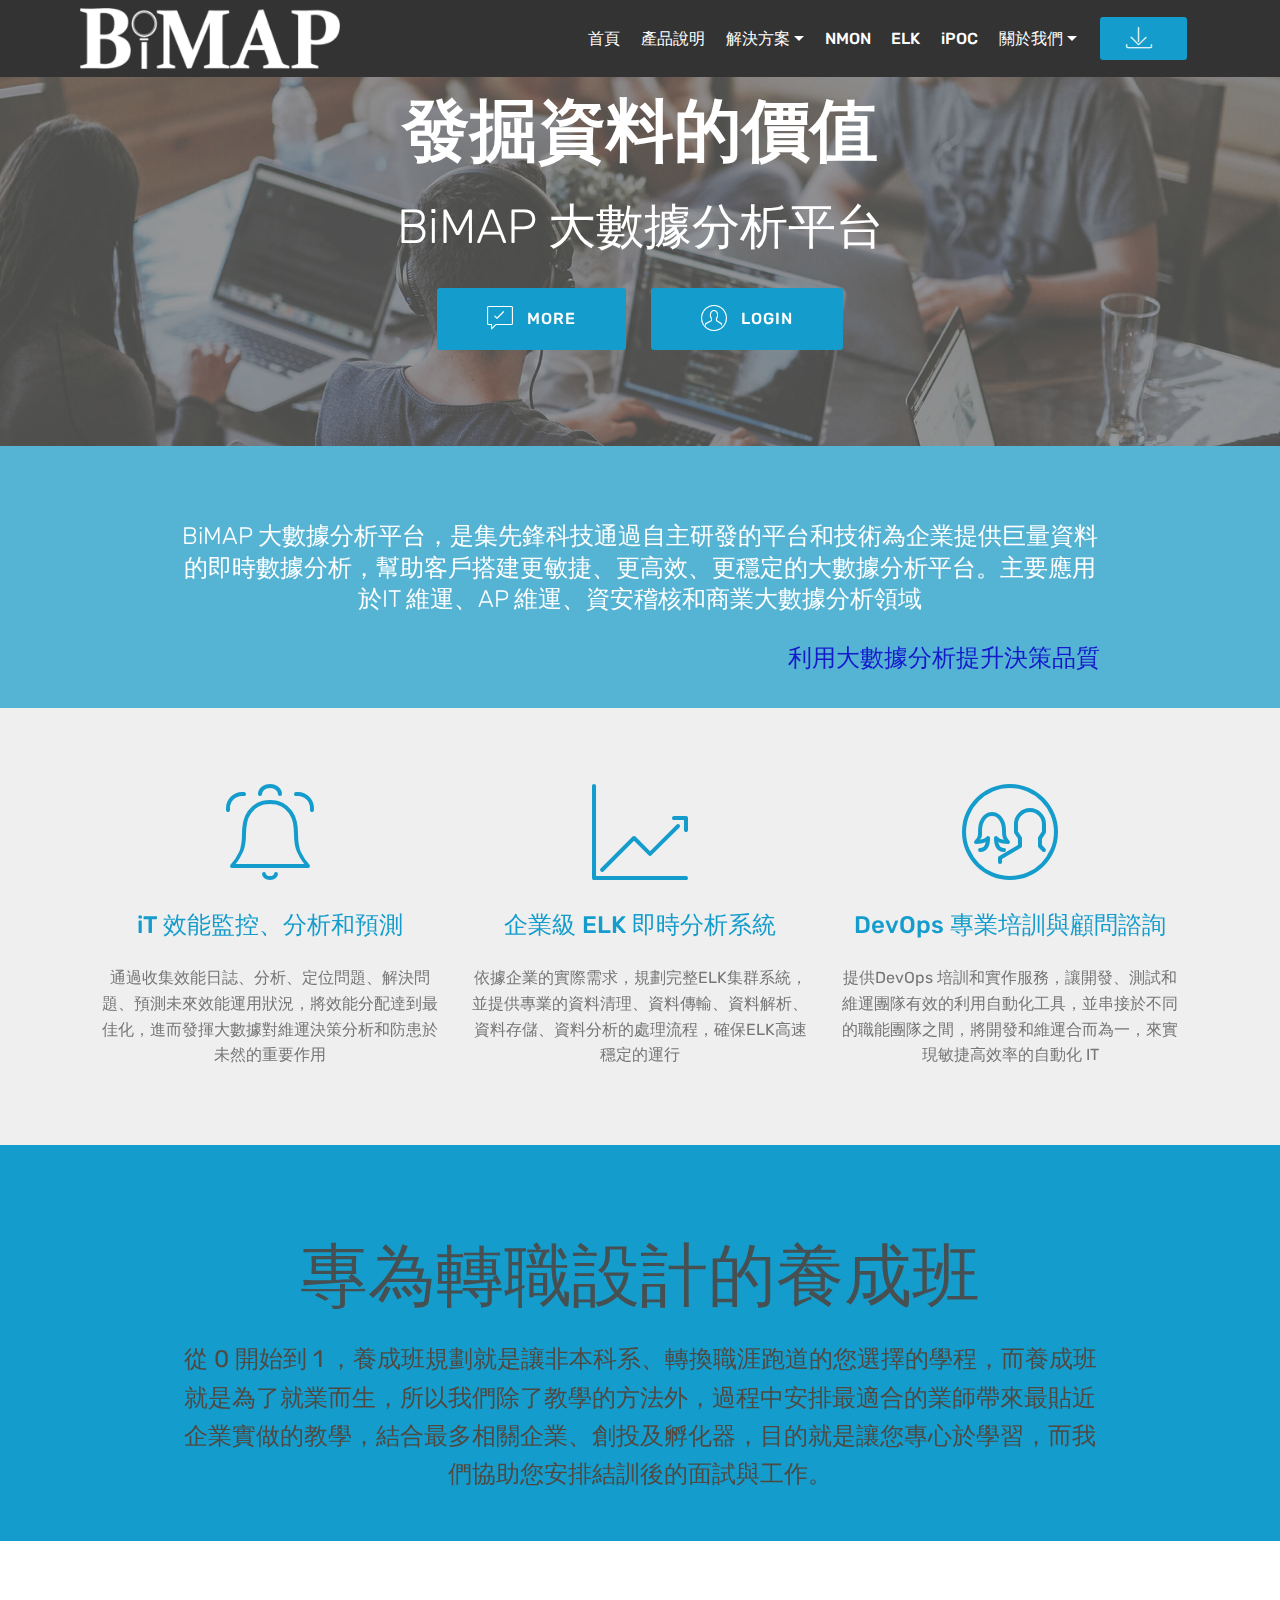
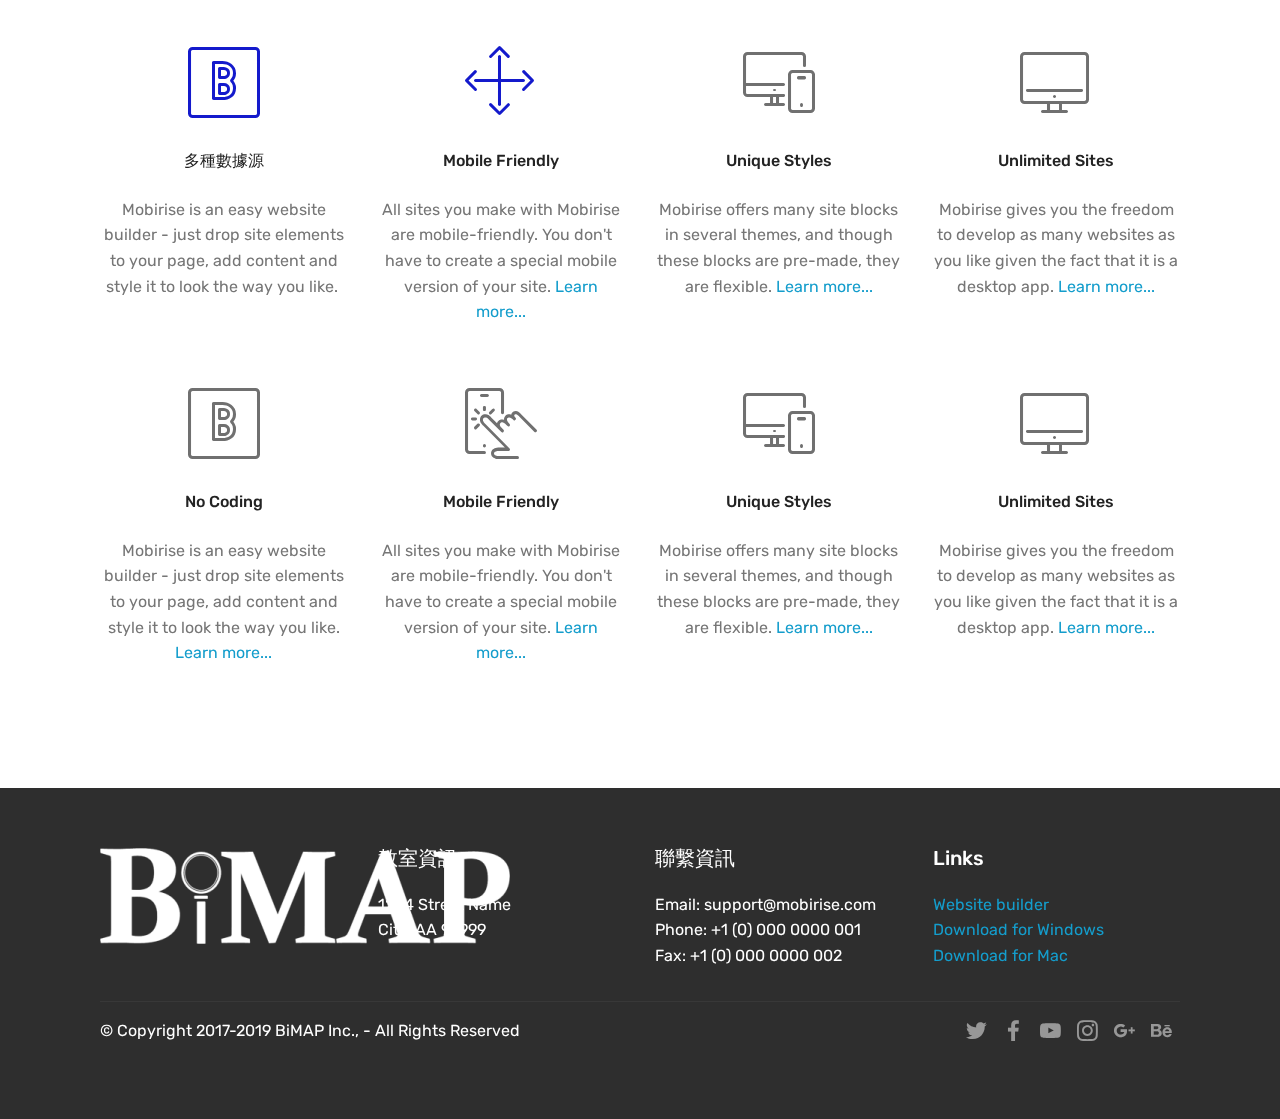
<file: index.html>
<!DOCTYPE html>
<html  >
<head>
  <!-- Site made with Mobirise Website Builder v4.9.7, https://mobirise.com -->
  <meta charset="UTF-8">
  <meta http-equiv="X-UA-Compatible" content="IE=edge">
  <meta name="generator" content="Mobirise v4.9.7, mobirise.com">
  <meta name="viewport" content="width=device-width, initial-scale=1, minimum-scale=1">
  <link rel="shortcut icon" href="assets/images/bimap-log-w-316x74.png" type="image/x-icon">
  <meta name="description" content="BiMAP 大數據分析平台">
  
  <title>BiMAP 發掘資料的價值</title>
  <link rel="stylesheet" href="assets/web/assets/mobirise-icons/mobirise-icons.css">
  <link rel="stylesheet" href="assets/tether/tether.min.css">
  <link rel="stylesheet" href="assets/bootstrap/css/bootstrap.min.css">
  <link rel="stylesheet" href="assets/bootstrap/css/bootstrap-grid.min.css">
  <link rel="stylesheet" href="assets/bootstrap/css/bootstrap-reboot.min.css">
  <link rel="stylesheet" href="assets/socicon/css/styles.css">
  <link rel="stylesheet" href="assets/dropdown/css/style.css">
  <link rel="stylesheet" href="assets/theme/css/style.css">
  <link rel="stylesheet" href="assets/mobirise/css/mbr-additional.css" type="text/css">
  
  
  
</head>
<body>
  <section class="menu cid-qTkzRZLJNu" once="menu" id="menu1-0">

    

    <nav class="navbar navbar-expand beta-menu navbar-dropdown align-items-center navbar-fixed-top navbar-toggleable-sm">
        <button class="navbar-toggler navbar-toggler-right" type="button" data-toggle="collapse" data-target="#navbarSupportedContent" aria-controls="navbarSupportedContent" aria-expanded="false" aria-label="Toggle navigation">
            <div class="hamburger">
                <span></span>
                <span></span>
                <span></span>
                <span></span>
            </div>
        </button>
        <div class="menu-logo">
            <div class="navbar-brand">
                <span class="navbar-logo">
                    <a href="https://mobirise.com">
                         <img src="assets/images/bimap-log-w-316x74.png" alt="Mobirise" title="" style="height: 3.8rem;">
                    </a>
                </span>
                <span class="navbar-caption-wrap"><a class="navbar-caption text-white display-4" href="https://mobirise.com"></a></span>
            </div>
        </div>
        <div class="collapse navbar-collapse" id="navbarSupportedContent">
            <ul class="navbar-nav nav-dropdown" data-app-modern-menu="true"><li class="nav-item">
                    <a class="nav-link link text-white display-4" href="index.html">首頁</a>
                </li><li class="nav-item"><a class="nav-link link text-white display-4" href="page2.html">產品說明</a></li><li class="nav-item dropdown"><a class="nav-link link text-white dropdown-toggle display-4" href="https://mobirise.com" data-toggle="dropdown-submenu" aria-expanded="false">解決方案</a><div class="dropdown-menu"><a class="text-white dropdown-item display-4" href="elk-enterprise.html" aria-expanded="false">企業級 ELK 日誌管理系統建置</a><a class="text-white dropdown-item display-4" href="https://mobirise.com" aria-expanded="false">iT 效能監控、分析和預測</a><a class="text-white dropdown-item display-4" href="nmons.html" aria-expanded="false">NMONs 雲端效能分析</a></div></li><li class="nav-item"><a class="nav-link link text-white display-4" href="nmons.html" aria-expanded="false">NMON</a></li><li class="nav-item"><a class="nav-link link text-white display-4" href="elk-enterprise.html" aria-expanded="false">ELK<br></a></li><li class="nav-item"><a class="nav-link link text-white display-4" href="bimap-ipoc.html" aria-expanded="false">iPOC<br></a></li><li class="nav-item dropdown"><a class="nav-link link text-white dropdown-toggle display-4" href="https://mobirise.com" data-toggle="dropdown-submenu" aria-expanded="false">關於我們</a><div class="dropdown-menu"><a class="text-white dropdown-item display-4" href="https://mobirise.com" aria-expanded="false">聯繫方式</a><a class="text-white dropdown-item display-4" href="https://mobirise.com" aria-expanded="false">企業文化</a></div></li></ul>
            <div class="navbar-buttons mbr-section-btn"><a class="btn btn-sm btn-primary display-7" href="https://mobirise.com">
                    <span class="mbri-save mbr-iconfont mbr-iconfont-btn "><br></span></a></div>
        </div>
    </nav>
</section>

<section class="engine"><a href="https://mobirise.info/b">how to create a site for free</a></section><section class="header1 cid-rmXxjf7HNp mbr-parallax-background" id="header1-11">

    

    <div class="mbr-overlay" style="opacity: 0.6; background-color: rgb(118, 118, 118);">
    </div>

    <div class="container">
        <div class="row justify-content-md-center">
            <div class="mbr-white col-md-10">
                <h1 class="mbr-section-title align-center mbr-bold pb-3 mbr-fonts-style display-1">發掘資料的價值</h1>
                <h3 class="mbr-section-subtitle align-center mbr-light pb-3 mbr-fonts-style display-2">
                    BiMAP 大數據分析平台</h3>
                
                <div class="mbr-section-btn align-center"><a class="btn btn-md btn-primary display-4" href="https://mobirise.co"><span class="mbri-cust-feedback mbr-iconfont mbr-iconfont-btn"></span>
                        MORE</a> <a class="btn btn-md btn-primary display-4" href="https://mobirise.co"><span class="mbri-user mbr-iconfont mbr-iconfont-btn"></span>
                        LOGIN</a></div>
            </div>
        </div>
    </div>

</section>

<section class="mbr-section info4 cid-rmW67sDA8e" id="info4-e">

    

    
    <div class="container">
        <div class="justify-content-center row">
            <div class="media-container-column title col-12 col-md-10">
                
                <h3 class="mbr-section-subtitle align-right mbr-light mbr-white pb-3 mbr-fonts-style display-5">BiMAP 大數據分析平台，是集先鋒科技通過自主研發的平台和技術為企業提供巨量資料的即時數據分析，幫助客戶搭建更敏捷、更高效、更穩定的大數據分析平台。主要應用於IT 維運、AP 維運、資安稽核和商業大數據分析領域</h3>
                <p class="mbr-text align-right mbr-white mbr-fonts-style display-5">&nbsp;利用大數據分析提升決策品質</p>
                
            </div>
        </div>
    </div>
</section>

<section class="features1 cid-rmXBQJAq0o" id="features1-16">
    
    

    
    <div class="container">
        <div class="media-container-row">

            <div class="card p-3 col-12 col-md-6 col-lg-4">
                <div class="card-img pb-3">
                    <span class="mbr-iconfont mbri-alert"></span>
                </div>
                <div class="card-box">
                    <h4 class="card-title py-3 mbr-fonts-style display-5">iT 效能監控、分析和預測</h4>
                    <p class="mbr-text mbr-fonts-style display-7">
                        通過收集效能日誌、分析、定位問題、解決問題、預測未來效能運用狀況，將效能分配達到最佳化，進而發揮大數據對維運決策分析和防患於未然的重要作用
                    </p>
                </div>
            </div>

            <div class="card p-3 col-12 col-md-6 col-lg-4">
                <div class="card-img pb-3">
                    <span class="mbr-iconfont mbri-growing-chart"></span>
                </div>
                <div class="card-box">
                    <h4 class="card-title py-3 mbr-fonts-style display-5">企業級 ELK 即時分析系統</h4>
                    <p class="mbr-text mbr-fonts-style display-7">
                        依據企業的實際需求，規劃完整ELK集群系統，並提供專業的資料清理、資料傳輸、資料解析、資料存儲、資料分析的處理流程，確保ELK高速穩定的運行
                    </p>
                </div>
            </div>

            <div class="card p-3 col-12 col-md-6 col-lg-4">
                <div class="card-img pb-3">
                    <span class="mbr-iconfont mbri-users"></span>
                </div>
                <div class="card-box">
                    <h4 class="card-title py-3 mbr-fonts-style display-5">DevOps 專業培訓與顧問諮詢</h4>
                    <p class="mbr-text mbr-fonts-style display-7">
                        提供DevOps 培訓和實作服務，讓開發、測試和維運團隊有效的利用自動化工具，並串接於不同的職能團隊之間，將開發和維運合而為一，來實現敏捷高效率的自動化 IT
                    </p>
                </div>
            </div>

            

        </div>

    </div>

</section>

<section class="header1 cid-rmWhLi7mH6" id="header16-r">

    

    

    <div class="container">
        <div class="row justify-content-md-center">
            <div class="col-md-10 align-center">
                <h1 class="mbr-section-title mbr-bold pb-3 mbr-fonts-style display-1"><span style="font-weight: normal;">
                    專為轉職設計的養成班
                </span></h1>
                
                <p class="mbr-text pb-3 mbr-fonts-style display-5">
                    從 0 開始到 1 ，養成班規劃就是讓非本科系、轉換職涯跑道的您選擇的學程，而養成班就是為了就業而生，所以我們除了教學的方法外，過程中安排最適合的業師帶來最貼近企業實做的教學，結合最多相關企業、創投及孵化器，目的就是讓您專心於學習，而我們協助您安排結訓後的面試與工作。
                </p>
                
            </div>
        </div>
    </div>

</section>

<section class="features5 cid-rmXHmMbJET" id="features5-19">
    
    

    
    <div class="container">
        <div class="media-container-row">

            <div class="card p-3 col-12 col-md-6 col-lg-3">
                <div class="card-img pb-3">
                    <span class="mbr-iconfont mbri-bootstrap" style="color: rgb(20, 26, 204); fill: rgb(20, 26, 204);"></span>
                </div>
                <div class="card-box">
                    <h4 class="card-title py-3 mbr-fonts-style display-7">多種數據源</h4>
                    <p class="mbr-text mbr-fonts-style display-7">
                       Mobirise is an easy website builder - just drop site elements to your page, add content and style it to look the way you like.&nbsp;</p>
                </div>
            </div>

            <div class="card p-3 col-12 col-md-6 col-lg-3">
                <div class="card-img pb-3">
                    <span class="mbr-iconfont mbri-drag-n-drop" style="color: rgb(20, 26, 204); fill: rgb(20, 26, 204);"></span>
                </div>
                <div class="card-box">
                    <h4 class="card-title py-3 mbr-fonts-style display-7">
                        Mobile Friendly
                    </h4>
                    <p class="mbr-text mbr-fonts-style display-7">
                       All sites you make with Mobirise are mobile-friendly. You don't have to create a special mobile version of your site. <a href="https://mobirise.co">Learn more...</a>
                    </p>
                </div>
            </div>

            <div class="card p-3 col-12 col-md-6 col-lg-3">
                <div class="card-img pb-3">
                    <span class="mbri-responsive mbr-iconfont"></span>
                </div>
                <div class="card-box">
                    <h4 class="card-title py-3 mbr-fonts-style display-7">
                        Unique Styles
                    </h4>
                    <p class="mbr-text mbr-fonts-style display-7">
                       Mobirise offers many site blocks in several themes, and though these blocks are pre-made, they are flexible. <a href="https://mobirise.co">Learn more...</a>
                    </p>
                </div>
            </div>

            <div class="card p-3 col-12 col-md-6 col-lg-3">
                <div class="card-img pb-3">
                    <span class="mbri-desktop mbr-iconfont"></span>
                </div>
                <div class="card-box mbr-fonts-style">
                    <h4 class="card-title py-3 display-7">
                        Unlimited Sites
                    </h4>
                    <p class="mbr-text mbr-fonts-style display-7">
                       Mobirise gives you the freedom to develop as many websites as you like given the fact that it is a desktop app. <a href="https://mobirise.co">Learn more...</a>
                    </p>
                </div>
            </div>
        </div>
    </div>
</section>

<section class="features5 cid-rmXHuz5EFr" id="features5-1a">
    
    

    
    <div class="container">
        <div class="media-container-row">

            <div class="card p-3 col-12 col-md-6 col-lg-3">
                <div class="card-img pb-3">
                    <span class="mbri-bootstrap mbr-iconfont"></span>
                </div>
                <div class="card-box">
                    <h4 class="card-title py-3 mbr-fonts-style display-7">
                        No Coding
                    </h4>
                    <p class="mbr-text mbr-fonts-style display-7">
                       Mobirise is an easy website builder - just drop site elements to your page, add content and style it to look the way you like. <a href="https://mobirise.co">Learn more...</a>
                    </p>
                </div>
            </div>

            <div class="card p-3 col-12 col-md-6 col-lg-3">
                <div class="card-img pb-3">
                    <span class="mbri-touch mbr-iconfont"></span>
                </div>
                <div class="card-box">
                    <h4 class="card-title py-3 mbr-fonts-style display-7">
                        Mobile Friendly
                    </h4>
                    <p class="mbr-text mbr-fonts-style display-7">
                       All sites you make with Mobirise are mobile-friendly. You don't have to create a special mobile version of your site. <a href="https://mobirise.co">Learn more...</a>
                    </p>
                </div>
            </div>

            <div class="card p-3 col-12 col-md-6 col-lg-3">
                <div class="card-img pb-3">
                    <span class="mbri-responsive mbr-iconfont"></span>
                </div>
                <div class="card-box">
                    <h4 class="card-title py-3 mbr-fonts-style display-7">
                        Unique Styles
                    </h4>
                    <p class="mbr-text mbr-fonts-style display-7">
                       Mobirise offers many site blocks in several themes, and though these blocks are pre-made, they are flexible. <a href="https://mobirise.co">Learn more...</a>
                    </p>
                </div>
            </div>

            <div class="card p-3 col-12 col-md-6 col-lg-3">
                <div class="card-img pb-3">
                    <span class="mbri-desktop mbr-iconfont"></span>
                </div>
                <div class="card-box mbr-fonts-style">
                    <h4 class="card-title py-3 display-7">
                        Unlimited Sites
                    </h4>
                    <p class="mbr-text mbr-fonts-style display-7">
                       Mobirise gives you the freedom to develop as many websites as you like given the fact that it is a desktop app. <a href="https://mobirise.co">Learn more...</a>
                    </p>
                </div>
            </div>
        </div>
    </div>
</section>

<section class="cid-qTkAaeaxX5" id="footer1-2">

    

    

    <div class="container">
        <div class="media-container-row content text-white">
            <div class="col-12 col-md-3">
                <div class="media-wrap">
                    <a href="https://mobirise.com/">
                        <img src="assets/images/bimap-log-w-410x96.png" alt="Mobirise" title="">
                    </a>
                </div>
            </div>
            <div class="col-12 col-md-3 mbr-fonts-style display-7">
                <h5 class="pb-3">教室資訊</h5>
                <p class="mbr-text">
                    1234 Street Name
                    <br>City, AA 99999
                </p>
            </div>
            <div class="col-12 col-md-3 mbr-fonts-style display-7">
                <h5 class="pb-3">
                    聯繫資訊
                </h5>
                <p class="mbr-text">
                    Email: support@mobirise.com
                    <br>Phone: +1 (0) 000 0000 001
                    <br>Fax: +1 (0) 000 0000 002
                </p>
            </div>
            <div class="col-12 col-md-3 mbr-fonts-style display-7">
                <h5 class="pb-3">
                    Links
                </h5>
                <p class="mbr-text">
                    <a class="text-primary" href="https://mobirise.com/">Website builder</a>
                    <br><a class="text-primary" href="https://mobirise.com/mobirise-free-win.zip">Download for Windows</a>
                    <br><a class="text-primary" href="https://mobirise.com/mobirise-free-mac.zip">Download for Mac</a>
                </p>
            </div>
        </div>
        <div class="footer-lower">
            <div class="media-container-row">
                <div class="col-sm-12">
                    <hr>
                </div>
            </div>
            <div class="media-container-row mbr-white">
                <div class="col-sm-6 copyright">
                    <p class="mbr-text mbr-fonts-style display-7">
                        © Copyright 2017-2019 BiMAP Inc., - All Rights Reserved
                    </p>
                </div>
                <div class="col-md-6">
                    <div class="social-list align-right">
                        <div class="soc-item">
                            <a href="https://twitter.com/mobirise" target="_blank">
                                <span class="socicon-twitter socicon mbr-iconfont mbr-iconfont-social"></span>
                            </a>
                        </div>
                        <div class="soc-item">
                            <a href="https://www.facebook.com/pages/Mobirise/1616226671953247" target="_blank">
                                <span class="socicon-facebook socicon mbr-iconfont mbr-iconfont-social"></span>
                            </a>
                        </div>
                        <div class="soc-item">
                            <a href="https://www.youtube.com/c/mobirise" target="_blank">
                                <span class="socicon-youtube socicon mbr-iconfont mbr-iconfont-social"></span>
                            </a>
                        </div>
                        <div class="soc-item">
                            <a href="https://instagram.com/mobirise" target="_blank">
                                <span class="socicon-instagram socicon mbr-iconfont mbr-iconfont-social"></span>
                            </a>
                        </div>
                        <div class="soc-item">
                            <a href="https://plus.google.com/u/0/+Mobirise" target="_blank">
                                <span class="socicon-googleplus socicon mbr-iconfont mbr-iconfont-social"></span>
                            </a>
                        </div>
                        <div class="soc-item">
                            <a href="https://www.behance.net/Mobirise" target="_blank">
                                <span class="socicon-behance socicon mbr-iconfont mbr-iconfont-social"></span>
                            </a>
                        </div>
                    </div>
                </div>
            </div>
        </div>
    </div>
</section>


  <script src="assets/web/assets/jquery/jquery.min.js"></script>
  <script src="assets/popper/popper.min.js"></script>
  <script src="assets/tether/tether.min.js"></script>
  <script src="assets/bootstrap/js/bootstrap.min.js"></script>
  <script src="assets/dropdown/js/script.min.js"></script>
  <script src="assets/touchswipe/jquery.touch-swipe.min.js"></script>
  <script src="assets/parallax/jarallax.min.js"></script>
  <script src="assets/smoothscroll/smooth-scroll.js"></script>
  <script src="assets/theme/js/script.js"></script>
  
  
</body>
</html>
</file>
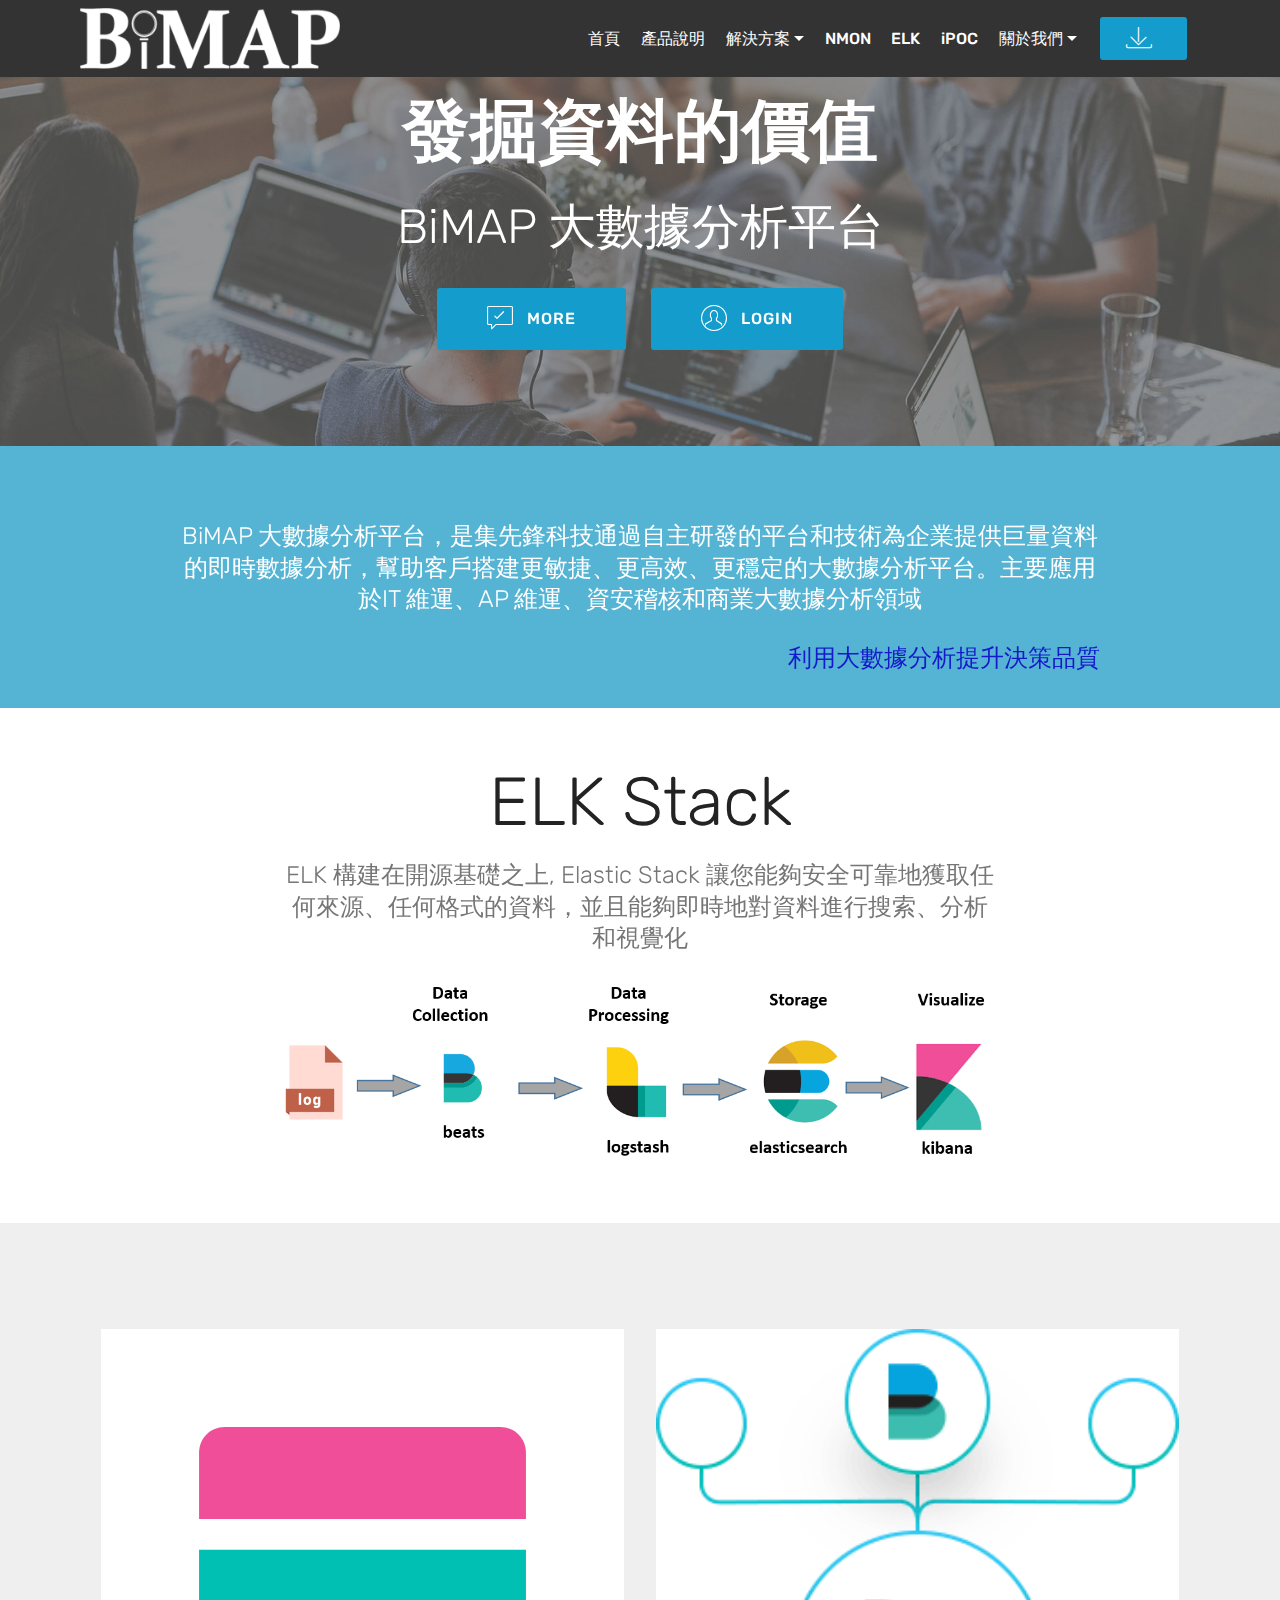
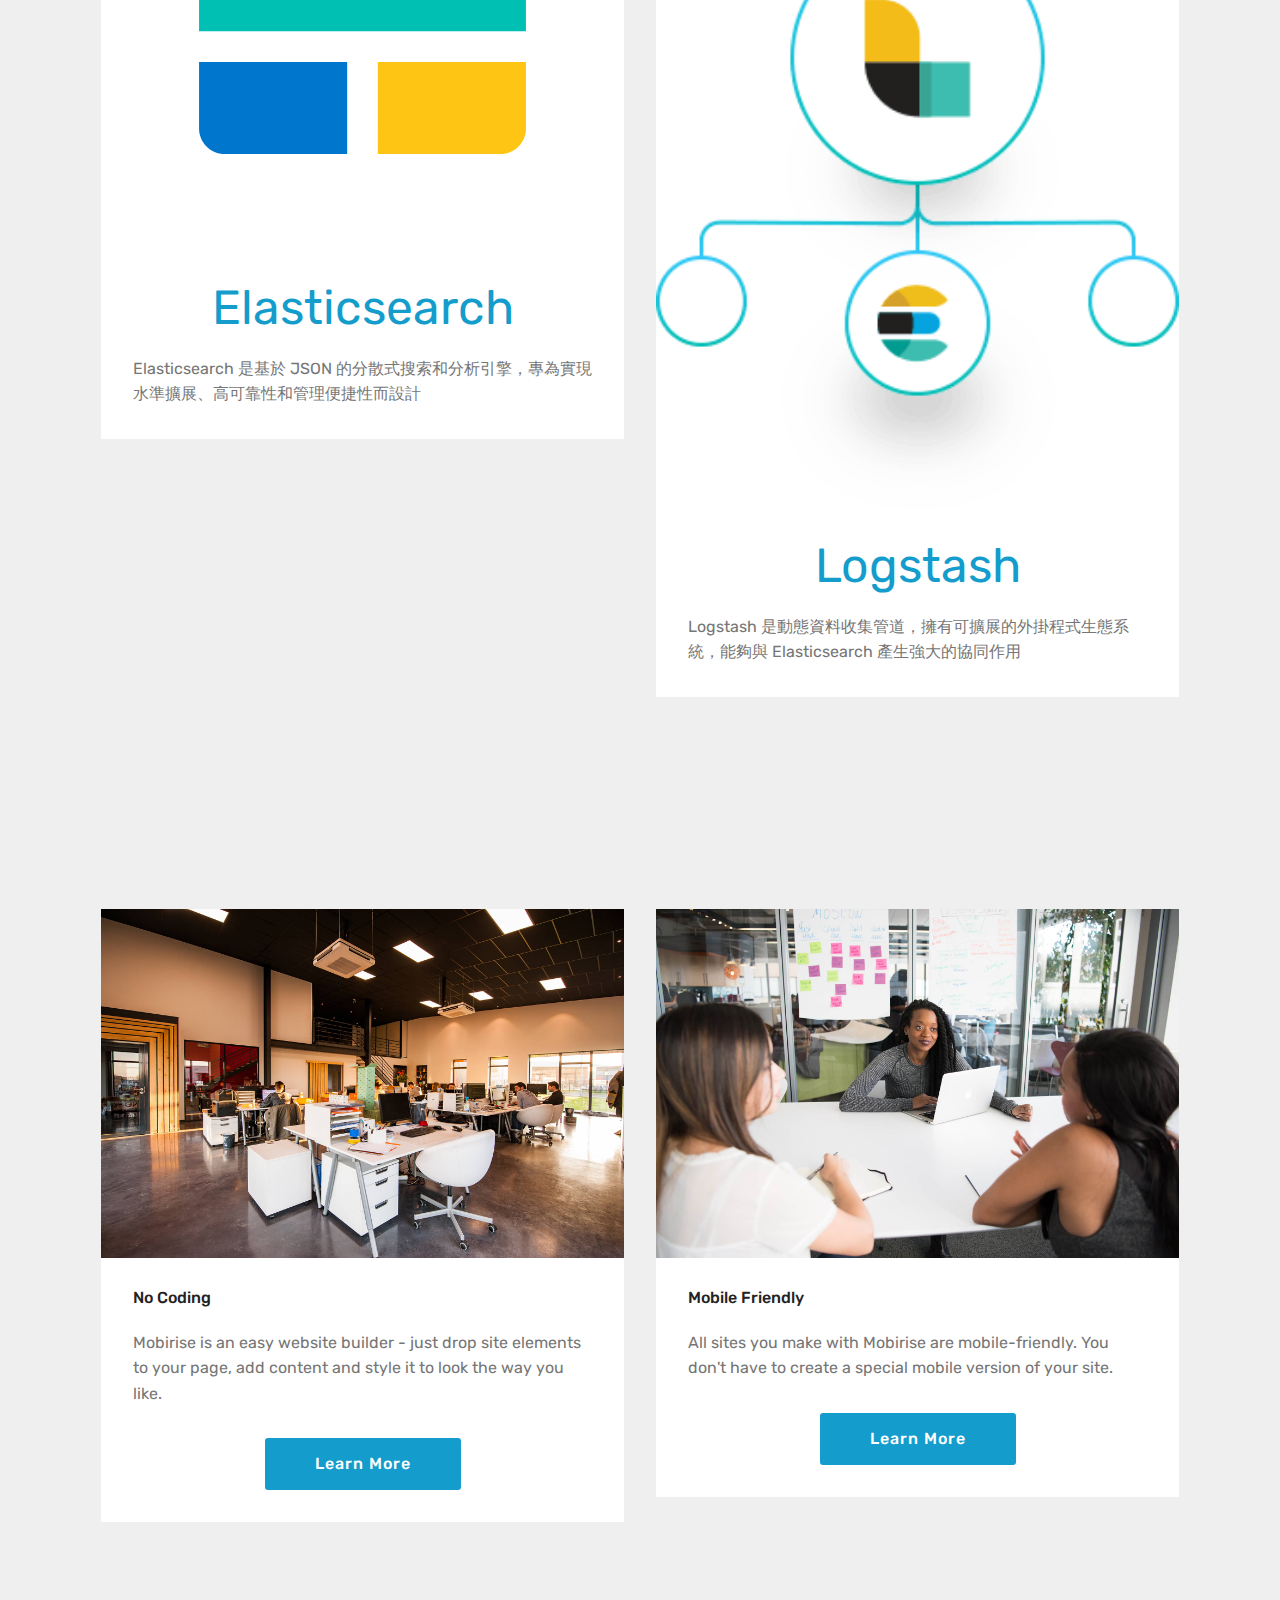
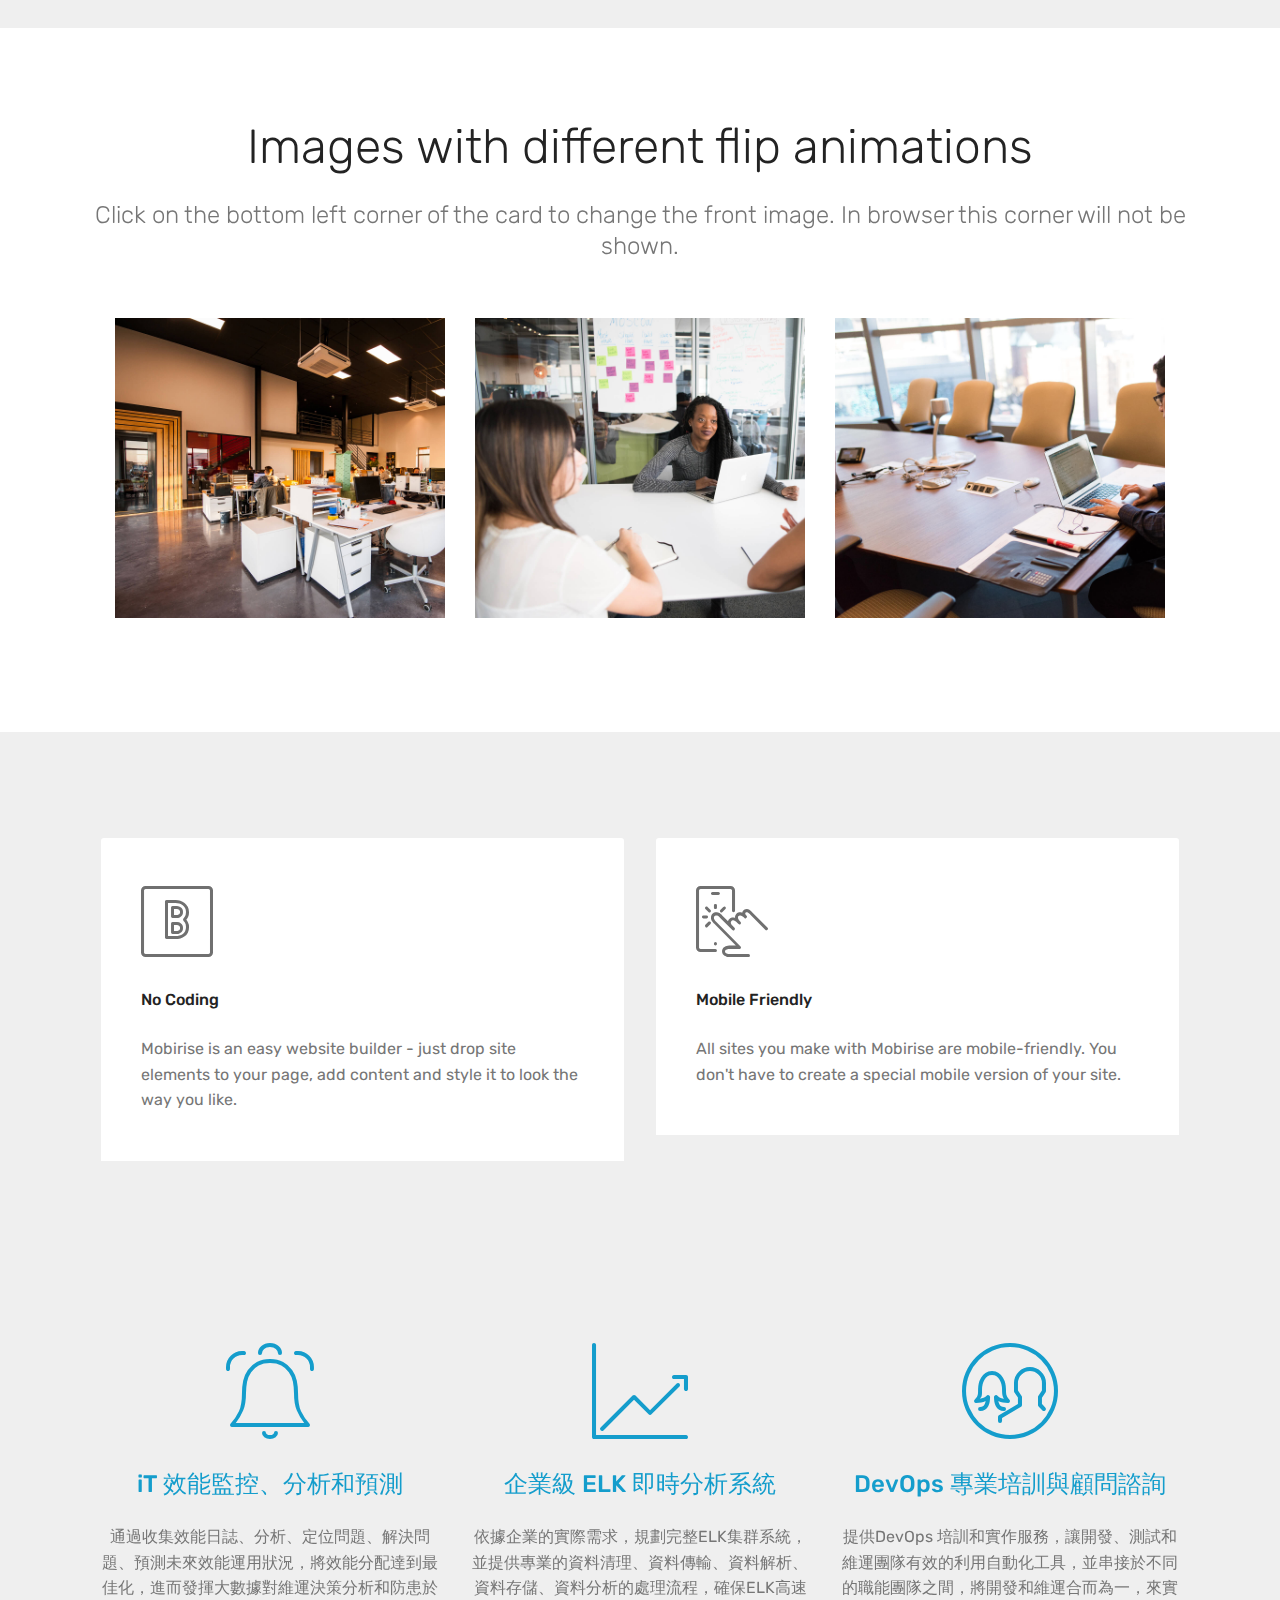
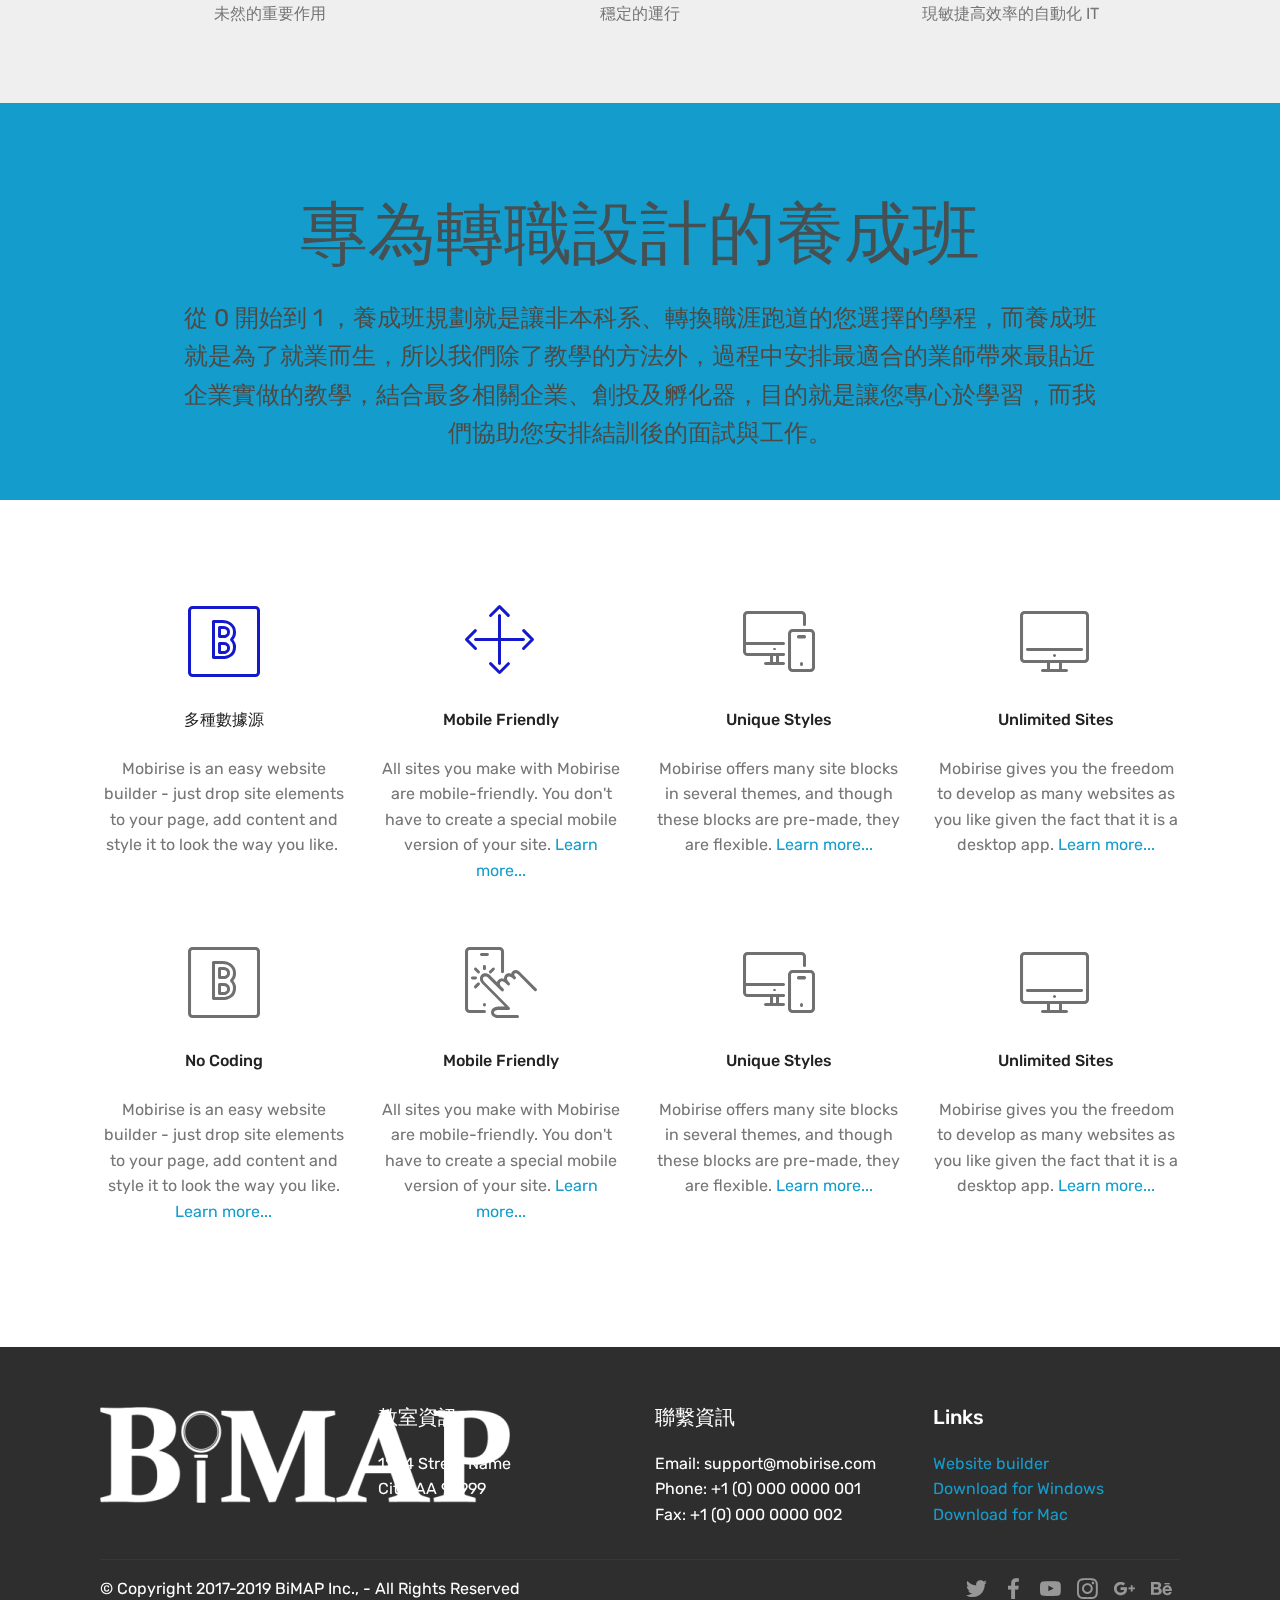
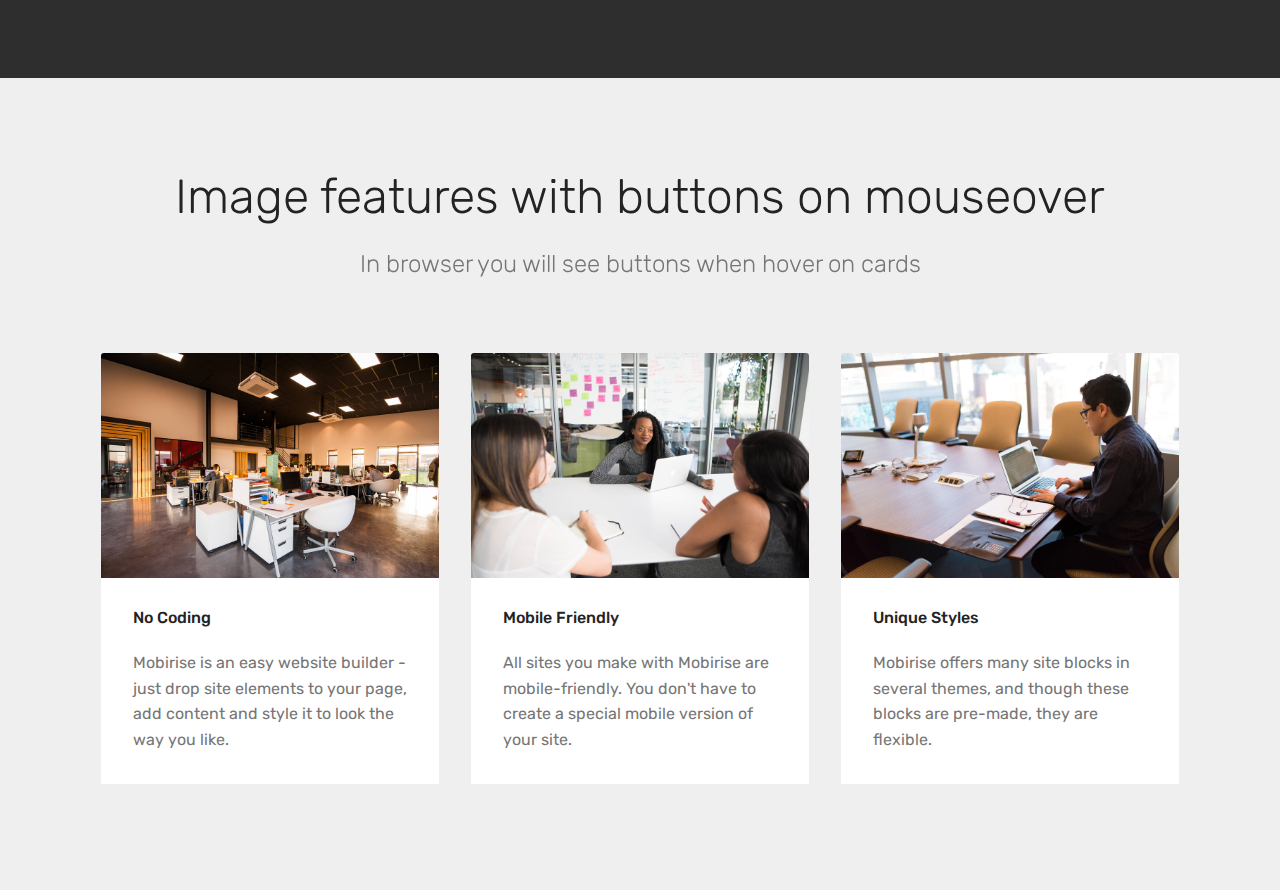
<file: bimap-ipoc.html>
<!DOCTYPE html>
<html  >
<head>
  <!-- Site made with Mobirise Website Builder v4.9.7, https://mobirise.com -->
  <meta charset="UTF-8">
  <meta http-equiv="X-UA-Compatible" content="IE=edge">
  <meta name="generator" content="Mobirise v4.9.7, mobirise.com">
  <meta name="viewport" content="width=device-width, initial-scale=1, minimum-scale=1">
  <link rel="shortcut icon" href="assets/images/bimap-log-w-316x74.png" type="image/x-icon">
  <meta name="description" content="BiMAP-iPOC 維運大數據分析">
  
  <title>iT 效能監控、分析和預測</title>
  <link rel="stylesheet" href="assets/web/assets/mobirise-icons/mobirise-icons.css">
  <link rel="stylesheet" href="assets/tether/tether.min.css">
  <link rel="stylesheet" href="assets/bootstrap/css/bootstrap.min.css">
  <link rel="stylesheet" href="assets/bootstrap/css/bootstrap-grid.min.css">
  <link rel="stylesheet" href="assets/bootstrap/css/bootstrap-reboot.min.css">
  <link rel="stylesheet" href="assets/socicon/css/styles.css">
  <link rel="stylesheet" href="assets/dropdown/css/style.css">
  <link rel="stylesheet" href="assets/theme/css/style.css">
  <link rel="stylesheet" href="assets/mobirise/css/mbr-additional.css" type="text/css">
  
  
  
</head>
<body>
  <section class="menu cid-qTkzRZLJNu" once="menu" id="menu1-0">

    

    <nav class="navbar navbar-expand beta-menu navbar-dropdown align-items-center navbar-fixed-top navbar-toggleable-sm">
        <button class="navbar-toggler navbar-toggler-right" type="button" data-toggle="collapse" data-target="#navbarSupportedContent" aria-controls="navbarSupportedContent" aria-expanded="false" aria-label="Toggle navigation">
            <div class="hamburger">
                <span></span>
                <span></span>
                <span></span>
                <span></span>
            </div>
        </button>
        <div class="menu-logo">
            <div class="navbar-brand">
                <span class="navbar-logo">
                    <a href="https://mobirise.com">
                         <img src="assets/images/bimap-log-w-316x74.png" alt="Mobirise" title="" style="height: 3.8rem;">
                    </a>
                </span>
                <span class="navbar-caption-wrap"><a class="navbar-caption text-white display-4" href="https://mobirise.com"></a></span>
            </div>
        </div>
        <div class="collapse navbar-collapse" id="navbarSupportedContent">
            <ul class="navbar-nav nav-dropdown" data-app-modern-menu="true"><li class="nav-item">
                    <a class="nav-link link text-white display-4" href="index.html">首頁</a>
                </li><li class="nav-item"><a class="nav-link link text-white display-4" href="page2.html">產品說明</a></li><li class="nav-item dropdown"><a class="nav-link link text-white dropdown-toggle display-4" href="https://mobirise.com" data-toggle="dropdown-submenu" aria-expanded="false">解決方案</a><div class="dropdown-menu"><a class="text-white dropdown-item display-4" href="elk-enterprise.html" aria-expanded="false">企業級 ELK 日誌管理系統建置</a><a class="text-white dropdown-item display-4" href="https://mobirise.com" aria-expanded="false">iT 效能監控、分析和預測</a><a class="text-white dropdown-item display-4" href="nmons.html" aria-expanded="false">NMONs 雲端效能分析</a></div></li><li class="nav-item"><a class="nav-link link text-white display-4" href="nmons.html" aria-expanded="false">NMON</a></li><li class="nav-item"><a class="nav-link link text-white display-4" href="elk-enterprise.html" aria-expanded="false">ELK<br></a></li><li class="nav-item"><a class="nav-link link text-white display-4" href="bimap-ipoc.html" aria-expanded="false">iPOC<br></a></li><li class="nav-item dropdown"><a class="nav-link link text-white dropdown-toggle display-4" href="https://mobirise.com" data-toggle="dropdown-submenu" aria-expanded="false">關於我們</a><div class="dropdown-menu"><a class="text-white dropdown-item display-4" href="https://mobirise.com" aria-expanded="false">聯繫方式</a><a class="text-white dropdown-item display-4" href="https://mobirise.com" aria-expanded="false">企業文化</a></div></li></ul>
            <div class="navbar-buttons mbr-section-btn"><a class="btn btn-sm btn-primary display-7" href="https://mobirise.com">
                    <span class="mbri-save mbr-iconfont mbr-iconfont-btn "><br></span></a></div>
        </div>
    </nav>
</section>

<section class="engine"><a href="https://mobirise.info/m">site design templates</a></section><section class="header1 cid-rmXxjf7HNp mbr-parallax-background" id="header1-11">

    

    <div class="mbr-overlay" style="opacity: 0.6; background-color: rgb(118, 118, 118);">
    </div>

    <div class="container">
        <div class="row justify-content-md-center">
            <div class="mbr-white col-md-10">
                <h1 class="mbr-section-title align-center mbr-bold pb-3 mbr-fonts-style display-1">發掘資料的價值</h1>
                <h3 class="mbr-section-subtitle align-center mbr-light pb-3 mbr-fonts-style display-2">
                    BiMAP 大數據分析平台</h3>
                
                <div class="mbr-section-btn align-center"><a class="btn btn-md btn-primary display-4" href="https://mobirise.co"><span class="mbri-cust-feedback mbr-iconfont mbr-iconfont-btn"></span>
                        MORE</a> <a class="btn btn-md btn-primary display-4" href="https://mobirise.co"><span class="mbri-user mbr-iconfont mbr-iconfont-btn"></span>
                        LOGIN</a></div>
            </div>
        </div>
    </div>

</section>

<section class="mbr-section info4 cid-rmW67sDA8e" id="info4-e">

    

    
    <div class="container">
        <div class="justify-content-center row">
            <div class="media-container-column title col-12 col-md-10">
                
                <h3 class="mbr-section-subtitle align-right mbr-light mbr-white pb-3 mbr-fonts-style display-5">BiMAP 大數據分析平台，是集先鋒科技通過自主研發的平台和技術為企業提供巨量資料的即時數據分析，幫助客戶搭建更敏捷、更高效、更穩定的大數據分析平台。主要應用於IT 維運、AP 維運、資安稽核和商業大數據分析領域</h3>
                <p class="mbr-text align-right mbr-white mbr-fonts-style display-5">&nbsp;利用大數據分析提升決策品質</p>
                
            </div>
        </div>
    </div>
</section>

<section class="mbr-section content4 cid-rmYiXv0xLP" id="content4-1h">

    

    <div class="container">
        <div class="media-container-row">
            <div class="title col-12 col-md-8">
                <h2 class="align-center pb-3 mbr-fonts-style display-1">ELK Stack</h2>
                <h3 class="mbr-section-subtitle align-center mbr-light mbr-fonts-style display-5">ELK 構建在開源基礎之上, Elastic Stack 讓您能夠安全可靠地獲取任何來源、任何格式的資料，並且能夠即時地對資料進行搜索、分析和視覺化</h3>
                
            </div>
        </div>
    </div>
</section>

<section class="cid-rmYjeQ9jnI" id="image1-1j">

    

    <figure class="mbr-figure container">
        <div class="image-block" style="width: 66%;">
            <img src="assets/images/image-preview-16-1186x301.png" width="1400" alt="Mobirise" title="">
            
        </div>
    </figure>
</section>

<section class="features3 cid-rmYp4M9pRW" id="features3-1n">

    

    
    <div class="container">
        <div class="media-container-row">
            <div class="card p-3 col-12 col-md-6">
                <div class="card-wrapper">
                    <div class="card-img">
                        <img src="assets/images/icon-elastic-stack-bb.svg" alt="Mobirise" title="">
                    </div>
                    <div class="card-box">
                        <h4 class="card-title mbr-fonts-style display-2"><a href="https://www.elastic.co/cn/products/elasticsearch" target="_blank">Elasticsearch</a></h4>
                        <p class="mbr-text mbr-fonts-style display-7">
                            Elasticsearch 是基於 JSON 的分散式搜索和分析引擎，專為實現水準擴展、高可靠性和管理便捷性而設計</p>
                    </div>
                    
                </div>
            </div>

            <div class="card p-3 col-12 col-md-6">
                <div class="card-wrapper">
                    <div class="card-img">
                        <img src="assets/images/logstash-img1-288x430.png" alt="Mobirise" title="">
                    </div>
                    <div class="card-box">
                        <h4 class="card-title mbr-fonts-style display-2">
                            <a href="https://www.elastic.co/cn/products/logstash" target="_blank">Logstash</a></h4>
                        <p class="mbr-text mbr-fonts-style display-7">
                            Logstash 是動態資料收集管道，擁有可擴展的外掛程式生態系統，能夠與 Elasticsearch 產生強大的協同作用
                        </p>
                    </div>
                    
                </div>
            </div>

            

            
        </div>
    </div>
</section>

<section class="features3 cid-rmYpbQAEnj" id="features3-1o">

    

    
    <div class="container">
        <div class="media-container-row">
            <div class="card p-3 col-12 col-md-6">
                <div class="card-wrapper">
                    <div class="card-img">
                        <img src="assets/images/background1.jpg" alt="Mobirise">
                    </div>
                    <div class="card-box">
                        <h4 class="card-title mbr-fonts-style display-7">
                            No Coding
                        </h4>
                        <p class="mbr-text mbr-fonts-style display-7">
                            Mobirise is an easy website builder - just drop site elements to your page, add content and style it to look the way you like.
                        </p>
                    </div>
                    <div class="mbr-section-btn text-center">
                        <a href="https://mobirise.co" class="btn btn-primary display-4">
                            Learn More
                        </a>
                    </div>
                </div>
            </div>

            <div class="card p-3 col-12 col-md-6">
                <div class="card-wrapper">
                    <div class="card-img">
                        <img src="assets/images/background2.jpg" alt="Mobirise">
                    </div>
                    <div class="card-box">
                        <h4 class="card-title mbr-fonts-style display-7">
                            Mobile Friendly
                        </h4>
                        <p class="mbr-text mbr-fonts-style display-7">
                            All sites you make with Mobirise are mobile-friendly. You don't have to create a special mobile version of your site.
                        </p>
                    </div>
                    <div class="mbr-section-btn text-center">
                        <a href="https://mobirise.co" class="btn btn-primary display-4">
                            Learn More
                        </a>
                    </div>
                </div>
            </div>

            

            
        </div>
    </div>
</section>

<section class="features15 cid-rmYoU8sTU4" id="features15-1l">

    

    
    <div class="container">
        <h2 class="mbr-section-title pb-3 align-center mbr-fonts-style display-2">
            Images with different flip animations
        </h2>
        <h3 class="mbr-section-subtitle display-5 align-center mbr-fonts-style">
            Click on the bottom left corner of the card to change the front image. In browser this corner will not be shown.
        </h3>

        <div class="media-container-row container pt-5 mt-2">

            <div class="col-12 col-md-6 mb-4 col-lg-4">
                <div class="card flip-card p-5 align-center">
                    <div class="card-front card_cont">
                        <img src="assets/images/background1.jpg" alt="Mobirise">
                    </div>
                    <div class="card_back card_cont">
                        <h4 class="card-title display-5 py-2 mbr-fonts-style">
                            Over 400 Amazing Blocks
                        </h4>
                        <p class="mbr-text mbr-fonts-style display-7">
                            Mobirise offers several themes that include sliders, galleries, article blocks, counters, accordions, video and many more.
                        </p>
                    </div>
                </div>
            </div>

            <div class="col-12 col-md-6 mb-4 col-lg-4">
                
                <div class="card flip-card p-5 align-center">
                    <div class="card-front card_cont">
                        <img src="assets/images/background2.jpg" alt="Mobirise">
                    </div>
                    <div class="card_back card_cont">
                        <h4 class="card-title py-2 mbr-fonts-style display-5">
                            Easy and Simple to Use
                        </h4>
                        <p class="mbr-text mbr-fonts-style display-7">
                            Drop the blocks into the page, edit content inline and publish - no technical skills required.
                        </p>
                    </div>
                </div>
            </div>
            
            <div class="col-12 col-md-6 mb-4 col-lg-4">
                <div class="card flip-card p-5 align-center">
                    <div class="card-front card_cont">
                        <img src="assets/images/background3.jpg" alt="Mobirise">
                    </div>
                    <div class="card_back card_cont">
                        <h4 class="card-title py-2 mbr-fonts-style display-5">
                            Unlimited Sites
                        </h4>
                        <p class="mbr-text mbr-fonts-style display-7">
                            Mobirise gives you the freedom to develop as many websites as you like given the fact that it is a desktop app.
                        </p>
                    </div>
                </div> 
            </div>

            
        </div>
</div></section>

<section class="features6 cid-rmYlOTFKb8" id="features6-1k">
    
    

    
    <div class="container">
        <div class="media-container-row">

            <div class="card p-3 col-12 col-md-6">
                <div class="card-img pb-3">
                    <span class="mbri-bootstrap mbr-iconfont"></span>
                </div>
                <div class="card-box">
                    <h4 class="card-title py-3 mbr-fonts-style display-7">
                        No Coding
                    </h4>
                    <p class="mbr-text mbr-fonts-style display-7">
                       Mobirise is an easy website builder - just drop site elements to your page, add content and style it to look the way you like.
                    </p>
                </div>
            </div>

            <div class="card p-3 col-12 col-md-6">
                <div class="card-img pb-3">
                    <span class="mbri-touch mbr-iconfont"></span>
                </div>
                <div class="card-box">
                    <h4 class="card-title py-3 mbr-fonts-style display-7">
                        Mobile Friendly
                    </h4>
                    <p class="mbr-text mbr-fonts-style display-7">
                       All sites you make with Mobirise are mobile-friendly. You don't have to create a special mobile version of your site.
                    </p>
                </div>
            </div>

            

            

        </div>

    </div>

</section>

<section class="features1 cid-rmXBQJAq0o" id="features1-16">
    
    

    
    <div class="container">
        <div class="media-container-row">

            <div class="card p-3 col-12 col-md-6 col-lg-4">
                <div class="card-img pb-3">
                    <span class="mbr-iconfont mbri-alert"></span>
                </div>
                <div class="card-box">
                    <h4 class="card-title py-3 mbr-fonts-style display-5">iT 效能監控、分析和預測</h4>
                    <p class="mbr-text mbr-fonts-style display-7">
                        通過收集效能日誌、分析、定位問題、解決問題、預測未來效能運用狀況，將效能分配達到最佳化，進而發揮大數據對維運決策分析和防患於未然的重要作用
                    </p>
                </div>
            </div>

            <div class="card p-3 col-12 col-md-6 col-lg-4">
                <div class="card-img pb-3">
                    <span class="mbr-iconfont mbri-growing-chart"></span>
                </div>
                <div class="card-box">
                    <h4 class="card-title py-3 mbr-fonts-style display-5">企業級 ELK 即時分析系統</h4>
                    <p class="mbr-text mbr-fonts-style display-7">
                        依據企業的實際需求，規劃完整ELK集群系統，並提供專業的資料清理、資料傳輸、資料解析、資料存儲、資料分析的處理流程，確保ELK高速穩定的運行
                    </p>
                </div>
            </div>

            <div class="card p-3 col-12 col-md-6 col-lg-4">
                <div class="card-img pb-3">
                    <span class="mbr-iconfont mbri-users"></span>
                </div>
                <div class="card-box">
                    <h4 class="card-title py-3 mbr-fonts-style display-5">DevOps 專業培訓與顧問諮詢</h4>
                    <p class="mbr-text mbr-fonts-style display-7">
                        提供DevOps 培訓和實作服務，讓開發、測試和維運團隊有效的利用自動化工具，並串接於不同的職能團隊之間，將開發和維運合而為一，來實現敏捷高效率的自動化 IT
                    </p>
                </div>
            </div>

            

        </div>

    </div>

</section>

<section class="header1 cid-rmWhLi7mH6" id="header16-r">

    

    

    <div class="container">
        <div class="row justify-content-md-center">
            <div class="col-md-10 align-center">
                <h1 class="mbr-section-title mbr-bold pb-3 mbr-fonts-style display-1"><span style="font-weight: normal;">
                    專為轉職設計的養成班
                </span></h1>
                
                <p class="mbr-text pb-3 mbr-fonts-style display-5">
                    從 0 開始到 1 ，養成班規劃就是讓非本科系、轉換職涯跑道的您選擇的學程，而養成班就是為了就業而生，所以我們除了教學的方法外，過程中安排最適合的業師帶來最貼近企業實做的教學，結合最多相關企業、創投及孵化器，目的就是讓您專心於學習，而我們協助您安排結訓後的面試與工作。
                </p>
                
            </div>
        </div>
    </div>

</section>

<section class="features5 cid-rmXHmMbJET" id="features5-19">
    
    

    
    <div class="container">
        <div class="media-container-row">

            <div class="card p-3 col-12 col-md-6 col-lg-3">
                <div class="card-img pb-3">
                    <span class="mbr-iconfont mbri-bootstrap" style="color: rgb(20, 26, 204); fill: rgb(20, 26, 204);"></span>
                </div>
                <div class="card-box">
                    <h4 class="card-title py-3 mbr-fonts-style display-7">多種數據源</h4>
                    <p class="mbr-text mbr-fonts-style display-7">
                       Mobirise is an easy website builder - just drop site elements to your page, add content and style it to look the way you like.&nbsp;</p>
                </div>
            </div>

            <div class="card p-3 col-12 col-md-6 col-lg-3">
                <div class="card-img pb-3">
                    <span class="mbr-iconfont mbri-drag-n-drop" style="color: rgb(20, 26, 204); fill: rgb(20, 26, 204);"></span>
                </div>
                <div class="card-box">
                    <h4 class="card-title py-3 mbr-fonts-style display-7">
                        Mobile Friendly
                    </h4>
                    <p class="mbr-text mbr-fonts-style display-7">
                       All sites you make with Mobirise are mobile-friendly. You don't have to create a special mobile version of your site. <a href="https://mobirise.co">Learn more...</a>
                    </p>
                </div>
            </div>

            <div class="card p-3 col-12 col-md-6 col-lg-3">
                <div class="card-img pb-3">
                    <span class="mbri-responsive mbr-iconfont"></span>
                </div>
                <div class="card-box">
                    <h4 class="card-title py-3 mbr-fonts-style display-7">
                        Unique Styles
                    </h4>
                    <p class="mbr-text mbr-fonts-style display-7">
                       Mobirise offers many site blocks in several themes, and though these blocks are pre-made, they are flexible. <a href="https://mobirise.co">Learn more...</a>
                    </p>
                </div>
            </div>

            <div class="card p-3 col-12 col-md-6 col-lg-3">
                <div class="card-img pb-3">
                    <span class="mbri-desktop mbr-iconfont"></span>
                </div>
                <div class="card-box mbr-fonts-style">
                    <h4 class="card-title py-3 display-7">
                        Unlimited Sites
                    </h4>
                    <p class="mbr-text mbr-fonts-style display-7">
                       Mobirise gives you the freedom to develop as many websites as you like given the fact that it is a desktop app. <a href="https://mobirise.co">Learn more...</a>
                    </p>
                </div>
            </div>
        </div>
    </div>
</section>

<section class="features5 cid-rmXHuz5EFr" id="features5-1a">
    
    

    
    <div class="container">
        <div class="media-container-row">

            <div class="card p-3 col-12 col-md-6 col-lg-3">
                <div class="card-img pb-3">
                    <span class="mbri-bootstrap mbr-iconfont"></span>
                </div>
                <div class="card-box">
                    <h4 class="card-title py-3 mbr-fonts-style display-7">
                        No Coding
                    </h4>
                    <p class="mbr-text mbr-fonts-style display-7">
                       Mobirise is an easy website builder - just drop site elements to your page, add content and style it to look the way you like. <a href="https://mobirise.co">Learn more...</a>
                    </p>
                </div>
            </div>

            <div class="card p-3 col-12 col-md-6 col-lg-3">
                <div class="card-img pb-3">
                    <span class="mbri-touch mbr-iconfont"></span>
                </div>
                <div class="card-box">
                    <h4 class="card-title py-3 mbr-fonts-style display-7">
                        Mobile Friendly
                    </h4>
                    <p class="mbr-text mbr-fonts-style display-7">
                       All sites you make with Mobirise are mobile-friendly. You don't have to create a special mobile version of your site. <a href="https://mobirise.co">Learn more...</a>
                    </p>
                </div>
            </div>

            <div class="card p-3 col-12 col-md-6 col-lg-3">
                <div class="card-img pb-3">
                    <span class="mbri-responsive mbr-iconfont"></span>
                </div>
                <div class="card-box">
                    <h4 class="card-title py-3 mbr-fonts-style display-7">
                        Unique Styles
                    </h4>
                    <p class="mbr-text mbr-fonts-style display-7">
                       Mobirise offers many site blocks in several themes, and though these blocks are pre-made, they are flexible. <a href="https://mobirise.co">Learn more...</a>
                    </p>
                </div>
            </div>

            <div class="card p-3 col-12 col-md-6 col-lg-3">
                <div class="card-img pb-3">
                    <span class="mbri-desktop mbr-iconfont"></span>
                </div>
                <div class="card-box mbr-fonts-style">
                    <h4 class="card-title py-3 display-7">
                        Unlimited Sites
                    </h4>
                    <p class="mbr-text mbr-fonts-style display-7">
                       Mobirise gives you the freedom to develop as many websites as you like given the fact that it is a desktop app. <a href="https://mobirise.co">Learn more...</a>
                    </p>
                </div>
            </div>
        </div>
    </div>
</section>

<section class="cid-qTkAaeaxX5" id="footer1-2">

    

    

    <div class="container">
        <div class="media-container-row content text-white">
            <div class="col-12 col-md-3">
                <div class="media-wrap">
                    <a href="https://mobirise.com/">
                        <img src="assets/images/bimap-log-w-410x96.png" alt="Mobirise" title="">
                    </a>
                </div>
            </div>
            <div class="col-12 col-md-3 mbr-fonts-style display-7">
                <h5 class="pb-3">教室資訊</h5>
                <p class="mbr-text">
                    1234 Street Name
                    <br>City, AA 99999
                </p>
            </div>
            <div class="col-12 col-md-3 mbr-fonts-style display-7">
                <h5 class="pb-3">
                    聯繫資訊
                </h5>
                <p class="mbr-text">
                    Email: support@mobirise.com
                    <br>Phone: +1 (0) 000 0000 001
                    <br>Fax: +1 (0) 000 0000 002
                </p>
            </div>
            <div class="col-12 col-md-3 mbr-fonts-style display-7">
                <h5 class="pb-3">
                    Links
                </h5>
                <p class="mbr-text">
                    <a class="text-primary" href="https://mobirise.com/">Website builder</a>
                    <br><a class="text-primary" href="https://mobirise.com/mobirise-free-win.zip">Download for Windows</a>
                    <br><a class="text-primary" href="https://mobirise.com/mobirise-free-mac.zip">Download for Mac</a>
                </p>
            </div>
        </div>
        <div class="footer-lower">
            <div class="media-container-row">
                <div class="col-sm-12">
                    <hr>
                </div>
            </div>
            <div class="media-container-row mbr-white">
                <div class="col-sm-6 copyright">
                    <p class="mbr-text mbr-fonts-style display-7">
                        © Copyright 2017-2019 BiMAP Inc., - All Rights Reserved
                    </p>
                </div>
                <div class="col-md-6">
                    <div class="social-list align-right">
                        <div class="soc-item">
                            <a href="https://twitter.com/mobirise" target="_blank">
                                <span class="socicon-twitter socicon mbr-iconfont mbr-iconfont-social"></span>
                            </a>
                        </div>
                        <div class="soc-item">
                            <a href="https://www.facebook.com/pages/Mobirise/1616226671953247" target="_blank">
                                <span class="socicon-facebook socicon mbr-iconfont mbr-iconfont-social"></span>
                            </a>
                        </div>
                        <div class="soc-item">
                            <a href="https://www.youtube.com/c/mobirise" target="_blank">
                                <span class="socicon-youtube socicon mbr-iconfont mbr-iconfont-social"></span>
                            </a>
                        </div>
                        <div class="soc-item">
                            <a href="https://instagram.com/mobirise" target="_blank">
                                <span class="socicon-instagram socicon mbr-iconfont mbr-iconfont-social"></span>
                            </a>
                        </div>
                        <div class="soc-item">
                            <a href="https://plus.google.com/u/0/+Mobirise" target="_blank">
                                <span class="socicon-googleplus socicon mbr-iconfont mbr-iconfont-social"></span>
                            </a>
                        </div>
                        <div class="soc-item">
                            <a href="https://www.behance.net/Mobirise" target="_blank">
                                <span class="socicon-behance socicon mbr-iconfont mbr-iconfont-social"></span>
                            </a>
                        </div>
                    </div>
                </div>
            </div>
        </div>
    </div>
</section>

<section class="features18 popup-btn-cards cid-rmYoYn9R9r" id="features18-1m">

    

    
    <div class="container">
        <h2 class="mbr-section-title pb-3 align-center mbr-fonts-style display-2">
            Image features with buttons on mouseover
        </h2>
        <h3 class="mbr-section-subtitle display-5 align-center mbr-fonts-style mbr-light">
            In browser you will see buttons when hover on cards
        </h3>
        <div class="media-container-row pt-5 ">
            <div class="card p-3 col-12 col-md-6 col-lg-4">
                <div class="card-wrapper ">
                    <div class="card-img">
                        <div class="mbr-overlay"></div>
                        <div class="mbr-section-btn text-center">
                            <a href="https://mobirise.co" class="btn btn-primary display-4">Learn More</a>
                        </div>
                        <img src="assets/images/background1.jpg" alt="Mobirise">
                    </div>
                    <div class="card-box">
                        <h4 class="card-title mbr-fonts-style display-7">
                            No Coding
                        </h4>
                        <p class="mbr-text mbr-fonts-style align-left display-7">
                            Mobirise is an easy website builder - just drop site elements to your page, add content and style it to look the way you like.
                        </p>
                    </div>
                </div>
            </div>
            <div class="card p-3 col-12 col-md-6 col-lg-4">
                <div class="card-wrapper">
                    <div class="card-img">
                        <div class="mbr-overlay"></div>
                        <div class="mbr-section-btn text-center">
                            <a href="https://mobirise.co" class="btn btn-primary display-4">Learn More</a>
                        </div>
                        <img src="assets/images/background2.jpg" alt="Mobirise">
                    </div>
                    <div class="card-box">
                        <h4 class="card-title mbr-fonts-style display-7">
                            Mobile Friendly
                        </h4>
                        <p class="mbr-text mbr-fonts-style display-7">
                           All sites you make with Mobirise are mobile-friendly. You don't have to create a special mobile version of your site.
                        </p>
                    </div>
                </div>
            </div>

            <div class="card p-3 col-12 col-md-6 col-lg-4">
                <div class="card-wrapper">
                    <div class="card-img">
                        <div class="mbr-overlay"></div>
                        <div class="mbr-section-btn text-center">
                            <a href="https://mobirise.co" class="btn btn-primary display-4">Learn More</a>
                        </div>
                        <img src="assets/images/background3.jpg" alt="Mobirise">
                    </div>
                    <div class="card-box">
                        <h4 class="card-title mbr-fonts-style display-7">
                            Unique Styles
                        </h4>
                        <p class="mbr-text mbr-fonts-style display-7">
                            Mobirise offers many site blocks in several themes, and though these blocks are pre-made, they are flexible.
                        </p>
                    </div>
                </div>
            </div>

            
        </div>
    </div>
</section>


  <script src="assets/web/assets/jquery/jquery.min.js"></script>
  <script src="assets/popper/popper.min.js"></script>
  <script src="assets/tether/tether.min.js"></script>
  <script src="assets/bootstrap/js/bootstrap.min.js"></script>
  <script src="assets/smoothscroll/smooth-scroll.js"></script>
  <script src="assets/touchswipe/jquery.touch-swipe.min.js"></script>
  <script src="assets/parallax/jarallax.min.js"></script>
  <script src="assets/mbr-flip-card/mbr-flip-card.js"></script>
  <script src="assets/mbr-popup-btns/mbr-popup-btns.js"></script>
  <script src="assets/dropdown/js/script.min.js"></script>
  <script src="assets/theme/js/script.js"></script>
  
  
</body>
</html>
</file>
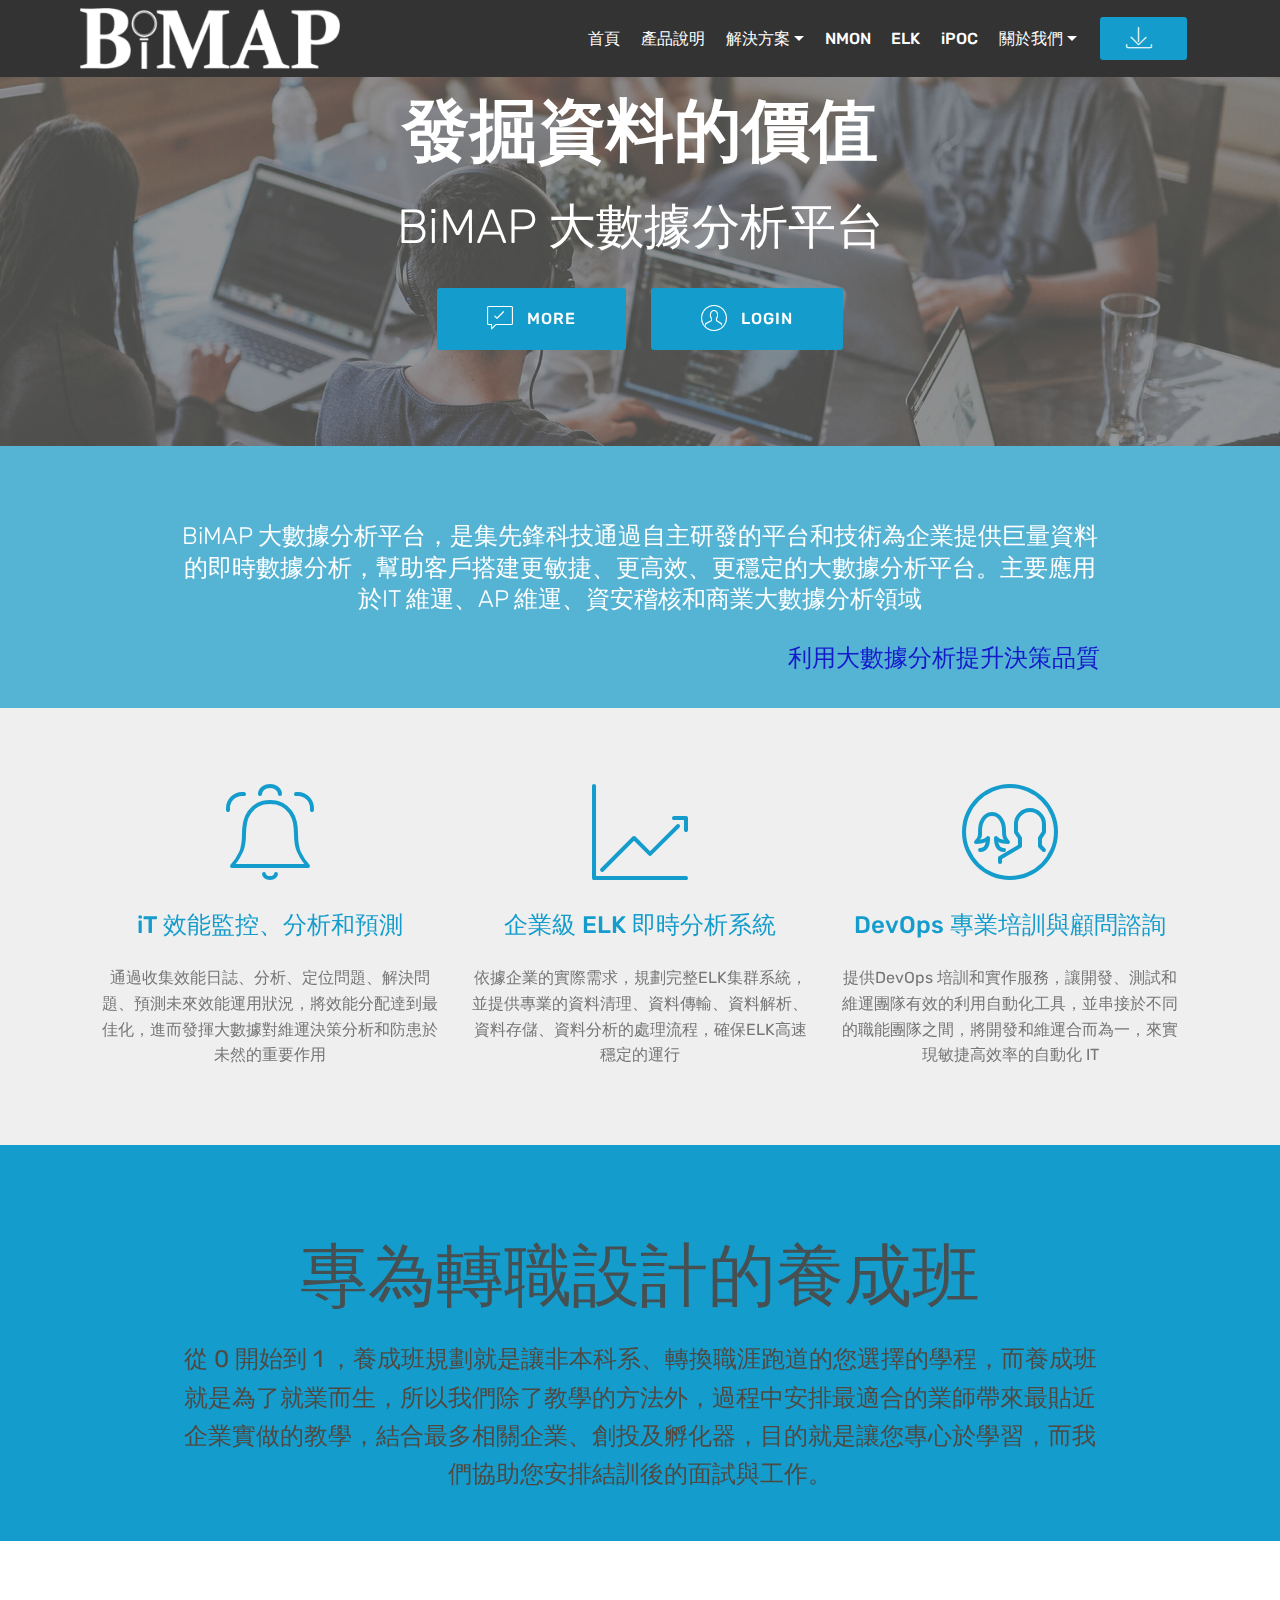
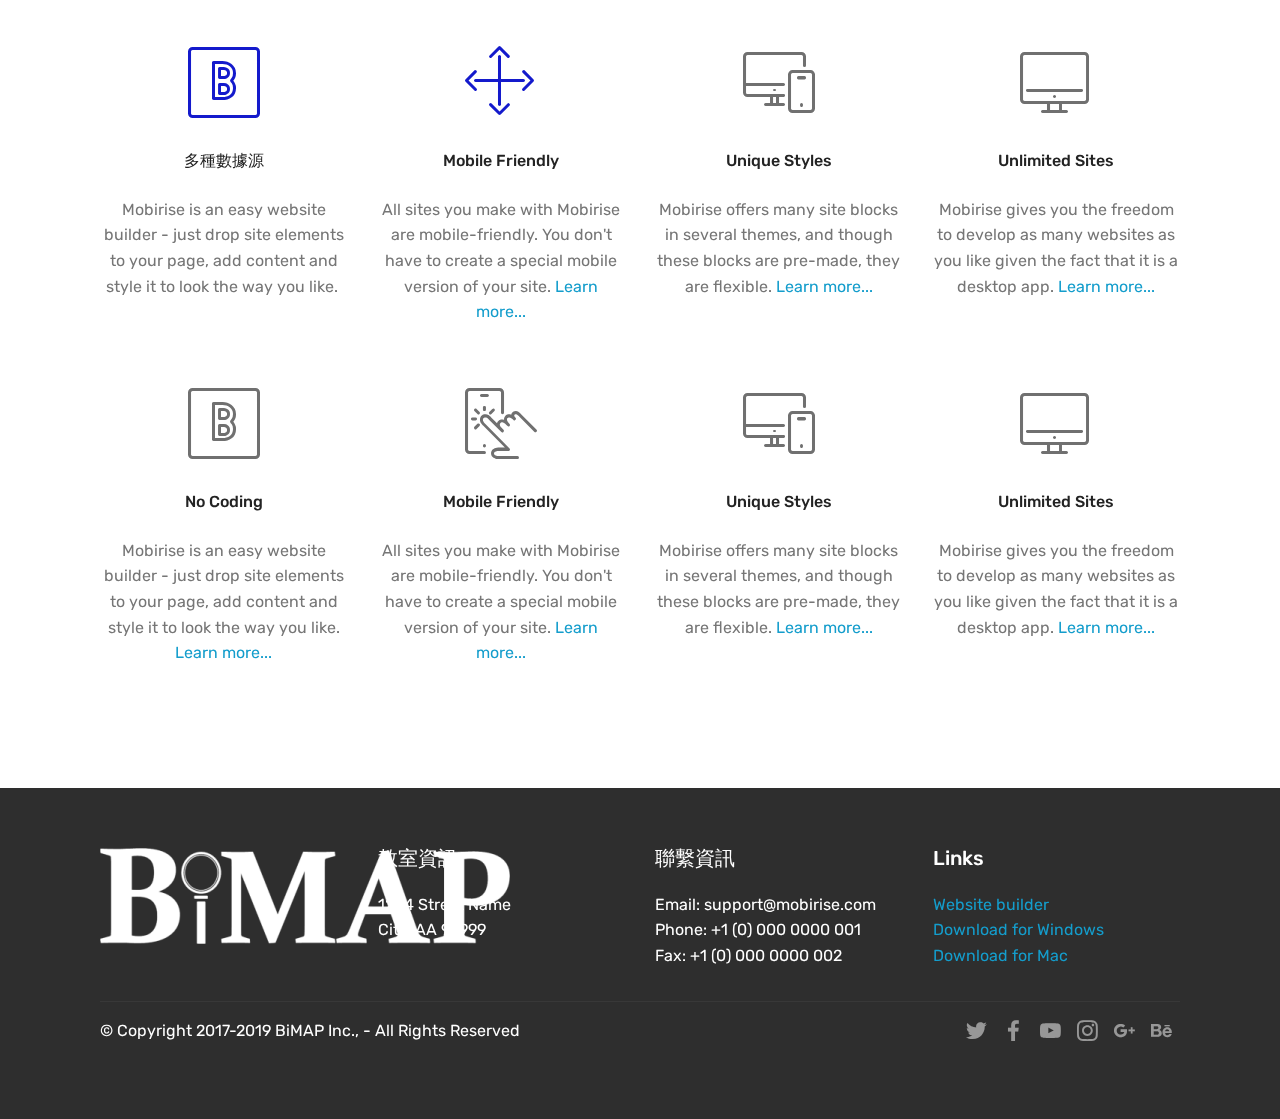
<file: elk-enterprise.html>
<!DOCTYPE html>
<html  >
<head>
  <!-- Site made with Mobirise Website Builder v4.9.7, https://mobirise.com -->
  <meta charset="UTF-8">
  <meta http-equiv="X-UA-Compatible" content="IE=edge">
  <meta name="generator" content="Mobirise v4.9.7, mobirise.com">
  <meta name="viewport" content="width=device-width, initial-scale=1, minimum-scale=1">
  <link rel="shortcut icon" href="assets/images/bimap-log-w-316x74.png" type="image/x-icon">
  <meta name="description" content="企業級ELK 日誌管理系統">
  
  <title>ELK 日誌管理系統</title>
  <link rel="stylesheet" href="assets/web/assets/mobirise-icons/mobirise-icons.css">
  <link rel="stylesheet" href="assets/tether/tether.min.css">
  <link rel="stylesheet" href="assets/bootstrap/css/bootstrap.min.css">
  <link rel="stylesheet" href="assets/bootstrap/css/bootstrap-grid.min.css">
  <link rel="stylesheet" href="assets/bootstrap/css/bootstrap-reboot.min.css">
  <link rel="stylesheet" href="assets/socicon/css/styles.css">
  <link rel="stylesheet" href="assets/dropdown/css/style.css">
  <link rel="stylesheet" href="assets/theme/css/style.css">
  <link rel="stylesheet" href="assets/mobirise/css/mbr-additional.css" type="text/css">
  
  
  
</head>
<body>
  <section class="menu cid-qTkzRZLJNu" once="menu" id="menu1-0">

    

    <nav class="navbar navbar-expand beta-menu navbar-dropdown align-items-center navbar-fixed-top navbar-toggleable-sm">
        <button class="navbar-toggler navbar-toggler-right" type="button" data-toggle="collapse" data-target="#navbarSupportedContent" aria-controls="navbarSupportedContent" aria-expanded="false" aria-label="Toggle navigation">
            <div class="hamburger">
                <span></span>
                <span></span>
                <span></span>
                <span></span>
            </div>
        </button>
        <div class="menu-logo">
            <div class="navbar-brand">
                <span class="navbar-logo">
                    <a href="https://mobirise.com">
                         <img src="assets/images/bimap-log-w-316x74.png" alt="Mobirise" title="" style="height: 3.8rem;">
                    </a>
                </span>
                <span class="navbar-caption-wrap"><a class="navbar-caption text-white display-4" href="https://mobirise.com"></a></span>
            </div>
        </div>
        <div class="collapse navbar-collapse" id="navbarSupportedContent">
            <ul class="navbar-nav nav-dropdown" data-app-modern-menu="true"><li class="nav-item">
                    <a class="nav-link link text-white display-4" href="index.html">首頁</a>
                </li><li class="nav-item"><a class="nav-link link text-white display-4" href="page2.html">產品說明</a></li><li class="nav-item dropdown"><a class="nav-link link text-white dropdown-toggle display-4" href="https://mobirise.com" data-toggle="dropdown-submenu" aria-expanded="false">解決方案</a><div class="dropdown-menu"><a class="text-white dropdown-item display-4" href="elk-enterprise.html" aria-expanded="false">企業級 ELK 日誌管理系統建置</a><a class="text-white dropdown-item display-4" href="https://mobirise.com" aria-expanded="false">iT 效能監控、分析和預測</a><a class="text-white dropdown-item display-4" href="nmons.html" aria-expanded="false">NMONs 雲端效能分析</a></div></li><li class="nav-item"><a class="nav-link link text-white display-4" href="nmons.html" aria-expanded="false">NMON</a></li><li class="nav-item"><a class="nav-link link text-white display-4" href="elk-enterprise.html" aria-expanded="false">ELK<br></a></li><li class="nav-item"><a class="nav-link link text-white display-4" href="bimap-ipoc.html" aria-expanded="false">iPOC<br></a></li><li class="nav-item dropdown"><a class="nav-link link text-white dropdown-toggle display-4" href="https://mobirise.com" data-toggle="dropdown-submenu" aria-expanded="false">關於我們</a><div class="dropdown-menu"><a class="text-white dropdown-item display-4" href="https://mobirise.com" aria-expanded="false">聯繫方式</a><a class="text-white dropdown-item display-4" href="https://mobirise.com" aria-expanded="false">企業文化</a></div></li></ul>
            <div class="navbar-buttons mbr-section-btn"><a class="btn btn-sm btn-primary display-7" href="https://mobirise.com">
                    <span class="mbri-save mbr-iconfont mbr-iconfont-btn "><br></span></a></div>
        </div>
    </nav>
</section>

<section class="engine"><a href="https://mobirise.info/v">free html templates</a></section><section class="header1 cid-rmXxjf7HNp mbr-parallax-background" id="header1-11">

    

    <div class="mbr-overlay" style="opacity: 0.6; background-color: rgb(118, 118, 118);">
    </div>

    <div class="container">
        <div class="row justify-content-md-center">
            <div class="mbr-white col-md-10">
                <h1 class="mbr-section-title align-center mbr-bold pb-3 mbr-fonts-style display-1">發掘資料的價值</h1>
                <h3 class="mbr-section-subtitle align-center mbr-light pb-3 mbr-fonts-style display-2">
                    BiMAP 大數據分析平台</h3>
                
                <div class="mbr-section-btn align-center"><a class="btn btn-md btn-primary display-4" href="https://mobirise.co"><span class="mbri-cust-feedback mbr-iconfont mbr-iconfont-btn"></span>
                        MORE</a> <a class="btn btn-md btn-primary display-4" href="https://mobirise.co"><span class="mbri-user mbr-iconfont mbr-iconfont-btn"></span>
                        LOGIN</a></div>
            </div>
        </div>
    </div>

</section>

<section class="mbr-section info4 cid-rmW67sDA8e" id="info4-e">

    

    
    <div class="container">
        <div class="justify-content-center row">
            <div class="media-container-column title col-12 col-md-10">
                
                <h3 class="mbr-section-subtitle align-right mbr-light mbr-white pb-3 mbr-fonts-style display-5">BiMAP 大數據分析平台，是集先鋒科技通過自主研發的平台和技術為企業提供巨量資料的即時數據分析，幫助客戶搭建更敏捷、更高效、更穩定的大數據分析平台。主要應用於IT 維運、AP 維運、資安稽核和商業大數據分析領域</h3>
                <p class="mbr-text align-right mbr-white mbr-fonts-style display-5">&nbsp;利用大數據分析提升決策品質</p>
                
            </div>
        </div>
    </div>
</section>

<section class="features1 cid-rmXBQJAq0o" id="features1-16">
    
    

    
    <div class="container">
        <div class="media-container-row">

            <div class="card p-3 col-12 col-md-6 col-lg-4">
                <div class="card-img pb-3">
                    <span class="mbr-iconfont mbri-alert"></span>
                </div>
                <div class="card-box">
                    <h4 class="card-title py-3 mbr-fonts-style display-5">iT 效能監控、分析和預測</h4>
                    <p class="mbr-text mbr-fonts-style display-7">
                        通過收集效能日誌、分析、定位問題、解決問題、預測未來效能運用狀況，將效能分配達到最佳化，進而發揮大數據對維運決策分析和防患於未然的重要作用
                    </p>
                </div>
            </div>

            <div class="card p-3 col-12 col-md-6 col-lg-4">
                <div class="card-img pb-3">
                    <span class="mbr-iconfont mbri-growing-chart"></span>
                </div>
                <div class="card-box">
                    <h4 class="card-title py-3 mbr-fonts-style display-5">企業級 ELK 即時分析系統</h4>
                    <p class="mbr-text mbr-fonts-style display-7">
                        依據企業的實際需求，規劃完整ELK集群系統，並提供專業的資料清理、資料傳輸、資料解析、資料存儲、資料分析的處理流程，確保ELK高速穩定的運行
                    </p>
                </div>
            </div>

            <div class="card p-3 col-12 col-md-6 col-lg-4">
                <div class="card-img pb-3">
                    <span class="mbr-iconfont mbri-users"></span>
                </div>
                <div class="card-box">
                    <h4 class="card-title py-3 mbr-fonts-style display-5">DevOps 專業培訓與顧問諮詢</h4>
                    <p class="mbr-text mbr-fonts-style display-7">
                        提供DevOps 培訓和實作服務，讓開發、測試和維運團隊有效的利用自動化工具，並串接於不同的職能團隊之間，將開發和維運合而為一，來實現敏捷高效率的自動化 IT
                    </p>
                </div>
            </div>

            

        </div>

    </div>

</section>

<section class="header1 cid-rmWhLi7mH6" id="header16-r">

    

    

    <div class="container">
        <div class="row justify-content-md-center">
            <div class="col-md-10 align-center">
                <h1 class="mbr-section-title mbr-bold pb-3 mbr-fonts-style display-1"><span style="font-weight: normal;">
                    專為轉職設計的養成班
                </span></h1>
                
                <p class="mbr-text pb-3 mbr-fonts-style display-5">
                    從 0 開始到 1 ，養成班規劃就是讓非本科系、轉換職涯跑道的您選擇的學程，而養成班就是為了就業而生，所以我們除了教學的方法外，過程中安排最適合的業師帶來最貼近企業實做的教學，結合最多相關企業、創投及孵化器，目的就是讓您專心於學習，而我們協助您安排結訓後的面試與工作。
                </p>
                
            </div>
        </div>
    </div>

</section>

<section class="features5 cid-rmXHmMbJET" id="features5-19">
    
    

    
    <div class="container">
        <div class="media-container-row">

            <div class="card p-3 col-12 col-md-6 col-lg-3">
                <div class="card-img pb-3">
                    <span class="mbr-iconfont mbri-bootstrap" style="color: rgb(20, 26, 204); fill: rgb(20, 26, 204);"></span>
                </div>
                <div class="card-box">
                    <h4 class="card-title py-3 mbr-fonts-style display-7">多種數據源</h4>
                    <p class="mbr-text mbr-fonts-style display-7">
                       Mobirise is an easy website builder - just drop site elements to your page, add content and style it to look the way you like.&nbsp;</p>
                </div>
            </div>

            <div class="card p-3 col-12 col-md-6 col-lg-3">
                <div class="card-img pb-3">
                    <span class="mbr-iconfont mbri-drag-n-drop" style="color: rgb(20, 26, 204); fill: rgb(20, 26, 204);"></span>
                </div>
                <div class="card-box">
                    <h4 class="card-title py-3 mbr-fonts-style display-7">
                        Mobile Friendly
                    </h4>
                    <p class="mbr-text mbr-fonts-style display-7">
                       All sites you make with Mobirise are mobile-friendly. You don't have to create a special mobile version of your site. <a href="https://mobirise.co">Learn more...</a>
                    </p>
                </div>
            </div>

            <div class="card p-3 col-12 col-md-6 col-lg-3">
                <div class="card-img pb-3">
                    <span class="mbri-responsive mbr-iconfont"></span>
                </div>
                <div class="card-box">
                    <h4 class="card-title py-3 mbr-fonts-style display-7">
                        Unique Styles
                    </h4>
                    <p class="mbr-text mbr-fonts-style display-7">
                       Mobirise offers many site blocks in several themes, and though these blocks are pre-made, they are flexible. <a href="https://mobirise.co">Learn more...</a>
                    </p>
                </div>
            </div>

            <div class="card p-3 col-12 col-md-6 col-lg-3">
                <div class="card-img pb-3">
                    <span class="mbri-desktop mbr-iconfont"></span>
                </div>
                <div class="card-box mbr-fonts-style">
                    <h4 class="card-title py-3 display-7">
                        Unlimited Sites
                    </h4>
                    <p class="mbr-text mbr-fonts-style display-7">
                       Mobirise gives you the freedom to develop as many websites as you like given the fact that it is a desktop app. <a href="https://mobirise.co">Learn more...</a>
                    </p>
                </div>
            </div>
        </div>
    </div>
</section>

<section class="features5 cid-rmXHuz5EFr" id="features5-1a">
    
    

    
    <div class="container">
        <div class="media-container-row">

            <div class="card p-3 col-12 col-md-6 col-lg-3">
                <div class="card-img pb-3">
                    <span class="mbri-bootstrap mbr-iconfont"></span>
                </div>
                <div class="card-box">
                    <h4 class="card-title py-3 mbr-fonts-style display-7">
                        No Coding
                    </h4>
                    <p class="mbr-text mbr-fonts-style display-7">
                       Mobirise is an easy website builder - just drop site elements to your page, add content and style it to look the way you like. <a href="https://mobirise.co">Learn more...</a>
                    </p>
                </div>
            </div>

            <div class="card p-3 col-12 col-md-6 col-lg-3">
                <div class="card-img pb-3">
                    <span class="mbri-touch mbr-iconfont"></span>
                </div>
                <div class="card-box">
                    <h4 class="card-title py-3 mbr-fonts-style display-7">
                        Mobile Friendly
                    </h4>
                    <p class="mbr-text mbr-fonts-style display-7">
                       All sites you make with Mobirise are mobile-friendly. You don't have to create a special mobile version of your site. <a href="https://mobirise.co">Learn more...</a>
                    </p>
                </div>
            </div>

            <div class="card p-3 col-12 col-md-6 col-lg-3">
                <div class="card-img pb-3">
                    <span class="mbri-responsive mbr-iconfont"></span>
                </div>
                <div class="card-box">
                    <h4 class="card-title py-3 mbr-fonts-style display-7">
                        Unique Styles
                    </h4>
                    <p class="mbr-text mbr-fonts-style display-7">
                       Mobirise offers many site blocks in several themes, and though these blocks are pre-made, they are flexible. <a href="https://mobirise.co">Learn more...</a>
                    </p>
                </div>
            </div>

            <div class="card p-3 col-12 col-md-6 col-lg-3">
                <div class="card-img pb-3">
                    <span class="mbri-desktop mbr-iconfont"></span>
                </div>
                <div class="card-box mbr-fonts-style">
                    <h4 class="card-title py-3 display-7">
                        Unlimited Sites
                    </h4>
                    <p class="mbr-text mbr-fonts-style display-7">
                       Mobirise gives you the freedom to develop as many websites as you like given the fact that it is a desktop app. <a href="https://mobirise.co">Learn more...</a>
                    </p>
                </div>
            </div>
        </div>
    </div>
</section>

<section class="cid-qTkAaeaxX5" id="footer1-2">

    

    

    <div class="container">
        <div class="media-container-row content text-white">
            <div class="col-12 col-md-3">
                <div class="media-wrap">
                    <a href="https://mobirise.com/">
                        <img src="assets/images/bimap-log-w-410x96.png" alt="Mobirise" title="">
                    </a>
                </div>
            </div>
            <div class="col-12 col-md-3 mbr-fonts-style display-7">
                <h5 class="pb-3">教室資訊</h5>
                <p class="mbr-text">
                    1234 Street Name
                    <br>City, AA 99999
                </p>
            </div>
            <div class="col-12 col-md-3 mbr-fonts-style display-7">
                <h5 class="pb-3">
                    聯繫資訊
                </h5>
                <p class="mbr-text">
                    Email: support@mobirise.com
                    <br>Phone: +1 (0) 000 0000 001
                    <br>Fax: +1 (0) 000 0000 002
                </p>
            </div>
            <div class="col-12 col-md-3 mbr-fonts-style display-7">
                <h5 class="pb-3">
                    Links
                </h5>
                <p class="mbr-text">
                    <a class="text-primary" href="https://mobirise.com/">Website builder</a>
                    <br><a class="text-primary" href="https://mobirise.com/mobirise-free-win.zip">Download for Windows</a>
                    <br><a class="text-primary" href="https://mobirise.com/mobirise-free-mac.zip">Download for Mac</a>
                </p>
            </div>
        </div>
        <div class="footer-lower">
            <div class="media-container-row">
                <div class="col-sm-12">
                    <hr>
                </div>
            </div>
            <div class="media-container-row mbr-white">
                <div class="col-sm-6 copyright">
                    <p class="mbr-text mbr-fonts-style display-7">
                        © Copyright 2017-2019 BiMAP Inc., - All Rights Reserved
                    </p>
                </div>
                <div class="col-md-6">
                    <div class="social-list align-right">
                        <div class="soc-item">
                            <a href="https://twitter.com/mobirise" target="_blank">
                                <span class="socicon-twitter socicon mbr-iconfont mbr-iconfont-social"></span>
                            </a>
                        </div>
                        <div class="soc-item">
                            <a href="https://www.facebook.com/pages/Mobirise/1616226671953247" target="_blank">
                                <span class="socicon-facebook socicon mbr-iconfont mbr-iconfont-social"></span>
                            </a>
                        </div>
                        <div class="soc-item">
                            <a href="https://www.youtube.com/c/mobirise" target="_blank">
                                <span class="socicon-youtube socicon mbr-iconfont mbr-iconfont-social"></span>
                            </a>
                        </div>
                        <div class="soc-item">
                            <a href="https://instagram.com/mobirise" target="_blank">
                                <span class="socicon-instagram socicon mbr-iconfont mbr-iconfont-social"></span>
                            </a>
                        </div>
                        <div class="soc-item">
                            <a href="https://plus.google.com/u/0/+Mobirise" target="_blank">
                                <span class="socicon-googleplus socicon mbr-iconfont mbr-iconfont-social"></span>
                            </a>
                        </div>
                        <div class="soc-item">
                            <a href="https://www.behance.net/Mobirise" target="_blank">
                                <span class="socicon-behance socicon mbr-iconfont mbr-iconfont-social"></span>
                            </a>
                        </div>
                    </div>
                </div>
            </div>
        </div>
    </div>
</section>


  <script src="assets/web/assets/jquery/jquery.min.js"></script>
  <script src="assets/popper/popper.min.js"></script>
  <script src="assets/tether/tether.min.js"></script>
  <script src="assets/bootstrap/js/bootstrap.min.js"></script>
  <script src="assets/dropdown/js/script.min.js"></script>
  <script src="assets/touchswipe/jquery.touch-swipe.min.js"></script>
  <script src="assets/parallax/jarallax.min.js"></script>
  <script src="assets/smoothscroll/smooth-scroll.js"></script>
  <script src="assets/theme/js/script.js"></script>
  
  
</body>
</html>
</file>
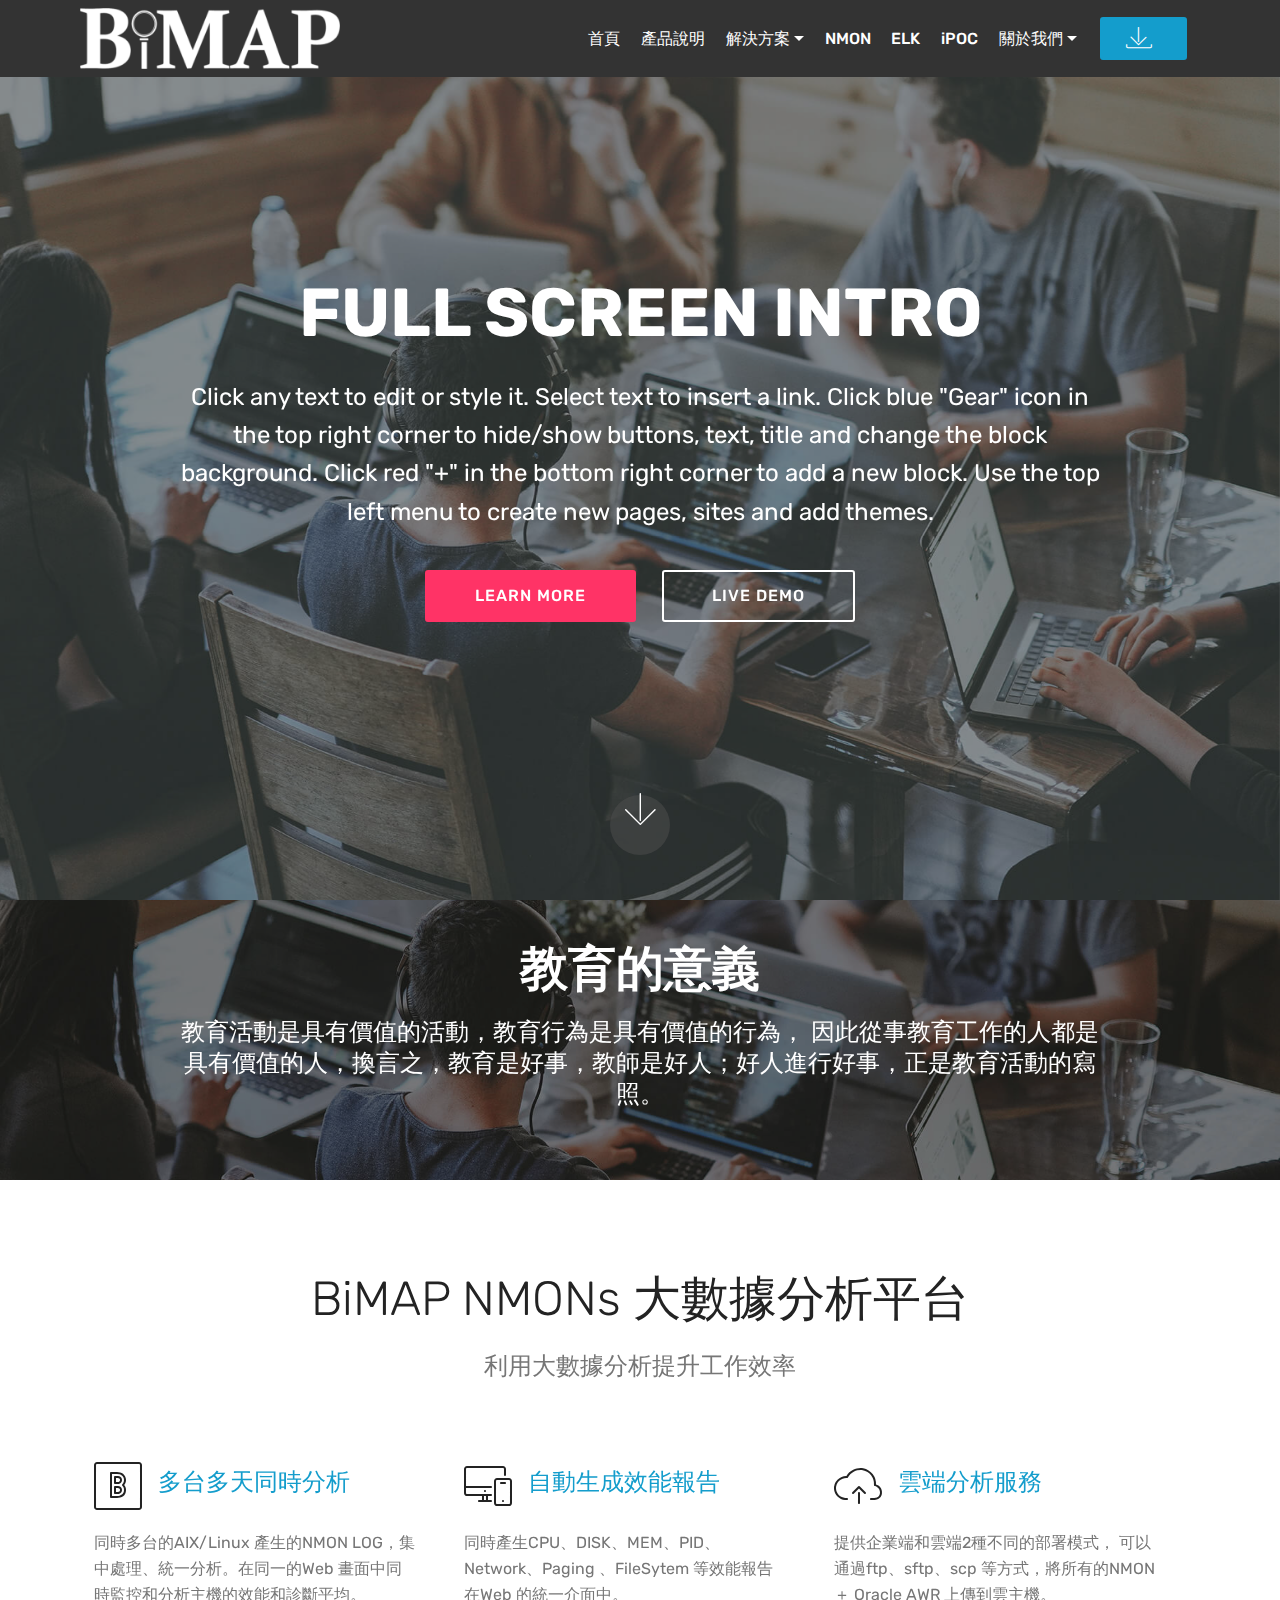
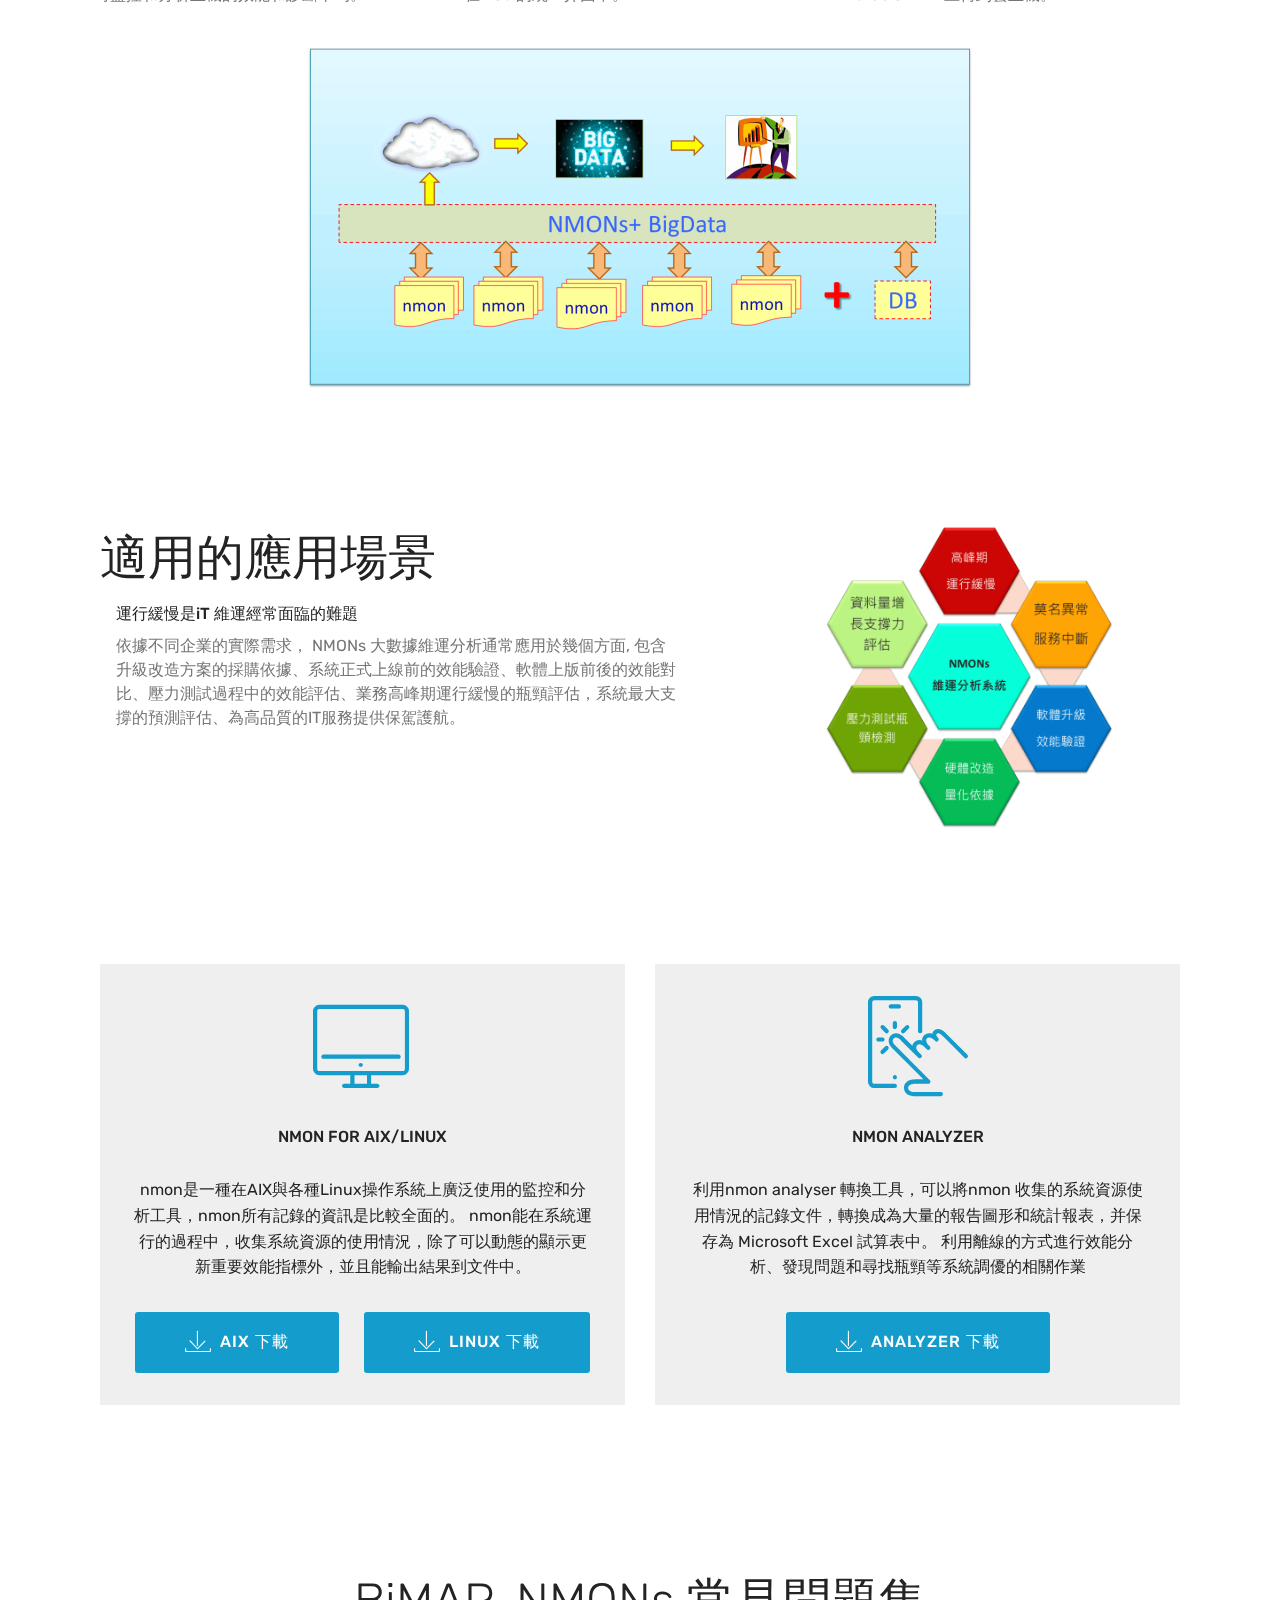
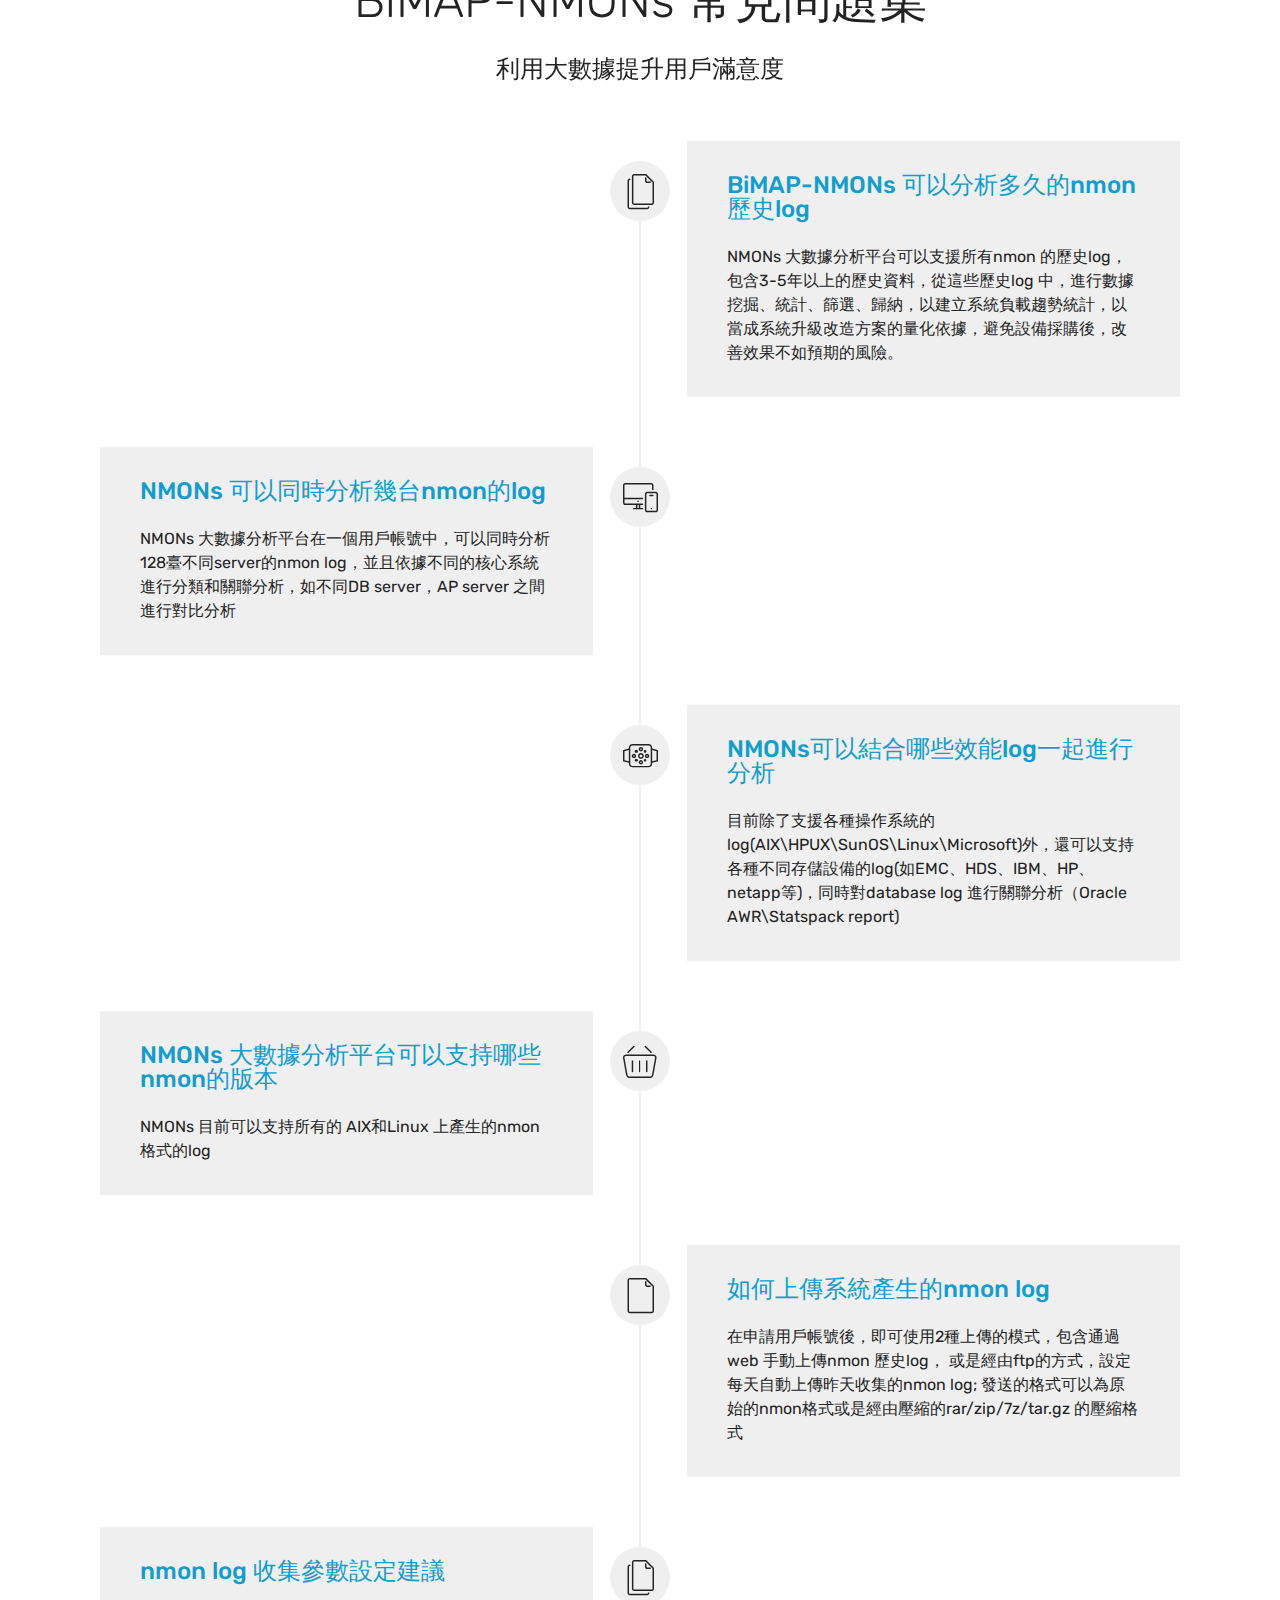
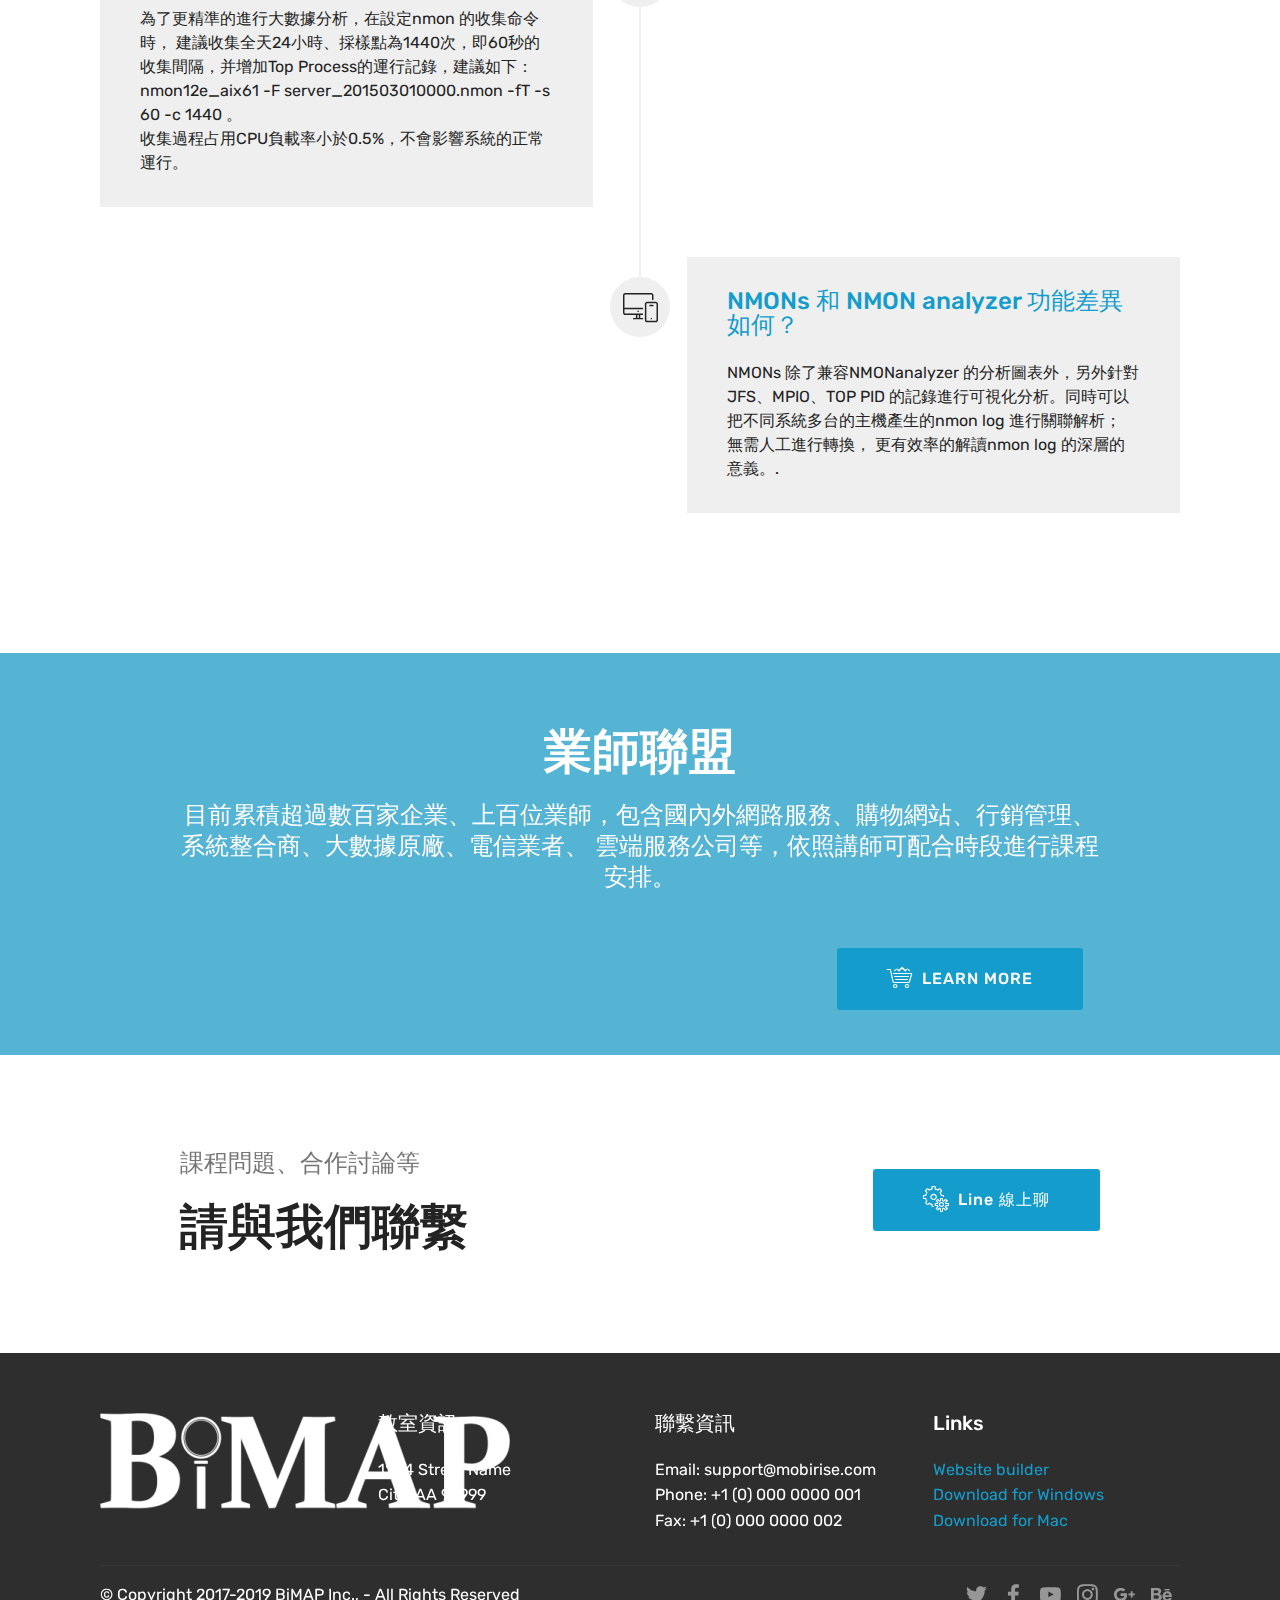
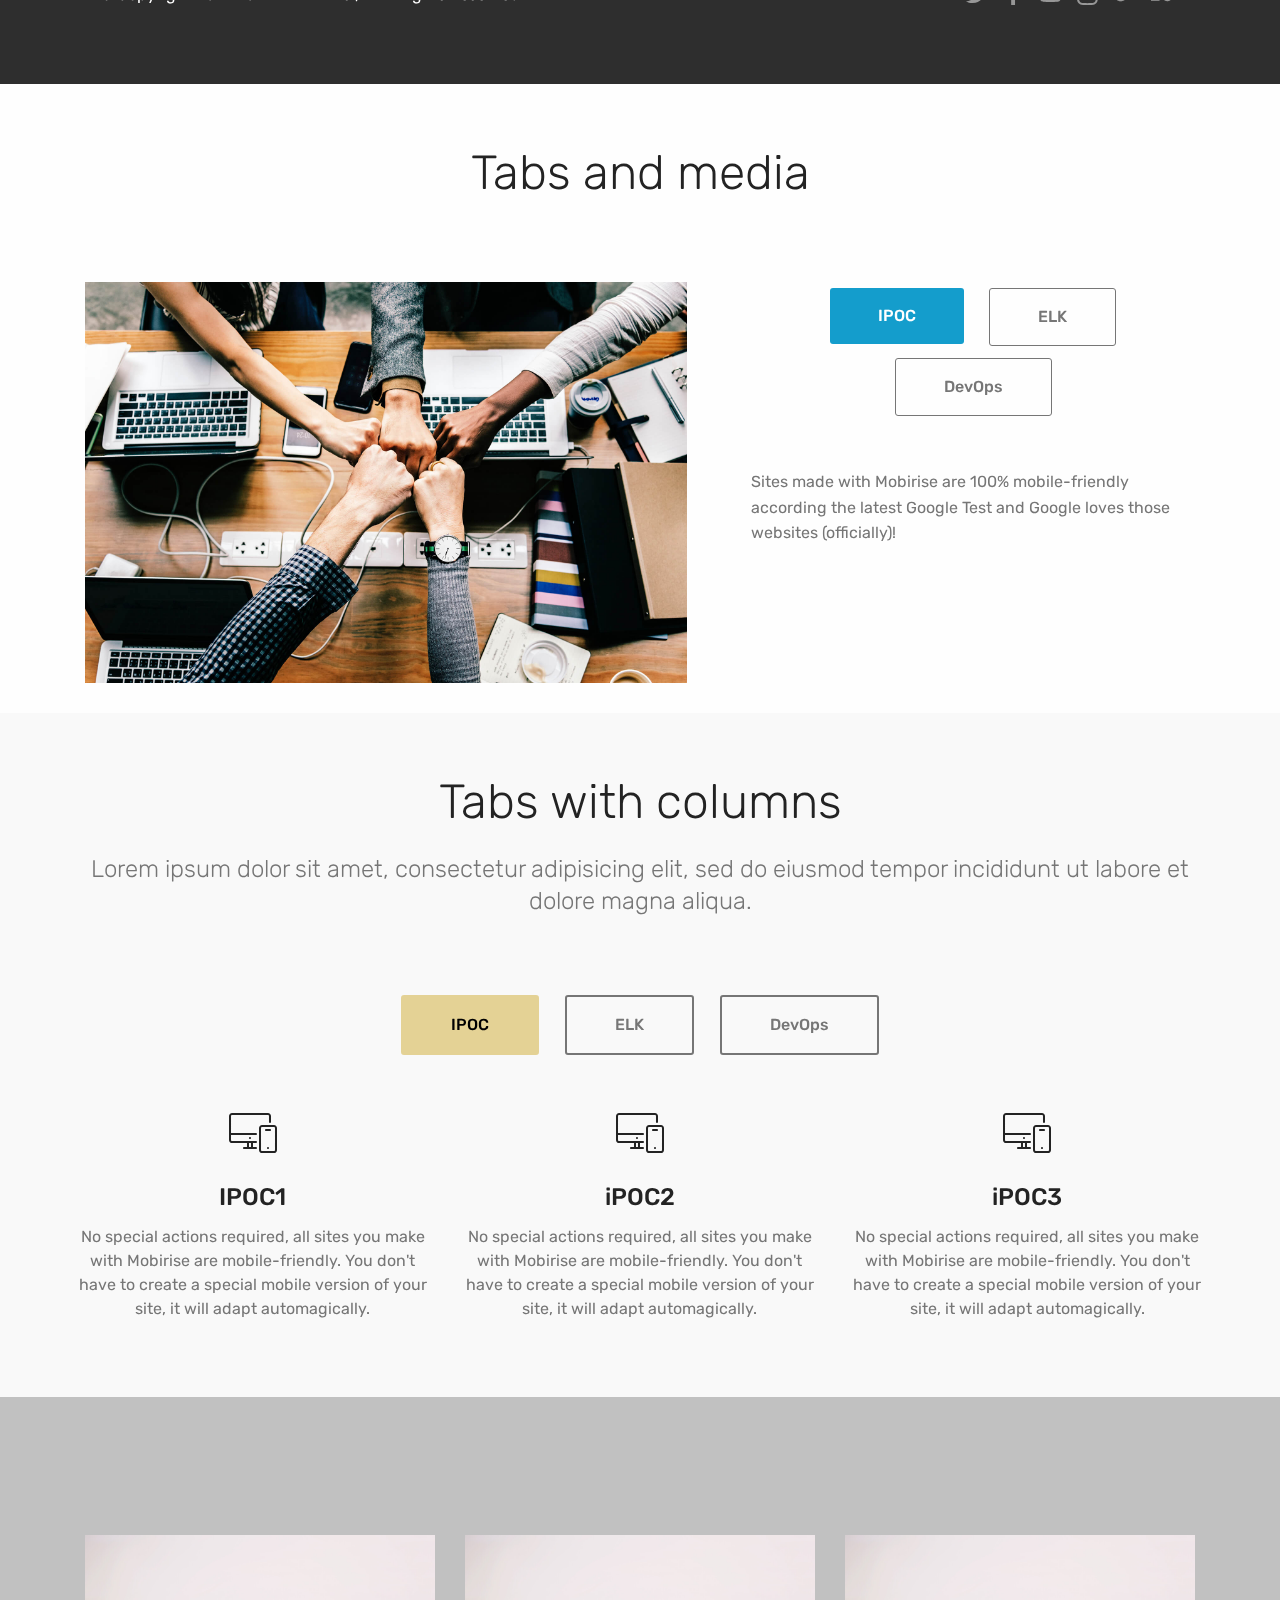
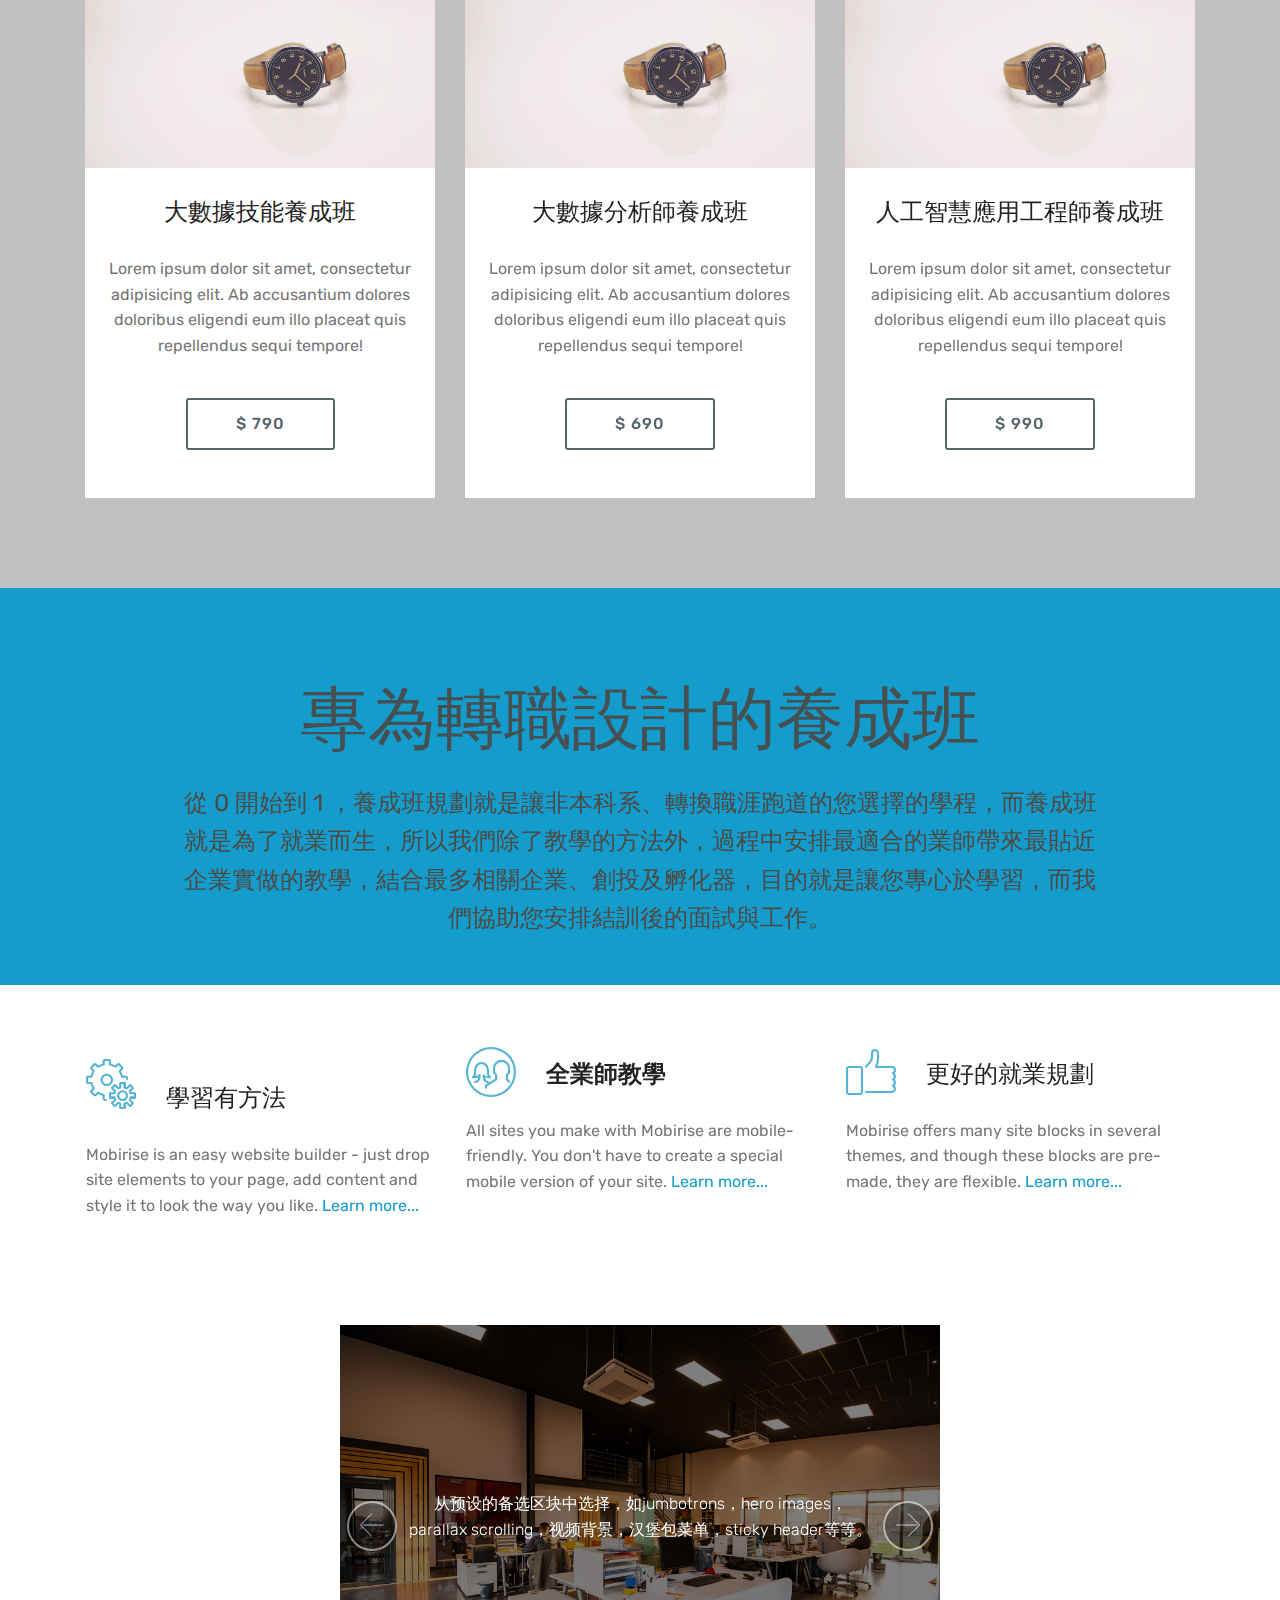
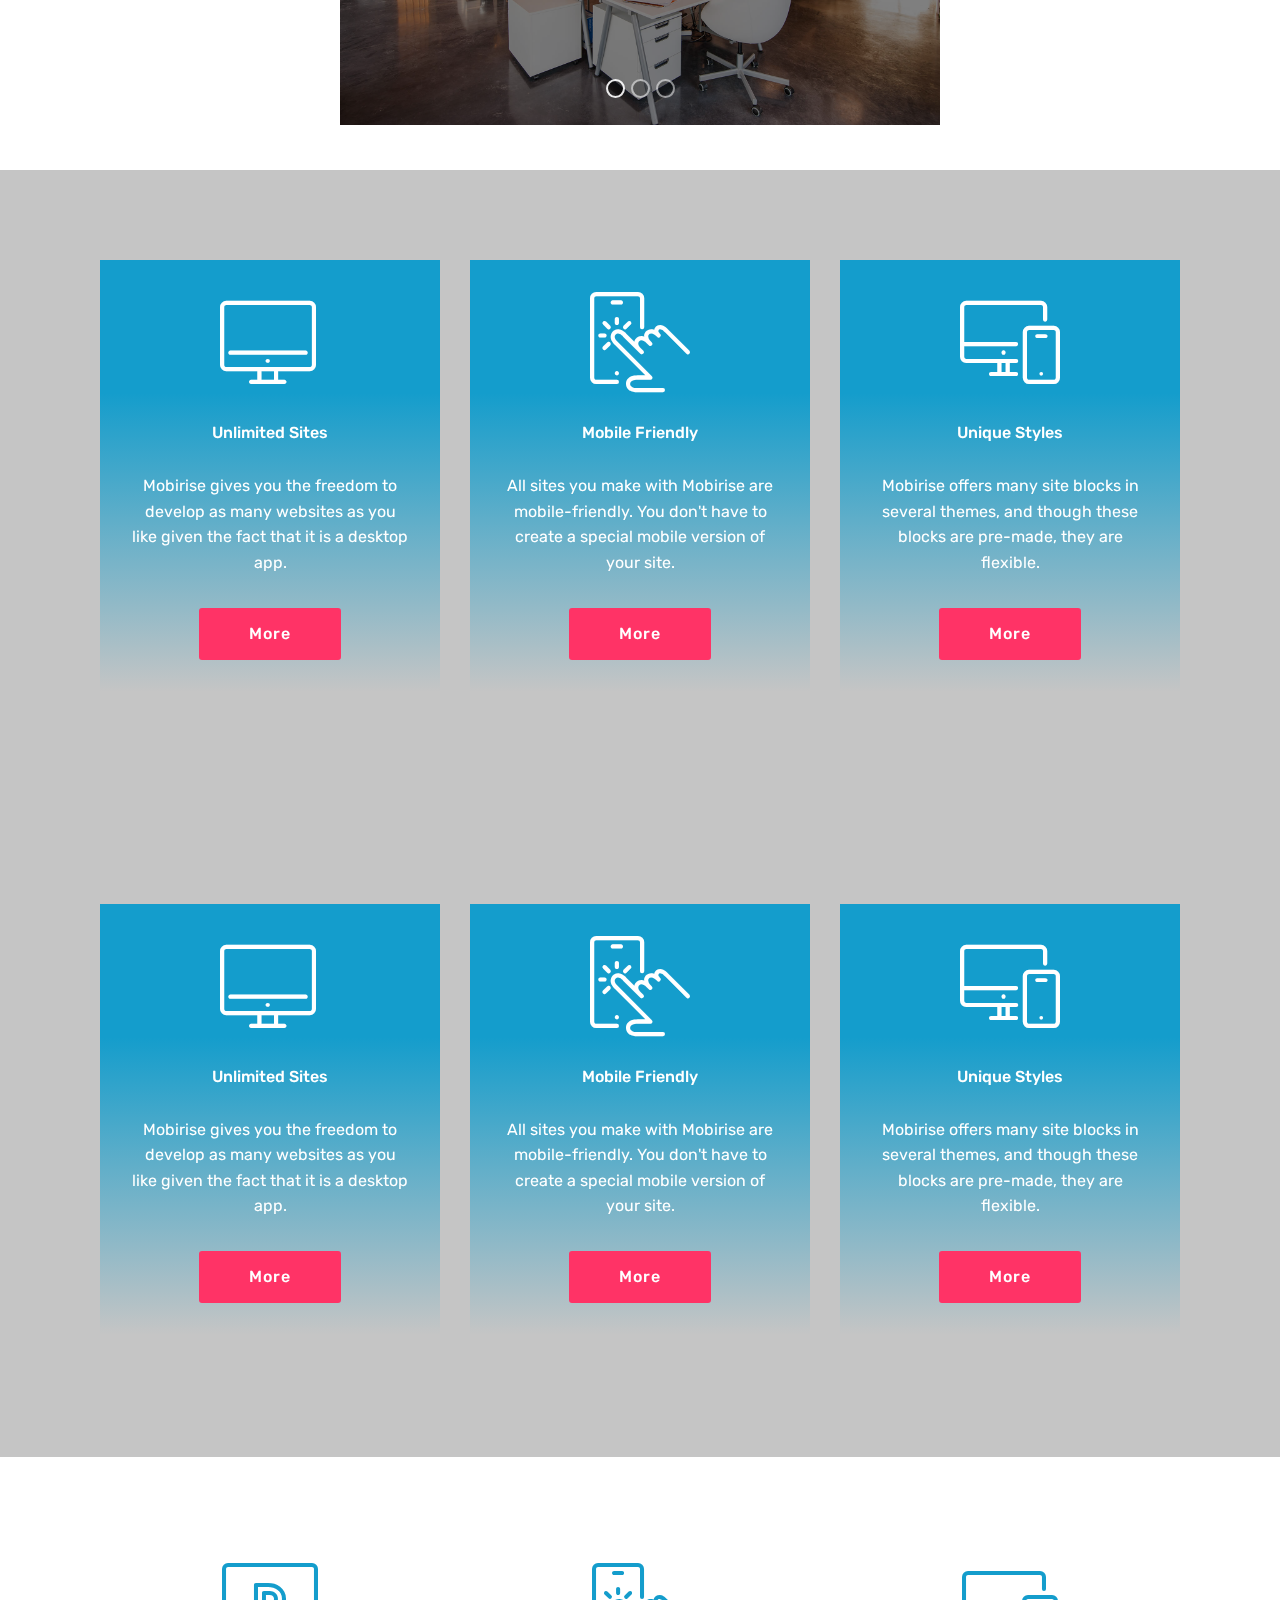
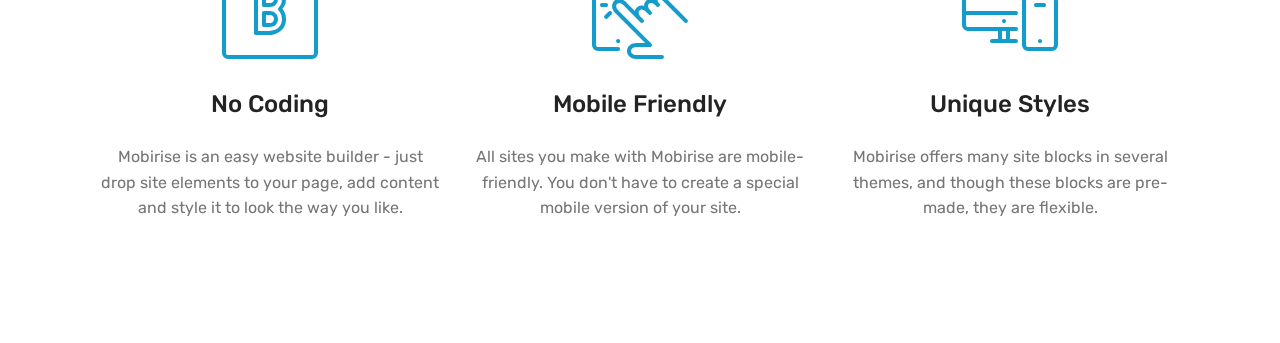
<file: nmons.html>
<!DOCTYPE html>
<html  >
<head>
  <!-- Site made with Mobirise Website Builder v4.9.7, https://mobirise.com -->
  <meta charset="UTF-8">
  <meta http-equiv="X-UA-Compatible" content="IE=edge">
  <meta name="generator" content="Mobirise v4.9.7, mobirise.com">
  <meta name="viewport" content="width=device-width, initial-scale=1, minimum-scale=1">
  <link rel="shortcut icon" href="assets/images/bimap-log-w-316x74.png" type="image/x-icon">
  <meta name="description" content="IBM NMON 效能日誌解析方案">
  
  <title>BiMAP-NMON 效能日誌</title>
  <link rel="stylesheet" href="assets/web/assets/mobirise-icons/mobirise-icons.css">
  <link rel="stylesheet" href="assets/tether/tether.min.css">
  <link rel="stylesheet" href="assets/bootstrap/css/bootstrap.min.css">
  <link rel="stylesheet" href="assets/bootstrap/css/bootstrap-grid.min.css">
  <link rel="stylesheet" href="assets/bootstrap/css/bootstrap-reboot.min.css">
  <link rel="stylesheet" href="assets/dropdown/css/style.css">
  <link rel="stylesheet" href="assets/socicon/css/styles.css">
  <link rel="stylesheet" href="assets/theme/css/style.css">
  <link rel="stylesheet" href="assets/mobirise/css/mbr-additional.css" type="text/css">
  
  
  
</head>
<body>
  <section class="menu cid-qTkzRZLJNu" once="menu" id="menu1-0">

    

    <nav class="navbar navbar-expand beta-menu navbar-dropdown align-items-center navbar-fixed-top navbar-toggleable-sm">
        <button class="navbar-toggler navbar-toggler-right" type="button" data-toggle="collapse" data-target="#navbarSupportedContent" aria-controls="navbarSupportedContent" aria-expanded="false" aria-label="Toggle navigation">
            <div class="hamburger">
                <span></span>
                <span></span>
                <span></span>
                <span></span>
            </div>
        </button>
        <div class="menu-logo">
            <div class="navbar-brand">
                <span class="navbar-logo">
                    <a href="https://mobirise.com">
                         <img src="assets/images/bimap-log-w-316x74.png" alt="Mobirise" title="" style="height: 3.8rem;">
                    </a>
                </span>
                <span class="navbar-caption-wrap"><a class="navbar-caption text-white display-4" href="https://mobirise.com"></a></span>
            </div>
        </div>
        <div class="collapse navbar-collapse" id="navbarSupportedContent">
            <ul class="navbar-nav nav-dropdown" data-app-modern-menu="true"><li class="nav-item">
                    <a class="nav-link link text-white display-4" href="index.html">首頁</a>
                </li><li class="nav-item"><a class="nav-link link text-white display-4" href="page2.html">產品說明</a></li><li class="nav-item dropdown"><a class="nav-link link text-white dropdown-toggle display-4" href="https://mobirise.com" data-toggle="dropdown-submenu" aria-expanded="false">解決方案</a><div class="dropdown-menu"><a class="text-white dropdown-item display-4" href="elk-enterprise.html" aria-expanded="false">企業級 ELK 日誌管理系統建置</a><a class="text-white dropdown-item display-4" href="https://mobirise.com" aria-expanded="false">iT 效能監控、分析和預測</a><a class="text-white dropdown-item display-4" href="nmons.html" aria-expanded="false">NMONs 雲端效能分析</a></div></li><li class="nav-item"><a class="nav-link link text-white display-4" href="nmons.html" aria-expanded="false">NMON</a></li><li class="nav-item"><a class="nav-link link text-white display-4" href="elk-enterprise.html" aria-expanded="false">ELK<br></a></li><li class="nav-item"><a class="nav-link link text-white display-4" href="bimap-ipoc.html" aria-expanded="false">iPOC<br></a></li><li class="nav-item dropdown"><a class="nav-link link text-white dropdown-toggle display-4" href="https://mobirise.com" data-toggle="dropdown-submenu" aria-expanded="false">關於我們</a><div class="dropdown-menu"><a class="text-white dropdown-item display-4" href="https://mobirise.com" aria-expanded="false">聯繫方式</a><a class="text-white dropdown-item display-4" href="https://mobirise.com" aria-expanded="false">企業文化</a></div></li></ul>
            <div class="navbar-buttons mbr-section-btn"><a class="btn btn-sm btn-primary display-7" href="https://mobirise.com">
                    <span class="mbri-save mbr-iconfont mbr-iconfont-btn "><br></span></a></div>
        </div>
    </nav>
</section>

<section class="engine"><a href="https://mobirise.info/k">how to develop free website</a></section><section class="cid-qTkA127IK8 mbr-fullscreen mbr-parallax-background" id="header2-1">

    

    <div class="mbr-overlay" style="opacity: 0.5; background-color: rgb(70, 80, 82);"></div>

    <div class="container align-center">
        <div class="row justify-content-md-center">
            <div class="mbr-white col-md-10">
                <h1 class="mbr-section-title mbr-bold pb-3 mbr-fonts-style display-1">
                    FULL SCREEN INTRO
                </h1>
                
                <p class="mbr-text pb-3 mbr-fonts-style display-5">
                    Click any text to edit or style it. Select text to insert a link. Click blue "Gear" icon in the top right corner to hide/show buttons, text, title and change the block background. Click red "+" in the bottom right corner to add a new block. Use the top left menu to create new pages, sites and add themes.
                </p>
                <div class="mbr-section-btn">
                    <a class="btn btn-md btn-secondary display-4" href="https://mobirise.com">LEARN MORE</a>
                    <a class="btn btn-md btn-white-outline display-4" href="https://mobirise.com">LIVE DEMO</a>
                </div>
            </div>
        </div>
    </div>
    <div class="mbr-arrow hidden-sm-down" aria-hidden="true">
        <a href="#next">
            <i class="mbri-down mbr-iconfont"></i>
        </a>
    </div>
</section>

<section class="mbr-section info3 cid-rmW4n9qJSx" id="info3-c">

    

    <div class="mbr-overlay" style="opacity: 0.5; background-color: rgb(35, 35, 35);">
    </div>

    <div class="container">
        <div class="row justify-content-center">
            <div class="media-container-column title col-12 col-md-10">
                <h2 class="align-left mbr-bold mbr-white pb-3 mbr-fonts-style display-2">
                    教育的意義
                </h2>
                <h3 class="mbr-section-subtitle align-left mbr-light mbr-white pb-3 mbr-fonts-style display-5">教育活動是具有價值的活動，教育行為是具有價值的行為， 因此從事教育工作的人都是具有價值的人，換言之，教育是好事，教師是好人；好人進行好事，正是教育活動的寫照。</h3>
                
                
            </div>
        </div>
    </div>
</section>

<section class="features14 cid-rmXYNQQzHj" id="features14-1c">
    
    

    
    <div class="container align-center">
        <h2 class="mbr-section-title pb-3 mbr-fonts-style display-2">
            BiMAP NMONs 大數據分析平台</h2>
        <h3 class="mbr-section-subtitle pb-5 mbr-fonts-style display-5">
            利用大數據分析提升工作效率</h3>
        <div class="media-container-column">
            <div class="row justify-content-center">
                <div class="card p-4 col-12 col-md-6 col-lg-4">
                    <div class="media pb-3">
                        <div class="card-img align-self-center">
                            <span class="mbri-bootstrap mbr-iconfont"></span>
                        </div>
                        <div class="media-body">
                            <h4 class="card-title py-2 align-left mbr-fonts-style display-5">多台多天同時分析</h4>
                        </div>
                    </div>                
                    <div class="card-box align-left">
                        <p class="mbr-text mbr-fonts-style display-7">同時多台的AIX/Linux 產生的NMON LOG，集中處理、統一分析。在同一的Web 畫面中同時監控和分析主機的效能和診斷平均。</p>
                    </div>
                </div>

                <div class="card p-4 col-12 col-md-6 col-lg-4">
                <div class="media pb-3">
                    <div class="card-img align-self-center">
                        <span class="mbri-responsive mbr-iconfont"></span>
                    </div>
                    <div class="media-body">
                        <h4 class="card-title py-2 align-left mbr-fonts-style display-5">
                                自動生成效能報告</h4>
                    </div>
                </div>
                    <div class="card-box align-left">
                        <p class="mbr-text mbr-fonts-style display-7">同時產生CPU、DISK、MEM、PID、Network、Paging 、FileSytem 等效能報告在Web 的統一介面中。</p>
                    </div>
                </div>

                <div class="card p-4 col-12 col-md-6 col-lg-4">
                <div class="media pb-3">
                    <div class="card-img align-self-center">
                        <span class="mbri-upload mbr-iconfont"></span>
                    </div>
                    <div class="media-body">
                        <h4 class="card-title py-2 align-left mbr-fonts-style display-5">
                            雲端分析服務</h4>
                    </div>
                </div>
                    <div class="card-box align-left">
                        <p class="mbr-text mbr-fonts-style display-7">
                           提供企業端和雲端2種不同的部署模式， 可以通過ftp、sftp、scp 等方式，將所有的NMON ＋ Oracle AWR 上傳到雲主機。</p>
                    </div>
                </div>

                
            </div>
            <div class="media-container-row image-row">
                <div class="mbr-figure" style="width: 60%;">
                    <img src="assets/images/nmonlog-1332x684.png" alt="Mobirise" title="">
                </div>
            </div>
        </div>
    </div>
</section>

<section class="features11 cid-rmY74hoxuD" id="features11-1e">

    

    

    <div class="container">   
        <div class="col-md-12">
            <div class="media-container-row">
                <div class="mbr-figure m-auto" style="width: 45%;">
                    <img src="assets/images/nmon-view-952x684.png" alt="Mobirise" title="">
                </div>
                <div class=" align-left aside-content">
                    <h2 class="mbr-title pt-2 mbr-fonts-style display-2">適用的應用場景</h2>
                    <div class="mbr-section-text">
                        
                    </div>

                    <div class="block-content">
                        <div class="card p-3 pr-3">
                            <div class="media">
                                     
                                <div class="media-body">
                                    <h4 class="card-title mbr-fonts-style display-7">
                                        運行緩慢是iT 維運經常面臨的難題</h4>
                                </div>
                            </div>                

                            <div class="card-box">
                                <p class="block-text mbr-fonts-style display-7">
                                   依據不同企業的實際需求， NMONs 大數據維運分析通常應用於幾個方面, 包含升級改造方案的採購依據、系統正式上線前的效能驗證、軟體上版前後的效能對比、壓力測試過程中的效能評估、業務高峰期運行緩慢的瓶頸評估，系統最大支撐的預測評估、為高品質的IT服務提供保駕護航。 
                                </p>
                            </div>
                        </div>

                        
                    </div>
                </div>
            </div>
        </div> 
    </div>          
</section>

<section class="features8 cid-rmWzNFM2mf" id="features8-v">

    

    

    <div class="container">
        <div class="media-container-row">

            <div class="card  col-12 col-md-6">
                <div class="card-img">
                    <span class="mbr-iconfont mbri-desktop" style="color: rgb(20, 157, 204); fill: rgb(20, 157, 204);"></span>
                </div>
                <div class="card-box align-center">
                    <h4 class="card-title mbr-fonts-style display-7">NMON FOR AIX/LINUX</h4>
                    <p class="mbr-text mbr-fonts-style display-7">
                       nmon是一種在AIX與各種Linux操作系統上廣泛使用的監控和分析工具，nmon所有記錄的資訊是比較全面的。 nmon能在系統運行的過程中，收集系統資源的使用情況，除了可以動態的顯示更新重要效能指標外，並且能輸出結果到文件中。
                    </p>
                    <div class="mbr-section-btn text-center"><a href="https://www.ibm.com/developerworks/community/wikis/home?lang=en#/wiki/Power%20Systems/page/nmon" class="btn btn-primary display-7" target="_blank"><span class="mbri-save mbr-iconfont mbr-iconfont-btn"></span>
                            AIX 下載</a> <a href="http://nmon.sourceforge.net/pmwiki.php?n=Site.Download" class="btn btn-primary display-7" target="_blank"><span class="mbri-save mbr-iconfont mbr-iconfont-btn"></span>
                            LINUX 下載</a></div>
                </div>
            </div>

            <div class="card  col-12 col-md-6">
                <div class="card-img">
                    <span class="mbr-iconfont mbri-touch" style="color: rgb(20, 157, 204); fill: rgb(20, 157, 204);"></span>
                </div>
                <div class="card-box align-center">
                    <h4 class="card-title mbr-fonts-style display-7">NMON ANALYZER</h4>
                    <p class="mbr-text mbr-fonts-style display-7">
                       利用nmon analyser 轉換工具，可以將nmon 收集的系統資源使用情況的記錄文件，轉換成為大量的報告圖形和統計報表，并保存為 Microsoft Excel 試算表中。 利用離線的方式進行效能分析、發現問題和尋找瓶頸等系統調優的相關作業
                    </p>
                    <div class="mbr-section-btn text-center"><a href="https://www.ibm.com/developerworks/community/wikis/home?lang=en#!/wiki/Power+Systems/page/nmon_analyser" class="btn btn-primary display-7" target="_blank"><span class="mbri-save mbr-iconfont mbr-iconfont-btn"></span>
                            ANALYZER 下載</a></div>
                </div>
            </div>

            

            
        </div>
    </div>
</section>

<section class="timeline2 cid-rmXWpziW7c" id="timeline2-1b">

    

    

    <div class="container align-center">
        <h2 class="mbr-section-title pb-3 mbr-fonts-style display-2">BiMAP-NMONs 常見問題集</h2>
        <h3 class="mbr-section-subtitle pb-5 mbr-fonts-style display-5">利用大數據提升用戶滿意度</h3>

        <div class="container timelines-container" mbri-timelines="">
            <div class="row timeline-element reverse separline">      
                <span class="iconsBackground">
                    <span class="mbri-pages mbr-iconfont"></span>
                </span>          
                <div class="col-xs-12 col-md-6 align-left">
                    <div class="timeline-text-content">
                        <h4 class="mbr-timeline-title pb-3 mbr-fonts-style display-5">BiMAP-NMONs 可以分析多久的nmon 歷史log</h4>
                        <p class="mbr-timeline-text mbr-fonts-style display-7">
                            NMONs 大數據分析平台可以支援所有nmon 的歷史log， 包含3-5年以上的歷史資料，從這些歷史log 中，進行數據挖掘、統計、篩選、歸納，以建立系統負載趨勢統計，以當成系統升級改造方案的量化依據，避免設備採購後，改善效果不如預期的風險。
                        </p>
                     </div>
                </div>
            </div>

            <div class="row timeline-element  separline">
                <span class="iconsBackground">
                    <span class="mbri-responsive mbr-iconfont"></span>
                </span>
                <div class="col-xs-12 col-md-6 align-left ">
                    <div class="timeline-text-content">
                        <h4 class="mbr-timeline-title pb-3 mbr-fonts-style display-5">NMONs 可以同時分析幾台nmon的log</h4>
                        <p class="mbr-timeline-text mbr-fonts-style display-7">
                            NMONs 大數據分析平台在一個用戶帳號中，可以同時分析128臺不同server的nmon log，並且依據不同的核心系統進行分類和關聯分析，如不同DB server，AP server 之間進行對比分析
                        </p>
                    </div>
                </div>
            </div> 

            <div class="row timeline-element reverse separline">
                <span class="iconsBackground">
                    <span class="mbri-watch mbr-iconfont"></span>
                </span>
                <div class="col-xs-12 col-md-6 align-left">
                    <div class="timeline-text-content">
                        <h4 class="mbr-timeline-title pb-3 mbr-fonts-style display-5">NMONs可以結合哪些效能log一起進行分析</h4>      
                        <p class="mbr-timeline-text mbr-fonts-style display-7">
                            目前除了支援各種操作系統的log(AIX\HPUX\SunOS\Linux\Microsoft)外，還可以支持各種不同存儲設備的log(如EMC、HDS、IBM、HP、netapp等)，同時對database log 進行關聯分析（Oracle AWR\Statspack report)
                        </p>
                    </div>
                </div>
            </div>

            <div class="row timeline-element  separline">
                <span class="iconsBackground">
                    <span class="mbri-shopping-basket mbr-iconfont"></span>
                </span>
                <div class="col-xs-12 col-md-6 align-left ">
                    <div class="timeline-text-content">
                        <h4 class="mbr-timeline-title pb-3 mbr-fonts-style display-5">NMONs 大數據分析平台可以支持哪些nmon的版本</h4>
                        <p class="mbr-timeline-text mbr-fonts-style display-7">
                            NMONs 目前可以支持所有的 AIX和Linux 上產生的nmon 格式的log
                        </p>
                    </div>
                </div>
            </div>

            <div class="row timeline-element reverse separline">
                <span class="iconsBackground">
                    <span class="mbri-new-file mbr-iconfont"></span>
                </span>
                <div class="col-xs-12 col-md-6 align-left">
                    <div class="timeline-text-content">
                        <h4 class="mbr-timeline-title pb-3 mbr-fonts-style display-5">如何上傳系統產生的nmon log</h4>
                        <p class="mbr-timeline-text mbr-fonts-style display-7">
                            在申請用戶帳號後，即可使用2種上傳的模式，包含通過web 手動上傳nmon 歷史log， 或是經由ftp的方式，設定每天自動上傳昨天收集的nmon log; 發送的格式可以為原始的nmon格式或是經由壓縮的rar/zip/7z/tar.gz 的壓縮格式
                        </p>
                    </div>
                </div>
            </div>

            <div class="row timeline-element separline">
                <span class="iconsBackground">
                    <span class="mbri-pages mbr-iconfont"></span>
                </span>
                <div class="col-xs-12 col-md-6 align-left ">
                    <div class="timeline-text-content">
                        <h4 class="mbr-timeline-title pb-3 mbr-fonts-style display-5">nmon log 收集參數設定建議</h4>
                        <p class="mbr-timeline-text mbr-fonts-style display-7">
                            為了更精準的進行大數據分析，在設定nmon 的收集命令時， 建議收集全天24小時、採樣點為1440次，即60秒的收集間隔，并增加Top Process的運行記錄，建議如下： nmon12e_aix61 -F server_201503010000.nmon -fT -s 60 -c 1440 。<br>收集過程占用CPU負載率小於0.5%，不會影響系統的正常運行。
                        </p>
                    </div>
                </div>
            </div>

            <div class="row timeline-element reverse">
                <span class="iconsBackground">
                    <span class="mbri-responsive mbr-iconfont"></span>
                </span>
                <div class="col-xs-12 col-md-6 align-left">
                    <div class="timeline-text-content">
                        <h4 class="mbr-timeline-title pb-3 mbr-fonts-style display-5">NMONs 和 NMON analyzer 功能差異如何？</h4>
                        <p class="mbr-timeline-text mbr-fonts-style display-7">
                            NMONs 除了兼容NMONanalyzer 的分析圖表外，另外針對JFS、MPIO、TOP PID 的記錄進行可視化分析。同時可以把不同系統多台的主機產生的nmon log 進行關聯解析； 無需人工進行轉換， 更有效率的解讀nmon log 的深層的意義。.
                        </p>
                    </div>
                </div>
            </div>

            

            

            

            

            
        </div>
    </div>
</section>

<section class="mbr-section info4 cid-rmW67sDA8e" id="info4-e">

    

    
    <div class="container">
        <div class="justify-content-center row">
            <div class="media-container-column title col-12 col-md-10">
                <h2 class="align-right mbr-bold mbr-white pb-3 mbr-fonts-style display-2">
                    業師聯盟
                </h2>
                <h3 class="mbr-section-subtitle align-right mbr-light mbr-white pb-3 mbr-fonts-style display-5">目前累積超過數百家企業、上百位業師，包含國內外網路服務、購物網站、行銷管理、系統整合商、大數據原廠、電信業者、 雲端服務公司等，依照講師可配合時段進行課程安排。</h3>
                
                <div class="mbr-section-btn align-right py-4"><a class="btn btn-primary display-4" href="https://mobirise.co"><span class="mbri-cart-full mbr-iconfont mbr-iconfont-btn"></span>LEARN MORE</a></div>
            </div>
        </div>
    </div>
</section>

<section class="mbr-section info1 cid-rmW6T2FnRR" id="info1-f">

    

    
    <div class="container">
        <div class="row justify-content-center content-row">
            <div class="media-container-column title col-12 col-lg-7 col-md-6">
                <h3 class="mbr-section-subtitle align-left mbr-light pb-3 mbr-fonts-style display-5">
                    課程問題、合作討論等
                </h3>
                <h2 class="align-left mbr-bold mbr-fonts-style display-2">
                    請與我們聯繫
                </h2>
            </div>
            <div class="media-container-column col-12 col-lg-3 col-md-4">
                <div class="mbr-section-btn align-right py-4"><a class="btn btn-primary display-4" href="https://mobirise.co"><span class="mbri-setting mbr-iconfont mbr-iconfont-btn"></span>Line 線上聊</a></div>
            </div>
        </div>
    </div>
</section>

<section class="cid-qTkAaeaxX5" id="footer1-2">

    

    

    <div class="container">
        <div class="media-container-row content text-white">
            <div class="col-12 col-md-3">
                <div class="media-wrap">
                    <a href="https://mobirise.com/">
                        <img src="assets/images/bimap-log-w-410x96.png" alt="Mobirise" title="">
                    </a>
                </div>
            </div>
            <div class="col-12 col-md-3 mbr-fonts-style display-7">
                <h5 class="pb-3">教室資訊</h5>
                <p class="mbr-text">
                    1234 Street Name
                    <br>City, AA 99999
                </p>
            </div>
            <div class="col-12 col-md-3 mbr-fonts-style display-7">
                <h5 class="pb-3">
                    聯繫資訊
                </h5>
                <p class="mbr-text">
                    Email: support@mobirise.com
                    <br>Phone: +1 (0) 000 0000 001
                    <br>Fax: +1 (0) 000 0000 002
                </p>
            </div>
            <div class="col-12 col-md-3 mbr-fonts-style display-7">
                <h5 class="pb-3">
                    Links
                </h5>
                <p class="mbr-text">
                    <a class="text-primary" href="https://mobirise.com/">Website builder</a>
                    <br><a class="text-primary" href="https://mobirise.com/mobirise-free-win.zip">Download for Windows</a>
                    <br><a class="text-primary" href="https://mobirise.com/mobirise-free-mac.zip">Download for Mac</a>
                </p>
            </div>
        </div>
        <div class="footer-lower">
            <div class="media-container-row">
                <div class="col-sm-12">
                    <hr>
                </div>
            </div>
            <div class="media-container-row mbr-white">
                <div class="col-sm-6 copyright">
                    <p class="mbr-text mbr-fonts-style display-7">
                        © Copyright 2017-2019 BiMAP Inc., - All Rights Reserved
                    </p>
                </div>
                <div class="col-md-6">
                    <div class="social-list align-right">
                        <div class="soc-item">
                            <a href="https://twitter.com/mobirise" target="_blank">
                                <span class="socicon-twitter socicon mbr-iconfont mbr-iconfont-social"></span>
                            </a>
                        </div>
                        <div class="soc-item">
                            <a href="https://www.facebook.com/pages/Mobirise/1616226671953247" target="_blank">
                                <span class="socicon-facebook socicon mbr-iconfont mbr-iconfont-social"></span>
                            </a>
                        </div>
                        <div class="soc-item">
                            <a href="https://www.youtube.com/c/mobirise" target="_blank">
                                <span class="socicon-youtube socicon mbr-iconfont mbr-iconfont-social"></span>
                            </a>
                        </div>
                        <div class="soc-item">
                            <a href="https://instagram.com/mobirise" target="_blank">
                                <span class="socicon-instagram socicon mbr-iconfont mbr-iconfont-social"></span>
                            </a>
                        </div>
                        <div class="soc-item">
                            <a href="https://plus.google.com/u/0/+Mobirise" target="_blank">
                                <span class="socicon-googleplus socicon mbr-iconfont mbr-iconfont-social"></span>
                            </a>
                        </div>
                        <div class="soc-item">
                            <a href="https://www.behance.net/Mobirise" target="_blank">
                                <span class="socicon-behance socicon mbr-iconfont mbr-iconfont-social"></span>
                            </a>
                        </div>
                    </div>
                </div>
            </div>
        </div>
    </div>
</section>

<section class="tabs4 cid-rmWdyIHLOW mbr-parallax-background" id="tabs4-h">

    

    <div class="mbr-overlay" style="opacity: 0.9; background-color: rgb(255, 255, 255);">
    </div>

    <div class="container">
        <h2 class="mbr-section-title align-center pb-3 mbr-fonts-style display-2">
            Tabs and media
        </h2>
        

        <div class="media-container-row mt-5 pt-3">
            <div class="mbr-figure" style="width: 60%;">
                <img src="assets/images/background6.jpg" alt="Mobirise">
            </div>
            <div class="tabs-container">
                <ul class="nav nav-tabs" role="tablist">
                    <li class="nav-item"><a class="nav-link mbr-fonts-style show active display-7" role="tab" data-toggle="tab" href="#tabs4-h_tab0" aria-selected="true">IPOC</a></li>
                    <li class="nav-item"><a class="nav-link mbr-fonts-style show active display-7" role="tab" data-toggle="tab" href="#tabs4-h_tab1" aria-selected="true">
                            ELK</a></li>
                    <li class="nav-item"><a class="nav-link mbr-fonts-style active show display-7" role="tab" data-toggle="tab" href="#tabs4-h_tab2" aria-selected="true">
                            DevOps</a></li>
                    
                    
                    
                </ul>
                <div class="tab-content">
                    <div id="tab1" class="tab-pane in active" role="tabpanel">
                        <div class="row">
                            <div class="col-md-12">
                                <p class="mbr-text py-5 mbr-fonts-style display-7">
                                    Sites made with Mobirise are 100% mobile-friendly according the latest Google Test and Google loves those websites (officially)!
                                </p>
                            </div>
                        </div>
                    </div>
                    <div id="tab2" class="tab-pane" role="tabpanel">
                        <div class="row">
                            <div class="col-md-12">
                                <p class="mbr-text py-5 mbr-fonts-style display-7">
                                    Mobirise themes are based on Bootstrap 3 and Bootstrap 4 - most powerful mobile first framework. Now, even if you're not code-savvy, you can be a part of an exciting growing bootstrap community.</p>
                            </div>
                        </div>
                    </div>
                    <div id="tab3" class="tab-pane" role="tabpanel">
                        <div class="row">
                            <div class="col-md-12">
                                <p class="mbr-text py-5 mbr-fonts-style display-7">
                                    Choose from the large selection of latest pre-made blocks - full-screen intro, bootstrap carousel, content slider, responsive image gallery with lightbox, parallax scrolling, video backgrounds, hamburger menu, sticky header and more.
                                </p>
                            </div>
                        </div>
                    </div>
                    <div id="tab4" class="tab-pane" role="tabpanel">
                        <div class="row">
                            <div class="col-md-12">
                                <p class="mbr-text py-5 mbr-fonts-style display-7">
                                    Sites made with Mobirise are 100% mobile-friendly according the latest Google Test and Google loves those websites (officially)!
                                </p>
                            </div>
                        </div>
                    </div>
                    <div id="tab5" class="tab-pane" role="tabpanel">
                        <div class="row">
                            <div class="col-md-12">
                                <p class="mbr-text py-5 mbr-fonts-style display-7">
                                    Mobirise themes are based on Bootstrap 3 and Bootstrap 4 - most powerful mobile first framework. Now, even if you're not code-savvy, you can be a part of an exciting growing bootstrap community.
                                </p>
                            </div>
                        </div>
                    </div>
                    <div id="tab6" class="tab-pane" role="tabpanel">
                        <div class="row">
                            <div class="col-md-12">
                                <p class="mbr-text py-5 mbr-fonts-style display-7">
                                    Choose from the large selection of latest pre-made blocks - full-screen intro, bootstrap carousel, content slider, responsive image gallery with lightbox, parallax scrolling, video backgrounds, hamburger menu, sticky header and more.
                                </p>
                            </div>
                        </div>
                    </div>
                </div>
            </div>
        </div>
    </div>
</section>

<section class="tabs3 cid-rmWea7R31a" id="tabs3-i">

    

    

    <div class="container">
        <h2 class="mbr-section-title align-center pb-3 mbr-fonts-style display-2">
           Tabs with columns
        </h2>
        <h3 class="mbr-section-subtitle  display-5 align-center mbr-light mbr-fonts-style">
            Lorem ipsum dolor sit amet, consectetur adipisicing elit, sed do eiusmod tempor incididunt ut labore et dolore magna aliqua.
        </h3>
    </div>
    <div class="container-fluid">
        <div class="row tabcont">
            <ul class="nav nav-tabs pt-3 mt-5" role="tablist">
                <li class="nav-item mbr-fonts-style"><a class="nav-link show active display-7" role="tab" data-toggle="tab" href="#tabs3-i_tab0" aria-selected="true">IPOC</a></li>
                <li class="nav-item mbr-fonts-style"><a class="nav-link  show active display-7" role="tab" data-toggle="tab" href="#tabs3-i_tab1" aria-selected="true">
                        ELK</a></li>
                <li class="nav-item mbr-fonts-style"><a class="nav-link show active display-7" role="tab" data-toggle="tab" href="#tabs3-i_tab2" aria-selected="true">
                        DevOps</a></li>
                
                
                
            </ul>
        </div>
    </div>

    <div class="container">
        <div class="row px-1">
            <div class="tab-content">
                <div id="tab1" class="tab-pane in active mbr-table" role="tabpanel">
                    <div class="row tab-content-row">
                        <div class="col-xs-12 col-md-6 col-lg-4">
                            <div class="card-img ">
                                <span class="mbri-responsive mbr-iconfont"></span>
                            </div>
                            <h4 class="mbr-element-title  align-center mbr-fonts-style pb-2 display-5">
                                IPOC1</h4>
                            <p class="mbr-section-text  align-center mbr-fonts-style display-7">
                                No special actions required, all sites you make with Mobirise are mobile-friendly. You don't have to create a special mobile version of your site, it will adapt automagically.
                            </p>
                        </div>

                        <div class="col-xs-12 col-md-6 col-lg-4">
                            <div class="card-img ">
                                <span class="mbri-responsive mbr-iconfont"></span>
                            </div>
                            <h4 class="mbr-element-title  align-center mbr-fonts-style pb-2 display-5">
                                iPOC2</h4>
                            <p class="mbr-section-text  align-center mbr-fonts-style display-7">
                                No special actions required, all sites you make with Mobirise are mobile-friendly. You don't have to create a special mobile version of your site, it will adapt automagically.
                            </p>
                        </div>

                        <div class="col-xs-12 col-md-6 col-lg-4">
                            <div class="card-img ">
                                <span class="mbri-responsive mbr-iconfont"></span>
                            </div>
                            <h4 class="mbr-element-title  align-center mbr-fonts-style pb-2 display-5">
                                iPOC3</h4>
                            <p class="mbr-section-text  align-center mbr-fonts-style display-7">
                                No special actions required, all sites you make with Mobirise are mobile-friendly. You don't have to create a special mobile version of your site, it will adapt automagically.
                            </p>
                        </div>

                        
                    </div>
                </div>

                <div id="tab2" class="tab-pane  mbr-table" role="tabpanel">
                    <div class="row tab-content-row">
                        <div class="col-xs-12 col-md-6 col-lg-4">
                            <div class="card-img ">
                                <span class="mbri-bootstrap mbr-iconfont"></span>
                            </div>
                            <h4 class="mbr-element-title  align-center mbr-fonts-style pb-2 display-5">
                                IT'S EASY AND SIMPLE
                            </h4>
                            <p class="mbr-section-text  align-center mbr-fonts-style display-7">
                                Cut down the development time with drag-and-drop website builder. Drop the blocks into the page, edit content inline and publish - no technical skills required.
                            </p>
                        </div>

                        <div class="col-xs-12 col-md-6 col-lg-4">
                            <div class="card-img ">
                                <span class="mbri-bootstrap mbr-iconfont"></span>
                            </div>
                            <h4 class="mbr-element-title  align-center mbr-fonts-style pb-2 display-5">
                                IT'S EASY AND SIMPLE
                            </h4>
                            <p class="mbr-section-text  align-center mbr-fonts-style display-7">
                                Cut down the development time with drag-and-drop website builder. Drop the blocks into the page, edit content inline and publish - no technical skills required.
                            </p>
                        </div>

                        <div class="col-xs-12 col-md-6 col-lg-4">
                            <div class="card-img ">
                                <span class="mbri-bootstrap mbr-iconfont"></span>
                            </div>
                            <h4 class="mbr-element-title  align-center mbr-fonts-style pb-2 display-5">
                                IT'S EASY AND SIMPLE
                            </h4>
                            <p class="mbr-section-text  align-center mbr-fonts-style display-7">
                                Cut down the development time with drag-and-drop website builder. Drop the blocks into the page, edit content inline and publish - no technical skills required.
                            </p>
                        </div>

                        
                    </div>
                </div>

                <div id="tab3" class="tab-pane  mbr-table" role="tabpanel">
                    <div class="row tab-content-row">
                        <div class="col-xs-12 col-md-6 col-lg-4">
                            <div class="card-img ">
                                <span class="mbri-extension mbr-iconfont"></span>
                            </div>
                            <h4 class="mbr-element-title  align-center mbr-fonts-style pb-2 display-5">
                                TRENDY WEBSITE BLOCKS
                            </h4>
                            <p class="mbr-section-text  align-center mbr-fonts-style display-7">
                                Choose from the large selection  pre-made blocks - full-screen intro, bootstrap carousel, slider, responsive image gallery with, parallax scrolling, sticky header and more.
                            </p>
                        </div>

                        <div class="col-xs-12 col-md-6 col-lg-4">
                            <div class="card-img ">
                                <span class="mbri-extension mbr-iconfont"></span>
                            </div>
                            <h4 class="mbr-element-title  align-center mbr-fonts-style pb-2 display-5">
                                TRENDY WEBSITE BLOCKS
                            </h4>
                            <p class="mbr-section-text  align-center mbr-fonts-style display-7">
                                Choose from the large selection  pre-made blocks - full-screen intro, bootstrap carousel, slider, responsive image gallery with, parallax scrolling, sticky header and more.
                            </p>
                        </div>

                        <div class="col-xs-12 col-md-6 col-lg-4">
                            <div class="card-img ">
                                <span class="mbri-extension mbr-iconfont"></span>
                            </div>
                            <h4 class="mbr-element-title  align-center mbr-fonts-style pb-2 display-5">
                                TRENDY WEBSITE BLOCKS
                            </h4>
                            <p class="mbr-section-text  align-center mbr-fonts-style display-7">
                                Choose from the large selection  pre-made blocks - full-screen intro, bootstrap carousel, slider, responsive image gallery with, parallax scrolling, sticky header and more.
                            </p>
                        </div>

                        
                    </div>
                </div>

                <div id="tab4" class="tab-pane  mbr-table" role="tabpanel">
                    <div class="row tab-content-row">
                        <div class="col-xs-12 col-md-6 col-lg-4">
                            <div class="card-img ">
                                <span class="mbri-responsive mbr-iconfont"></span>
                            </div>
                            <h4 class="mbr-element-title  align-center mbr-fonts-style pb-2 display-5">
                                MOBILE FRIENDLY
                            </h4>
                            <p class="mbr-section-text  align-center mbr-fonts-style display-7">
                                No special actions required, all sites you make with Mobirise are mobile-friendly. You don't have to create a special mobile version of your site, it will adapt automagically.
                            </p>
                        </div>

                        <div class="col-xs-12 col-md-6 col-lg-4">
                            <div class="card-img ">
                                <span class="mbri-responsive mbr-iconfont"></span>
                            </div>
                            <h4 class="mbr-element-title  align-center mbr-fonts-style pb-2 display-5">
                                MOBILE FRIENDLY
                            </h4>
                            <p class="mbr-section-text  align-center mbr-fonts-style display-7">
                                No special actions required, all sites you make with Mobirise are mobile-friendly. You don't have to create a special mobile version of your site, it will adapt automagically.
                            </p>
                        </div>

                        <div class="col-xs-12 col-md-6 col-lg-4">
                            <div class="card-img ">
                                <span class="mbri-responsive mbr-iconfont"></span>
                            </div>
                            <h4 class="mbr-element-title  align-center mbr-fonts-style pb-2 display-5">
                                MOBILE FRIENDLY
                            </h4>
                            <p class="mbr-section-text  align-center mbr-fonts-style display-7">
                                No special actions required, all sites you make with Mobirise are mobile-friendly. You don't have to create a special mobile version of your site, it will adapt automagically.
                            </p>
                        </div>

                        
                    </div>
                </div>

                <div id="tab5" class="tab-pane  mbr-table" role="tabpanel">
                    <div class="row tab-content-row">
                        <div class="col-xs-12 col-md-6 col-lg-4">
                            <div class="card-img ">
                                <span class="mbri-bootstrap mbr-iconfont"></span>
                            </div>
                            <h4 class="mbr-element-title  align-center mbr-fonts-style pb-2 display-5">
                                IT'S EASY AND SIMPLE
                            </h4>
                            <p class="mbr-section-text  align-center mbr-fonts-style display-7">
                                Cut down the development time with drag-and-drop website builder. Drop the blocks into the page, edit content inline and publish - no technical skills required.
                            </p>
                        </div>

                        <div class="col-xs-12 col-md-6 col-lg-4">
                            <div class="card-img ">
                                <span class="mbri-bootstrap mbr-iconfont"></span>
                            </div>
                            <h4 class="mbr-element-title  align-center mbr-fonts-style pb-2 display-5">
                                IT'S EASY AND SIMPLE
                            </h4>
                            <p class="mbr-section-text  align-center mbr-fonts-style display-7">
                                Cut down the development time with drag-and-drop website builder. Drop the blocks into the page, edit content inline and publish - no technical skills required.
                            </p>
                        </div>

                        <div class="col-xs-12 col-md-6 col-lg-4">
                            <div class="card-img ">
                                <span class="mbri-bootstrap mbr-iconfont"></span>
                            </div>
                            <h4 class="mbr-element-title  align-center mbr-fonts-style pb-2 display-5">
                                IT'S EASY AND SIMPLE
                            </h4>
                            <p class="mbr-section-text  align-center mbr-fonts-style display-7">
                                Cut down the development time with drag-and-drop website builder. Drop the blocks into the page, edit content inline and publish - no technical skills required.
                            </p>
                        </div>

                        
                    </div>
                </div>

                <div id="tab6" class="tab-pane  mbr-table" role="tabpanel">
                    <div class="row tab-content-row">
                        <div class="col-xs-12 col-md-6 col-lg-4">
                            <div class="card-img ">
                                <span class="mbri-extension mbr-iconfont"></span>
                            </div>
                            <h4 class="mbr-element-title  align-center mbr-fonts-style pb-2 display-5">
                                TRENDY WEBSITE BLOCKS
                            </h4>
                            <p class="mbr-section-text  align-center mbr-fonts-style display-7">
                                Choose from the large selection  pre-made blocks - full-screen intro, bootstrap carousel, slider, responsive image gallery with, parallax scrolling, sticky header and more.
                            </p>
                        </div>

                        <div class="col-xs-12 col-md-6 col-lg-4">
                            <div class="card-img ">
                                <span class="mbri-extension mbr-iconfont"></span>
                            </div>
                            <h4 class="mbr-element-title  align-center mbr-fonts-style pb-2 display-5">
                                TRENDY WEBSITE BLOCKS
                            </h4>
                            <p class="mbr-section-text  align-center mbr-fonts-style display-7">
                                Choose from the large selection  pre-made blocks - full-screen intro, bootstrap carousel, slider, responsive image gallery with, parallax scrolling, sticky header and more.
                            </p>
                        </div>

                        <div class="col-xs-12 col-md-6 col-lg-4">
                            <div class="card-img ">
                                <span class="mbri-extension mbr-iconfont"></span>
                            </div>
                            <h4 class="mbr-element-title  align-center mbr-fonts-style pb-2 display-5">
                                TRENDY WEBSITE BLOCKS
                            </h4>
                            <p class="mbr-section-text  align-center mbr-fonts-style display-7">
                                Choose from the large selection  pre-made blocks - full-screen intro, bootstrap carousel, slider, responsive image gallery with, parallax scrolling, sticky header and more.
                            </p>
                        </div>

                        
                    </div>
                </div>
            </div>
        </div>
    </div>
</section>

<section class="services1 cid-rmWg0JHsCL" id="services1-m">
    <!---->
    
    <!---->
    <!--Overlay-->
    
    <!--Container-->
    <div class="container">
        <div class="row justify-content-center">
            <!--Titles-->
            <div class="title pb-5 col-12">
                
                
            </div>
            <!--Card-1-->
            <div class="card col-12 col-md-6 col-lg-4">
                <div class="card-wrapper">
                    <div class="card-img">
                        <img src="assets/images/product1.jpg" alt="Mobirise">
                    </div>
                    <div class="card-box pb-md-5">
                        <h4 class="card-title mbr-fonts-style display-5">
                            大數據技能養成班
                        </h4>
                        <p class="mbr-text mbr-fonts-style display-7">
                            Lorem ipsum dolor sit amet, consectetur adipisicing elit. Ab accusantium dolores doloribus
                            eligendi eum illo placeat quis repellendus sequi tempore!
                        </p>
                        <!--Btn-->
                        <div class="mbr-section-btn align-left">
                            <a href="https://mobirise.co" class="btn btn-warning-outline display-4">
                                $ 790
                            </a>
                        </div>
                    </div>
                </div>
            </div>
            <!--Card-2-->
            <div class="card col-12 col-md-6 col-lg-4">
                <div class="card-wrapper">
                    <div class="card-img">
                        <img src="assets/images/product1.jpg" alt="Mobirise">
                    </div>
                    <div class="card-box pb-md-5">
                        <h4 class="card-title mbr-fonts-style display-5">
                            大數據分析師養成班</h4>
                        <p class="mbr-text mbr-fonts-style display-7">
                            Lorem ipsum dolor sit amet, consectetur adipisicing elit. Ab accusantium dolores doloribus
                            eligendi eum illo placeat quis repellendus sequi tempore!
                        </p>
                        <!--Btn-->
                        <div class="mbr-section-btn align-left">
                            <a href="https://mobirise.co" class="btn btn-warning-outline display-4">
                                $ 690
                            </a>
                        </div>
                    </div>
                </div>
            </div>
            <!--Card-3-->
            <div class="card col-12 col-md-6 col-lg-4 last-child">
                <div class="card-wrapper">
                    <div class="card-img">
                        <img src="assets/images/product1.jpg" alt="Mobirise">
                    </div>
                    <div class="card-box">
                        <h4 class="card-title mbr-fonts-style display-5">
                            人工智慧應用工程師養成班
                        </h4>
                        <p class="mbr-text mbr-fonts-style display-7">
                            Lorem ipsum dolor sit amet, consectetur adipisicing elit. Ab accusantium dolores doloribus
                            eligendi eum illo placeat quis repellendus sequi tempore!
                        </p>
                        <!--Btn-->
                        <div class="mbr-section-btn align-left"><a href="https://mobirise.co" class="btn btn-warning-outline display-4">
                                $ 990
                            </a></div>
                    </div>
                </div>
            </div>
            <!--Card-4-->
            
        </div>
    </div>
</section>

<section class="header1 cid-rmWhLi7mH6" id="header16-r">

    

    

    <div class="container">
        <div class="row justify-content-md-center">
            <div class="col-md-10 align-center">
                <h1 class="mbr-section-title mbr-bold pb-3 mbr-fonts-style display-1"><span style="font-weight: normal;">
                    專為轉職設計的養成班
                </span></h1>
                
                <p class="mbr-text pb-3 mbr-fonts-style display-5">
                    從 0 開始到 1 ，養成班規劃就是讓非本科系、轉換職涯跑道的您選擇的學程，而養成班就是為了就業而生，所以我們除了教學的方法外，過程中安排最適合的業師帶來最貼近企業實做的教學，結合最多相關企業、創投及孵化器，目的就是讓您專心於學習，而我們協助您安排結訓後的面試與工作。
                </p>
                
            </div>
        </div>
    </div>

</section>

<section class="features10 cid-rmWhpdnuJw" id="features10-o">

    

    
    <div class="container">
        <div class="row justify-content-center">
            <div class="card p-3 col-12 col-md-6 col-lg-4">
                <div class="media mb-3">
                    <div class="card-img align-self-center">
                        <span class="mbr-iconfont mbri-setting" style="font-size: 50px; color: rgb(85, 180, 212); fill: rgb(85, 180, 212);"></span>
                    </div>
                    <h4 class="card-title media-body py-3 mbr-fonts-style display-5"><div><br></div><div>學習有方法</div></h4>
                </div>
                <div class="card-box">
                    <p class="mbr-text mbr-fonts-style display-7">
                       Mobirise is an easy website builder - just drop site elements to your page, add content and style it to look the way you like. <a href="https://mobirise.co">Learn more...</a>
                    </p>
                </div>
            </div>

            <div class="card p-3 col-12 col-md-6 col-lg-4">
                <div class="media mb-3">
                    <div class="card-img align-self-center">
                        <span class="mbr-iconfont mbri-users" style="font-size: 50px; color: rgb(85, 180, 212); fill: rgb(85, 180, 212);"></span>
                    </div>
                    <h4 class="card-title media-body py-3 mbr-fonts-style display-5"><strong>
                        全業師教學
                    </strong></h4>
                </div>
                <div class="card-box">
                    <p class="mbr-text mbr-fonts-style display-7">
                       All sites you make with Mobirise are mobile-friendly. You don't have to create a special mobile version of your site. <a href="https://mobirise.co">Learn more...</a>
                    </p>
                </div>
            </div>

            <div class="card p-3 col-12 col-md-6 col-lg-4">
                <div class="media mb-3">
                    <div class="card-img align-self-center">
                        <span class="mbr-iconfont mbri-like" style="font-size: 50px; color: rgb(85, 180, 212); fill: rgb(85, 180, 212);"></span>
                    </div>
                    <h4 class="card-title media-body py-3 mbr-fonts-style display-5">
                        更好的就業規劃
                    </h4>
                </div>
                <div class="card-box">
                    <p class="mbr-text mbr-fonts-style display-7">
                       Mobirise offers many site blocks in several themes, and though these blocks are pre-made, they are flexible. <a href="https://mobirise.co">Learn more...</a>
                    </p>
                </div>
            </div>

            
        </div>
    </div>
</section>

<section class="carousel slide cid-rmWhDywSjf" data-interval="false" id="slider2-q">

    
    <div class="container content-slider">
        <div class="content-slider-wrap">
            <div><div class="mbr-slider slide carousel" data-pause="true" data-keyboard="false" data-ride="false" data-interval="false"><ol class="carousel-indicators"><li data-app-prevent-settings="" data-target="#slider2-q" class=" active" data-slide-to="0"></li><li data-app-prevent-settings="" data-target="#slider2-q" data-slide-to="1"></li><li data-app-prevent-settings="" data-target="#slider2-q" data-slide-to="2"></li></ol><div class="carousel-inner" role="listbox"><div class="carousel-item slider-fullscreen-image active" data-bg-video-slide="false" style="background-image: url(assets/images/background1.jpg);"><div class="container container-slide"><div class="image_wrapper"><div class="mbr-overlay"></div><img src="assets/images/background1.jpg"><div class="carousel-caption justify-content-center"><div class="col-10 align-center"><p class="lead mbr-text mbr-fonts-style display-7">从预设的备选区块中选择，如jumbotrons，hero images，parallax scrolling，视频背景，汉堡包菜单，sticky header等等。</p></div></div></div></div></div><div class="carousel-item slider-fullscreen-image" data-bg-video-slide="false" style="background-image: url(assets/images/background2.jpg);"><div class="container container-slide"><div class="image_wrapper"><div class="mbr-overlay"></div><img src="assets/images/background2.jpg"><div class="carousel-caption justify-content-center"><div class="col-10 align-center"><p class="lead mbr-text mbr-fonts-style display-7">带Youtube视频背景和彩色遮罩的幻灯片。标题与文本被左对齐。</p></div></div></div></div></div><div class="carousel-item slider-fullscreen-image" data-bg-video-slide="false" style="background-image: url(assets/images/background3.jpg);"><div class="container container-slide"><div class="image_wrapper"><div class="mbr-overlay"></div><img src="assets/images/background3.jpg"><div class="carousel-caption justify-content-center"><div class="col-10 align-center"><p class="lead mbr-text mbr-fonts-style display-7">从预设的备选区块中选择，如jumbotrons，hero images，parallax scrolling，视频背景，汉堡包菜单，sticky header等等。</p></div></div></div></div></div></div><a data-app-prevent-settings="" class="carousel-control carousel-control-prev" role="button" data-slide="prev" href="#slider2-q"><span aria-hidden="true" class="mbri-left mbr-iconfont"></span><span class="sr-only">Previous</span></a><a data-app-prevent-settings="" class="carousel-control carousel-control-next" role="button" data-slide="next" href="#slider2-q"><span aria-hidden="true" class="mbri-right mbr-iconfont"></span><span class="sr-only">Next</span></a></div></div> 
        </div>
    </div>
</section>

<section class="features8 cid-rmWzJoxB0T mbr-parallax-background" id="features8-t">

    

    <div class="mbr-overlay" style="opacity: 0.2; background-color: rgb(35, 35, 35);">
    </div>

    <div class="container">
        <div class="media-container-row">

            <div class="card  col-12 col-md-6 col-lg-4">
                <div class="card-img">
                    <span class="mbri-desktop mbr-iconfont"></span>
                </div>
                <div class="card-box align-center">
                    <h4 class="card-title mbr-fonts-style display-7">
                        Unlimited Sites
                    </h4>
                    <p class="mbr-text mbr-fonts-style display-7">
                       Mobirise gives you the freedom to develop as many websites as you like given the fact that it is a desktop app.
                    </p>
                    <div class="mbr-section-btn text-center">
                        <a href="https://mobirise.co" class="btn btn-secondary display-4">
                            More
                        </a>
                    </div>
                </div>
            </div>

            <div class="card  col-12 col-md-6 col-lg-4">
                <div class="card-img">
                    <span class="mbri-touch mbr-iconfont"></span>
                </div>
                <div class="card-box align-center">
                    <h4 class="card-title mbr-fonts-style display-7">
                        Mobile Friendly
                    </h4>
                    <p class="mbr-text mbr-fonts-style display-7">
                       All sites you make with Mobirise are mobile-friendly. You don't have to create a special mobile version of your site.
                    </p>
                    <div class="mbr-section-btn text-center">
                        <a href="https://mobirise.co" class="btn btn-secondary display-4">
                            More
                        </a>
                    </div>
                </div>
            </div>

            <div class="card  col-12 col-md-6 col-lg-4">
                <div class="card-img">
                    <span class="mbri-responsive mbr-iconfont"></span>
                </div>
                <div class="card-box align-center">
                    <h4 class="card-title mbr-fonts-style display-7">
                        Unique Styles
                    </h4>
                    <p class="mbr-text mbr-fonts-style display-7">
                       Mobirise offers many site blocks in several themes, and though these blocks are pre-made, they are flexible.
                    </p>
                    <div class="mbr-section-btn text-center">
                        <a href="https://mobirise.co" class="btn btn-secondary display-4">
                            More
                        </a>
                    </div>
                </div>
            </div>

            
        </div>
    </div>
</section>

<section class="features8 cid-rmWzJL7lrQ mbr-parallax-background" id="features8-u">

    

    <div class="mbr-overlay" style="opacity: 0.2; background-color: rgb(35, 35, 35);">
    </div>

    <div class="container">
        <div class="media-container-row">

            <div class="card  col-12 col-md-6 col-lg-4">
                <div class="card-img">
                    <span class="mbri-desktop mbr-iconfont"></span>
                </div>
                <div class="card-box align-center">
                    <h4 class="card-title mbr-fonts-style display-7">
                        Unlimited Sites
                    </h4>
                    <p class="mbr-text mbr-fonts-style display-7">
                       Mobirise gives you the freedom to develop as many websites as you like given the fact that it is a desktop app.
                    </p>
                    <div class="mbr-section-btn text-center">
                        <a href="https://mobirise.co" class="btn btn-secondary display-4">
                            More
                        </a>
                    </div>
                </div>
            </div>

            <div class="card  col-12 col-md-6 col-lg-4">
                <div class="card-img">
                    <span class="mbri-touch mbr-iconfont"></span>
                </div>
                <div class="card-box align-center">
                    <h4 class="card-title mbr-fonts-style display-7">
                        Mobile Friendly
                    </h4>
                    <p class="mbr-text mbr-fonts-style display-7">
                       All sites you make with Mobirise are mobile-friendly. You don't have to create a special mobile version of your site.
                    </p>
                    <div class="mbr-section-btn text-center">
                        <a href="https://mobirise.co" class="btn btn-secondary display-4">
                            More
                        </a>
                    </div>
                </div>
            </div>

            <div class="card  col-12 col-md-6 col-lg-4">
                <div class="card-img">
                    <span class="mbri-responsive mbr-iconfont"></span>
                </div>
                <div class="card-box align-center">
                    <h4 class="card-title mbr-fonts-style display-7">
                        Unique Styles
                    </h4>
                    <p class="mbr-text mbr-fonts-style display-7">
                       Mobirise offers many site blocks in several themes, and though these blocks are pre-made, they are flexible.
                    </p>
                    <div class="mbr-section-btn text-center">
                        <a href="https://mobirise.co" class="btn btn-secondary display-4">
                            More
                        </a>
                    </div>
                </div>
            </div>

            
        </div>
    </div>
</section>

<section class="features1 cid-rmWAm6qxXg" id="features1-w">
    
    

    
    <div class="container">
        <div class="media-container-row">

            <div class="card p-3 col-12 col-md-6 col-lg-4">
                <div class="card-img pb-3">
                    <span class="mbri-bootstrap mbr-iconfont"></span>
                </div>
                <div class="card-box">
                    <h4 class="card-title py-3 mbr-fonts-style display-5">
                        No Coding
                    </h4>
                    <p class="mbr-text mbr-fonts-style display-7">
                        Mobirise is an easy website builder - just drop site elements to your page, add content and style it to look the way you like.
                    </p>
                </div>
            </div>

            <div class="card p-3 col-12 col-md-6 col-lg-4">
                <div class="card-img pb-3">
                    <span class="mbri-touch mbr-iconfont"></span>
                </div>
                <div class="card-box">
                    <h4 class="card-title py-3 mbr-fonts-style display-5">
                        Mobile Friendly
                    </h4>
                    <p class="mbr-text mbr-fonts-style display-7">
                        All sites you make with Mobirise are mobile-friendly. You don't have to create a special mobile version of your site.
                    </p>
                </div>
            </div>

            <div class="card p-3 col-12 col-md-6 col-lg-4">
                <div class="card-img pb-3">
                    <span class="mbri-responsive mbr-iconfont"></span>
                </div>
                <div class="card-box">
                    <h4 class="card-title py-3 mbr-fonts-style display-5">
                        Unique Styles
                    </h4>
                    <p class="mbr-text mbr-fonts-style display-7">
                        Mobirise offers many site blocks in several themes, and though these blocks are pre-made, they are flexible.
                    </p>
                </div>
            </div>

            

        </div>

    </div>

</section>


  <script src="assets/web/assets/jquery/jquery.min.js"></script>
  <script src="assets/popper/popper.min.js"></script>
  <script src="assets/tether/tether.min.js"></script>
  <script src="assets/bootstrap/js/bootstrap.min.js"></script>
  <script src="assets/smoothscroll/smooth-scroll.js"></script>
  <script src="assets/dropdown/js/script.min.js"></script>
  <script src="assets/touchswipe/jquery.touch-swipe.min.js"></script>
  <script src="assets/mbr-tabs/mbr-tabs.js"></script>
  <script src="assets/ytplayer/jquery.mb.ytplayer.min.js"></script>
  <script src="assets/vimeoplayer/jquery.mb.vimeo_player.js"></script>
  <script src="assets/bootstrapcarouselswipe/bootstrap-carousel-swipe.js"></script>
  <script src="assets/parallax/jarallax.min.js"></script>
  <script src="assets/theme/js/script.js"></script>
  <script src="assets/slidervideo/script.js"></script>
  
  
</body>
</html>
</file>
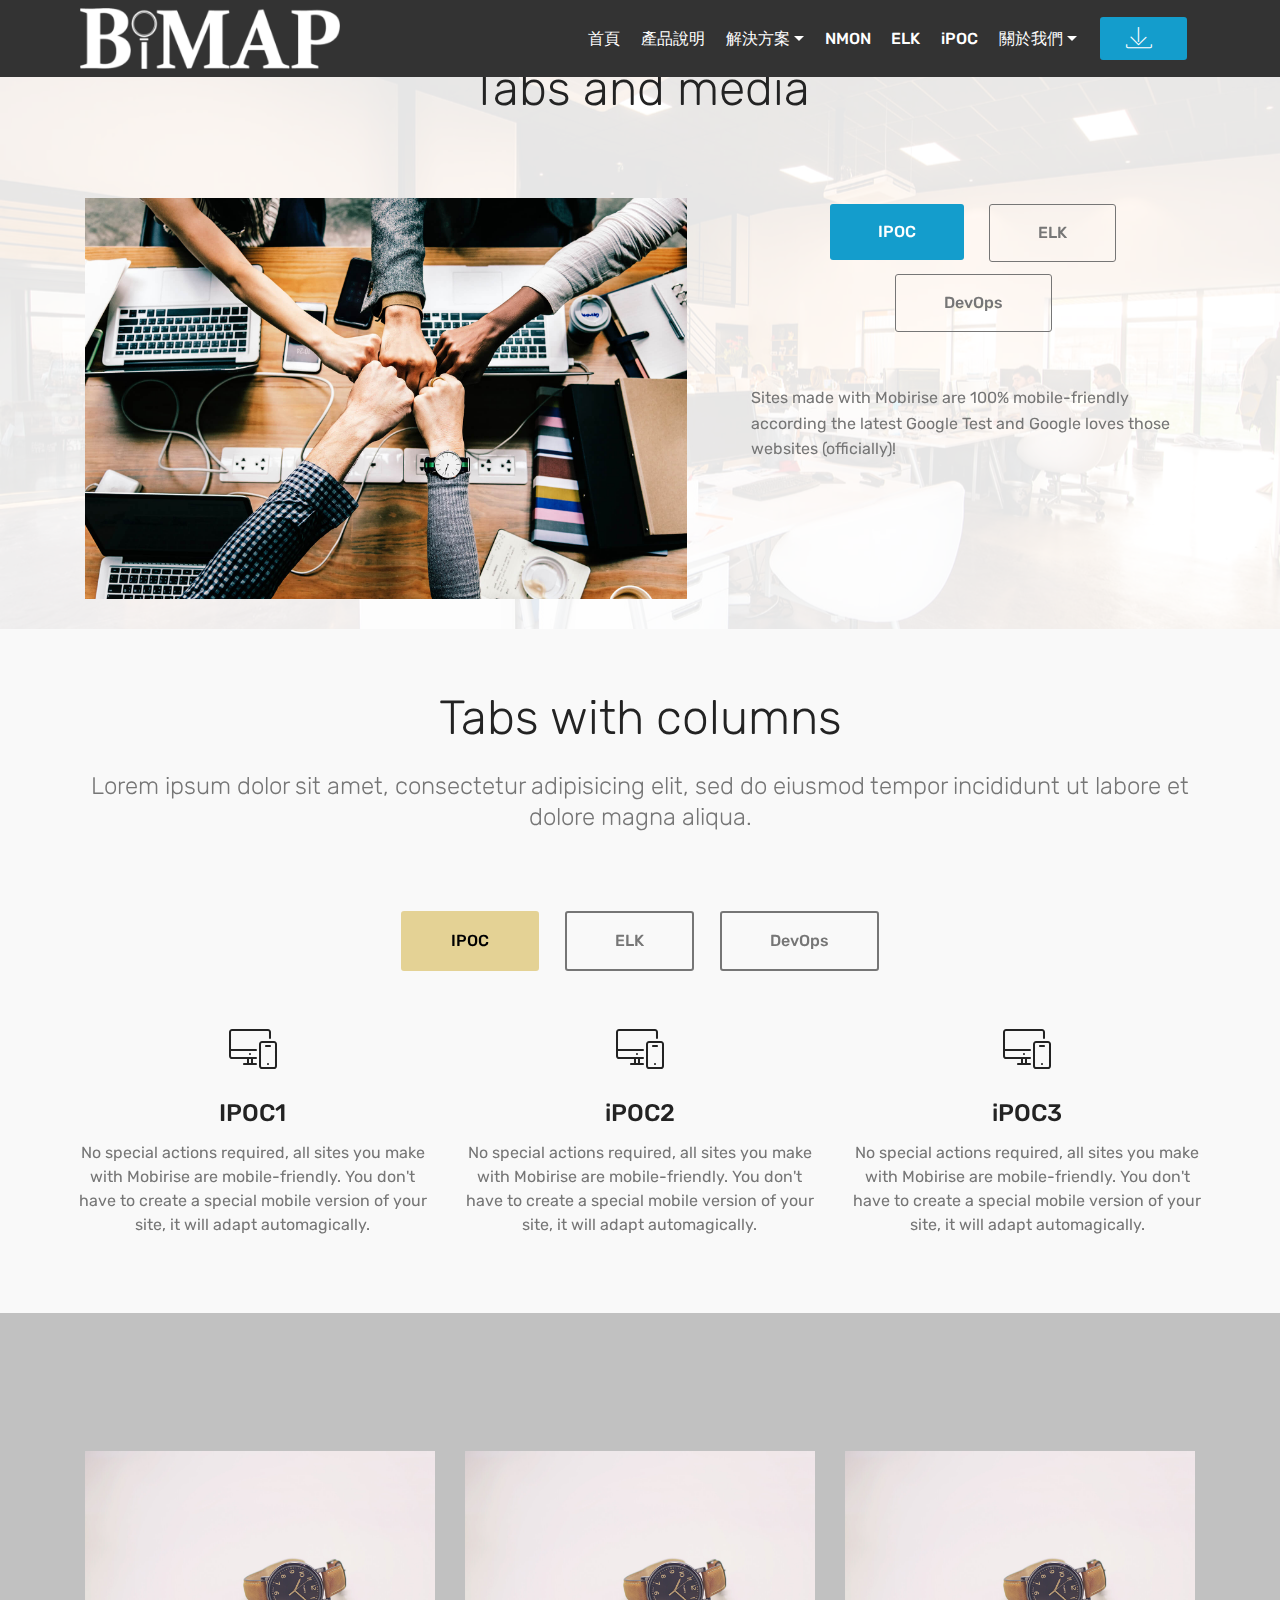
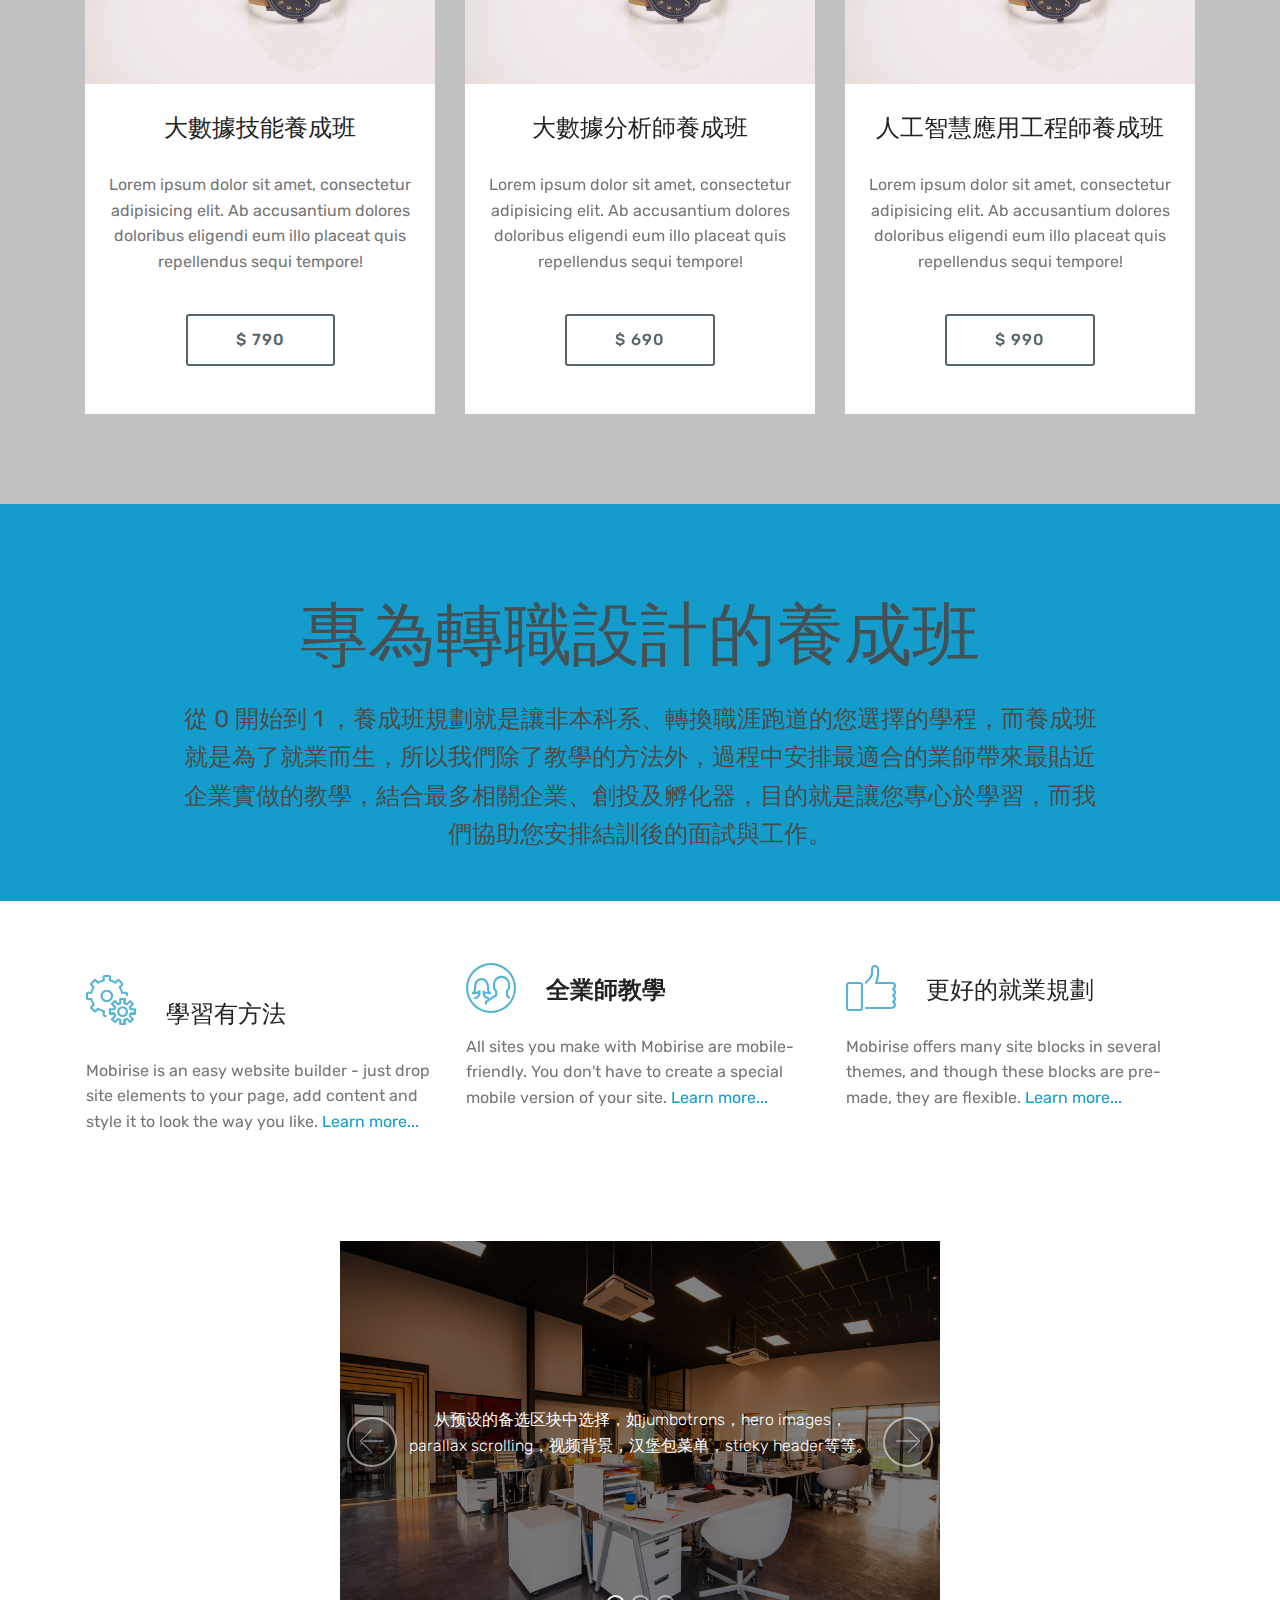
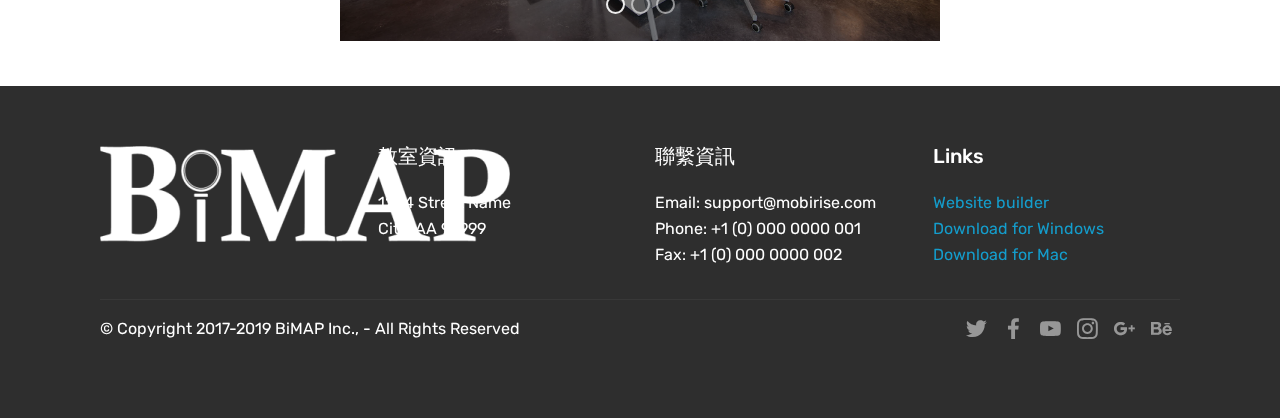
<file: page2.html>
<!DOCTYPE html>
<html  >
<head>
  <!-- Site made with Mobirise Website Builder v4.9.7, https://mobirise.com -->
  <meta charset="UTF-8">
  <meta http-equiv="X-UA-Compatible" content="IE=edge">
  <meta name="generator" content="Mobirise v4.9.7, mobirise.com">
  <meta name="viewport" content="width=device-width, initial-scale=1, minimum-scale=1">
  <link rel="shortcut icon" href="assets/images/bimap-log-w-316x74.png" type="image/x-icon">
  <meta name="description" content="">
  
  <title>Product</title>
  <link rel="stylesheet" href="assets/web/assets/mobirise-icons/mobirise-icons.css">
  <link rel="stylesheet" href="assets/tether/tether.min.css">
  <link rel="stylesheet" href="assets/bootstrap/css/bootstrap.min.css">
  <link rel="stylesheet" href="assets/bootstrap/css/bootstrap-grid.min.css">
  <link rel="stylesheet" href="assets/bootstrap/css/bootstrap-reboot.min.css">
  <link rel="stylesheet" href="assets/dropdown/css/style.css">
  <link rel="stylesheet" href="assets/socicon/css/styles.css">
  <link rel="stylesheet" href="assets/theme/css/style.css">
  <link rel="stylesheet" href="assets/mobirise/css/mbr-additional.css" type="text/css">
  
  
  
</head>
<body>
  <section class="menu cid-qTkzRZLJNu" once="menu" id="menu1-0">

    

    <nav class="navbar navbar-expand beta-menu navbar-dropdown align-items-center navbar-fixed-top navbar-toggleable-sm">
        <button class="navbar-toggler navbar-toggler-right" type="button" data-toggle="collapse" data-target="#navbarSupportedContent" aria-controls="navbarSupportedContent" aria-expanded="false" aria-label="Toggle navigation">
            <div class="hamburger">
                <span></span>
                <span></span>
                <span></span>
                <span></span>
            </div>
        </button>
        <div class="menu-logo">
            <div class="navbar-brand">
                <span class="navbar-logo">
                    <a href="https://mobirise.com">
                         <img src="assets/images/bimap-log-w-316x74.png" alt="Mobirise" title="" style="height: 3.8rem;">
                    </a>
                </span>
                <span class="navbar-caption-wrap"><a class="navbar-caption text-white display-4" href="https://mobirise.com"></a></span>
            </div>
        </div>
        <div class="collapse navbar-collapse" id="navbarSupportedContent">
            <ul class="navbar-nav nav-dropdown" data-app-modern-menu="true"><li class="nav-item">
                    <a class="nav-link link text-white display-4" href="index.html">首頁</a>
                </li><li class="nav-item"><a class="nav-link link text-white display-4" href="page2.html">產品說明</a></li><li class="nav-item dropdown"><a class="nav-link link text-white dropdown-toggle display-4" href="https://mobirise.com" data-toggle="dropdown-submenu" aria-expanded="false">解決方案</a><div class="dropdown-menu"><a class="text-white dropdown-item display-4" href="elk-enterprise.html" aria-expanded="false">企業級 ELK 日誌管理系統建置</a><a class="text-white dropdown-item display-4" href="https://mobirise.com" aria-expanded="false">iT 效能監控、分析和預測</a><a class="text-white dropdown-item display-4" href="nmons.html" aria-expanded="false">NMONs 雲端效能分析</a></div></li><li class="nav-item"><a class="nav-link link text-white display-4" href="nmons.html" aria-expanded="false">NMON</a></li><li class="nav-item"><a class="nav-link link text-white display-4" href="elk-enterprise.html" aria-expanded="false">ELK<br></a></li><li class="nav-item"><a class="nav-link link text-white display-4" href="bimap-ipoc.html" aria-expanded="false">iPOC<br></a></li><li class="nav-item dropdown"><a class="nav-link link text-white dropdown-toggle display-4" href="https://mobirise.com" data-toggle="dropdown-submenu" aria-expanded="false">關於我們</a><div class="dropdown-menu"><a class="text-white dropdown-item display-4" href="https://mobirise.com" aria-expanded="false">聯繫方式</a><a class="text-white dropdown-item display-4" href="https://mobirise.com" aria-expanded="false">企業文化</a></div></li></ul>
            <div class="navbar-buttons mbr-section-btn"><a class="btn btn-sm btn-primary display-7" href="https://mobirise.com">
                    <span class="mbri-save mbr-iconfont mbr-iconfont-btn "><br></span></a></div>
        </div>
    </nav>
</section>

<section class="engine"><a href="https://mobirise.info/t">free amp template</a></section><section class="tabs4 cid-rmWdyIHLOW mbr-parallax-background" id="tabs4-h">

    

    <div class="mbr-overlay" style="opacity: 0.9; background-color: rgb(255, 255, 255);">
    </div>

    <div class="container">
        <h2 class="mbr-section-title align-center pb-3 mbr-fonts-style display-2">
            Tabs and media
        </h2>
        

        <div class="media-container-row mt-5 pt-3">
            <div class="mbr-figure" style="width: 60%;">
                <img src="assets/images/background6.jpg" alt="Mobirise">
            </div>
            <div class="tabs-container">
                <ul class="nav nav-tabs" role="tablist">
                    <li class="nav-item"><a class="nav-link mbr-fonts-style show active display-7" role="tab" data-toggle="tab" href="#tabs4-h_tab0" aria-selected="true">IPOC</a></li>
                    <li class="nav-item"><a class="nav-link mbr-fonts-style show active display-7" role="tab" data-toggle="tab" href="#tabs4-h_tab1" aria-selected="true">
                            ELK</a></li>
                    <li class="nav-item"><a class="nav-link mbr-fonts-style active show display-7" role="tab" data-toggle="tab" href="#tabs4-h_tab2" aria-selected="true">
                            DevOps</a></li>
                    
                    
                    
                </ul>
                <div class="tab-content">
                    <div id="tab1" class="tab-pane in active" role="tabpanel">
                        <div class="row">
                            <div class="col-md-12">
                                <p class="mbr-text py-5 mbr-fonts-style display-7">
                                    Sites made with Mobirise are 100% mobile-friendly according the latest Google Test and Google loves those websites (officially)!
                                </p>
                            </div>
                        </div>
                    </div>
                    <div id="tab2" class="tab-pane" role="tabpanel">
                        <div class="row">
                            <div class="col-md-12">
                                <p class="mbr-text py-5 mbr-fonts-style display-7">
                                    Mobirise themes are based on Bootstrap 3 and Bootstrap 4 - most powerful mobile first framework. Now, even if you're not code-savvy, you can be a part of an exciting growing bootstrap community.</p>
                            </div>
                        </div>
                    </div>
                    <div id="tab3" class="tab-pane" role="tabpanel">
                        <div class="row">
                            <div class="col-md-12">
                                <p class="mbr-text py-5 mbr-fonts-style display-7">
                                    Choose from the large selection of latest pre-made blocks - full-screen intro, bootstrap carousel, content slider, responsive image gallery with lightbox, parallax scrolling, video backgrounds, hamburger menu, sticky header and more.
                                </p>
                            </div>
                        </div>
                    </div>
                    <div id="tab4" class="tab-pane" role="tabpanel">
                        <div class="row">
                            <div class="col-md-12">
                                <p class="mbr-text py-5 mbr-fonts-style display-7">
                                    Sites made with Mobirise are 100% mobile-friendly according the latest Google Test and Google loves those websites (officially)!
                                </p>
                            </div>
                        </div>
                    </div>
                    <div id="tab5" class="tab-pane" role="tabpanel">
                        <div class="row">
                            <div class="col-md-12">
                                <p class="mbr-text py-5 mbr-fonts-style display-7">
                                    Mobirise themes are based on Bootstrap 3 and Bootstrap 4 - most powerful mobile first framework. Now, even if you're not code-savvy, you can be a part of an exciting growing bootstrap community.
                                </p>
                            </div>
                        </div>
                    </div>
                    <div id="tab6" class="tab-pane" role="tabpanel">
                        <div class="row">
                            <div class="col-md-12">
                                <p class="mbr-text py-5 mbr-fonts-style display-7">
                                    Choose from the large selection of latest pre-made blocks - full-screen intro, bootstrap carousel, content slider, responsive image gallery with lightbox, parallax scrolling, video backgrounds, hamburger menu, sticky header and more.
                                </p>
                            </div>
                        </div>
                    </div>
                </div>
            </div>
        </div>
    </div>
</section>

<section class="tabs3 cid-rmWea7R31a" id="tabs3-i">

    

    

    <div class="container">
        <h2 class="mbr-section-title align-center pb-3 mbr-fonts-style display-2">
           Tabs with columns
        </h2>
        <h3 class="mbr-section-subtitle  display-5 align-center mbr-light mbr-fonts-style">
            Lorem ipsum dolor sit amet, consectetur adipisicing elit, sed do eiusmod tempor incididunt ut labore et dolore magna aliqua.
        </h3>
    </div>
    <div class="container-fluid">
        <div class="row tabcont">
            <ul class="nav nav-tabs pt-3 mt-5" role="tablist">
                <li class="nav-item mbr-fonts-style"><a class="nav-link show active display-7" role="tab" data-toggle="tab" href="#tabs3-i_tab0" aria-selected="true">IPOC</a></li>
                <li class="nav-item mbr-fonts-style"><a class="nav-link  show active display-7" role="tab" data-toggle="tab" href="#tabs3-i_tab1" aria-selected="true">
                        ELK</a></li>
                <li class="nav-item mbr-fonts-style"><a class="nav-link show active display-7" role="tab" data-toggle="tab" href="#tabs3-i_tab2" aria-selected="true">
                        DevOps</a></li>
                
                
                
            </ul>
        </div>
    </div>

    <div class="container">
        <div class="row px-1">
            <div class="tab-content">
                <div id="tab1" class="tab-pane in active mbr-table" role="tabpanel">
                    <div class="row tab-content-row">
                        <div class="col-xs-12 col-md-6 col-lg-4">
                            <div class="card-img ">
                                <span class="mbri-responsive mbr-iconfont"></span>
                            </div>
                            <h4 class="mbr-element-title  align-center mbr-fonts-style pb-2 display-5">
                                IPOC1</h4>
                            <p class="mbr-section-text  align-center mbr-fonts-style display-7">
                                No special actions required, all sites you make with Mobirise are mobile-friendly. You don't have to create a special mobile version of your site, it will adapt automagically.
                            </p>
                        </div>

                        <div class="col-xs-12 col-md-6 col-lg-4">
                            <div class="card-img ">
                                <span class="mbri-responsive mbr-iconfont"></span>
                            </div>
                            <h4 class="mbr-element-title  align-center mbr-fonts-style pb-2 display-5">
                                iPOC2</h4>
                            <p class="mbr-section-text  align-center mbr-fonts-style display-7">
                                No special actions required, all sites you make with Mobirise are mobile-friendly. You don't have to create a special mobile version of your site, it will adapt automagically.
                            </p>
                        </div>

                        <div class="col-xs-12 col-md-6 col-lg-4">
                            <div class="card-img ">
                                <span class="mbri-responsive mbr-iconfont"></span>
                            </div>
                            <h4 class="mbr-element-title  align-center mbr-fonts-style pb-2 display-5">
                                iPOC3</h4>
                            <p class="mbr-section-text  align-center mbr-fonts-style display-7">
                                No special actions required, all sites you make with Mobirise are mobile-friendly. You don't have to create a special mobile version of your site, it will adapt automagically.
                            </p>
                        </div>

                        
                    </div>
                </div>

                <div id="tab2" class="tab-pane  mbr-table" role="tabpanel">
                    <div class="row tab-content-row">
                        <div class="col-xs-12 col-md-6 col-lg-4">
                            <div class="card-img ">
                                <span class="mbri-bootstrap mbr-iconfont"></span>
                            </div>
                            <h4 class="mbr-element-title  align-center mbr-fonts-style pb-2 display-5">
                                IT'S EASY AND SIMPLE
                            </h4>
                            <p class="mbr-section-text  align-center mbr-fonts-style display-7">
                                Cut down the development time with drag-and-drop website builder. Drop the blocks into the page, edit content inline and publish - no technical skills required.
                            </p>
                        </div>

                        <div class="col-xs-12 col-md-6 col-lg-4">
                            <div class="card-img ">
                                <span class="mbri-bootstrap mbr-iconfont"></span>
                            </div>
                            <h4 class="mbr-element-title  align-center mbr-fonts-style pb-2 display-5">
                                IT'S EASY AND SIMPLE
                            </h4>
                            <p class="mbr-section-text  align-center mbr-fonts-style display-7">
                                Cut down the development time with drag-and-drop website builder. Drop the blocks into the page, edit content inline and publish - no technical skills required.
                            </p>
                        </div>

                        <div class="col-xs-12 col-md-6 col-lg-4">
                            <div class="card-img ">
                                <span class="mbri-bootstrap mbr-iconfont"></span>
                            </div>
                            <h4 class="mbr-element-title  align-center mbr-fonts-style pb-2 display-5">
                                IT'S EASY AND SIMPLE
                            </h4>
                            <p class="mbr-section-text  align-center mbr-fonts-style display-7">
                                Cut down the development time with drag-and-drop website builder. Drop the blocks into the page, edit content inline and publish - no technical skills required.
                            </p>
                        </div>

                        
                    </div>
                </div>

                <div id="tab3" class="tab-pane  mbr-table" role="tabpanel">
                    <div class="row tab-content-row">
                        <div class="col-xs-12 col-md-6 col-lg-4">
                            <div class="card-img ">
                                <span class="mbri-extension mbr-iconfont"></span>
                            </div>
                            <h4 class="mbr-element-title  align-center mbr-fonts-style pb-2 display-5">
                                TRENDY WEBSITE BLOCKS
                            </h4>
                            <p class="mbr-section-text  align-center mbr-fonts-style display-7">
                                Choose from the large selection  pre-made blocks - full-screen intro, bootstrap carousel, slider, responsive image gallery with, parallax scrolling, sticky header and more.
                            </p>
                        </div>

                        <div class="col-xs-12 col-md-6 col-lg-4">
                            <div class="card-img ">
                                <span class="mbri-extension mbr-iconfont"></span>
                            </div>
                            <h4 class="mbr-element-title  align-center mbr-fonts-style pb-2 display-5">
                                TRENDY WEBSITE BLOCKS
                            </h4>
                            <p class="mbr-section-text  align-center mbr-fonts-style display-7">
                                Choose from the large selection  pre-made blocks - full-screen intro, bootstrap carousel, slider, responsive image gallery with, parallax scrolling, sticky header and more.
                            </p>
                        </div>

                        <div class="col-xs-12 col-md-6 col-lg-4">
                            <div class="card-img ">
                                <span class="mbri-extension mbr-iconfont"></span>
                            </div>
                            <h4 class="mbr-element-title  align-center mbr-fonts-style pb-2 display-5">
                                TRENDY WEBSITE BLOCKS
                            </h4>
                            <p class="mbr-section-text  align-center mbr-fonts-style display-7">
                                Choose from the large selection  pre-made blocks - full-screen intro, bootstrap carousel, slider, responsive image gallery with, parallax scrolling, sticky header and more.
                            </p>
                        </div>

                        
                    </div>
                </div>

                <div id="tab4" class="tab-pane  mbr-table" role="tabpanel">
                    <div class="row tab-content-row">
                        <div class="col-xs-12 col-md-6 col-lg-4">
                            <div class="card-img ">
                                <span class="mbri-responsive mbr-iconfont"></span>
                            </div>
                            <h4 class="mbr-element-title  align-center mbr-fonts-style pb-2 display-5">
                                MOBILE FRIENDLY
                            </h4>
                            <p class="mbr-section-text  align-center mbr-fonts-style display-7">
                                No special actions required, all sites you make with Mobirise are mobile-friendly. You don't have to create a special mobile version of your site, it will adapt automagically.
                            </p>
                        </div>

                        <div class="col-xs-12 col-md-6 col-lg-4">
                            <div class="card-img ">
                                <span class="mbri-responsive mbr-iconfont"></span>
                            </div>
                            <h4 class="mbr-element-title  align-center mbr-fonts-style pb-2 display-5">
                                MOBILE FRIENDLY
                            </h4>
                            <p class="mbr-section-text  align-center mbr-fonts-style display-7">
                                No special actions required, all sites you make with Mobirise are mobile-friendly. You don't have to create a special mobile version of your site, it will adapt automagically.
                            </p>
                        </div>

                        <div class="col-xs-12 col-md-6 col-lg-4">
                            <div class="card-img ">
                                <span class="mbri-responsive mbr-iconfont"></span>
                            </div>
                            <h4 class="mbr-element-title  align-center mbr-fonts-style pb-2 display-5">
                                MOBILE FRIENDLY
                            </h4>
                            <p class="mbr-section-text  align-center mbr-fonts-style display-7">
                                No special actions required, all sites you make with Mobirise are mobile-friendly. You don't have to create a special mobile version of your site, it will adapt automagically.
                            </p>
                        </div>

                        
                    </div>
                </div>

                <div id="tab5" class="tab-pane  mbr-table" role="tabpanel">
                    <div class="row tab-content-row">
                        <div class="col-xs-12 col-md-6 col-lg-4">
                            <div class="card-img ">
                                <span class="mbri-bootstrap mbr-iconfont"></span>
                            </div>
                            <h4 class="mbr-element-title  align-center mbr-fonts-style pb-2 display-5">
                                IT'S EASY AND SIMPLE
                            </h4>
                            <p class="mbr-section-text  align-center mbr-fonts-style display-7">
                                Cut down the development time with drag-and-drop website builder. Drop the blocks into the page, edit content inline and publish - no technical skills required.
                            </p>
                        </div>

                        <div class="col-xs-12 col-md-6 col-lg-4">
                            <div class="card-img ">
                                <span class="mbri-bootstrap mbr-iconfont"></span>
                            </div>
                            <h4 class="mbr-element-title  align-center mbr-fonts-style pb-2 display-5">
                                IT'S EASY AND SIMPLE
                            </h4>
                            <p class="mbr-section-text  align-center mbr-fonts-style display-7">
                                Cut down the development time with drag-and-drop website builder. Drop the blocks into the page, edit content inline and publish - no technical skills required.
                            </p>
                        </div>

                        <div class="col-xs-12 col-md-6 col-lg-4">
                            <div class="card-img ">
                                <span class="mbri-bootstrap mbr-iconfont"></span>
                            </div>
                            <h4 class="mbr-element-title  align-center mbr-fonts-style pb-2 display-5">
                                IT'S EASY AND SIMPLE
                            </h4>
                            <p class="mbr-section-text  align-center mbr-fonts-style display-7">
                                Cut down the development time with drag-and-drop website builder. Drop the blocks into the page, edit content inline and publish - no technical skills required.
                            </p>
                        </div>

                        
                    </div>
                </div>

                <div id="tab6" class="tab-pane  mbr-table" role="tabpanel">
                    <div class="row tab-content-row">
                        <div class="col-xs-12 col-md-6 col-lg-4">
                            <div class="card-img ">
                                <span class="mbri-extension mbr-iconfont"></span>
                            </div>
                            <h4 class="mbr-element-title  align-center mbr-fonts-style pb-2 display-5">
                                TRENDY WEBSITE BLOCKS
                            </h4>
                            <p class="mbr-section-text  align-center mbr-fonts-style display-7">
                                Choose from the large selection  pre-made blocks - full-screen intro, bootstrap carousel, slider, responsive image gallery with, parallax scrolling, sticky header and more.
                            </p>
                        </div>

                        <div class="col-xs-12 col-md-6 col-lg-4">
                            <div class="card-img ">
                                <span class="mbri-extension mbr-iconfont"></span>
                            </div>
                            <h4 class="mbr-element-title  align-center mbr-fonts-style pb-2 display-5">
                                TRENDY WEBSITE BLOCKS
                            </h4>
                            <p class="mbr-section-text  align-center mbr-fonts-style display-7">
                                Choose from the large selection  pre-made blocks - full-screen intro, bootstrap carousel, slider, responsive image gallery with, parallax scrolling, sticky header and more.
                            </p>
                        </div>

                        <div class="col-xs-12 col-md-6 col-lg-4">
                            <div class="card-img ">
                                <span class="mbri-extension mbr-iconfont"></span>
                            </div>
                            <h4 class="mbr-element-title  align-center mbr-fonts-style pb-2 display-5">
                                TRENDY WEBSITE BLOCKS
                            </h4>
                            <p class="mbr-section-text  align-center mbr-fonts-style display-7">
                                Choose from the large selection  pre-made blocks - full-screen intro, bootstrap carousel, slider, responsive image gallery with, parallax scrolling, sticky header and more.
                            </p>
                        </div>

                        
                    </div>
                </div>
            </div>
        </div>
    </div>
</section>

<section class="services1 cid-rmWg0JHsCL" id="services1-m">
    <!---->
    
    <!---->
    <!--Overlay-->
    
    <!--Container-->
    <div class="container">
        <div class="row justify-content-center">
            <!--Titles-->
            <div class="title pb-5 col-12">
                
                
            </div>
            <!--Card-1-->
            <div class="card col-12 col-md-6 col-lg-4">
                <div class="card-wrapper">
                    <div class="card-img">
                        <img src="assets/images/product1.jpg" alt="Mobirise">
                    </div>
                    <div class="card-box pb-md-5">
                        <h4 class="card-title mbr-fonts-style display-5">
                            大數據技能養成班
                        </h4>
                        <p class="mbr-text mbr-fonts-style display-7">
                            Lorem ipsum dolor sit amet, consectetur adipisicing elit. Ab accusantium dolores doloribus
                            eligendi eum illo placeat quis repellendus sequi tempore!
                        </p>
                        <!--Btn-->
                        <div class="mbr-section-btn align-left">
                            <a href="https://mobirise.co" class="btn btn-warning-outline display-4">
                                $ 790
                            </a>
                        </div>
                    </div>
                </div>
            </div>
            <!--Card-2-->
            <div class="card col-12 col-md-6 col-lg-4">
                <div class="card-wrapper">
                    <div class="card-img">
                        <img src="assets/images/product1.jpg" alt="Mobirise">
                    </div>
                    <div class="card-box pb-md-5">
                        <h4 class="card-title mbr-fonts-style display-5">
                            大數據分析師養成班</h4>
                        <p class="mbr-text mbr-fonts-style display-7">
                            Lorem ipsum dolor sit amet, consectetur adipisicing elit. Ab accusantium dolores doloribus
                            eligendi eum illo placeat quis repellendus sequi tempore!
                        </p>
                        <!--Btn-->
                        <div class="mbr-section-btn align-left">
                            <a href="https://mobirise.co" class="btn btn-warning-outline display-4">
                                $ 690
                            </a>
                        </div>
                    </div>
                </div>
            </div>
            <!--Card-3-->
            <div class="card col-12 col-md-6 col-lg-4 last-child">
                <div class="card-wrapper">
                    <div class="card-img">
                        <img src="assets/images/product1.jpg" alt="Mobirise">
                    </div>
                    <div class="card-box">
                        <h4 class="card-title mbr-fonts-style display-5">
                            人工智慧應用工程師養成班
                        </h4>
                        <p class="mbr-text mbr-fonts-style display-7">
                            Lorem ipsum dolor sit amet, consectetur adipisicing elit. Ab accusantium dolores doloribus
                            eligendi eum illo placeat quis repellendus sequi tempore!
                        </p>
                        <!--Btn-->
                        <div class="mbr-section-btn align-left"><a href="https://mobirise.co" class="btn btn-warning-outline display-4">
                                $ 990
                            </a></div>
                    </div>
                </div>
            </div>
            <!--Card-4-->
            
        </div>
    </div>
</section>

<section class="header1 cid-rmWhLi7mH6" id="header16-r">

    

    

    <div class="container">
        <div class="row justify-content-md-center">
            <div class="col-md-10 align-center">
                <h1 class="mbr-section-title mbr-bold pb-3 mbr-fonts-style display-1"><span style="font-weight: normal;">
                    專為轉職設計的養成班
                </span></h1>
                
                <p class="mbr-text pb-3 mbr-fonts-style display-5">
                    從 0 開始到 1 ，養成班規劃就是讓非本科系、轉換職涯跑道的您選擇的學程，而養成班就是為了就業而生，所以我們除了教學的方法外，過程中安排最適合的業師帶來最貼近企業實做的教學，結合最多相關企業、創投及孵化器，目的就是讓您專心於學習，而我們協助您安排結訓後的面試與工作。
                </p>
                
            </div>
        </div>
    </div>

</section>

<section class="features10 cid-rmWhpdnuJw" id="features10-o">

    

    
    <div class="container">
        <div class="row justify-content-center">
            <div class="card p-3 col-12 col-md-6 col-lg-4">
                <div class="media mb-3">
                    <div class="card-img align-self-center">
                        <span class="mbr-iconfont mbri-setting" style="font-size: 50px; color: rgb(85, 180, 212); fill: rgb(85, 180, 212);"></span>
                    </div>
                    <h4 class="card-title media-body py-3 mbr-fonts-style display-5"><div><br></div><div>學習有方法</div></h4>
                </div>
                <div class="card-box">
                    <p class="mbr-text mbr-fonts-style display-7">
                       Mobirise is an easy website builder - just drop site elements to your page, add content and style it to look the way you like. <a href="https://mobirise.co">Learn more...</a>
                    </p>
                </div>
            </div>

            <div class="card p-3 col-12 col-md-6 col-lg-4">
                <div class="media mb-3">
                    <div class="card-img align-self-center">
                        <span class="mbr-iconfont mbri-users" style="font-size: 50px; color: rgb(85, 180, 212); fill: rgb(85, 180, 212);"></span>
                    </div>
                    <h4 class="card-title media-body py-3 mbr-fonts-style display-5"><strong>
                        全業師教學
                    </strong></h4>
                </div>
                <div class="card-box">
                    <p class="mbr-text mbr-fonts-style display-7">
                       All sites you make with Mobirise are mobile-friendly. You don't have to create a special mobile version of your site. <a href="https://mobirise.co">Learn more...</a>
                    </p>
                </div>
            </div>

            <div class="card p-3 col-12 col-md-6 col-lg-4">
                <div class="media mb-3">
                    <div class="card-img align-self-center">
                        <span class="mbr-iconfont mbri-like" style="font-size: 50px; color: rgb(85, 180, 212); fill: rgb(85, 180, 212);"></span>
                    </div>
                    <h4 class="card-title media-body py-3 mbr-fonts-style display-5">
                        更好的就業規劃
                    </h4>
                </div>
                <div class="card-box">
                    <p class="mbr-text mbr-fonts-style display-7">
                       Mobirise offers many site blocks in several themes, and though these blocks are pre-made, they are flexible. <a href="https://mobirise.co">Learn more...</a>
                    </p>
                </div>
            </div>

            
        </div>
    </div>
</section>

<section class="carousel slide cid-rmWhDywSjf" data-interval="false" id="slider2-q">

    
    <div class="container content-slider">
        <div class="content-slider-wrap">
            <div><div class="mbr-slider slide carousel" data-pause="true" data-keyboard="false" data-ride="false" data-interval="false"><ol class="carousel-indicators"><li data-app-prevent-settings="" data-target="#slider2-q" class=" active" data-slide-to="0"></li><li data-app-prevent-settings="" data-target="#slider2-q" data-slide-to="1"></li><li data-app-prevent-settings="" data-target="#slider2-q" data-slide-to="2"></li></ol><div class="carousel-inner" role="listbox"><div class="carousel-item slider-fullscreen-image active" data-bg-video-slide="false" style="background-image: url(assets/images/background1.jpg);"><div class="container container-slide"><div class="image_wrapper"><div class="mbr-overlay"></div><img src="assets/images/background1.jpg"><div class="carousel-caption justify-content-center"><div class="col-10 align-center"><p class="lead mbr-text mbr-fonts-style display-7">从预设的备选区块中选择，如jumbotrons，hero images，parallax scrolling，视频背景，汉堡包菜单，sticky header等等。</p></div></div></div></div></div><div class="carousel-item slider-fullscreen-image" data-bg-video-slide="false" style="background-image: url(assets/images/background2.jpg);"><div class="container container-slide"><div class="image_wrapper"><div class="mbr-overlay"></div><img src="assets/images/background2.jpg"><div class="carousel-caption justify-content-center"><div class="col-10 align-center"><p class="lead mbr-text mbr-fonts-style display-7">带Youtube视频背景和彩色遮罩的幻灯片。标题与文本被左对齐。</p></div></div></div></div></div><div class="carousel-item slider-fullscreen-image" data-bg-video-slide="false" style="background-image: url(assets/images/background3.jpg);"><div class="container container-slide"><div class="image_wrapper"><div class="mbr-overlay"></div><img src="assets/images/background3.jpg"><div class="carousel-caption justify-content-center"><div class="col-10 align-center"><p class="lead mbr-text mbr-fonts-style display-7">从预设的备选区块中选择，如jumbotrons，hero images，parallax scrolling，视频背景，汉堡包菜单，sticky header等等。</p></div></div></div></div></div></div><a data-app-prevent-settings="" class="carousel-control carousel-control-prev" role="button" data-slide="prev" href="#slider2-q"><span aria-hidden="true" class="mbri-left mbr-iconfont"></span><span class="sr-only">Previous</span></a><a data-app-prevent-settings="" class="carousel-control carousel-control-next" role="button" data-slide="next" href="#slider2-q"><span aria-hidden="true" class="mbri-right mbr-iconfont"></span><span class="sr-only">Next</span></a></div></div> 
        </div>
    </div>
</section>

<section class="cid-qTkAaeaxX5" id="footer1-2">

    

    

    <div class="container">
        <div class="media-container-row content text-white">
            <div class="col-12 col-md-3">
                <div class="media-wrap">
                    <a href="https://mobirise.com/">
                        <img src="assets/images/bimap-log-w-410x96.png" alt="Mobirise" title="">
                    </a>
                </div>
            </div>
            <div class="col-12 col-md-3 mbr-fonts-style display-7">
                <h5 class="pb-3">教室資訊</h5>
                <p class="mbr-text">
                    1234 Street Name
                    <br>City, AA 99999
                </p>
            </div>
            <div class="col-12 col-md-3 mbr-fonts-style display-7">
                <h5 class="pb-3">
                    聯繫資訊
                </h5>
                <p class="mbr-text">
                    Email: support@mobirise.com
                    <br>Phone: +1 (0) 000 0000 001
                    <br>Fax: +1 (0) 000 0000 002
                </p>
            </div>
            <div class="col-12 col-md-3 mbr-fonts-style display-7">
                <h5 class="pb-3">
                    Links
                </h5>
                <p class="mbr-text">
                    <a class="text-primary" href="https://mobirise.com/">Website builder</a>
                    <br><a class="text-primary" href="https://mobirise.com/mobirise-free-win.zip">Download for Windows</a>
                    <br><a class="text-primary" href="https://mobirise.com/mobirise-free-mac.zip">Download for Mac</a>
                </p>
            </div>
        </div>
        <div class="footer-lower">
            <div class="media-container-row">
                <div class="col-sm-12">
                    <hr>
                </div>
            </div>
            <div class="media-container-row mbr-white">
                <div class="col-sm-6 copyright">
                    <p class="mbr-text mbr-fonts-style display-7">
                        © Copyright 2017-2019 BiMAP Inc., - All Rights Reserved
                    </p>
                </div>
                <div class="col-md-6">
                    <div class="social-list align-right">
                        <div class="soc-item">
                            <a href="https://twitter.com/mobirise" target="_blank">
                                <span class="socicon-twitter socicon mbr-iconfont mbr-iconfont-social"></span>
                            </a>
                        </div>
                        <div class="soc-item">
                            <a href="https://www.facebook.com/pages/Mobirise/1616226671953247" target="_blank">
                                <span class="socicon-facebook socicon mbr-iconfont mbr-iconfont-social"></span>
                            </a>
                        </div>
                        <div class="soc-item">
                            <a href="https://www.youtube.com/c/mobirise" target="_blank">
                                <span class="socicon-youtube socicon mbr-iconfont mbr-iconfont-social"></span>
                            </a>
                        </div>
                        <div class="soc-item">
                            <a href="https://instagram.com/mobirise" target="_blank">
                                <span class="socicon-instagram socicon mbr-iconfont mbr-iconfont-social"></span>
                            </a>
                        </div>
                        <div class="soc-item">
                            <a href="https://plus.google.com/u/0/+Mobirise" target="_blank">
                                <span class="socicon-googleplus socicon mbr-iconfont mbr-iconfont-social"></span>
                            </a>
                        </div>
                        <div class="soc-item">
                            <a href="https://www.behance.net/Mobirise" target="_blank">
                                <span class="socicon-behance socicon mbr-iconfont mbr-iconfont-social"></span>
                            </a>
                        </div>
                    </div>
                </div>
            </div>
        </div>
    </div>
</section>


  <script src="assets/web/assets/jquery/jquery.min.js"></script>
  <script src="assets/popper/popper.min.js"></script>
  <script src="assets/tether/tether.min.js"></script>
  <script src="assets/bootstrap/js/bootstrap.min.js"></script>
  <script src="assets/smoothscroll/smooth-scroll.js"></script>
  <script src="assets/dropdown/js/script.min.js"></script>
  <script src="assets/touchswipe/jquery.touch-swipe.min.js"></script>
  <script src="assets/parallax/jarallax.min.js"></script>
  <script src="assets/ytplayer/jquery.mb.ytplayer.min.js"></script>
  <script src="assets/vimeoplayer/jquery.mb.vimeo_player.js"></script>
  <script src="assets/bootstrapcarouselswipe/bootstrap-carousel-swipe.js"></script>
  <script src="assets/mbr-tabs/mbr-tabs.js"></script>
  <script src="assets/theme/js/script.js"></script>
  <script src="assets/slidervideo/script.js"></script>
  
  
</body>
</html>
</file>
<file: assets/web/assets/mobirise-icons/mobirise-icons.css>
@font-face {
  font-family: 'MobiriseIcons';
  src:  url('mobirise-icons.eot?spat4u');
  src:  url('mobirise-icons.eot?spat4u#iefix') format('embedded-opentype'),
    url('mobirise-icons.ttf?spat4u') format('truetype'),
    url('mobirise-icons.woff?spat4u') format('woff'),
    url('mobirise-icons.svg?spat4u#MobiriseIcons') format('svg');
  font-weight: normal;
  font-style: normal;
}

[class^="mbri-"], [class*=" mbri-"] {
  /* use !important to prevent issues with browser extensions that change fonts */
  font-family: MobiriseIcons !important;
  speak: none;
  font-style: normal;
  font-weight: normal;
  font-variant: normal;
  text-transform: none;
  line-height: 1;

  /* Better Font Rendering =========== */
  -webkit-font-smoothing: antialiased;
  -moz-osx-font-smoothing: grayscale;
}

.mbri-add-submenu:before {
  content: "\e900";
}
.mbri-alert:before {
  content: "\e901";
}
.mbri-align-center:before {
  content: "\e902";
}
.mbri-align-justify:before {
  content: "\e903";
}
.mbri-align-left:before {
  content: "\e904";
}
.mbri-align-right:before {
  content: "\e905";
}
.mbri-android:before {
  content: "\e906";
}
.mbri-apple:before {
  content: "\e907";
}
.mbri-arrow-down:before {
  content: "\e908";
}
.mbri-arrow-next:before {
  content: "\e909";
}
.mbri-arrow-prev:before {
  content: "\e90a";
}
.mbri-arrow-up:before {
  content: "\e90b";
}
.mbri-bold:before {
  content: "\e90c";
}
.mbri-bookmark:before {
  content: "\e90d";
}
.mbri-bootstrap:before {
  content: "\e90e";
}
.mbri-briefcase:before {
  content: "\e90f";
}
.mbri-browse:before {
  content: "\e910";
}
.mbri-bulleted-list:before {
  content: "\e911";
}
.mbri-calendar:before {
  content: "\e912";
}
.mbri-camera:before {
  content: "\e913";
}
.mbri-cart-add:before {
  content: "\e914";
}
.mbri-cart-full:before {
  content: "\e915";
}
.mbri-cash:before {
  content: "\e916";
}
.mbri-change-style:before {
  content: "\e917";
}
.mbri-chat:before {
  content: "\e918";
}
.mbri-clock:before {
  content: "\e919";
}
.mbri-close:before {
  content: "\e91a";
}
.mbri-cloud:before {
  content: "\e91b";
}
.mbri-code:before {
  content: "\e91c";
}
.mbri-contact-form:before {
  content: "\e91d";
}
.mbri-credit-card:before {
  content: "\e91e";
}
.mbri-cursor-click:before {
  content: "\e91f";
}
.mbri-cust-feedback:before {
  content: "\e920";
}
.mbri-database:before {
  content: "\e921";
}
.mbri-delivery:before {
  content: "\e922";
}
.mbri-desktop:before {
  content: "\e923";
}
.mbri-devices:before {
  content: "\e924";
}
.mbri-down:before {
  content: "\e925";
}
.mbri-download:before {
  content: "\e989";
}
.mbri-drag-n-drop:before {
  content: "\e927";
}
.mbri-drag-n-drop2:before {
  content: "\e928";
}
.mbri-edit:before {
  content: "\e929";
}
.mbri-edit2:before {
  content: "\e92a";
}
.mbri-error:before {
  content: "\e92b";
}
.mbri-extension:before {
  content: "\e92c";
}
.mbri-features:before {
  content: "\e92d";
}
.mbri-file:before {
  content: "\e92e";
}
.mbri-flag:before {
  content: "\e92f";
}
.mbri-folder:before {
  content: "\e930";
}
.mbri-gift:before {
  content: "\e931";
}
.mbri-github:before {
  content: "\e932";
}
.mbri-globe:before {
  content: "\e933";
}
.mbri-globe-2:before {
  content: "\e934";
}
.mbri-growing-chart:before {
  content: "\e935";
}
.mbri-hearth:before {
  content: "\e936";
}
.mbri-help:before {
  content: "\e937";
}
.mbri-home:before {
  content: "\e938";
}
.mbri-hot-cup:before {
  content: "\e939";
}
.mbri-idea:before {
  content: "\e93a";
}
.mbri-image-gallery:before {
  content: "\e93b";
}
.mbri-image-slider:before {
  content: "\e93c";
}
.mbri-info:before {
  content: "\e93d";
}
.mbri-italic:before {
  content: "\e93e";
}
.mbri-key:before {
  content: "\e93f";
}
.mbri-laptop:before {
  content: "\e940";
}
.mbri-layers:before {
  content: "\e941";
}
.mbri-left-right:before {
  content: "\e942";
}
.mbri-left:before {
  content: "\e943";
}
.mbri-letter:before {
  content: "\e944";
}
.mbri-like:before {
  content: "\e945";
}
.mbri-link:before {
  content: "\e946";
}
.mbri-lock:before {
  content: "\e947";
}
.mbri-login:before {
  content: "\e948";
}
.mbri-logout:before {
  content: "\e949";
}
.mbri-magic-stick:before {
  content: "\e94a";
}
.mbri-map-pin:before {
  content: "\e94b";
}
.mbri-menu:before {
  content: "\e94c";
}
.mbri-mobile:before {
  content: "\e94d";
}
.mbri-mobile2:before {
  content: "\e94e";
}
.mbri-mobirise:before {
  content: "\e94f";
}
.mbri-more-horizontal:before {
  content: "\e950";
}
.mbri-more-vertical:before {
  content: "\e951";
}
.mbri-music:before {
  content: "\e952";
}
.mbri-new-file:before {
  content: "\e953";
}
.mbri-numbered-list:before {
  content: "\e954";
}
.mbri-opened-folder:before {
  content: "\e955";
}
.mbri-pages:before {
  content: "\e956";
}
.mbri-paper-plane:before {
  content: "\e957";
}
.mbri-paperclip:before {
  content: "\e958";
}
.mbri-photo:before {
  content: "\e959";
}
.mbri-photos:before {
  content: "\e95a";
}
.mbri-pin:before {
  content: "\e95b";
}
.mbri-play:before {
  content: "\e95c";
}
.mbri-plus:before {
  content: "\e95d";
}
.mbri-preview:before {
  content: "\e95e";
}
.mbri-print:before {
  content: "\e95f";
}
.mbri-protect:before {
  content: "\e960";
}
.mbri-question:before {
  content: "\e961";
}
.mbri-quote-left:before {
  content: "\e962";
}
.mbri-quote-right:before {
  content: "\e963";
}
.mbri-refresh:before {
  content: "\e964";
}
.mbri-responsive:before {
  content: "\e965";
}
.mbri-right:before {
  content: "\e966";
}
.mbri-rocket:before {
  content: "\e967";
}
.mbri-sad-face:before {
  content: "\e968";
}
.mbri-sale:before {
  content: "\e969";
}
.mbri-save:before {
  content: "\e96a";
}
.mbri-search:before {
  content: "\e96b";
}
.mbri-setting:before {
  content: "\e96c";
}
.mbri-setting2:before {
  content: "\e96d";
}
.mbri-setting3:before {
  content: "\e96e";
}
.mbri-share:before {
  content: "\e96f";
}
.mbri-shopping-bag:before {
  content: "\e970";
}
.mbri-shopping-basket:before {
  content: "\e971";
}
.mbri-shopping-cart:before {
  content: "\e972";
}
.mbri-sites:before {
  content: "\e973";
}
.mbri-smile-face:before {
  content: "\e974";
}
.mbri-speed:before {
  content: "\e975";
}
.mbri-star:before {
  content: "\e976";
}
.mbri-success:before {
  content: "\e977";
}
.mbri-sun:before {
  content: "\e978";
}
.mbri-sun2:before {
  content: "\e979";
}
.mbri-tablet:before {
  content: "\e97a";
}
.mbri-tablet-vertical:before {
  content: "\e97b";
}
.mbri-target:before {
  content: "\e97c";
}
.mbri-timer:before {
  content: "\e97d";
}
.mbri-to-ftp:before {
  content: "\e97e";
}
.mbri-to-local-drive:before {
  content: "\e97f";
}
.mbri-touch-swipe:before {
  content: "\e980";
}
.mbri-touch:before {
  content: "\e981";
}
.mbri-trash:before {
  content: "\e982";
}
.mbri-underline:before {
  content: "\e983";
}
.mbri-unlink:before {
  content: "\e984";
}
.mbri-unlock:before {
  content: "\e985";
}
.mbri-up-down:before {
  content: "\e986";
}
.mbri-up:before {
  content: "\e987";
}
.mbri-update:before {
  content: "\e988";
}
.mbri-upload:before {
 content: "\e926"; 
}
.mbri-user:before {
  content: "\e98a";
}
.mbri-user2:before {
  content: "\e98b";
}
.mbri-users:before {
  content: "\e98c";
}
.mbri-video:before {
  content: "\e98d";
}
.mbri-video-play:before {
  content: "\e98e";
}
.mbri-watch:before {
  content: "\e98f";
}
.mbri-website-theme:before {
  content: "\e990";
}
.mbri-wifi:before {
  content: "\e991";
}
.mbri-windows:before {
  content: "\e992";
}
.mbri-zoom-out:before {
  content: "\e993";
}
.mbri-redo:before {
  content: "\e994";
}
.mbri-undo:before {
  content: "\e995";
}
</file>
<file: assets/socicon/css/styles.css>
@charset "UTF-8";

@font-face {
  font-family: "socicon";
  src:url("../fonts/socicon.eot");
  src:url("../fonts/socicon.eot?#iefix") format("embedded-opentype"),
    url("../fonts/socicon.woff") format("woff"),
    url("../fonts/socicon.ttf") format("truetype"),
    url("../fonts/socicon.svg#socicon") format("svg");
  font-weight: normal;
  font-style: normal;

}

[data-icon]:before {
  font-family: "socicon" !important;
  content: attr(data-icon);
  font-style: normal !important;
  font-weight: normal !important;
  font-variant: normal !important;
  text-transform: none !important;
  speak: none;
  line-height: 1;
  -webkit-font-smoothing: antialiased;
  -moz-osx-font-smoothing: grayscale;
}

[class^="socicon-"]:before,
[class*=" socicon-"]:before {
  font-family: "socicon" !important;
  font-style: normal !important;
  font-weight: normal !important;
  font-variant: normal !important;
  text-transform: none !important;
  speak: none;
  line-height: 1;
  -webkit-font-smoothing: antialiased;
  -moz-osx-font-smoothing: grayscale;
}

.socicon-modelmayhem:before {
  content: "\e000";
}
.socicon-mixcloud:before {
  content: "\e001";
}
.socicon-drupal:before {
  content: "\e002";
}
.socicon-swarm:before {
  content: "\e003";
}
.socicon-istock:before {
  content: "\e004";
}
.socicon-yammer:before {
  content: "\e005";
}
.socicon-ello:before {
  content: "\e006";
}
.socicon-stackoverflow:before {
  content: "\e007";
}
.socicon-persona:before {
  content: "\e008";
}
.socicon-triplej:before {
  content: "\e009";
}
.socicon-houzz:before {
  content: "\e00a";
}
.socicon-rss:before {
  content: "\e00b";
}
.socicon-paypal:before {
  content: "\e00c";
}
.socicon-odnoklassniki:before {
  content: "\e00d";
}
.socicon-airbnb:before {
  content: "\e00e";
}
.socicon-periscope:before {
  content: "\e00f";
}
.socicon-outlook:before {
  content: "\e010";
}
.socicon-coderwall:before {
  content: "\e011";
}
.socicon-tripadvisor:before {
  content: "\e012";
}
.socicon-appnet:before {
  content: "\e013";
}
.socicon-goodreads:before {
  content: "\e014";
}
.socicon-tripit:before {
  content: "\e015";
}
.socicon-lanyrd:before {
  content: "\e016";
}
.socicon-slideshare:before {
  content: "\e017";
}
.socicon-buffer:before {
  content: "\e018";
}
.socicon-disqus:before {
  content: "\e019";
}
.socicon-vkontakte:before {
  content: "\e01a";
}
.socicon-whatsapp:before {
  content: "\e01b";
}
.socicon-patreon:before {
  content: "\e01c";
}
.socicon-storehouse:before {
  content: "\e01d";
}
.socicon-pocket:before {
  content: "\e01e";
}
.socicon-mail:before {
  content: "\e01f";
}
.socicon-blogger:before {
  content: "\e020";
}
.socicon-technorati:before {
  content: "\e021";
}
.socicon-reddit:before {
  content: "\e022";
}
.socicon-dribbble:before {
  content: "\e023";
}
.socicon-stumbleupon:before {
  content: "\e024";
}
.socicon-digg:before {
  content: "\e025";
}
.socicon-envato:before {
  content: "\e026";
}
.socicon-behance:before {
  content: "\e027";
}
.socicon-delicious:before {
  content: "\e028";
}
.socicon-deviantart:before {
  content: "\e029";
}
.socicon-forrst:before {
  content: "\e02a";
}
.socicon-play:before {
  content: "\e02b";
}
.socicon-zerply:before {
  content: "\e02c";
}
.socicon-wikipedia:before {
  content: "\e02d";
}
.socicon-apple:before {
  content: "\e02e";
}
.socicon-flattr:before {
  content: "\e02f";
}
.socicon-github:before {
  content: "\e030";
}
.socicon-renren:before {
  content: "\e031";
}
.socicon-friendfeed:before {
  content: "\e032";
}
.socicon-newsvine:before {
  content: "\e033";
}
.socicon-identica:before {
  content: "\e034";
}
.socicon-bebo:before {
  content: "\e035";
}
.socicon-zynga:before {
  content: "\e036";
}
.socicon-steam:before {
  content: "\e037";
}
.socicon-xbox:before {
  content: "\e038";
}
.socicon-windows:before {
  content: "\e039";
}
.socicon-qq:before {
  content: "\e03a";
}
.socicon-douban:before {
  content: "\e03b";
}
.socicon-meetup:before {
  content: "\e03c";
}
.socicon-playstation:before {
  content: "\e03d";
}
.socicon-android:before {
  content: "\e03e";
}
.socicon-snapchat:before {
  content: "\e03f";
}
.socicon-twitter:before {
  content: "\e040";
}
.socicon-facebook:before {
  content: "\e041";
}
.socicon-googleplus:before {
  content: "\e042";
}
.socicon-pinterest:before {
  content: "\e043";
}
.socicon-foursquare:before {
  content: "\e044";
}
.socicon-yahoo:before {
  content: "\e045";
}
.socicon-skype:before {
  content: "\e046";
}
.socicon-yelp:before {
  content: "\e047";
}
.socicon-feedburner:before {
  content: "\e048";
}
.socicon-linkedin:before {
  content: "\e049";
}
.socicon-viadeo:before {
  content: "\e04a";
}
.socicon-xing:before {
  content: "\e04b";
}
.socicon-myspace:before {
  content: "\e04c";
}
.socicon-soundcloud:before {
  content: "\e04d";
}
.socicon-spotify:before {
  content: "\e04e";
}
.socicon-grooveshark:before {
  content: "\e04f";
}
.socicon-lastfm:before {
  content: "\e050";
}
.socicon-youtube:before {
  content: "\e051";
}
.socicon-vimeo:before {
  content: "\e052";
}
.socicon-dailymotion:before {
  content: "\e053";
}
.socicon-vine:before {
  content: "\e054";
}
.socicon-flickr:before {
  content: "\e055";
}
.socicon-500px:before {
  content: "\e056";
}
.socicon-wordpress:before {
  content: "\e058";
}
.socicon-tumblr:before {
  content: "\e059";
}
.socicon-twitch:before {
  content: "\e05a";
}
.socicon-8tracks:before {
  content: "\e05b";
}
.socicon-amazon:before {
  content: "\e05c";
}
.socicon-icq:before {
  content: "\e05d";
}
.socicon-smugmug:before {
  content: "\e05e";
}
.socicon-ravelry:before {
  content: "\e05f";
}
.socicon-weibo:before {
  content: "\e060";
}
.socicon-baidu:before {
  content: "\e061";
}
.socicon-angellist:before {
  content: "\e062";
}
.socicon-ebay:before {
  content: "\e063";
}
.socicon-imdb:before {
  content: "\e064";
}
.socicon-stayfriends:before {
  content: "\e065";
}
.socicon-residentadvisor:before {
  content: "\e066";
}
.socicon-google:before {
  content: "\e067";
}
.socicon-yandex:before {
  content: "\e068";
}
.socicon-sharethis:before {
  content: "\e069";
}
.socicon-bandcamp:before {
  content: "\e06a";
}
.socicon-itunes:before {
  content: "\e06b";
}
.socicon-deezer:before {
  content: "\e06c";
}
.socicon-telegram:before {
  content: "\e06e";
}
.socicon-openid:before {
  content: "\e06f";
}
.socicon-amplement:before {
  content: "\e070";
}
.socicon-viber:before {
  content: "\e071";
}
.socicon-zomato:before {
  content: "\e072";
}
.socicon-draugiem:before {
  content: "\e074";
}
.socicon-endomodo:before {
  content: "\e075";
}
.socicon-filmweb:before {
  content: "\e076";
}
.socicon-stackexchange:before {
  content: "\e077";
}
.socicon-wykop:before {
  content: "\e078";
}
.socicon-teamspeak:before {
  content: "\e079";
}
.socicon-teamviewer:before {
  content: "\e07a";
}
.socicon-ventrilo:before {
  content: "\e07b";
}
.socicon-younow:before {
  content: "\e07c";
}
.socicon-raidcall:before {
  content: "\e07d";
}
.socicon-mumble:before {
  content: "\e07e";
}
.socicon-medium:before {
  content: "\e06d";
}
.socicon-bebee:before {
  content: "\e07f";
}
.socicon-hitbox:before {
  content: "\e080";
}
.socicon-reverbnation:before {
  content: "\e081";
}
.socicon-formulr:before {
  content: "\e082";
}
.socicon-instagram:before {
  content: "\e057";
}
.socicon-battlenet:before {
  content: "\e083";
}
.socicon-chrome:before {
  content: "\e084";
}
.socicon-discord:before {
  content: "\e086";
}
.socicon-issuu:before {
  content: "\e087";
}
.socicon-macos:before {
  content: "\e088";
}
.socicon-firefox:before {
  content: "\e089";
}
.socicon-opera:before {
  content: "\e08d";
}
.socicon-keybase:before {
  content: "\e090";
}
.socicon-alliance:before {
  content: "\e091";
}
.socicon-livejournal:before {
  content: "\e092";
}
.socicon-googlephotos:before {
  content: "\e093";
}
.socicon-horde:before {
  content: "\e094";
}
.socicon-etsy:before {
  content: "\e095";
}
.socicon-zapier:before {
  content: "\e096";
}
.socicon-google-scholar:before {
  content: "\e097";
}
.socicon-researchgate:before {
  content: "\e098";
}
.socicon-wechat:before {
  content: "\e099";
}
.socicon-strava:before {
  content: "\e09a";
}
.socicon-line:before {
  content: "\e09b";
}
.socicon-lyft:before {
  content: "\e09c";
}
.socicon-uber:before {
  content: "\e09d";
}
.socicon-songkick:before {
  content: "\e09e";
}
.socicon-viewbug:before {
  content: "\e09f";
}
.socicon-googlegroups:before {
  content: "\e0a0";
}
.socicon-quora:before {
  content: "\e073";
}
.socicon-diablo:before {
  content: "\e085";
}
.socicon-blizzard:before {
  content: "\e0a1";
}
.socicon-hearthstone:before {
  content: "\e08b";
}
.socicon-heroes:before {
  content: "\e08a";
}
.socicon-overwatch:before {
  content: "\e08c";
}
.socicon-warcraft:before {
  content: "\e08e";
}
.socicon-starcraft:before {
  content: "\e08f";
}
.socicon-beam:before {
  content: "\e0a2";
}
.socicon-curse:before {
  content: "\e0a3";
}
.socicon-player:before {
  content: "\e0a4";
}
.socicon-streamjar:before {
  content: "\e0a5";
}
.socicon-nintendo:before {
  content: "\e0a6";
}
.socicon-hellocoton:before {
  content: "\e0a7";
}
</file>
<file: assets/dropdown/css/style.css>
.navbar-dropdown {
  left: 0;
  padding: 0;
  position: absolute;
  right: 0;
  top: 0;
  transition: all 0.45s ease;
  z-index: 1030;
  background: #282828; }
  .navbar-dropdown .navbar-logo {
    margin-right: 0.8rem;
    transition: margin 0.3s ease-in-out;
    vertical-align: middle; }
    .navbar-dropdown .navbar-logo img {
      height: 3.125rem;
      transition: all 0.3s ease-in-out; }
    .navbar-dropdown .navbar-logo.mbr-iconfont {
      font-size: 3.125rem;
      line-height: 3.125rem; }
  .navbar-dropdown .navbar-caption {
    font-weight: 700;
    white-space: normal;
    vertical-align: -4px;
    line-height: 3.125rem !important; }
    .navbar-dropdown .navbar-caption, .navbar-dropdown .navbar-caption:hover {
      color: inherit;
      text-decoration: none; }
  .navbar-dropdown .mbr-iconfont + .navbar-caption {
    vertical-align: -1px; }
  .navbar-dropdown.navbar-fixed-top {
    position: fixed; }
  .navbar-dropdown .navbar-brand span {
    vertical-align: -4px; }
  .navbar-dropdown.bg-color.transparent {
    background: none; }
  .navbar-dropdown.navbar-short .navbar-brand {
    padding: 0.625rem 0; }
    .navbar-dropdown.navbar-short .navbar-brand span {
      vertical-align: -1px; }
  .navbar-dropdown.navbar-short .navbar-caption {
    line-height: 2.375rem !important;
    vertical-align: -2px; }
  .navbar-dropdown.navbar-short .navbar-logo {
    margin-right: 0.5rem; }
    .navbar-dropdown.navbar-short .navbar-logo img {
      height: 2.375rem; }
    .navbar-dropdown.navbar-short .navbar-logo.mbr-iconfont {
      font-size: 2.375rem;
      line-height: 2.375rem; }
  .navbar-dropdown.navbar-short .mbr-table-cell {
    height: 3.625rem; }
  .navbar-dropdown .navbar-close {
    left: 0.6875rem;
    position: fixed;
    top: 0.75rem;
    z-index: 1000; }
  .navbar-dropdown .hamburger-icon {
    content: "";
    display: inline-block;
    vertical-align: middle;
    width: 16px;
    -webkit-box-shadow: 0 -6px 0 1px #282828,0 0 0 1px #282828,0 6px 0 1px #282828;
    -moz-box-shadow: 0 -6px 0 1px #282828,0 0 0 1px #282828,0 6px 0 1px #282828;
    box-shadow: 0 -6px 0 1px #282828,0 0 0 1px #282828,0 6px 0 1px #282828; }

.dropdown-menu .dropdown-toggle[data-toggle="dropdown-submenu"]::after {
  border-bottom: 0.35em solid transparent;
  border-left: 0.35em solid;
  border-right: 0;
  border-top: 0.35em solid transparent;
  margin-left: 0.3rem; }

.dropdown-menu .dropdown-item:focus {
  outline: 0; }

.nav-dropdown {
  font-size: 0.75rem;
  font-weight: 500;
  height: auto !important; }
  .nav-dropdown .nav-btn {
    padding-left: 1rem; }
  .nav-dropdown .link {
    margin: .667em 1.667em;
    font-weight: 500;
    padding: 0;
    transition: color .2s ease-in-out; }
    .nav-dropdown .link.dropdown-toggle {
      margin-right: 2.583em; }
      .nav-dropdown .link.dropdown-toggle::after {
        margin-left: .25rem;
        border-top: 0.35em solid;
        border-right: 0.35em solid transparent;
        border-left: 0.35em solid transparent;
        border-bottom: 0; }
      .nav-dropdown .link.dropdown-toggle[aria-expanded="true"] {
        margin: 0;
        padding: 0.667em 3.263em  0.667em 1.667em; }
  .nav-dropdown .link::after,
  .nav-dropdown .dropdown-item::after {
    color: inherit; }
  .nav-dropdown .btn {
    font-size: 0.75rem;
    font-weight: 700;
    letter-spacing: 0;
    margin-bottom: 0;
    padding-left: 1.25rem;
    padding-right: 1.25rem; }
  .nav-dropdown .dropdown-menu {
    border-radius: 0;
    border: 0;
    left: 0;
    margin: 0;
    padding-bottom: 1.25rem;
    padding-top: 1.25rem;
    position: relative; }
  .nav-dropdown .dropdown-submenu {
    margin-left: 0.125rem;
    top: 0; }
  .nav-dropdown .dropdown-item {
    font-weight: 500;
    line-height: 2;
    padding: 0.3846em 4.615em 0.3846em 1.5385em;
    position: relative;
    transition: color .2s ease-in-out, background-color .2s ease-in-out; }
    .nav-dropdown .dropdown-item::after {
      margin-top: -0.3077em;
      position: absolute;
      right: 1.1538em;
      top: 50%; }
    .nav-dropdown .dropdown-item:focus, .nav-dropdown .dropdown-item:hover {
      background: none; }

@media (max-width: 767px) {
  .nav-dropdown.navbar-toggleable-sm {
    bottom: 0;
    display: none;
    left: 0;
    overflow-x: hidden;
    position: fixed;
    top: 0;
    transform: translateX(-100%);
    -ms-transform: translateX(-100%);
    -webkit-transform: translateX(-100%);
    width: 18.75rem;
    z-index: 999; } }
.nav-dropdown.navbar-toggleable-xl {
  bottom: 0;
  display: none;
  left: 0;
  overflow-x: hidden;
  position: fixed;
  top: 0;
  transform: translateX(-100%);
  -ms-transform: translateX(-100%);
  -webkit-transform: translateX(-100%);
  width: 18.75rem;
  z-index: 999; }

.nav-dropdown-sm {
  display: block !important;
  overflow-x: hidden;
  overflow: auto;
  padding-top: 3.875rem; }
  .nav-dropdown-sm::after {
    content: "";
    display: block;
    height: 3rem;
    width: 100%; }
  .nav-dropdown-sm.collapse.in ~ .navbar-close {
    display: block !important; }
  .nav-dropdown-sm.collapsing, .nav-dropdown-sm.collapse.in {
    transform: translateX(0);
    -ms-transform: translateX(0);
    -webkit-transform: translateX(0);
    transition: all 0.25s ease-out;
    -webkit-transition: all 0.25s ease-out;
    background: #282828; }
  .nav-dropdown-sm.collapsing[aria-expanded="false"] {
    transform: translateX(-100%);
    -ms-transform: translateX(-100%);
    -webkit-transform: translateX(-100%); }
  .nav-dropdown-sm .nav-item {
    display: block;
    margin-left: 0 !important;
    padding-left: 0; }
  .nav-dropdown-sm .link,
  .nav-dropdown-sm .dropdown-item {
    border-top: 1px dotted rgba(255, 255, 255, 0.1);
    font-size: 0.8125rem;
    line-height: 1.6;
    margin: 0 !important;
    padding: 0.875rem 2.4rem 0.875rem 1.5625rem !important;
    position: relative;
    white-space: normal; }
    .nav-dropdown-sm .link:focus, .nav-dropdown-sm .link:hover,
    .nav-dropdown-sm .dropdown-item:focus,
    .nav-dropdown-sm .dropdown-item:hover {
      background: rgba(0, 0, 0, 0.2) !important;
      color: #c0a375; }
  .nav-dropdown-sm .nav-btn {
    position: relative;
    padding: 1.5625rem 1.5625rem 0 1.5625rem; }
    .nav-dropdown-sm .nav-btn::before {
      border-top: 1px dotted rgba(255, 255, 255, 0.1);
      content: "";
      left: 0;
      position: absolute;
      top: 0;
      width: 100%; }
    .nav-dropdown-sm .nav-btn + .nav-btn {
      padding-top: 0.625rem; }
      .nav-dropdown-sm .nav-btn + .nav-btn::before {
        display: none; }
  .nav-dropdown-sm .btn {
    padding: 0.625rem 0; }
  .nav-dropdown-sm .dropdown-toggle[data-toggle="dropdown-submenu"]::after {
    margin-left: .25rem;
    border-top: 0.35em solid;
    border-right: 0.35em solid transparent;
    border-left: 0.35em solid transparent;
    border-bottom: 0; }
  .nav-dropdown-sm .dropdown-toggle[data-toggle="dropdown-submenu"][aria-expanded="true"]::after {
    border-top: 0;
    border-right: 0.35em solid transparent;
    border-left: 0.35em solid transparent;
    border-bottom: 0.35em solid; }
  .nav-dropdown-sm .dropdown-menu {
    margin: 0;
    padding: 0;
    position: relative;
    top: 0;
    left: 0;
    width: 100%;
    border: 0;
    float: none;
    border-radius: 0;
    background: none; }
  .nav-dropdown-sm .dropdown-submenu {
    left: 100%;
    margin-left: 0.125rem;
    margin-top: -1.25rem;
    top: 0; }

.navbar-toggleable-sm .nav-dropdown .dropdown-menu {
  position: absolute; }

.navbar-toggleable-sm .nav-dropdown .dropdown-submenu {
  left: 100%;
  margin-left: 0.125rem;
  margin-top: -1.25rem;
  top: 0; }

.navbar-toggleable-sm.opened .nav-dropdown .dropdown-menu {
  position: relative; }

.navbar-toggleable-sm.opened .nav-dropdown .dropdown-submenu {
  left: 0;
  margin-left: 00rem;
  margin-top: 0rem;
  top: 0; }

.is-builder .nav-dropdown.collapsing {
  transition: none !important; }

/*# sourceMappingURL=style.css.map */
</file>
<file: assets/theme/css/style.css>
/*!
 * Mobirise v4 theme (https://mobirise.com/)
 * Copyright 2017 Mobirise
 */
section {
  background-color: #eeeeee; }

section,
.container,
.container-fluid {
  position: relative;
  word-wrap: break-word; }

a.mbr-iconfont:hover {
  text-decoration: none; }

.article .lead p, .article .lead ul, .article .lead ol, .article .lead pre, .article .lead blockquote {
  margin-bottom: 0; }

a {
  font-style: normal;
  font-weight: 400;
  cursor: pointer; }
  a, a:hover {
    text-decoration: none; }

figure {
  margin-bottom: 0; }

body {
  color: #232323; }

h1, h2, h3, h4, h5, h6,
.h1, .h2, .h3, .h4, .h5, .h6,
.display-1, .display-2, .display-3, .display-4 {
  line-height: 1;
  word-break: break-word;
  word-wrap: break-word; }

b, strong {
  font-weight: bold; }

blockquote {
  padding: 10px 0 10px 20px;
  position: relative;
  border-left: 2px solid;
  border-color: #ff3366; }

input:-webkit-autofill, input:-webkit-autofill:hover, input:-webkit-autofill:focus, input:-webkit-autofill:active {
  transition-delay: 9999s;
  transition-property: background-color, color; }

textarea[type="hidden"] {
  display: none; }

body {
  position: relative; }

section {
  background-position: 50% 50%;
  background-repeat: no-repeat;
  background-size: cover; }
  section .mbr-background-video,
  section .mbr-background-video-preview {
    position: absolute;
    bottom: 0;
    left: 0;
    right: 0;
    top: 0; }

.hidden {
  visibility: hidden; }

.mbr-z-index20 {
  z-index: 20; }

/*! Base colors */
.mbr-white {
  color: #ffffff; }

.mbr-black {
  color: #000000; }

.mbr-bg-white {
  background-color: #ffffff; }

.mbr-bg-black {
  background-color: #000000; }

/*! Text-aligns */
.align-left {
  text-align: left; }

.align-center {
  text-align: center; }

.align-right {
  text-align: right; }

@media (max-width: 767px) {
  .align-left, .align-center, .align-right, .mbr-section-btn, .mbr-section-title {
    text-align: center; } }
/*! Font-weight  */
.mbr-light {
  font-weight: 300; }

.mbr-regular {
  font-weight: 400; }

.mbr-semibold {
  font-weight: 500; }

.mbr-bold {
  font-weight: 700; }

/*! Media  */
.media-size-item {
  -webkit-flex: 1 1 auto;
  -moz-flex: 1 1 auto;
  -ms-flex: 1 1 auto;
  -o-flex: 1 1 auto;
  flex: 1 1 auto; }

.media-content {
  -webkit-flex-basis: 100%;
  flex-basis: 100%; }

.media-container-row {
  display: -ms-flexbox;
  display: -webkit-flex;
  display: flex;
  -webkit-flex-direction: row;
  -ms-flex-direction: row;
  flex-direction: row;
  -webkit-flex-wrap: wrap;
  -ms-flex-wrap: wrap;
  flex-wrap: wrap;
  -webkit-justify-content: center;
  -ms-flex-pack: center;
  justify-content: center;
  -webkit-align-content: center;
  -ms-flex-line-pack: center;
  align-content: center;
  -webkit-align-items: start;
  -ms-flex-align: start;
  align-items: start; }
  .media-container-row .media-size-item {
    width: 400px; }

.media-container-column {
  display: -ms-flexbox;
  display: -webkit-flex;
  display: flex;
  -webkit-flex-direction: column;
  -ms-flex-direction: column;
  flex-direction: column;
  -webkit-flex-wrap: wrap;
  -ms-flex-wrap: wrap;
  flex-wrap: wrap;
  -webkit-justify-content: center;
  -ms-flex-pack: center;
  justify-content: center;
  -webkit-align-content: center;
  -ms-flex-line-pack: center;
  align-content: center;
  -webkit-align-items: stretch;
  -ms-flex-align: stretch;
  align-items: stretch; }
  .media-container-column > * {
    width: 100%; }

@media (min-width: 992px) {
  .media-container-row {
    -webkit-flex-wrap: nowrap;
    -ms-flex-wrap: nowrap;
    flex-wrap: nowrap; } }
figure {
  overflow: hidden; }

figure[mbr-media-size] {
  transition: width 0.1s; }

.mbr-figure img, .mbr-figure iframe {
  display: block;
  width: 100%; }

.card {
  background-color: transparent;
  border: none; }

.card-img {
  text-align: center;
  flex-shrink: 0;
  -webkit-flex-shrink: 0; }

.media {
  max-width: 100%;
  margin: 0 auto; }

.mbr-figure {
  -ms-flex-item-align: center;
  -ms-grid-row-align: center;
  -webkit-align-self: center;
  align-self: center; }

.media-container > div {
  max-width: 100%; }

.mbr-figure img, .card-img img {
  width: 100%; }

@media (max-width: 991px) {
  .media-size-item {
    width: auto !important; }

  .media {
    width: auto; }

  .mbr-figure {
    width: 100% !important; } }
/*! Buttons */
.mbr-section-btn {
  margin-left: -.25rem;
  margin-right: -.25rem;
  font-size: 0; }

nav .mbr-section-btn {
  margin-left: 0rem;
  margin-right: 0rem; }

/*! Btn icon margin */
.btn .mbr-iconfont, .btn.btn-sm .mbr-iconfont {
  cursor: pointer;
  margin-right: 0.5rem; }

.btn.btn-md .mbr-iconfont, .btn.btn-md .mbr-iconfont {
  margin-right: 0.8rem; }

.mbr-regular {
  font-weight: 400; }

.mbr-semibold {
  font-weight: 500; }

.mbr-bold {
  font-weight: 700; }

[type="submit"] {
  -webkit-appearance: none; }

/*! Full-screen */
.mbr-fullscreen .mbr-overlay {
  min-height: 100vh; }

.mbr-fullscreen {
  display: flex;
  display: -webkit-flex;
  display: -moz-flex;
  display: -ms-flex;
  display: -o-flex;
  align-items: center;
  -webkit-align-items: center;
  min-height: 100vh;
  padding-top: 3rem;
  padding-bottom: 3rem; }

/*! Map */
.map {
  height: 25rem;
  position: relative; }
  .map iframe {
    width: 100%;
    height: 100%; }

/* Form */
.form-asterisk {
  font-family: initial;
  position: absolute;
  top: -2px;
  font-weight: normal; }

/*! Scroll to top arrow */
.mbr-arrow-up {
  bottom: 25px;
  right: 90px;
  position: fixed;
  text-align: right;
  z-index: 5000;
  color: #ffffff;
  font-size: 32px;
  transform: rotate(180deg);
  -webkit-transform: rotate(180deg); }

.mbr-arrow-up a {
  background: rgba(0, 0, 0, 0.2);
  border-radius: 3px;
  color: #fff;
  display: inline-block;
  height: 60px;
  width: 60px;
  outline-style: none !important;
  position: relative;
  text-decoration: none;
  transition: all .3s ease-in-out;
  cursor: pointer;
  text-align: center; }
  .mbr-arrow-up a:hover {
    background-color: rgba(0, 0, 0, 0.4); }
  .mbr-arrow-up a i {
    line-height: 60px; }

.mbr-arrow-up-icon {
  display: block;
  color: #fff; }

.mbr-arrow-up-icon::before {
  content: "\203a";
  display: inline-block;
  font-family: serif;
  font-size: 32px;
  line-height: 1;
  font-style: normal;
  position: relative;
  top: 6px;
  left: -4px;
  -webkit-transform: rotate(-90deg);
  transform: rotate(-90deg); }

/*! Arrow Down */
.mbr-arrow {
  position: absolute;
  bottom: 45px;
  left: 50%;
  width: 60px;
  height: 60px;
  cursor: pointer;
  background-color: rgba(80, 80, 80, 0.5);
  border-radius: 50%;
  -webkit-transform: translateX(-50%);
  transform: translateX(-50%); }
  .mbr-arrow > a {
    display: inline-block;
    text-decoration: none;
    outline-style: none;
    -webkit-animation: arrowdown 1.7s ease-in-out infinite;
    animation: arrowdown 1.7s ease-in-out infinite; }
    .mbr-arrow > a > i {
      position: absolute;
      top: -2px;
      left: 15px;
      font-size: 2rem; }

@keyframes arrowdown {
  0% {
    transform: translateY(0px);
    -webkit-transform: translateY(0px); }
  50% {
    transform: translateY(-5px);
    -webkit-transform: translateY(-5px); }
  100% {
    transform: translateY(0px);
    -webkit-transform: translateY(0px); } }
@-webkit-keyframes arrowdown {
  0% {
    transform: translateY(0px);
    -webkit-transform: translateY(0px); }
  50% {
    transform: translateY(-5px);
    -webkit-transform: translateY(-5px); }
  100% {
    transform: translateY(0px);
    -webkit-transform: translateY(0px); } }
@media (max-width: 500px) {
  .mbr-arrow-up {
    left: 50%;
    right: auto;
    transform: translateX(-50%) rotate(180deg);
    -webkit-transform: translateX(-50%) rotate(180deg); } }
/*Gradients animation*/
@keyframes gradient-animation {
  from {
    background-position: 0% 100%;
    animation-timing-function: ease-in-out; }
  to {
    background-position: 100% 0%;
    animation-timing-function: ease-in-out; } }
@-webkit-keyframes gradient-animation {
  from {
    background-position: 0% 100%;
    animation-timing-function: ease-in-out; }
  to {
    background-position: 100% 0%;
    animation-timing-function: ease-in-out; } }
.bg-gradient {
  background-size: 200% 200%;
  animation: gradient-animation 5s infinite alternate;
  -webkit-animation: gradient-animation 5s infinite alternate; }

.menu .navbar-brand {
  display: -webkit-flex; }
  .menu .navbar-brand span {
    display: flex;
    display: -webkit-flex; }
  .menu .navbar-brand .navbar-caption-wrap {
    display: -webkit-flex; }
  .menu .navbar-brand .navbar-logo img {
    display: -webkit-flex; }
@media (min-width: 768px) and (max-width: 991px) {
  .menu .navbar-toggleable-sm .navbar-nav {
    display: -webkit-box;
    display: -webkit-flex;
    display: -ms-flexbox; } }
@media (min-width: 992px) {
  .menu .navbar-nav.nav-dropdown {
    display: -webkit-flex; }
  .menu .navbar-toggleable-sm .navbar-collapse {
    display: -webkit-flex !important; } }
@media (max-width: 767px) {
  .menu .navbar-collapse {
    max-height: 80vh; }
  .menu .dropdown-menu {
    max-height: 60vh; } }

.navbar {
  display: -webkit-flex;
  -webkit-flex-wrap: wrap;
  -webkit-align-items: center;
  -webkit-justify-content: space-between; }

.navbar-collapse {
  -webkit-flex-basis: 100%;
  -webkit-flex-grow: 1;
  -webkit-align-items: center;
  max-height: 93.5vh; }
  .navbar-collapse.show {
    overflow: auto; }

.nav-dropdown .link {
  padding: .667em 1.667em !important;
  margin: 0 !important; }

.nav {
  display: -webkit-flex;
  -webkit-flex-wrap: wrap; }

.row {
  display: -webkit-flex;
  -webkit-flex-wrap: wrap; }

.justify-content-center {
  -webkit-justify-content: center; }

.form-inline {
  display: -webkit-flex;
  -webkit-flex-flow: row wrap;
  -webkit-align-items: center; }

.card-wrapper {
  -webkit-flex: 1; }

.carousel-control {
  z-index: 10;
  display: -webkit-flex;
  -webkit-align-items: center;
  -webkit-justify-content: center; }

.carousel-controls {
  display: -webkit-flex; }

.media {
  display: -webkit-flex; }

.jq-selectbox__select {
  padding: 1.07em .5em;
  position: absolute;
  top: 0;
  left: 0;
  width: 100%; }

.jq-selectbox__dropdown {
  position: absolute;
  top: 100% !important;
  left: 0 !important;
  width: 100% !important; }

.jq-selectbox__trigger-arrow {
  transform: translateY(-50%); }

.jq-selectbox li {
  padding: 1.07em .5em; }

/*# sourceMappingURL=style.css.map */
.engine {
	position: absolute;
	text-indent: -2400px;
	text-align: center;
	padding: 0;
	top: 0;
	left: -2400px;
}
</file>
<file: assets/mobirise/css/mbr-additional.css>
@import url(https://fonts.googleapis.com/css?family=Rubik:300,300i,400,400i,500,500i,700,700i,900,900i);





body {
  font-style: normal;
  line-height: 1.5;
}
.mbr-section-title {
  font-style: normal;
  line-height: 1.2;
}
.mbr-section-subtitle {
  line-height: 1.3;
}
.mbr-text {
  font-style: normal;
  line-height: 1.6;
}
.display-1 {
  font-family: 'Rubik', sans-serif;
  font-size: 4.25rem;
}
.display-1 > .mbr-iconfont {
  font-size: 6.8rem;
}
.display-2 {
  font-family: 'Rubik', sans-serif;
  font-size: 3rem;
}
.display-2 > .mbr-iconfont {
  font-size: 4.8rem;
}
.display-4 {
  font-family: 'Rubik', sans-serif;
  font-size: 1rem;
}
.display-4 > .mbr-iconfont {
  font-size: 1.6rem;
}
.display-5 {
  font-family: 'Rubik', sans-serif;
  font-size: 1.5rem;
}
.display-5 > .mbr-iconfont {
  font-size: 2.4rem;
}
.display-7 {
  font-family: 'Rubik', sans-serif;
  font-size: 1rem;
}
.display-7 > .mbr-iconfont {
  font-size: 1.6rem;
}
/* ---- Fluid typography for mobile devices ---- */
/* 1.4 - font scale ratio ( bootstrap == 1.42857 ) */
/* 100vw - current viewport width */
/* (48 - 20)  48 == 48rem == 768px, 20 == 20rem == 320px(minimal supported viewport) */
/* 0.65 - min scale variable, may vary */
@media (max-width: 768px) {
  .display-1 {
    font-size: 3.4rem;
    font-size: calc( 2.1374999999999997rem + (4.25 - 2.1374999999999997) * ((100vw - 20rem) / (48 - 20)));
    line-height: calc( 1.4 * (2.1374999999999997rem + (4.25 - 2.1374999999999997) * ((100vw - 20rem) / (48 - 20))));
  }
  .display-2 {
    font-size: 2.4rem;
    font-size: calc( 1.7rem + (3 - 1.7) * ((100vw - 20rem) / (48 - 20)));
    line-height: calc( 1.4 * (1.7rem + (3 - 1.7) * ((100vw - 20rem) / (48 - 20))));
  }
  .display-4 {
    font-size: 0.8rem;
    font-size: calc( 1rem + (1 - 1) * ((100vw - 20rem) / (48 - 20)));
    line-height: calc( 1.4 * (1rem + (1 - 1) * ((100vw - 20rem) / (48 - 20))));
  }
  .display-5 {
    font-size: 1.2rem;
    font-size: calc( 1.175rem + (1.5 - 1.175) * ((100vw - 20rem) / (48 - 20)));
    line-height: calc( 1.4 * (1.175rem + (1.5 - 1.175) * ((100vw - 20rem) / (48 - 20))));
  }
}
/* Buttons */
.btn {
  font-weight: 500;
  border-width: 2px;
  font-style: normal;
  letter-spacing: 1px;
  margin: .4rem .8rem;
  white-space: normal;
  -webkit-transition: all 0.3s ease-in-out;
  -moz-transition: all 0.3s ease-in-out;
  transition: all 0.3s ease-in-out;
  display: inline-flex;
  align-items: center;
  justify-content: center;
  word-break: break-word;
  -webkit-align-items: center;
  -webkit-justify-content: center;
  display: -webkit-inline-flex;
  padding: 1rem 3rem;
  border-radius: 3px;
}
.btn-sm {
  font-weight: 500;
  letter-spacing: 1px;
  -webkit-transition: all 0.3s ease-in-out;
  -moz-transition: all 0.3s ease-in-out;
  transition: all 0.3s ease-in-out;
  padding: 0.6rem 1.5rem;
  border-radius: 3px;
}
.btn-md {
  font-weight: 500;
  letter-spacing: 1px;
  margin: .4rem .8rem !important;
  -webkit-transition: all 0.3s ease-in-out;
  -moz-transition: all 0.3s ease-in-out;
  transition: all 0.3s ease-in-out;
  padding: 1rem 3rem;
  border-radius: 3px;
}
.btn-lg {
  font-weight: 500;
  letter-spacing: 1px;
  margin: .4rem .8rem !important;
  -webkit-transition: all 0.3s ease-in-out;
  -moz-transition: all 0.3s ease-in-out;
  transition: all 0.3s ease-in-out;
  padding: 1.2rem 3.2rem;
  border-radius: 3px;
}
.bg-primary {
  background-color: #149dcc !important;
}
.bg-success {
  background-color: #f7ed4a !important;
}
.bg-info {
  background-color: #82786e !important;
}
.bg-warning {
  background-color: #879a9f !important;
}
.bg-danger {
  background-color: #0f7699 !important;
}
.btn-primary,
.btn-primary:active {
  background-color: #149dcc !important;
  border-color: #149dcc !important;
  color: #ffffff !important;
}
.btn-primary:hover,
.btn-primary:focus,
.btn-primary.focus,
.btn-primary.active {
  color: #ffffff !important;
  background-color: #0d6786 !important;
  border-color: #0d6786 !important;
}
.btn-primary.disabled,
.btn-primary:disabled {
  color: #ffffff !important;
  background-color: #0d6786 !important;
  border-color: #0d6786 !important;
}
.btn-secondary,
.btn-secondary:active {
  background-color: #ff3366 !important;
  border-color: #ff3366 !important;
  color: #ffffff !important;
}
.btn-secondary:hover,
.btn-secondary:focus,
.btn-secondary.focus,
.btn-secondary.active {
  color: #ffffff !important;
  background-color: #e50039 !important;
  border-color: #e50039 !important;
}
.btn-secondary.disabled,
.btn-secondary:disabled {
  color: #ffffff !important;
  background-color: #e50039 !important;
  border-color: #e50039 !important;
}
.btn-info,
.btn-info:active {
  background-color: #82786e !important;
  border-color: #82786e !important;
  color: #ffffff !important;
}
.btn-info:hover,
.btn-info:focus,
.btn-info.focus,
.btn-info.active {
  color: #ffffff !important;
  background-color: #59524b !important;
  border-color: #59524b !important;
}
.btn-info.disabled,
.btn-info:disabled {
  color: #ffffff !important;
  background-color: #59524b !important;
  border-color: #59524b !important;
}
.btn-success,
.btn-success:active {
  background-color: #f7ed4a !important;
  border-color: #f7ed4a !important;
  color: #3f3c03 !important;
}
.btn-success:hover,
.btn-success:focus,
.btn-success.focus,
.btn-success.active {
  color: #3f3c03 !important;
  background-color: #eadd0a !important;
  border-color: #eadd0a !important;
}
.btn-success.disabled,
.btn-success:disabled {
  color: #3f3c03 !important;
  background-color: #eadd0a !important;
  border-color: #eadd0a !important;
}
.btn-warning,
.btn-warning:active {
  background-color: #879a9f !important;
  border-color: #879a9f !important;
  color: #ffffff !important;
}
.btn-warning:hover,
.btn-warning:focus,
.btn-warning.focus,
.btn-warning.active {
  color: #ffffff !important;
  background-color: #617479 !important;
  border-color: #617479 !important;
}
.btn-warning.disabled,
.btn-warning:disabled {
  color: #ffffff !important;
  background-color: #617479 !important;
  border-color: #617479 !important;
}
.btn-danger,
.btn-danger:active {
  background-color: #0f7699 !important;
  border-color: #0f7699 !important;
  color: #ffffff !important;
}
.btn-danger:hover,
.btn-danger:focus,
.btn-danger.focus,
.btn-danger.active {
  color: #ffffff !important;
  background-color: #084053 !important;
  border-color: #084053 !important;
}
.btn-danger.disabled,
.btn-danger:disabled {
  color: #ffffff !important;
  background-color: #084053 !important;
  border-color: #084053 !important;
}
.btn-white {
  color: #333333 !important;
}
.btn-white,
.btn-white:active {
  background-color: #ffffff !important;
  border-color: #ffffff !important;
  color: #808080 !important;
}
.btn-white:hover,
.btn-white:focus,
.btn-white.focus,
.btn-white.active {
  color: #808080 !important;
  background-color: #d9d9d9 !important;
  border-color: #d9d9d9 !important;
}
.btn-white.disabled,
.btn-white:disabled {
  color: #808080 !important;
  background-color: #d9d9d9 !important;
  border-color: #d9d9d9 !important;
}
.btn-black,
.btn-black:active {
  background-color: #333333 !important;
  border-color: #333333 !important;
  color: #ffffff !important;
}
.btn-black:hover,
.btn-black:focus,
.btn-black.focus,
.btn-black.active {
  color: #ffffff !important;
  background-color: #0d0d0d !important;
  border-color: #0d0d0d !important;
}
.btn-black.disabled,
.btn-black:disabled {
  color: #ffffff !important;
  background-color: #0d0d0d !important;
  border-color: #0d0d0d !important;
}
.btn-primary-outline,
.btn-primary-outline:active {
  background: none;
  border-color: #0b566f;
  color: #0b566f;
}
.btn-primary-outline:hover,
.btn-primary-outline:focus,
.btn-primary-outline.focus,
.btn-primary-outline.active {
  color: #ffffff;
  background-color: #149dcc;
  border-color: #149dcc;
}
.btn-primary-outline.disabled,
.btn-primary-outline:disabled {
  color: #ffffff !important;
  background-color: #149dcc !important;
  border-color: #149dcc !important;
}
.btn-secondary-outline,
.btn-secondary-outline:active {
  background: none;
  border-color: #cc0033;
  color: #cc0033;
}
.btn-secondary-outline:hover,
.btn-secondary-outline:focus,
.btn-secondary-outline.focus,
.btn-secondary-outline.active {
  color: #ffffff;
  background-color: #ff3366;
  border-color: #ff3366;
}
.btn-secondary-outline.disabled,
.btn-secondary-outline:disabled {
  color: #ffffff !important;
  background-color: #ff3366 !important;
  border-color: #ff3366 !important;
}
.btn-info-outline,
.btn-info-outline:active {
  background: none;
  border-color: #4b453f;
  color: #4b453f;
}
.btn-info-outline:hover,
.btn-info-outline:focus,
.btn-info-outline.focus,
.btn-info-outline.active {
  color: #ffffff;
  background-color: #82786e;
  border-color: #82786e;
}
.btn-info-outline.disabled,
.btn-info-outline:disabled {
  color: #ffffff !important;
  background-color: #82786e !important;
  border-color: #82786e !important;
}
.btn-success-outline,
.btn-success-outline:active {
  background: none;
  border-color: #d2c609;
  color: #d2c609;
}
.btn-success-outline:hover,
.btn-success-outline:focus,
.btn-success-outline.focus,
.btn-success-outline.active {
  color: #3f3c03;
  background-color: #f7ed4a;
  border-color: #f7ed4a;
}
.btn-success-outline.disabled,
.btn-success-outline:disabled {
  color: #3f3c03 !important;
  background-color: #f7ed4a !important;
  border-color: #f7ed4a !important;
}
.btn-warning-outline,
.btn-warning-outline:active {
  background: none;
  border-color: #55666b;
  color: #55666b;
}
.btn-warning-outline:hover,
.btn-warning-outline:focus,
.btn-warning-outline.focus,
.btn-warning-outline.active {
  color: #ffffff;
  background-color: #879a9f;
  border-color: #879a9f;
}
.btn-warning-outline.disabled,
.btn-warning-outline:disabled {
  color: #ffffff !important;
  background-color: #879a9f !important;
  border-color: #879a9f !important;
}
.btn-danger-outline,
.btn-danger-outline:active {
  background: none;
  border-color: #062e3c;
  color: #062e3c;
}
.btn-danger-outline:hover,
.btn-danger-outline:focus,
.btn-danger-outline.focus,
.btn-danger-outline.active {
  color: #ffffff;
  background-color: #0f7699;
  border-color: #0f7699;
}
.btn-danger-outline.disabled,
.btn-danger-outline:disabled {
  color: #ffffff !important;
  background-color: #0f7699 !important;
  border-color: #0f7699 !important;
}
.btn-black-outline,
.btn-black-outline:active {
  background: none;
  border-color: #000000;
  color: #000000;
}
.btn-black-outline:hover,
.btn-black-outline:focus,
.btn-black-outline.focus,
.btn-black-outline.active {
  color: #ffffff;
  background-color: #333333;
  border-color: #333333;
}
.btn-black-outline.disabled,
.btn-black-outline:disabled {
  color: #ffffff !important;
  background-color: #333333 !important;
  border-color: #333333 !important;
}
.btn-white-outline,
.btn-white-outline:active,
.btn-white-outline.active {
  background: none;
  border-color: #ffffff;
  color: #ffffff;
}
.btn-white-outline:hover,
.btn-white-outline:focus,
.btn-white-outline.focus {
  color: #333333;
  background-color: #ffffff;
  border-color: #ffffff;
}
.text-primary {
  color: #149dcc !important;
}
.text-secondary {
  color: #ff3366 !important;
}
.text-success {
  color: #f7ed4a !important;
}
.text-info {
  color: #82786e !important;
}
.text-warning {
  color: #879a9f !important;
}
.text-danger {
  color: #0f7699 !important;
}
.text-white {
  color: #ffffff !important;
}
.text-black {
  color: #000000 !important;
}
a.text-primary:hover,
a.text-primary:focus {
  color: #0b566f !important;
}
a.text-secondary:hover,
a.text-secondary:focus {
  color: #cc0033 !important;
}
a.text-success:hover,
a.text-success:focus {
  color: #d2c609 !important;
}
a.text-info:hover,
a.text-info:focus {
  color: #4b453f !important;
}
a.text-warning:hover,
a.text-warning:focus {
  color: #55666b !important;
}
a.text-danger:hover,
a.text-danger:focus {
  color: #062e3c !important;
}
a.text-white:hover,
a.text-white:focus {
  color: #b3b3b3 !important;
}
a.text-black:hover,
a.text-black:focus {
  color: #4d4d4d !important;
}
.alert-success {
  background-color: #70c770;
}
.alert-info {
  background-color: #82786e;
}
.alert-warning {
  background-color: #879a9f;
}
.alert-danger {
  background-color: #0f7699;
}
.mbr-section-btn a.btn:not(.btn-form):hover,
.mbr-section-btn a.btn:not(.btn-form):focus {
  box-shadow: none !important;
}
.mbr-gallery-filter li.active .btn {
  background-color: #149dcc;
  border-color: #149dcc;
  color: #ffffff;
}
.mbr-gallery-filter li.active .btn:focus {
  box-shadow: none;
}
.btn-form {
  border-radius: 0;
}
.btn-form:hover {
  cursor: pointer;
}
a,
a:hover {
  color: #149dcc;
}
.mbr-plan-header.bg-primary .mbr-plan-subtitle,
.mbr-plan-header.bg-primary .mbr-plan-price-desc {
  color: #b4e6f8;
}
.mbr-plan-header.bg-success .mbr-plan-subtitle,
.mbr-plan-header.bg-success .mbr-plan-price-desc {
  color: #ffffff;
}
.mbr-plan-header.bg-info .mbr-plan-subtitle,
.mbr-plan-header.bg-info .mbr-plan-price-desc {
  color: #beb8b2;
}
.mbr-plan-header.bg-warning .mbr-plan-subtitle,
.mbr-plan-header.bg-warning .mbr-plan-price-desc {
  color: #ced6d8;
}
.mbr-plan-header.bg-danger .mbr-plan-subtitle,
.mbr-plan-header.bg-danger .mbr-plan-price-desc {
  color: #3cbfec;
}
/* Scroll to top button*/
.scrollToTop_wraper {
  display: none;
}
#scrollToTop a i:before {
  content: '';
  position: absolute;
  height: 40%;
  top: 25%;
  background: #fff;
  width: 2px;
  left: calc(50% - 1px);
}
#scrollToTop a i:after {
  content: '';
  position: absolute;
  display: block;
  border-top: 2px solid #fff;
  border-right: 2px solid #fff;
  width: 40%;
  height: 40%;
  left: 30%;
  bottom: 30%;
  transform: rotate(135deg);
  -webkit-transform: rotate(135deg);
}
/* Others*/
.note-check a[data-value=Rubik] {
  font-style: normal;
}
.mbr-arrow a {
  color: #ffffff;
}
@media (max-width: 767px) {
  .mbr-arrow {
    display: none;
  }
}
.form-control-label {
  position: relative;
  cursor: pointer;
  margin-bottom: .357em;
  padding: 0;
}
.alert {
  color: #ffffff;
  border-radius: 0;
  border: 0;
  font-size: .875rem;
  line-height: 1.5;
  margin-bottom: 1.875rem;
  padding: 1.25rem;
  position: relative;
}
.alert.alert-form::after {
  background-color: inherit;
  bottom: -7px;
  content: "";
  display: block;
  height: 14px;
  left: 50%;
  margin-left: -7px;
  position: absolute;
  transform: rotate(45deg);
  width: 14px;
  -webkit-transform: rotate(45deg);
}
.form-control {
  background-color: #f5f5f5;
  box-shadow: none;
  color: #565656;
  font-family: 'Rubik', sans-serif;
  font-size: 1rem;
  line-height: 1.43;
  min-height: 3.5em;
  padding: 1.07em .5em;
}
.form-control > .mbr-iconfont {
  font-size: 1.6rem;
}
.form-control,
.form-control:focus {
  border: 1px solid #e8e8e8;
}
.form-active .form-control:invalid {
  border-color: red;
}
.mbr-overlay {
  background-color: #000;
  bottom: 0;
  left: 0;
  opacity: .5;
  position: absolute;
  right: 0;
  top: 0;
  z-index: 0;
  pointer-events: none;
}
blockquote {
  font-style: italic;
  padding: 10px 0 10px 20px;
  font-size: 1.09rem;
  position: relative;
  border-color: #149dcc;
  border-width: 3px;
}
ul,
ol,
pre,
blockquote {
  margin-bottom: 2.3125rem;
}
pre {
  background: #f4f4f4;
  padding: 10px 24px;
  white-space: pre-wrap;
}
.inactive {
  -webkit-user-select: none;
  -moz-user-select: none;
  -ms-user-select: none;
  user-select: none;
  pointer-events: none;
  -webkit-user-drag: none;
  user-drag: none;
}
.mbr-section__comments .row {
  justify-content: center;
  -webkit-justify-content: center;
}
/* Forms */
.mbr-form .btn {
  margin: .4rem 0;
}
@media (max-width: 767px) {
  .btn {
    font-size: .75rem !important;
  }
  .btn .mbr-iconfont {
    font-size: 1rem !important;
  }
}
/* Social block */
.btn-social {
  font-size: 20px;
  border-radius: 50%;
  padding: 0;
  width: 44px;
  height: 44px;
  line-height: 44px;
  text-align: center;
  position: relative;
  border: 2px solid #c0a375;
  border-color: #149dcc;
  color: #232323;
  cursor: pointer;
}
.btn-social i {
  top: 0;
  line-height: 44px;
  width: 44px;
}
.btn-social:hover {
  color: #fff;
  background: #149dcc;
}
.btn-social + .btn {
  margin-left: .1rem;
}
/* Footer */
.mbr-footer-content li::before,
.mbr-footer .mbr-contacts li::before {
  background: #149dcc;
}
.mbr-footer-content li a:hover,
.mbr-footer .mbr-contacts li a:hover {
  color: #149dcc;
}
/* Headers*/
.offset-1 {
  margin-left: 8.33333%;
}
.offset-2 {
  margin-left: 16.66667%;
}
.offset-3 {
  margin-left: 25%;
}
.offset-4 {
  margin-left: 33.33333%;
}
.offset-5 {
  margin-left: 41.66667%;
}
.offset-6 {
  margin-left: 50%;
}
.offset-7 {
  margin-left: 58.33333%;
}
.offset-8 {
  margin-left: 66.66667%;
}
.offset-9 {
  margin-left: 75%;
}
.offset-10 {
  margin-left: 83.33333%;
}
.offset-11 {
  margin-left: 91.66667%;
}
@media (min-width: 576px) {
  .offset-sm-0 {
    margin-left: 0%;
  }
  .offset-sm-1 {
    margin-left: 8.33333%;
  }
  .offset-sm-2 {
    margin-left: 16.66667%;
  }
  .offset-sm-3 {
    margin-left: 25%;
  }
  .offset-sm-4 {
    margin-left: 33.33333%;
  }
  .offset-sm-5 {
    margin-left: 41.66667%;
  }
  .offset-sm-6 {
    margin-left: 50%;
  }
  .offset-sm-7 {
    margin-left: 58.33333%;
  }
  .offset-sm-8 {
    margin-left: 66.66667%;
  }
  .offset-sm-9 {
    margin-left: 75%;
  }
  .offset-sm-10 {
    margin-left: 83.33333%;
  }
  .offset-sm-11 {
    margin-left: 91.66667%;
  }
}
@media (min-width: 768px) {
  .offset-md-0 {
    margin-left: 0%;
  }
  .offset-md-1 {
    margin-left: 8.33333%;
  }
  .offset-md-2 {
    margin-left: 16.66667%;
  }
  .offset-md-3 {
    margin-left: 25%;
  }
  .offset-md-4 {
    margin-left: 33.33333%;
  }
  .offset-md-5 {
    margin-left: 41.66667%;
  }
  .offset-md-6 {
    margin-left: 50%;
  }
  .offset-md-7 {
    margin-left: 58.33333%;
  }
  .offset-md-8 {
    margin-left: 66.66667%;
  }
  .offset-md-9 {
    margin-left: 75%;
  }
  .offset-md-10 {
    margin-left: 83.33333%;
  }
  .offset-md-11 {
    margin-left: 91.66667%;
  }
}
@media (min-width: 992px) {
  .offset-lg-0 {
    margin-left: 0%;
  }
  .offset-lg-1 {
    margin-left: 8.33333%;
  }
  .offset-lg-2 {
    margin-left: 16.66667%;
  }
  .offset-lg-3 {
    margin-left: 25%;
  }
  .offset-lg-4 {
    margin-left: 33.33333%;
  }
  .offset-lg-5 {
    margin-left: 41.66667%;
  }
  .offset-lg-6 {
    margin-left: 50%;
  }
  .offset-lg-7 {
    margin-left: 58.33333%;
  }
  .offset-lg-8 {
    margin-left: 66.66667%;
  }
  .offset-lg-9 {
    margin-left: 75%;
  }
  .offset-lg-10 {
    margin-left: 83.33333%;
  }
  .offset-lg-11 {
    margin-left: 91.66667%;
  }
}
@media (min-width: 1200px) {
  .offset-xl-0 {
    margin-left: 0%;
  }
  .offset-xl-1 {
    margin-left: 8.33333%;
  }
  .offset-xl-2 {
    margin-left: 16.66667%;
  }
  .offset-xl-3 {
    margin-left: 25%;
  }
  .offset-xl-4 {
    margin-left: 33.33333%;
  }
  .offset-xl-5 {
    margin-left: 41.66667%;
  }
  .offset-xl-6 {
    margin-left: 50%;
  }
  .offset-xl-7 {
    margin-left: 58.33333%;
  }
  .offset-xl-8 {
    margin-left: 66.66667%;
  }
  .offset-xl-9 {
    margin-left: 75%;
  }
  .offset-xl-10 {
    margin-left: 83.33333%;
  }
  .offset-xl-11 {
    margin-left: 91.66667%;
  }
}
.navbar-toggler {
  -webkit-align-self: flex-start;
  -ms-flex-item-align: start;
  align-self: flex-start;
  padding: 0.25rem 0.75rem;
  font-size: 1.25rem;
  line-height: 1;
  background: transparent;
  border: 1px solid transparent;
  -webkit-border-radius: 0.25rem;
  border-radius: 0.25rem;
}
.navbar-toggler:focus,
.navbar-toggler:hover {
  text-decoration: none;
}
.navbar-toggler-icon {
  display: inline-block;
  width: 1.5em;
  height: 1.5em;
  vertical-align: middle;
  content: "";
  background: no-repeat center center;
  -webkit-background-size: 100% 100%;
  -o-background-size: 100% 100%;
  background-size: 100% 100%;
}
.navbar-toggler-left {
  position: absolute;
  left: 1rem;
}
.navbar-toggler-right {
  position: absolute;
  right: 1rem;
}
@media (max-width: 575px) {
  .navbar-toggleable .navbar-nav .dropdown-menu {
    position: static;
    float: none;
  }
  .navbar-toggleable > .container {
    padding-right: 0;
    padding-left: 0;
  }
}
@media (min-width: 576px) {
  .navbar-toggleable {
    -webkit-box-orient: horizontal;
    -webkit-box-direction: normal;
    -webkit-flex-direction: row;
    -ms-flex-direction: row;
    flex-direction: row;
    -webkit-flex-wrap: nowrap;
    -ms-flex-wrap: nowrap;
    flex-wrap: nowrap;
    -webkit-box-align: center;
    -webkit-align-items: center;
    -ms-flex-align: center;
    align-items: center;
  }
  .navbar-toggleable .navbar-nav {
    -webkit-box-orient: horizontal;
    -webkit-box-direction: normal;
    -webkit-flex-direction: row;
    -ms-flex-direction: row;
    flex-direction: row;
  }
  .navbar-toggleable .navbar-nav .nav-link {
    padding-right: .5rem;
    padding-left: .5rem;
  }
  .navbar-toggleable > .container {
    display: -webkit-box;
    display: -webkit-flex;
    display: -ms-flexbox;
    display: flex;
    -webkit-flex-wrap: nowrap;
    -ms-flex-wrap: nowrap;
    flex-wrap: nowrap;
    -webkit-box-align: center;
    -webkit-align-items: center;
    -ms-flex-align: center;
    align-items: center;
  }
  .navbar-toggleable .navbar-collapse {
    display: -webkit-box !important;
    display: -webkit-flex !important;
    display: -ms-flexbox !important;
    display: flex !important;
    width: 100%;
  }
  .navbar-toggleable .navbar-toggler {
    display: none;
  }
}
@media (max-width: 767px) {
  .navbar-toggleable-sm .navbar-nav .dropdown-menu {
    position: static;
    float: none;
  }
  .navbar-toggleable-sm > .container {
    padding-right: 0;
    padding-left: 0;
  }
}
@media (min-width: 768px) {
  .navbar-toggleable-sm {
    -webkit-box-orient: horizontal;
    -webkit-box-direction: normal;
    -webkit-flex-direction: row;
    -ms-flex-direction: row;
    flex-direction: row;
    -webkit-flex-wrap: nowrap;
    -ms-flex-wrap: nowrap;
    flex-wrap: nowrap;
    -webkit-box-align: center;
    -webkit-align-items: center;
    -ms-flex-align: center;
    align-items: center;
  }
  .navbar-toggleable-sm .navbar-nav {
    -webkit-box-orient: horizontal;
    -webkit-box-direction: normal;
    -webkit-flex-direction: row;
    -ms-flex-direction: row;
    flex-direction: row;
  }
  .navbar-toggleable-sm .navbar-nav .nav-link {
    padding-right: .5rem;
    padding-left: .5rem;
  }
  .navbar-toggleable-sm > .container {
    display: -webkit-box;
    display: -webkit-flex;
    display: -ms-flexbox;
    display: flex;
    -webkit-flex-wrap: nowrap;
    -ms-flex-wrap: nowrap;
    flex-wrap: nowrap;
    -webkit-box-align: center;
    -webkit-align-items: center;
    -ms-flex-align: center;
    align-items: center;
  }
  .navbar-toggleable-sm .navbar-collapse {
    display: none;
    width: 100%;
  }
  .navbar-toggleable-sm .navbar-toggler {
    display: none;
  }
}
@media (max-width: 991px) {
  .navbar-toggleable-md .navbar-nav .dropdown-menu {
    position: static;
    float: none;
  }
  .navbar-toggleable-md > .container {
    padding-right: 0;
    padding-left: 0;
  }
}
@media (min-width: 992px) {
  .navbar-toggleable-md {
    -webkit-box-orient: horizontal;
    -webkit-box-direction: normal;
    -webkit-flex-direction: row;
    -ms-flex-direction: row;
    flex-direction: row;
    -webkit-flex-wrap: nowrap;
    -ms-flex-wrap: nowrap;
    flex-wrap: nowrap;
    -webkit-box-align: center;
    -webkit-align-items: center;
    -ms-flex-align: center;
    align-items: center;
  }
  .navbar-toggleable-md .navbar-nav {
    -webkit-box-orient: horizontal;
    -webkit-box-direction: normal;
    -webkit-flex-direction: row;
    -ms-flex-direction: row;
    flex-direction: row;
  }
  .navbar-toggleable-md .navbar-nav .nav-link {
    padding-right: .5rem;
    padding-left: .5rem;
  }
  .navbar-toggleable-md > .container {
    display: -webkit-box;
    display: -webkit-flex;
    display: -ms-flexbox;
    display: flex;
    -webkit-flex-wrap: nowrap;
    -ms-flex-wrap: nowrap;
    flex-wrap: nowrap;
    -webkit-box-align: center;
    -webkit-align-items: center;
    -ms-flex-align: center;
    align-items: center;
  }
  .navbar-toggleable-md .navbar-collapse {
    display: -webkit-box !important;
    display: -webkit-flex !important;
    display: -ms-flexbox !important;
    display: flex !important;
    width: 100%;
  }
  .navbar-toggleable-md .navbar-toggler {
    display: none;
  }
}
@media (max-width: 1199px) {
  .navbar-toggleable-lg .navbar-nav .dropdown-menu {
    position: static;
    float: none;
  }
  .navbar-toggleable-lg > .container {
    padding-right: 0;
    padding-left: 0;
  }
}
@media (min-width: 1200px) {
  .navbar-toggleable-lg {
    -webkit-box-orient: horizontal;
    -webkit-box-direction: normal;
    -webkit-flex-direction: row;
    -ms-flex-direction: row;
    flex-direction: row;
    -webkit-flex-wrap: nowrap;
    -ms-flex-wrap: nowrap;
    flex-wrap: nowrap;
    -webkit-box-align: center;
    -webkit-align-items: center;
    -ms-flex-align: center;
    align-items: center;
  }
  .navbar-toggleable-lg .navbar-nav {
    -webkit-box-orient: horizontal;
    -webkit-box-direction: normal;
    -webkit-flex-direction: row;
    -ms-flex-direction: row;
    flex-direction: row;
  }
  .navbar-toggleable-lg .navbar-nav .nav-link {
    padding-right: .5rem;
    padding-left: .5rem;
  }
  .navbar-toggleable-lg > .container {
    display: -webkit-box;
    display: -webkit-flex;
    display: -ms-flexbox;
    display: flex;
    -webkit-flex-wrap: nowrap;
    -ms-flex-wrap: nowrap;
    flex-wrap: nowrap;
    -webkit-box-align: center;
    -webkit-align-items: center;
    -ms-flex-align: center;
    align-items: center;
  }
  .navbar-toggleable-lg .navbar-collapse {
    display: -webkit-box !important;
    display: -webkit-flex !important;
    display: -ms-flexbox !important;
    display: flex !important;
    width: 100%;
  }
  .navbar-toggleable-lg .navbar-toggler {
    display: none;
  }
}
.navbar-toggleable-xl {
  -webkit-box-orient: horizontal;
  -webkit-box-direction: normal;
  -webkit-flex-direction: row;
  -ms-flex-direction: row;
  flex-direction: row;
  -webkit-flex-wrap: nowrap;
  -ms-flex-wrap: nowrap;
  flex-wrap: nowrap;
  -webkit-box-align: center;
  -webkit-align-items: center;
  -ms-flex-align: center;
  align-items: center;
}
.navbar-toggleable-xl .navbar-nav .dropdown-menu {
  position: static;
  float: none;
}
.navbar-toggleable-xl > .container {
  padding-right: 0;
  padding-left: 0;
}
.navbar-toggleable-xl .navbar-nav {
  -webkit-box-orient: horizontal;
  -webkit-box-direction: normal;
  -webkit-flex-direction: row;
  -ms-flex-direction: row;
  flex-direction: row;
}
.navbar-toggleable-xl .navbar-nav .nav-link {
  padding-right: .5rem;
  padding-left: .5rem;
}
.navbar-toggleable-xl > .container {
  display: -webkit-box;
  display: -webkit-flex;
  display: -ms-flexbox;
  display: flex;
  -webkit-flex-wrap: nowrap;
  -ms-flex-wrap: nowrap;
  flex-wrap: nowrap;
  -webkit-box-align: center;
  -webkit-align-items: center;
  -ms-flex-align: center;
  align-items: center;
}
.navbar-toggleable-xl .navbar-collapse {
  display: -webkit-box !important;
  display: -webkit-flex !important;
  display: -ms-flexbox !important;
  display: flex !important;
  width: 100%;
}
.navbar-toggleable-xl .navbar-toggler {
  display: none;
}
.card-img {
  width: auto;
}
.menu .navbar.collapsed:not(.beta-menu) {
  flex-direction: column;
  -webkit-flex-direction: column;
}
.carousel-item.active,
.carousel-item-next,
.carousel-item-prev {
  display: -webkit-box;
  display: -webkit-flex;
  display: -ms-flexbox;
  display: flex;
}
.note-air-layout .dropup .dropdown-menu,
.note-air-layout .navbar-fixed-bottom .dropdown .dropdown-menu {
  bottom: initial !important;
}
html,
body {
  height: auto;
  min-height: 100vh;
}
.dropup .dropdown-toggle::after {
  display: none;
}
@media screen and (-ms-high-contrast: active), (-ms-high-contrast: none) {
  .card-wrapper {
    flex: auto!important;
  }
}
.jq-selectbox li:hover,
.jq-selectbox li.selected {
  background-color: #149dcc;
  color: #ffffff;
}
.jq-selectbox .jq-selectbox__trigger-arrow {
  border-top-color: contrast(currentColor, #000000, #ffffff, 30%);
}
.jq-selectbox:hover .jq-selectbox__trigger-arrow {
  border-top-color: #149dcc;
}
.cid-qTkzRZLJNu .navbar {
  padding: .5rem 0;
  background: #333333;
  transition: none;
  min-height: 77px;
}
.cid-qTkzRZLJNu .navbar-dropdown.bg-color.transparent.opened {
  background: #333333;
}
.cid-qTkzRZLJNu a {
  font-style: normal;
}
.cid-qTkzRZLJNu .nav-item span {
  padding-right: 0.4em;
  line-height: 0.5em;
  vertical-align: text-bottom;
  position: relative;
  text-decoration: none;
}
.cid-qTkzRZLJNu .nav-item a {
  display: flex;
  align-items: center;
  justify-content: center;
  padding: 0.7rem 0 !important;
  margin: 0rem .65rem !important;
}
.cid-qTkzRZLJNu .nav-item:focus,
.cid-qTkzRZLJNu .nav-link:focus {
  outline: none;
}
.cid-qTkzRZLJNu .btn {
  padding: 0.4rem 1.5rem;
  display: inline-flex;
  align-items: center;
}
.cid-qTkzRZLJNu .btn .mbr-iconfont {
  font-size: 1.6rem;
}
.cid-qTkzRZLJNu .menu-logo {
  margin-right: auto;
}
.cid-qTkzRZLJNu .menu-logo .navbar-brand {
  display: flex;
  margin-left: 5rem;
  padding: 0;
  transition: padding .2s;
  min-height: 3.8rem;
  align-items: center;
}
.cid-qTkzRZLJNu .menu-logo .navbar-brand .navbar-caption-wrap {
  display: -webkit-flex;
  -webkit-align-items: center;
  align-items: center;
  word-break: break-word;
  min-width: 7rem;
  margin: .3rem 0;
}
.cid-qTkzRZLJNu .menu-logo .navbar-brand .navbar-caption-wrap .navbar-caption {
  line-height: 1.2rem !important;
  padding-right: 2rem;
}
.cid-qTkzRZLJNu .menu-logo .navbar-brand .navbar-logo {
  font-size: 4rem;
  transition: font-size 0.25s;
}
.cid-qTkzRZLJNu .menu-logo .navbar-brand .navbar-logo img {
  display: flex;
}
.cid-qTkzRZLJNu .menu-logo .navbar-brand .navbar-logo .mbr-iconfont {
  transition: font-size 0.25s;
}
.cid-qTkzRZLJNu .navbar-toggleable-sm .navbar-collapse {
  justify-content: flex-end;
  -webkit-justify-content: flex-end;
  padding-right: 5rem;
  width: auto;
}
.cid-qTkzRZLJNu .navbar-toggleable-sm .navbar-collapse .navbar-nav {
  flex-wrap: wrap;
  -webkit-flex-wrap: wrap;
  padding-left: 0;
}
.cid-qTkzRZLJNu .navbar-toggleable-sm .navbar-collapse .navbar-nav .nav-item {
  -webkit-align-self: center;
  align-self: center;
}
.cid-qTkzRZLJNu .navbar-toggleable-sm .navbar-collapse .navbar-buttons {
  padding-left: 0;
  padding-bottom: 0;
}
.cid-qTkzRZLJNu .dropdown .dropdown-menu {
  background: #333333;
  display: none;
  position: absolute;
  min-width: 5rem;
  padding-top: 1.4rem;
  padding-bottom: 1.4rem;
  text-align: left;
}
.cid-qTkzRZLJNu .dropdown .dropdown-menu .dropdown-item {
  width: auto;
  padding: 0.235em 1.5385em 0.235em 1.5385em !important;
}
.cid-qTkzRZLJNu .dropdown .dropdown-menu .dropdown-item::after {
  right: 0.5rem;
}
.cid-qTkzRZLJNu .dropdown .dropdown-menu .dropdown-submenu {
  margin: 0;
}
.cid-qTkzRZLJNu .dropdown.open > .dropdown-menu {
  display: block;
}
.cid-qTkzRZLJNu .navbar-toggleable-sm.opened:after {
  position: absolute;
  width: 100vw;
  height: 100vh;
  content: '';
  background-color: rgba(0, 0, 0, 0.1);
  left: 0;
  bottom: 0;
  transform: translateY(100%);
  -webkit-transform: translateY(100%);
  z-index: 1000;
}
.cid-qTkzRZLJNu .navbar.navbar-short {
  min-height: 60px;
  transition: all .2s;
}
.cid-qTkzRZLJNu .navbar.navbar-short .navbar-toggler-right {
  top: 20px;
}
.cid-qTkzRZLJNu .navbar.navbar-short .navbar-logo a {
  font-size: 2.5rem !important;
  line-height: 2.5rem;
  transition: font-size 0.25s;
}
.cid-qTkzRZLJNu .navbar.navbar-short .navbar-logo a .mbr-iconfont {
  font-size: 2.5rem !important;
}
.cid-qTkzRZLJNu .navbar.navbar-short .navbar-logo a img {
  height: 3rem !important;
}
.cid-qTkzRZLJNu .navbar.navbar-short .navbar-brand {
  min-height: 3rem;
}
.cid-qTkzRZLJNu button.navbar-toggler {
  width: 31px;
  height: 18px;
  cursor: pointer;
  transition: all .2s;
  top: 1.5rem;
  right: 1rem;
}
.cid-qTkzRZLJNu button.navbar-toggler:focus {
  outline: none;
}
.cid-qTkzRZLJNu button.navbar-toggler .hamburger span {
  position: absolute;
  right: 0;
  width: 30px;
  height: 2px;
  border-right: 5px;
  background-color: #ffffff;
}
.cid-qTkzRZLJNu button.navbar-toggler .hamburger span:nth-child(1) {
  top: 0;
  transition: all .2s;
}
.cid-qTkzRZLJNu button.navbar-toggler .hamburger span:nth-child(2) {
  top: 8px;
  transition: all .15s;
}
.cid-qTkzRZLJNu button.navbar-toggler .hamburger span:nth-child(3) {
  top: 8px;
  transition: all .15s;
}
.cid-qTkzRZLJNu button.navbar-toggler .hamburger span:nth-child(4) {
  top: 16px;
  transition: all .2s;
}
.cid-qTkzRZLJNu nav.opened .hamburger span:nth-child(1) {
  top: 8px;
  width: 0;
  opacity: 0;
  right: 50%;
  transition: all .2s;
}
.cid-qTkzRZLJNu nav.opened .hamburger span:nth-child(2) {
  -webkit-transform: rotate(45deg);
  transform: rotate(45deg);
  transition: all .25s;
}
.cid-qTkzRZLJNu nav.opened .hamburger span:nth-child(3) {
  -webkit-transform: rotate(-45deg);
  transform: rotate(-45deg);
  transition: all .25s;
}
.cid-qTkzRZLJNu nav.opened .hamburger span:nth-child(4) {
  top: 8px;
  width: 0;
  opacity: 0;
  right: 50%;
  transition: all .2s;
}
.cid-qTkzRZLJNu .collapsed.navbar-expand {
  flex-direction: column;
}
.cid-qTkzRZLJNu .collapsed .btn {
  display: flex;
}
.cid-qTkzRZLJNu .collapsed .navbar-collapse {
  display: none !important;
  padding-right: 0 !important;
}
.cid-qTkzRZLJNu .collapsed .navbar-collapse.collapsing,
.cid-qTkzRZLJNu .collapsed .navbar-collapse.show {
  display: block !important;
}
.cid-qTkzRZLJNu .collapsed .navbar-collapse.collapsing .navbar-nav,
.cid-qTkzRZLJNu .collapsed .navbar-collapse.show .navbar-nav {
  display: block;
  text-align: center;
}
.cid-qTkzRZLJNu .collapsed .navbar-collapse.collapsing .navbar-nav .nav-item,
.cid-qTkzRZLJNu .collapsed .navbar-collapse.show .navbar-nav .nav-item {
  clear: both;
}
.cid-qTkzRZLJNu .collapsed .navbar-collapse.collapsing .navbar-buttons,
.cid-qTkzRZLJNu .collapsed .navbar-collapse.show .navbar-buttons {
  text-align: center;
}
.cid-qTkzRZLJNu .collapsed .navbar-collapse.collapsing .navbar-buttons:last-child,
.cid-qTkzRZLJNu .collapsed .navbar-collapse.show .navbar-buttons:last-child {
  margin-bottom: 1rem;
}
.cid-qTkzRZLJNu .collapsed button.navbar-toggler {
  display: block;
}
.cid-qTkzRZLJNu .collapsed .navbar-brand {
  margin-left: 1rem !important;
}
.cid-qTkzRZLJNu .collapsed .navbar-toggleable-sm {
  flex-direction: column;
  -webkit-flex-direction: column;
}
.cid-qTkzRZLJNu .collapsed .dropdown .dropdown-menu {
  width: 100%;
  text-align: center;
  position: relative;
  opacity: 0;
  display: block;
  height: 0;
  visibility: hidden;
  padding: 0;
  transition-duration: .5s;
  transition-property: opacity,padding,height;
}
.cid-qTkzRZLJNu .collapsed .dropdown.open > .dropdown-menu {
  position: relative;
  opacity: 1;
  height: auto;
  padding: 1.4rem 0;
  visibility: visible;
}
.cid-qTkzRZLJNu .collapsed .dropdown .dropdown-submenu {
  left: 0;
  text-align: center;
  width: 100%;
}
.cid-qTkzRZLJNu .collapsed .dropdown .dropdown-toggle[data-toggle="dropdown-submenu"]::after {
  margin-top: 0;
  position: inherit;
  right: 0;
  top: 50%;
  display: inline-block;
  width: 0;
  height: 0;
  margin-left: .3em;
  vertical-align: middle;
  content: "";
  border-top: .30em solid;
  border-right: .30em solid transparent;
  border-left: .30em solid transparent;
}
@media (max-width: 991px) {
  .cid-qTkzRZLJNu .navbar-expand {
    flex-direction: column;
  }
  .cid-qTkzRZLJNu img {
    height: 3.8rem !important;
  }
  .cid-qTkzRZLJNu .btn {
    display: flex;
  }
  .cid-qTkzRZLJNu button.navbar-toggler {
    display: block;
  }
  .cid-qTkzRZLJNu .navbar-brand {
    margin-left: 1rem !important;
  }
  .cid-qTkzRZLJNu .navbar-toggleable-sm {
    flex-direction: column;
    -webkit-flex-direction: column;
  }
  .cid-qTkzRZLJNu .navbar-collapse {
    display: none !important;
    padding-right: 0 !important;
  }
  .cid-qTkzRZLJNu .navbar-collapse.collapsing,
  .cid-qTkzRZLJNu .navbar-collapse.show {
    display: block !important;
  }
  .cid-qTkzRZLJNu .navbar-collapse.collapsing .navbar-nav,
  .cid-qTkzRZLJNu .navbar-collapse.show .navbar-nav {
    display: block;
    text-align: center;
  }
  .cid-qTkzRZLJNu .navbar-collapse.collapsing .navbar-nav .nav-item,
  .cid-qTkzRZLJNu .navbar-collapse.show .navbar-nav .nav-item {
    clear: both;
  }
  .cid-qTkzRZLJNu .navbar-collapse.collapsing .navbar-buttons,
  .cid-qTkzRZLJNu .navbar-collapse.show .navbar-buttons {
    text-align: center;
  }
  .cid-qTkzRZLJNu .navbar-collapse.collapsing .navbar-buttons:last-child,
  .cid-qTkzRZLJNu .navbar-collapse.show .navbar-buttons:last-child {
    margin-bottom: 1rem;
  }
  .cid-qTkzRZLJNu .dropdown .dropdown-menu {
    width: 100%;
    text-align: center;
    position: relative;
    opacity: 0;
    display: block;
    height: 0;
    visibility: hidden;
    padding: 0;
    transition-duration: .5s;
    transition-property: opacity,padding,height;
  }
  .cid-qTkzRZLJNu .dropdown.open > .dropdown-menu {
    position: relative;
    opacity: 1;
    height: auto;
    padding: 1.4rem 0;
    visibility: visible;
  }
  .cid-qTkzRZLJNu .dropdown .dropdown-submenu {
    left: 0;
    text-align: center;
    width: 100%;
  }
  .cid-qTkzRZLJNu .dropdown .dropdown-toggle[data-toggle="dropdown-submenu"]::after {
    margin-top: 0;
    position: inherit;
    right: 0;
    top: 50%;
    display: inline-block;
    width: 0;
    height: 0;
    margin-left: .3em;
    vertical-align: middle;
    content: "";
    border-top: .30em solid;
    border-right: .30em solid transparent;
    border-left: .30em solid transparent;
  }
}
@media (min-width: 767px) {
  .cid-qTkzRZLJNu .menu-logo {
    flex-shrink: 0;
  }
}
.cid-qTkzRZLJNu .navbar-collapse {
  flex-basis: auto;
}
.cid-qTkzRZLJNu .nav-link:hover,
.cid-qTkzRZLJNu .dropdown-item:hover {
  color: #c1c1c1 !important;
}
.cid-rmXxjf7HNp {
  padding-top: 90px;
  padding-bottom: 90px;
  background-image: url("../../../assets/images/background4.jpg");
}
.cid-rmW67sDA8e {
  padding-top: 75px;
  padding-bottom: 15px;
  background-color: #55b4d4;
}
.cid-rmW67sDA8e H2 {
  text-align: center;
}
.cid-rmW67sDA8e H3 {
  text-align: center;
}
.cid-rmW67sDA8e .mbr-text,
.cid-rmW67sDA8e .mbr-section-btn {
  color: #141acc;
}
.cid-rmXBQJAq0o {
  padding-top: 60px;
  padding-bottom: 45px;
  background-color: #efefef;
}
.cid-rmXBQJAq0o .mbr-text {
  color: #767676;
}
.cid-rmXBQJAq0o h4 {
  text-align: center;
}
.cid-rmXBQJAq0o p {
  text-align: center;
}
.cid-rmXBQJAq0o .card-img span {
  font-size: 96px;
  color: #149dcc;
}
.cid-rmXBQJAq0o .card-title,
.cid-rmXBQJAq0o .card-img {
  color: #149dcc;
}
.cid-rmWhLi7mH6 {
  padding-top: 90px;
  padding-bottom: 15px;
  background-color: #149dcc;
}
.cid-rmWhLi7mH6 P {
  color: #767676;
}
.cid-rmWhLi7mH6 .mbr-text,
.cid-rmWhLi7mH6 .mbr-section-btn {
  color: #4f4943;
}
.cid-rmWhLi7mH6 SPAN {
  color: #465052;
}
.cid-rmXHmMbJET {
  padding-top: 90px;
  padding-bottom: 15px;
  background-color: #ffffff;
}
.cid-rmXHmMbJET h4 {
  text-align: left;
  font-weight: 500;
}
.cid-rmXHmMbJET p {
  color: #767676;
  text-align: left;
}
.cid-rmXHmMbJET .card-img {
  text-align: left;
}
.cid-rmXHmMbJET .card-img span {
  font-size: 72px;
  color: #707070;
}
.cid-rmXHmMbJET .card-title,
.cid-rmXHmMbJET .card-img {
  text-align: center;
}
.cid-rmXHmMbJET P {
  text-align: center;
}
.cid-rmXHuz5EFr {
  padding-top: 0px;
  padding-bottom: 90px;
  background-color: #ffffff;
}
.cid-rmXHuz5EFr h4 {
  text-align: left;
  font-weight: 500;
}
.cid-rmXHuz5EFr p {
  color: #767676;
  text-align: left;
}
.cid-rmXHuz5EFr .card-img {
  text-align: left;
}
.cid-rmXHuz5EFr .card-img span {
  font-size: 72px;
  color: #707070;
}
.cid-rmXHuz5EFr .card-title,
.cid-rmXHuz5EFr .card-img {
  text-align: center;
}
.cid-rmXHuz5EFr P {
  text-align: center;
}
.cid-qTkAaeaxX5 {
  padding-top: 60px;
  padding-bottom: 60px;
  background-color: #2e2e2e;
}
@media (max-width: 767px) {
  .cid-qTkAaeaxX5 .content {
    text-align: center;
  }
  .cid-qTkAaeaxX5 .content > div:not(:last-child) {
    margin-bottom: 2rem;
  }
}
@media (max-width: 767px) {
  .cid-qTkAaeaxX5 .media-wrap {
    margin-bottom: 1rem;
  }
}
.cid-qTkAaeaxX5 .media-wrap .mbr-iconfont-logo {
  font-size: 7.5rem;
  color: #f36;
}
.cid-qTkAaeaxX5 .media-wrap img {
  height: 6rem;
}
@media (max-width: 767px) {
  .cid-qTkAaeaxX5 .footer-lower .copyright {
    margin-bottom: 1rem;
    text-align: center;
  }
}
.cid-qTkAaeaxX5 .footer-lower hr {
  margin: 1rem 0;
  border-color: #fff;
  opacity: .05;
}
.cid-qTkAaeaxX5 .footer-lower .social-list {
  padding-left: 0;
  margin-bottom: 0;
  list-style: none;
  display: flex;
  flex-wrap: wrap;
  justify-content: flex-end;
  -webkit-justify-content: flex-end;
}
.cid-qTkAaeaxX5 .footer-lower .social-list .mbr-iconfont-social {
  font-size: 1.3rem;
  color: #fff;
}
.cid-qTkAaeaxX5 .footer-lower .social-list .soc-item {
  margin: 0 .5rem;
}
.cid-qTkAaeaxX5 .footer-lower .social-list a {
  margin: 0;
  opacity: .5;
  -webkit-transition: .2s linear;
  transition: .2s linear;
}
.cid-qTkAaeaxX5 .footer-lower .social-list a:hover {
  opacity: 1;
}
@media (max-width: 767px) {
  .cid-qTkAaeaxX5 .footer-lower .social-list {
    justify-content: center;
    -webkit-justify-content: center;
  }
}
.cid-qTkzRZLJNu .navbar {
  padding: .5rem 0;
  background: #333333;
  transition: none;
  min-height: 77px;
}
.cid-qTkzRZLJNu .navbar-dropdown.bg-color.transparent.opened {
  background: #333333;
}
.cid-qTkzRZLJNu a {
  font-style: normal;
}
.cid-qTkzRZLJNu .nav-item span {
  padding-right: 0.4em;
  line-height: 0.5em;
  vertical-align: text-bottom;
  position: relative;
  text-decoration: none;
}
.cid-qTkzRZLJNu .nav-item a {
  display: flex;
  align-items: center;
  justify-content: center;
  padding: 0.7rem 0 !important;
  margin: 0rem .65rem !important;
}
.cid-qTkzRZLJNu .nav-item:focus,
.cid-qTkzRZLJNu .nav-link:focus {
  outline: none;
}
.cid-qTkzRZLJNu .btn {
  padding: 0.4rem 1.5rem;
  display: inline-flex;
  align-items: center;
}
.cid-qTkzRZLJNu .btn .mbr-iconfont {
  font-size: 1.6rem;
}
.cid-qTkzRZLJNu .menu-logo {
  margin-right: auto;
}
.cid-qTkzRZLJNu .menu-logo .navbar-brand {
  display: flex;
  margin-left: 5rem;
  padding: 0;
  transition: padding .2s;
  min-height: 3.8rem;
  align-items: center;
}
.cid-qTkzRZLJNu .menu-logo .navbar-brand .navbar-caption-wrap {
  display: -webkit-flex;
  -webkit-align-items: center;
  align-items: center;
  word-break: break-word;
  min-width: 7rem;
  margin: .3rem 0;
}
.cid-qTkzRZLJNu .menu-logo .navbar-brand .navbar-caption-wrap .navbar-caption {
  line-height: 1.2rem !important;
  padding-right: 2rem;
}
.cid-qTkzRZLJNu .menu-logo .navbar-brand .navbar-logo {
  font-size: 4rem;
  transition: font-size 0.25s;
}
.cid-qTkzRZLJNu .menu-logo .navbar-brand .navbar-logo img {
  display: flex;
}
.cid-qTkzRZLJNu .menu-logo .navbar-brand .navbar-logo .mbr-iconfont {
  transition: font-size 0.25s;
}
.cid-qTkzRZLJNu .navbar-toggleable-sm .navbar-collapse {
  justify-content: flex-end;
  -webkit-justify-content: flex-end;
  padding-right: 5rem;
  width: auto;
}
.cid-qTkzRZLJNu .navbar-toggleable-sm .navbar-collapse .navbar-nav {
  flex-wrap: wrap;
  -webkit-flex-wrap: wrap;
  padding-left: 0;
}
.cid-qTkzRZLJNu .navbar-toggleable-sm .navbar-collapse .navbar-nav .nav-item {
  -webkit-align-self: center;
  align-self: center;
}
.cid-qTkzRZLJNu .navbar-toggleable-sm .navbar-collapse .navbar-buttons {
  padding-left: 0;
  padding-bottom: 0;
}
.cid-qTkzRZLJNu .dropdown .dropdown-menu {
  background: #333333;
  display: none;
  position: absolute;
  min-width: 5rem;
  padding-top: 1.4rem;
  padding-bottom: 1.4rem;
  text-align: left;
}
.cid-qTkzRZLJNu .dropdown .dropdown-menu .dropdown-item {
  width: auto;
  padding: 0.235em 1.5385em 0.235em 1.5385em !important;
}
.cid-qTkzRZLJNu .dropdown .dropdown-menu .dropdown-item::after {
  right: 0.5rem;
}
.cid-qTkzRZLJNu .dropdown .dropdown-menu .dropdown-submenu {
  margin: 0;
}
.cid-qTkzRZLJNu .dropdown.open > .dropdown-menu {
  display: block;
}
.cid-qTkzRZLJNu .navbar-toggleable-sm.opened:after {
  position: absolute;
  width: 100vw;
  height: 100vh;
  content: '';
  background-color: rgba(0, 0, 0, 0.1);
  left: 0;
  bottom: 0;
  transform: translateY(100%);
  -webkit-transform: translateY(100%);
  z-index: 1000;
}
.cid-qTkzRZLJNu .navbar.navbar-short {
  min-height: 60px;
  transition: all .2s;
}
.cid-qTkzRZLJNu .navbar.navbar-short .navbar-toggler-right {
  top: 20px;
}
.cid-qTkzRZLJNu .navbar.navbar-short .navbar-logo a {
  font-size: 2.5rem !important;
  line-height: 2.5rem;
  transition: font-size 0.25s;
}
.cid-qTkzRZLJNu .navbar.navbar-short .navbar-logo a .mbr-iconfont {
  font-size: 2.5rem !important;
}
.cid-qTkzRZLJNu .navbar.navbar-short .navbar-logo a img {
  height: 3rem !important;
}
.cid-qTkzRZLJNu .navbar.navbar-short .navbar-brand {
  min-height: 3rem;
}
.cid-qTkzRZLJNu button.navbar-toggler {
  width: 31px;
  height: 18px;
  cursor: pointer;
  transition: all .2s;
  top: 1.5rem;
  right: 1rem;
}
.cid-qTkzRZLJNu button.navbar-toggler:focus {
  outline: none;
}
.cid-qTkzRZLJNu button.navbar-toggler .hamburger span {
  position: absolute;
  right: 0;
  width: 30px;
  height: 2px;
  border-right: 5px;
  background-color: #ffffff;
}
.cid-qTkzRZLJNu button.navbar-toggler .hamburger span:nth-child(1) {
  top: 0;
  transition: all .2s;
}
.cid-qTkzRZLJNu button.navbar-toggler .hamburger span:nth-child(2) {
  top: 8px;
  transition: all .15s;
}
.cid-qTkzRZLJNu button.navbar-toggler .hamburger span:nth-child(3) {
  top: 8px;
  transition: all .15s;
}
.cid-qTkzRZLJNu button.navbar-toggler .hamburger span:nth-child(4) {
  top: 16px;
  transition: all .2s;
}
.cid-qTkzRZLJNu nav.opened .hamburger span:nth-child(1) {
  top: 8px;
  width: 0;
  opacity: 0;
  right: 50%;
  transition: all .2s;
}
.cid-qTkzRZLJNu nav.opened .hamburger span:nth-child(2) {
  -webkit-transform: rotate(45deg);
  transform: rotate(45deg);
  transition: all .25s;
}
.cid-qTkzRZLJNu nav.opened .hamburger span:nth-child(3) {
  -webkit-transform: rotate(-45deg);
  transform: rotate(-45deg);
  transition: all .25s;
}
.cid-qTkzRZLJNu nav.opened .hamburger span:nth-child(4) {
  top: 8px;
  width: 0;
  opacity: 0;
  right: 50%;
  transition: all .2s;
}
.cid-qTkzRZLJNu .collapsed.navbar-expand {
  flex-direction: column;
}
.cid-qTkzRZLJNu .collapsed .btn {
  display: flex;
}
.cid-qTkzRZLJNu .collapsed .navbar-collapse {
  display: none !important;
  padding-right: 0 !important;
}
.cid-qTkzRZLJNu .collapsed .navbar-collapse.collapsing,
.cid-qTkzRZLJNu .collapsed .navbar-collapse.show {
  display: block !important;
}
.cid-qTkzRZLJNu .collapsed .navbar-collapse.collapsing .navbar-nav,
.cid-qTkzRZLJNu .collapsed .navbar-collapse.show .navbar-nav {
  display: block;
  text-align: center;
}
.cid-qTkzRZLJNu .collapsed .navbar-collapse.collapsing .navbar-nav .nav-item,
.cid-qTkzRZLJNu .collapsed .navbar-collapse.show .navbar-nav .nav-item {
  clear: both;
}
.cid-qTkzRZLJNu .collapsed .navbar-collapse.collapsing .navbar-buttons,
.cid-qTkzRZLJNu .collapsed .navbar-collapse.show .navbar-buttons {
  text-align: center;
}
.cid-qTkzRZLJNu .collapsed .navbar-collapse.collapsing .navbar-buttons:last-child,
.cid-qTkzRZLJNu .collapsed .navbar-collapse.show .navbar-buttons:last-child {
  margin-bottom: 1rem;
}
.cid-qTkzRZLJNu .collapsed button.navbar-toggler {
  display: block;
}
.cid-qTkzRZLJNu .collapsed .navbar-brand {
  margin-left: 1rem !important;
}
.cid-qTkzRZLJNu .collapsed .navbar-toggleable-sm {
  flex-direction: column;
  -webkit-flex-direction: column;
}
.cid-qTkzRZLJNu .collapsed .dropdown .dropdown-menu {
  width: 100%;
  text-align: center;
  position: relative;
  opacity: 0;
  display: block;
  height: 0;
  visibility: hidden;
  padding: 0;
  transition-duration: .5s;
  transition-property: opacity,padding,height;
}
.cid-qTkzRZLJNu .collapsed .dropdown.open > .dropdown-menu {
  position: relative;
  opacity: 1;
  height: auto;
  padding: 1.4rem 0;
  visibility: visible;
}
.cid-qTkzRZLJNu .collapsed .dropdown .dropdown-submenu {
  left: 0;
  text-align: center;
  width: 100%;
}
.cid-qTkzRZLJNu .collapsed .dropdown .dropdown-toggle[data-toggle="dropdown-submenu"]::after {
  margin-top: 0;
  position: inherit;
  right: 0;
  top: 50%;
  display: inline-block;
  width: 0;
  height: 0;
  margin-left: .3em;
  vertical-align: middle;
  content: "";
  border-top: .30em solid;
  border-right: .30em solid transparent;
  border-left: .30em solid transparent;
}
@media (max-width: 991px) {
  .cid-qTkzRZLJNu .navbar-expand {
    flex-direction: column;
  }
  .cid-qTkzRZLJNu img {
    height: 3.8rem !important;
  }
  .cid-qTkzRZLJNu .btn {
    display: flex;
  }
  .cid-qTkzRZLJNu button.navbar-toggler {
    display: block;
  }
  .cid-qTkzRZLJNu .navbar-brand {
    margin-left: 1rem !important;
  }
  .cid-qTkzRZLJNu .navbar-toggleable-sm {
    flex-direction: column;
    -webkit-flex-direction: column;
  }
  .cid-qTkzRZLJNu .navbar-collapse {
    display: none !important;
    padding-right: 0 !important;
  }
  .cid-qTkzRZLJNu .navbar-collapse.collapsing,
  .cid-qTkzRZLJNu .navbar-collapse.show {
    display: block !important;
  }
  .cid-qTkzRZLJNu .navbar-collapse.collapsing .navbar-nav,
  .cid-qTkzRZLJNu .navbar-collapse.show .navbar-nav {
    display: block;
    text-align: center;
  }
  .cid-qTkzRZLJNu .navbar-collapse.collapsing .navbar-nav .nav-item,
  .cid-qTkzRZLJNu .navbar-collapse.show .navbar-nav .nav-item {
    clear: both;
  }
  .cid-qTkzRZLJNu .navbar-collapse.collapsing .navbar-buttons,
  .cid-qTkzRZLJNu .navbar-collapse.show .navbar-buttons {
    text-align: center;
  }
  .cid-qTkzRZLJNu .navbar-collapse.collapsing .navbar-buttons:last-child,
  .cid-qTkzRZLJNu .navbar-collapse.show .navbar-buttons:last-child {
    margin-bottom: 1rem;
  }
  .cid-qTkzRZLJNu .dropdown .dropdown-menu {
    width: 100%;
    text-align: center;
    position: relative;
    opacity: 0;
    display: block;
    height: 0;
    visibility: hidden;
    padding: 0;
    transition-duration: .5s;
    transition-property: opacity,padding,height;
  }
  .cid-qTkzRZLJNu .dropdown.open > .dropdown-menu {
    position: relative;
    opacity: 1;
    height: auto;
    padding: 1.4rem 0;
    visibility: visible;
  }
  .cid-qTkzRZLJNu .dropdown .dropdown-submenu {
    left: 0;
    text-align: center;
    width: 100%;
  }
  .cid-qTkzRZLJNu .dropdown .dropdown-toggle[data-toggle="dropdown-submenu"]::after {
    margin-top: 0;
    position: inherit;
    right: 0;
    top: 50%;
    display: inline-block;
    width: 0;
    height: 0;
    margin-left: .3em;
    vertical-align: middle;
    content: "";
    border-top: .30em solid;
    border-right: .30em solid transparent;
    border-left: .30em solid transparent;
  }
}
@media (min-width: 767px) {
  .cid-qTkzRZLJNu .menu-logo {
    flex-shrink: 0;
  }
}
.cid-qTkzRZLJNu .navbar-collapse {
  flex-basis: auto;
}
.cid-qTkzRZLJNu .nav-link:hover,
.cid-qTkzRZLJNu .dropdown-item:hover {
  color: #c1c1c1 !important;
}
.cid-rmWdyIHLOW {
  padding-top: 60px;
  padding-bottom: 30px;
  background-image: url("../../../assets/images/background1.jpg");
}
.cid-rmWdyIHLOW .nav-tabs {
  -webkit-justify-content: center;
  justify-content: center;
  -webkit-flex-wrap: wrap;
  flex-wrap: wrap;
  border-bottom: none;
}
.cid-rmWdyIHLOW .nav-tabs .nav-link {
  box-sizing: border-box;
  color: #767676;
  font-style: normal;
  font-weight: 500;
  border-radius: 3px;
  border: 1px solid #767676;
  padding: 1rem 3rem;
  margin: 0.4rem .8rem !important;
  transition: all .3s;
}
.cid-rmWdyIHLOW .nav-tabs .nav-link:hover {
  background-color: #149dcc;
}
.cid-rmWdyIHLOW .nav-tabs .nav-link:focus {
  box-shadow: none;
  background-color: #149dcc;
}
.cid-rmWdyIHLOW .nav-tabs .nav-link.active {
  font-weight: 500;
  color: #ffffff;
  font-style: normal;
  border: none;
  background: #149dcc;
}
.cid-rmWdyIHLOW .nav-tabs .nav-link.active:hover {
  border: none;
}
.cid-rmWdyIHLOW .mbr-section-subtitle {
  color: #767676;
}
.cid-rmWdyIHLOW p {
  color: #767676;
}
.cid-rmWdyIHLOW .mbr-figure {
  -webkit-flex-shrink: 0;
  flex-shrink: 0;
  -webkit-align-self: flex-start;
  align-self: flex-start;
  padding-right: 4rem;
}
.cid-rmWdyIHLOW .mbr-text {
  word-break: break-word;
}
@media (max-width: 991px) {
  .cid-rmWdyIHLOW .mbr-figure {
    padding-right: 0;
    padding-left: 0;
    padding-bottom: 2rem;
  }
}
.cid-rmWea7R31a {
  padding-top: 60px;
  padding-bottom: 60px;
  background-color: #f9f9f9;
}
.cid-rmWea7R31a .mbr-section-text {
  color: #767676;
}
.cid-rmWea7R31a .mbr-section-subtitle {
  color: #767676;
}
.cid-rmWea7R31a .tabcont {
  -webkit-justify-content: center;
  justify-content: center;
}
.cid-rmWea7R31a .mbr-iconfont {
  font-size: 48px;
}
.cid-rmWea7R31a .card-img {
  margin-bottom: 1.5rem;
}
.cid-rmWea7R31a .tab-content-row {
  -webkit-justify-content: center;
  justify-content: center;
}
.cid-rmWea7R31a .tab-content {
  margin-top: 3rem;
  width: 100%;
}
.cid-rmWea7R31a .nav-tabs {
  -webkit-justify-content: center;
  justify-content: center;
  -webkit-flex-wrap: wrap;
  flex-wrap: wrap;
  border-bottom: none;
}
.cid-rmWea7R31a .nav-tabs .nav-link {
  box-sizing: border-box;
  color: #767676;
  font-style: normal;
  font-weight: 500;
  border-radius: 3px;
  padding: 1rem 3rem;
  margin: 0.4rem .8rem !important;
  transition: color .3s;
  border: 2px solid #767676;
}
.cid-rmWea7R31a .nav-tabs .nav-link:hover {
  background: #e4d295;
}
.cid-rmWea7R31a .nav-tabs .nav-link.active {
  color: #000000;
  font-style: normal;
  border: 2px solid #e4d295;
  background: #e4d295;
}
.cid-rmWea7R31a .nav-tabs .nav-link.active:hover {
  border: 2px solid #e4d295;
}
.cid-rmWg0JHsCL {
  padding-top: 90px;
  padding-bottom: 90px;
  background-color: #c1c1c1;
}
.cid-rmWg0JHsCL h4 {
  font-weight: 500;
  margin-bottom: 0;
  text-align: left;
  padding-top: 2rem;
}
.cid-rmWg0JHsCL p {
  margin-bottom: 0;
  text-align: left;
  padding-top: 1.5rem;
  padding-top: 2rem;
}
.cid-rmWg0JHsCL .mbr-section-btn {
  padding-top: 2.5rem;
}
.cid-rmWg0JHsCL .mbr-section-btn a {
  margin: 0;
}
.cid-rmWg0JHsCL .mbr-text {
  color: #767676;
}
.cid-rmWg0JHsCL .card-wrapper {
  height: 100%;
  background: #ffffff;
}
@media (max-width: 767px) {
  .cid-rmWg0JHsCL .card:not(.last-child) {
    padding-bottom: 2rem;
  }
}
.cid-rmWg0JHsCL .mbr-text,
.cid-rmWg0JHsCL .mbr-section-btn {
  text-align: center;
}
.cid-rmWg0JHsCL .card-title {
  text-align: center;
}
.cid-rmWhLi7mH6 {
  padding-top: 90px;
  padding-bottom: 15px;
  background-color: #efefef;
}
.cid-rmWhLi7mH6 P {
  color: #767676;
}
.cid-rmWhpdnuJw {
  padding-top: 45px;
  padding-bottom: 30px;
  background-color: #ffffff;
}
.cid-rmWhpdnuJw h4 {
  text-align: left;
  font-weight: 500;
}
.cid-rmWhpdnuJw p {
  color: #767676;
  text-align: left;
}
.cid-rmWhpdnuJw .card-img {
  text-align: left;
  padding-right: 30px;
  -webkit-flex-shrink: 0;
  flex-shrink: 0;
  width: auto;
}
.cid-rmWhpdnuJw .card-img span {
  font-size: 72px;
  color: #707070;
}
.cid-rmWhpdnuJw .card-title {
  margin-bottom: 0;
}
.cid-rmWhpdnuJw .mbr-crt-title {
  -webkit-flex-grow: 1;
  flex-grow: 1;
}
.cid-rmWhpdnuJw .media {
  margin: initial;
  align-items: center;
  -webkit-align-items: center;
}
@media (max-width: 300px) {
  .cid-rmWhpdnuJw .card-img span {
    font-size: 40px !important;
  }
}
.cid-rmWhDywSjf {
  padding-top: 45px;
  padding-bottom: 45px;
  background-color: #ffffff;
}
.cid-rmWhDywSjf .content-slider {
  display: -webkit-flex;
  justify-content: center;
  -webkit-justify-content: center;
}
.cid-rmWhDywSjf .modal-body .close {
  background: #1b1b1b;
}
.cid-rmWhDywSjf .modal-body .close span {
  font-style: normal;
}
.cid-rmWhDywSjf .carousel-inner > .active,
.cid-rmWhDywSjf .carousel-inner > .next,
.cid-rmWhDywSjf .carousel-inner > .prev {
  display: -webkit-flex;
}
.cid-rmWhDywSjf .carousel-control .icon-next,
.cid-rmWhDywSjf .carousel-control .icon-prev {
  margin-top: -18px;
  font-size: 40px;
  line-height: 27px;
}
.cid-rmWhDywSjf .carousel-control:hover {
  background: #1b1b1b;
  color: #fff;
  opacity: 1;
}
@media (max-width: 767px) {
  .cid-rmWhDywSjf .container .carousel-control {
    margin-bottom: 0;
  }
  .cid-rmWhDywSjf .content-slider-wrap {
    width: 100%!important;
  }
}
.cid-rmWhDywSjf .boxed-slider {
  position: relative;
  padding: 93px 0;
}
.cid-rmWhDywSjf .boxed-slider > div {
  position: relative;
}
.cid-rmWhDywSjf .container img {
  width: 100%;
}
.cid-rmWhDywSjf .container img + .row {
  position: absolute;
  top: 50%;
  left: 0;
  right: 0;
  -webkit-transform: translateY(-50%);
  -moz-transform: translateY(-50%);
  transform: translateY(-50%);
  z-index: 2;
}
.cid-rmWhDywSjf .mbr-section {
  padding: 0;
  background-attachment: scroll;
}
.cid-rmWhDywSjf .mbr-table-cell {
  padding: 0;
}
.cid-rmWhDywSjf .container .carousel-indicators {
  margin-bottom: 3px;
}
.cid-rmWhDywSjf .carousel-caption {
  top: 50%;
  right: 0;
  bottom: auto;
  left: 0;
  display: -webkit-flex;
  align-items: center;
  -webkit-transform: translateY(-50%);
  transform: translateY(-50%);
  -webkit-align-items: center;
}
.cid-rmWhDywSjf .mbr-overlay {
  z-index: 1;
}
.cid-rmWhDywSjf .container-slide.container {
  width: 100%;
  min-height: 100vh;
  padding: 0;
}
.cid-rmWhDywSjf .carousel-item {
  background-position: 50% 50%;
  background-repeat: no-repeat;
  background-size: cover;
  -o-transition: -o-transform 0.6s ease-in-out;
  -webkit-transition: -webkit-transform 0.6s ease-in-out;
  transition: transform 0.6s ease-in-out, -webkit-transform 0.6s ease-in-out, -o-transform 0.6s ease-in-out;
  -webkit-backface-visibility: hidden;
  backface-visibility: hidden;
  -webkit-perspective: 1000px;
  perspective: 1000px;
}
@media (max-width: 576px) {
  .cid-rmWhDywSjf .carousel-item .container {
    width: 100%;
  }
}
.cid-rmWhDywSjf .carousel-item-next.carousel-item-left,
.cid-rmWhDywSjf .carousel-item-prev.carousel-item-right {
  -webkit-transform: translate3d(0, 0, 0);
  transform: translate3d(0, 0, 0);
}
.cid-rmWhDywSjf .active.carousel-item-right,
.cid-rmWhDywSjf .carousel-item-next {
  -webkit-transform: translate3d(100%, 0, 0);
  transform: translate3d(100%, 0, 0);
}
.cid-rmWhDywSjf .active.carousel-item-left,
.cid-rmWhDywSjf .carousel-item-prev {
  -webkit-transform: translate3d(-100%, 0, 0);
  transform: translate3d(-100%, 0, 0);
}
.cid-rmWhDywSjf .mbr-slider .carousel-control {
  top: 50%;
  width: 50px;
  height: 50px;
  margin-top: -1.5rem;
  font-size: 35px;
  background-color: rgba(0, 0, 0, 0.5);
  border: 2px solid #fff;
  border-radius: 50%;
  transition: all .3s;
}
.cid-rmWhDywSjf .mbr-slider .carousel-control.carousel-control-prev {
  left: 0;
  margin-left: 2.5rem;
}
.cid-rmWhDywSjf .mbr-slider .carousel-control.carousel-control-next {
  right: 0;
  margin-right: 2.5rem;
}
.cid-rmWhDywSjf .mbr-slider .carousel-control .mbr-iconfont {
  font-size: 1.5rem;
}
@media (max-width: 767px) {
  .cid-rmWhDywSjf .mbr-slider .carousel-control {
    top: auto;
    bottom: 1rem;
  }
}
.cid-rmWhDywSjf .mbr-slider .carousel-indicators {
  position: absolute;
  bottom: 0;
  margin-bottom: 1.5rem !important;
}
.cid-rmWhDywSjf .mbr-slider .carousel-indicators li {
  max-width: 15px;
  height: 15px;
  max-height: 15px;
  margin: 3px;
  background-color: rgba(0, 0, 0, 0.5);
  border: 2px solid #fff;
  border-radius: 50%;
  opacity: .5;
  transition: all .3s;
}
.cid-rmWhDywSjf .mbr-slider .carousel-indicators li.active,
.cid-rmWhDywSjf .mbr-slider .carousel-indicators li:hover {
  opacity: .9;
}
.cid-rmWhDywSjf .mbr-slider .carousel-indicators li::after,
.cid-rmWhDywSjf .mbr-slider .carousel-indicators li::before {
  content: none;
}
.cid-rmWhDywSjf .mbr-slider .carousel-indicators.ie-fix {
  left: 50%;
  display: block;
  width: 60%;
  margin-left: -30%;
  text-align: center;
}
@media (max-width: 576px) {
  .cid-rmWhDywSjf .mbr-slider .carousel-indicators {
    display: none !important;
  }
}
.cid-rmWhDywSjf .mbr-slider > .container img {
  width: 100%;
}
.cid-rmWhDywSjf .mbr-slider > .container img + .row {
  position: absolute;
  top: 50%;
  right: 0;
  left: 0;
  z-index: 2;
  -moz-transform: translateY(-50%);
  -webkit-transform: translateY(-50%);
  transform: translateY(-50%);
}
.cid-rmWhDywSjf .mbr-slider > .container .carousel-indicators {
  margin-bottom: 3px;
}
@media (max-width: 576px) {
  .cid-rmWhDywSjf .mbr-slider > .container .carousel-control {
    margin-bottom: 0;
  }
}
.cid-rmWhDywSjf .mbr-slider .mbr-section {
  padding: 0;
  background-attachment: scroll;
}
.cid-rmWhDywSjf .mbr-slider .mbr-table-cell {
  padding: 0;
}
.cid-rmWhDywSjf .carousel-item .container.container-slide {
  position: initial;
  width: auto;
  min-height: 0;
}
.cid-rmWhDywSjf .full-screen .slider-fullscreen-image {
  min-height: 100vh;
  background-repeat: no-repeat;
  background-position: 50% 50%;
  background-size: cover;
}
.cid-rmWhDywSjf .full-screen .slider-fullscreen-image.active {
  display: -o-flex;
}
.cid-rmWhDywSjf .full-screen .container {
  width: auto;
  padding-right: 0;
  padding-left: 0;
}
.cid-rmWhDywSjf .full-screen .carousel-item .container.container-slide {
  width: 100%;
  min-height: 100vh;
  padding: 0;
}
.cid-rmWhDywSjf .full-screen .carousel-item .container.container-slide img {
  display: none;
}
.cid-rmWhDywSjf .mbr-background-video-preview {
  position: absolute;
  top: 0;
  right: 0;
  bottom: 0;
  left: 0;
}
.cid-rmWhDywSjf .mbr-overlay ~ .container-slide {
  z-index: auto;
}
.cid-rmWhDywSjf .mbr-slider.slide .container {
  overflow: hidden;
  padding: 0;
}
.cid-rmWhDywSjf .carousel-inner {
  height: 100%;
}
.cid-rmWhDywSjf .slider-fullscreen-image {
  height: 100%;
  background: transparent !important;
}
.cid-rmWhDywSjf .image_wrapper {
  height: 400px;
  width: 100%;
  position: relative;
  display: inline-block;
}
.cid-rmWhDywSjf .image_wrapper img {
  width: auto !important;
  height: 100%;
}
.cid-rmWhDywSjf .carousel-item .container-slide {
  text-align: center;
}
.cid-rmWhDywSjf .content-slider-wrap {
  width: 60%;
}
.cid-qTkAaeaxX5 {
  padding-top: 60px;
  padding-bottom: 60px;
  background-color: #2e2e2e;
}
@media (max-width: 767px) {
  .cid-qTkAaeaxX5 .content {
    text-align: center;
  }
  .cid-qTkAaeaxX5 .content > div:not(:last-child) {
    margin-bottom: 2rem;
  }
}
@media (max-width: 767px) {
  .cid-qTkAaeaxX5 .media-wrap {
    margin-bottom: 1rem;
  }
}
.cid-qTkAaeaxX5 .media-wrap .mbr-iconfont-logo {
  font-size: 7.5rem;
  color: #f36;
}
.cid-qTkAaeaxX5 .media-wrap img {
  height: 6rem;
}
@media (max-width: 767px) {
  .cid-qTkAaeaxX5 .footer-lower .copyright {
    margin-bottom: 1rem;
    text-align: center;
  }
}
.cid-qTkAaeaxX5 .footer-lower hr {
  margin: 1rem 0;
  border-color: #fff;
  opacity: .05;
}
.cid-qTkAaeaxX5 .footer-lower .social-list {
  padding-left: 0;
  margin-bottom: 0;
  list-style: none;
  display: flex;
  flex-wrap: wrap;
  justify-content: flex-end;
  -webkit-justify-content: flex-end;
}
.cid-qTkAaeaxX5 .footer-lower .social-list .mbr-iconfont-social {
  font-size: 1.3rem;
  color: #fff;
}
.cid-qTkAaeaxX5 .footer-lower .social-list .soc-item {
  margin: 0 .5rem;
}
.cid-qTkAaeaxX5 .footer-lower .social-list a {
  margin: 0;
  opacity: .5;
  -webkit-transition: .2s linear;
  transition: .2s linear;
}
.cid-qTkAaeaxX5 .footer-lower .social-list a:hover {
  opacity: 1;
}
@media (max-width: 767px) {
  .cid-qTkAaeaxX5 .footer-lower .social-list {
    justify-content: center;
    -webkit-justify-content: center;
  }
}
.cid-qTkzRZLJNu .navbar {
  padding: .5rem 0;
  background: #333333;
  transition: none;
  min-height: 77px;
}
.cid-qTkzRZLJNu .navbar-dropdown.bg-color.transparent.opened {
  background: #333333;
}
.cid-qTkzRZLJNu a {
  font-style: normal;
}
.cid-qTkzRZLJNu .nav-item span {
  padding-right: 0.4em;
  line-height: 0.5em;
  vertical-align: text-bottom;
  position: relative;
  text-decoration: none;
}
.cid-qTkzRZLJNu .nav-item a {
  display: flex;
  align-items: center;
  justify-content: center;
  padding: 0.7rem 0 !important;
  margin: 0rem .65rem !important;
}
.cid-qTkzRZLJNu .nav-item:focus,
.cid-qTkzRZLJNu .nav-link:focus {
  outline: none;
}
.cid-qTkzRZLJNu .btn {
  padding: 0.4rem 1.5rem;
  display: inline-flex;
  align-items: center;
}
.cid-qTkzRZLJNu .btn .mbr-iconfont {
  font-size: 1.6rem;
}
.cid-qTkzRZLJNu .menu-logo {
  margin-right: auto;
}
.cid-qTkzRZLJNu .menu-logo .navbar-brand {
  display: flex;
  margin-left: 5rem;
  padding: 0;
  transition: padding .2s;
  min-height: 3.8rem;
  align-items: center;
}
.cid-qTkzRZLJNu .menu-logo .navbar-brand .navbar-caption-wrap {
  display: -webkit-flex;
  -webkit-align-items: center;
  align-items: center;
  word-break: break-word;
  min-width: 7rem;
  margin: .3rem 0;
}
.cid-qTkzRZLJNu .menu-logo .navbar-brand .navbar-caption-wrap .navbar-caption {
  line-height: 1.2rem !important;
  padding-right: 2rem;
}
.cid-qTkzRZLJNu .menu-logo .navbar-brand .navbar-logo {
  font-size: 4rem;
  transition: font-size 0.25s;
}
.cid-qTkzRZLJNu .menu-logo .navbar-brand .navbar-logo img {
  display: flex;
}
.cid-qTkzRZLJNu .menu-logo .navbar-brand .navbar-logo .mbr-iconfont {
  transition: font-size 0.25s;
}
.cid-qTkzRZLJNu .navbar-toggleable-sm .navbar-collapse {
  justify-content: flex-end;
  -webkit-justify-content: flex-end;
  padding-right: 5rem;
  width: auto;
}
.cid-qTkzRZLJNu .navbar-toggleable-sm .navbar-collapse .navbar-nav {
  flex-wrap: wrap;
  -webkit-flex-wrap: wrap;
  padding-left: 0;
}
.cid-qTkzRZLJNu .navbar-toggleable-sm .navbar-collapse .navbar-nav .nav-item {
  -webkit-align-self: center;
  align-self: center;
}
.cid-qTkzRZLJNu .navbar-toggleable-sm .navbar-collapse .navbar-buttons {
  padding-left: 0;
  padding-bottom: 0;
}
.cid-qTkzRZLJNu .dropdown .dropdown-menu {
  background: #333333;
  display: none;
  position: absolute;
  min-width: 5rem;
  padding-top: 1.4rem;
  padding-bottom: 1.4rem;
  text-align: left;
}
.cid-qTkzRZLJNu .dropdown .dropdown-menu .dropdown-item {
  width: auto;
  padding: 0.235em 1.5385em 0.235em 1.5385em !important;
}
.cid-qTkzRZLJNu .dropdown .dropdown-menu .dropdown-item::after {
  right: 0.5rem;
}
.cid-qTkzRZLJNu .dropdown .dropdown-menu .dropdown-submenu {
  margin: 0;
}
.cid-qTkzRZLJNu .dropdown.open > .dropdown-menu {
  display: block;
}
.cid-qTkzRZLJNu .navbar-toggleable-sm.opened:after {
  position: absolute;
  width: 100vw;
  height: 100vh;
  content: '';
  background-color: rgba(0, 0, 0, 0.1);
  left: 0;
  bottom: 0;
  transform: translateY(100%);
  -webkit-transform: translateY(100%);
  z-index: 1000;
}
.cid-qTkzRZLJNu .navbar.navbar-short {
  min-height: 60px;
  transition: all .2s;
}
.cid-qTkzRZLJNu .navbar.navbar-short .navbar-toggler-right {
  top: 20px;
}
.cid-qTkzRZLJNu .navbar.navbar-short .navbar-logo a {
  font-size: 2.5rem !important;
  line-height: 2.5rem;
  transition: font-size 0.25s;
}
.cid-qTkzRZLJNu .navbar.navbar-short .navbar-logo a .mbr-iconfont {
  font-size: 2.5rem !important;
}
.cid-qTkzRZLJNu .navbar.navbar-short .navbar-logo a img {
  height: 3rem !important;
}
.cid-qTkzRZLJNu .navbar.navbar-short .navbar-brand {
  min-height: 3rem;
}
.cid-qTkzRZLJNu button.navbar-toggler {
  width: 31px;
  height: 18px;
  cursor: pointer;
  transition: all .2s;
  top: 1.5rem;
  right: 1rem;
}
.cid-qTkzRZLJNu button.navbar-toggler:focus {
  outline: none;
}
.cid-qTkzRZLJNu button.navbar-toggler .hamburger span {
  position: absolute;
  right: 0;
  width: 30px;
  height: 2px;
  border-right: 5px;
  background-color: #ffffff;
}
.cid-qTkzRZLJNu button.navbar-toggler .hamburger span:nth-child(1) {
  top: 0;
  transition: all .2s;
}
.cid-qTkzRZLJNu button.navbar-toggler .hamburger span:nth-child(2) {
  top: 8px;
  transition: all .15s;
}
.cid-qTkzRZLJNu button.navbar-toggler .hamburger span:nth-child(3) {
  top: 8px;
  transition: all .15s;
}
.cid-qTkzRZLJNu button.navbar-toggler .hamburger span:nth-child(4) {
  top: 16px;
  transition: all .2s;
}
.cid-qTkzRZLJNu nav.opened .hamburger span:nth-child(1) {
  top: 8px;
  width: 0;
  opacity: 0;
  right: 50%;
  transition: all .2s;
}
.cid-qTkzRZLJNu nav.opened .hamburger span:nth-child(2) {
  -webkit-transform: rotate(45deg);
  transform: rotate(45deg);
  transition: all .25s;
}
.cid-qTkzRZLJNu nav.opened .hamburger span:nth-child(3) {
  -webkit-transform: rotate(-45deg);
  transform: rotate(-45deg);
  transition: all .25s;
}
.cid-qTkzRZLJNu nav.opened .hamburger span:nth-child(4) {
  top: 8px;
  width: 0;
  opacity: 0;
  right: 50%;
  transition: all .2s;
}
.cid-qTkzRZLJNu .collapsed.navbar-expand {
  flex-direction: column;
}
.cid-qTkzRZLJNu .collapsed .btn {
  display: flex;
}
.cid-qTkzRZLJNu .collapsed .navbar-collapse {
  display: none !important;
  padding-right: 0 !important;
}
.cid-qTkzRZLJNu .collapsed .navbar-collapse.collapsing,
.cid-qTkzRZLJNu .collapsed .navbar-collapse.show {
  display: block !important;
}
.cid-qTkzRZLJNu .collapsed .navbar-collapse.collapsing .navbar-nav,
.cid-qTkzRZLJNu .collapsed .navbar-collapse.show .navbar-nav {
  display: block;
  text-align: center;
}
.cid-qTkzRZLJNu .collapsed .navbar-collapse.collapsing .navbar-nav .nav-item,
.cid-qTkzRZLJNu .collapsed .navbar-collapse.show .navbar-nav .nav-item {
  clear: both;
}
.cid-qTkzRZLJNu .collapsed .navbar-collapse.collapsing .navbar-buttons,
.cid-qTkzRZLJNu .collapsed .navbar-collapse.show .navbar-buttons {
  text-align: center;
}
.cid-qTkzRZLJNu .collapsed .navbar-collapse.collapsing .navbar-buttons:last-child,
.cid-qTkzRZLJNu .collapsed .navbar-collapse.show .navbar-buttons:last-child {
  margin-bottom: 1rem;
}
.cid-qTkzRZLJNu .collapsed button.navbar-toggler {
  display: block;
}
.cid-qTkzRZLJNu .collapsed .navbar-brand {
  margin-left: 1rem !important;
}
.cid-qTkzRZLJNu .collapsed .navbar-toggleable-sm {
  flex-direction: column;
  -webkit-flex-direction: column;
}
.cid-qTkzRZLJNu .collapsed .dropdown .dropdown-menu {
  width: 100%;
  text-align: center;
  position: relative;
  opacity: 0;
  display: block;
  height: 0;
  visibility: hidden;
  padding: 0;
  transition-duration: .5s;
  transition-property: opacity,padding,height;
}
.cid-qTkzRZLJNu .collapsed .dropdown.open > .dropdown-menu {
  position: relative;
  opacity: 1;
  height: auto;
  padding: 1.4rem 0;
  visibility: visible;
}
.cid-qTkzRZLJNu .collapsed .dropdown .dropdown-submenu {
  left: 0;
  text-align: center;
  width: 100%;
}
.cid-qTkzRZLJNu .collapsed .dropdown .dropdown-toggle[data-toggle="dropdown-submenu"]::after {
  margin-top: 0;
  position: inherit;
  right: 0;
  top: 50%;
  display: inline-block;
  width: 0;
  height: 0;
  margin-left: .3em;
  vertical-align: middle;
  content: "";
  border-top: .30em solid;
  border-right: .30em solid transparent;
  border-left: .30em solid transparent;
}
@media (max-width: 991px) {
  .cid-qTkzRZLJNu .navbar-expand {
    flex-direction: column;
  }
  .cid-qTkzRZLJNu img {
    height: 3.8rem !important;
  }
  .cid-qTkzRZLJNu .btn {
    display: flex;
  }
  .cid-qTkzRZLJNu button.navbar-toggler {
    display: block;
  }
  .cid-qTkzRZLJNu .navbar-brand {
    margin-left: 1rem !important;
  }
  .cid-qTkzRZLJNu .navbar-toggleable-sm {
    flex-direction: column;
    -webkit-flex-direction: column;
  }
  .cid-qTkzRZLJNu .navbar-collapse {
    display: none !important;
    padding-right: 0 !important;
  }
  .cid-qTkzRZLJNu .navbar-collapse.collapsing,
  .cid-qTkzRZLJNu .navbar-collapse.show {
    display: block !important;
  }
  .cid-qTkzRZLJNu .navbar-collapse.collapsing .navbar-nav,
  .cid-qTkzRZLJNu .navbar-collapse.show .navbar-nav {
    display: block;
    text-align: center;
  }
  .cid-qTkzRZLJNu .navbar-collapse.collapsing .navbar-nav .nav-item,
  .cid-qTkzRZLJNu .navbar-collapse.show .navbar-nav .nav-item {
    clear: both;
  }
  .cid-qTkzRZLJNu .navbar-collapse.collapsing .navbar-buttons,
  .cid-qTkzRZLJNu .navbar-collapse.show .navbar-buttons {
    text-align: center;
  }
  .cid-qTkzRZLJNu .navbar-collapse.collapsing .navbar-buttons:last-child,
  .cid-qTkzRZLJNu .navbar-collapse.show .navbar-buttons:last-child {
    margin-bottom: 1rem;
  }
  .cid-qTkzRZLJNu .dropdown .dropdown-menu {
    width: 100%;
    text-align: center;
    position: relative;
    opacity: 0;
    display: block;
    height: 0;
    visibility: hidden;
    padding: 0;
    transition-duration: .5s;
    transition-property: opacity,padding,height;
  }
  .cid-qTkzRZLJNu .dropdown.open > .dropdown-menu {
    position: relative;
    opacity: 1;
    height: auto;
    padding: 1.4rem 0;
    visibility: visible;
  }
  .cid-qTkzRZLJNu .dropdown .dropdown-submenu {
    left: 0;
    text-align: center;
    width: 100%;
  }
  .cid-qTkzRZLJNu .dropdown .dropdown-toggle[data-toggle="dropdown-submenu"]::after {
    margin-top: 0;
    position: inherit;
    right: 0;
    top: 50%;
    display: inline-block;
    width: 0;
    height: 0;
    margin-left: .3em;
    vertical-align: middle;
    content: "";
    border-top: .30em solid;
    border-right: .30em solid transparent;
    border-left: .30em solid transparent;
  }
}
@media (min-width: 767px) {
  .cid-qTkzRZLJNu .menu-logo {
    flex-shrink: 0;
  }
}
.cid-qTkzRZLJNu .navbar-collapse {
  flex-basis: auto;
}
.cid-qTkzRZLJNu .nav-link:hover,
.cid-qTkzRZLJNu .dropdown-item:hover {
  color: #c1c1c1 !important;
}
.cid-qTkA127IK8 {
  background-image: url("../../../assets/images/background4.jpg");
}
.cid-rmW4n9qJSx {
  padding-top: 45px;
  padding-bottom: 45px;
  background-image: url("../../../assets/images/background4.jpg");
}
.cid-rmW4n9qJSx H2 {
  text-align: center;
}
.cid-rmW4n9qJSx H3 {
  text-align: center;
}
.cid-rmXYNQQzHj {
  padding-top: 90px;
  padding-bottom: 15px;
  background-color: #ffffff;
}
.cid-rmXYNQQzHj h3 {
  font-weight: 300;
}
.cid-rmXYNQQzHj .card-img {
  width: initial;
}
.cid-rmXYNQQzHj .card-img .mbr-iconfont {
  font-size: 48px;
  padding-right: 1rem;
}
.cid-rmXYNQQzHj .media-container-row {
  word-wrap: break-word;
  padding-bottom: 2rem;
  min-height: 100%;
}
.cid-rmXYNQQzHj .media {
  margin: initial;
  align-items: center;
  -webkit-align-items: center;
}
.cid-rmXYNQQzHj .mbr-section-subtitle {
  color: #767676;
}
.cid-rmXYNQQzHj .mbr-text {
  color: #767676;
}
.cid-rmXYNQQzHj .media-container-column {
  display: -webkit-flex;
  flex-direction: column;
  -webkit-flex-direction: column;
}
.cid-rmXYNQQzHj .card-title {
  color: #149dcc;
}
.cid-rmY74hoxuD {
  padding-top: 90px;
  padding-bottom: 90px;
  background-color: #ffffff;
}
.cid-rmY74hoxuD h2 {
  text-align: left;
}
.cid-rmY74hoxuD h4 {
  text-align: left;
  font-weight: 500;
}
.cid-rmY74hoxuD p {
  color: #767676;
  text-align: left;
}
.cid-rmY74hoxuD .aside-content {
  flex-basis: 100%;
  -webkit-flex-basis: 100%;
}
.cid-rmY74hoxuD .block-content {
  display: -webkit-flex;
  flex-direction: column;
  -webkit-flex-direction: column;
  word-break: break-word;
}
.cid-rmY74hoxuD .media {
  margin: initial;
  align-items: center;
  -webkit-align-items: center;
}
.cid-rmY74hoxuD .mbr-figure {
  align-self: flex-start;
  -webkit-align-self: flex-start;
  -webkit-flex-shrink: 0;
  flex-shrink: 0;
}
.cid-rmY74hoxuD .card-img {
  padding-right: 2rem;
  width: auto;
}
.cid-rmY74hoxuD .card-img span {
  font-size: 72px;
  color: #707070;
}
@media (min-width: 992px) {
  .cid-rmY74hoxuD .mbr-figure {
    padding-right: 4rem;
    padding-right: 0;
    padding-left: 4rem;
  }
  .cid-rmY74hoxuD .media-container-row {
    -webkit-flex-direction: row-reverse;
  }
}
@media (max-width: 991px) {
  .cid-rmY74hoxuD .mbr-figure {
    padding-right: 0;
    padding-bottom: 1rem;
    margin-bottom: 2rem;
    padding-bottom: 0;
    margin-bottom: 0;
    padding-top: 1rem;
    margin-top: 2rem;
  }
  .cid-rmY74hoxuD .media-container-row {
    -webkit-flex-direction: column-reverse;
  }
}
@media (max-width: 300px) {
  .cid-rmY74hoxuD .card-img span {
    font-size: 40px !important;
  }
}
.cid-rmWzNFM2mf {
  padding-top: 45px;
  padding-bottom: 45px;
  background-color: #ffffff;
}
.cid-rmWzNFM2mf h4 {
  font-weight: 500;
  color: #ffffff;
}
.cid-rmWzNFM2mf p {
  color: #ffffff;
}
.cid-rmWzNFM2mf .card {
  margin-bottom: 2rem;
}
.cid-rmWzNFM2mf .card-img {
  border-radius: 0;
  padding: 2rem 2rem 0 2rem;
  background-color: #efefef;
}
.cid-rmWzNFM2mf .card-img span {
  font-size: 100px;
  color: #ffffff;
}
.cid-rmWzNFM2mf .card-box {
  padding-bottom: 2rem;
  background-color: #efefef;
}
.cid-rmWzNFM2mf .card-box .card-title {
  margin: 0;
  padding: 2rem 2rem 0 2rem;
}
.cid-rmWzNFM2mf .card-box .mbr-text {
  margin-bottom: 0;
  padding: 2rem 2rem 0 2rem;
}
.cid-rmWzNFM2mf .card-box .mbr-section-btn {
  padding-top: 1rem;
}
.cid-rmWzNFM2mf .card-box .mbr-section-btn a {
  margin-top: 1rem;
  margin-bottom: 0;
}
.cid-rmWzNFM2mf P {
  color: #232323;
}
.cid-rmWzNFM2mf .card-title,
.cid-rmWzNFM2mf .card-img {
  color: #232323;
}
.cid-rmXWpziW7c {
  padding-top: 90px;
  padding-bottom: 90px;
  background-color: #ffffff;
}
.cid-rmXWpziW7c .mbr-section-subtitle {
  color: #232323;
  text-align: center;
  font-weight: 300;
}
.cid-rmXWpziW7c .timeline-text-content {
  padding: 2rem 2.5rem;
  background: #efefef;
  margin-right: 2rem;
  transition: all .4s;
}
.cid-rmXWpziW7c .timeline-text-content p {
  margin-bottom: 0;
}
.cid-rmXWpziW7c .timeline-element {
  margin-bottom: 50px;
  position: relative;
  word-wrap: break-word;
  word-break: break-word;
  display: -webkit-flex;
  flex-direction: row;
  -webkit-flex-direction: row;
}
.cid-rmXWpziW7c .timeline-element:hover .timeline-text-content {
  box-shadow: 0 7px 20px 0px rgba(0, 0, 0, 0.08);
  transition: all .4s;
}
.cid-rmXWpziW7c .reverse {
  flex-direction: row-reverse;
  -webkit-flex-direction: row-reverse;
}
.cid-rmXWpziW7c .reverse .timeline-text-content {
  margin-left: 2rem;
  margin-right: 0;
}
.cid-rmXWpziW7c .iconsBackground {
  position: absolute;
  left: 50%;
  width: 60px;
  height: 60px;
  line-height: 30px;
  text-align: center;
  border-radius: 50%;
  display: inline-block;
  background-color: #efefef;
  top: 20px;
  margin-left: -30px;
}
.cid-rmXWpziW7c .mbr-iconfont {
  position: absolute;
  text-align: center;
  font-size: 35px;
  display: inline-block;
  z-index: 3;
  top: 13px;
  left: 13px;
}
.cid-rmXWpziW7c .separline:before {
  top: 20px;
  bottom: 0;
  position: absolute;
  content: "";
  width: 2px;
  background-color: #efefef;
  left: calc(50% - 1px);
  height: calc(100% + 4rem);
}
@media (max-width: 768px) {
  .cid-rmXWpziW7c .iconsBackground {
    left: 1.5rem;
  }
  .cid-rmXWpziW7c .separline:before {
    left: calc(1.5rem - 1px);
  }
  .cid-rmXWpziW7c .timeline-text-content {
    margin-left: 3rem !important;
    margin-right: 0 !important;
  }
  .cid-rmXWpziW7c .reverse .timeline-text-content {
    margin-right: 0 !important;
  }
}
.cid-rmXWpziW7c .mbr-timeline-title {
  color: #149dcc;
}
.cid-rmXWpziW7c .mbr-timeline-text {
  color: #232323;
}
.cid-rmW67sDA8e {
  padding-top: 45px;
  padding-bottom: 30px;
  background-color: #22648c;
}
.cid-rmW67sDA8e H2 {
  text-align: center;
}
.cid-rmW6T2FnRR {
  padding-top: 90px;
  padding-bottom: 90px;
  background-color: #ffffff;
}
.cid-rmW6T2FnRR .mbr-section-subtitle {
  color: #767676;
}
.cid-rmW6T2FnRR .btn {
  margin: 0 0 .5rem 0;
}
.cid-qTkAaeaxX5 {
  padding-top: 60px;
  padding-bottom: 60px;
  background-color: #2e2e2e;
}
@media (max-width: 767px) {
  .cid-qTkAaeaxX5 .content {
    text-align: center;
  }
  .cid-qTkAaeaxX5 .content > div:not(:last-child) {
    margin-bottom: 2rem;
  }
}
@media (max-width: 767px) {
  .cid-qTkAaeaxX5 .media-wrap {
    margin-bottom: 1rem;
  }
}
.cid-qTkAaeaxX5 .media-wrap .mbr-iconfont-logo {
  font-size: 7.5rem;
  color: #f36;
}
.cid-qTkAaeaxX5 .media-wrap img {
  height: 6rem;
}
@media (max-width: 767px) {
  .cid-qTkAaeaxX5 .footer-lower .copyright {
    margin-bottom: 1rem;
    text-align: center;
  }
}
.cid-qTkAaeaxX5 .footer-lower hr {
  margin: 1rem 0;
  border-color: #fff;
  opacity: .05;
}
.cid-qTkAaeaxX5 .footer-lower .social-list {
  padding-left: 0;
  margin-bottom: 0;
  list-style: none;
  display: flex;
  flex-wrap: wrap;
  justify-content: flex-end;
  -webkit-justify-content: flex-end;
}
.cid-qTkAaeaxX5 .footer-lower .social-list .mbr-iconfont-social {
  font-size: 1.3rem;
  color: #fff;
}
.cid-qTkAaeaxX5 .footer-lower .social-list .soc-item {
  margin: 0 .5rem;
}
.cid-qTkAaeaxX5 .footer-lower .social-list a {
  margin: 0;
  opacity: .5;
  -webkit-transition: .2s linear;
  transition: .2s linear;
}
.cid-qTkAaeaxX5 .footer-lower .social-list a:hover {
  opacity: 1;
}
@media (max-width: 767px) {
  .cid-qTkAaeaxX5 .footer-lower .social-list {
    justify-content: center;
    -webkit-justify-content: center;
  }
}
.cid-rmWdyIHLOW {
  padding-top: 60px;
  padding-bottom: 30px;
  background-image: url("../../../assets/images/background1.jpg");
}
.cid-rmWdyIHLOW .nav-tabs {
  -webkit-justify-content: center;
  justify-content: center;
  -webkit-flex-wrap: wrap;
  flex-wrap: wrap;
  border-bottom: none;
}
.cid-rmWdyIHLOW .nav-tabs .nav-link {
  box-sizing: border-box;
  color: #767676;
  font-style: normal;
  font-weight: 500;
  border-radius: 3px;
  border: 1px solid #767676;
  padding: 1rem 3rem;
  margin: 0.4rem .8rem !important;
  transition: all .3s;
}
.cid-rmWdyIHLOW .nav-tabs .nav-link:hover {
  background-color: #149dcc;
}
.cid-rmWdyIHLOW .nav-tabs .nav-link:focus {
  box-shadow: none;
  background-color: #149dcc;
}
.cid-rmWdyIHLOW .nav-tabs .nav-link.active {
  font-weight: 500;
  color: #ffffff;
  font-style: normal;
  border: none;
  background: #149dcc;
}
.cid-rmWdyIHLOW .nav-tabs .nav-link.active:hover {
  border: none;
}
.cid-rmWdyIHLOW .mbr-section-subtitle {
  color: #767676;
}
.cid-rmWdyIHLOW p {
  color: #767676;
}
.cid-rmWdyIHLOW .mbr-figure {
  -webkit-flex-shrink: 0;
  flex-shrink: 0;
  -webkit-align-self: flex-start;
  align-self: flex-start;
  padding-right: 4rem;
}
.cid-rmWdyIHLOW .mbr-text {
  word-break: break-word;
}
@media (max-width: 991px) {
  .cid-rmWdyIHLOW .mbr-figure {
    padding-right: 0;
    padding-left: 0;
    padding-bottom: 2rem;
  }
}
.cid-rmWea7R31a {
  padding-top: 60px;
  padding-bottom: 60px;
  background-color: #f9f9f9;
}
.cid-rmWea7R31a .mbr-section-text {
  color: #767676;
}
.cid-rmWea7R31a .mbr-section-subtitle {
  color: #767676;
}
.cid-rmWea7R31a .tabcont {
  -webkit-justify-content: center;
  justify-content: center;
}
.cid-rmWea7R31a .mbr-iconfont {
  font-size: 48px;
}
.cid-rmWea7R31a .card-img {
  margin-bottom: 1.5rem;
}
.cid-rmWea7R31a .tab-content-row {
  -webkit-justify-content: center;
  justify-content: center;
}
.cid-rmWea7R31a .tab-content {
  margin-top: 3rem;
  width: 100%;
}
.cid-rmWea7R31a .nav-tabs {
  -webkit-justify-content: center;
  justify-content: center;
  -webkit-flex-wrap: wrap;
  flex-wrap: wrap;
  border-bottom: none;
}
.cid-rmWea7R31a .nav-tabs .nav-link {
  box-sizing: border-box;
  color: #767676;
  font-style: normal;
  font-weight: 500;
  border-radius: 3px;
  padding: 1rem 3rem;
  margin: 0.4rem .8rem !important;
  transition: color .3s;
  border: 2px solid #767676;
}
.cid-rmWea7R31a .nav-tabs .nav-link:hover {
  background: #e4d295;
}
.cid-rmWea7R31a .nav-tabs .nav-link.active {
  color: #000000;
  font-style: normal;
  border: 2px solid #e4d295;
  background: #e4d295;
}
.cid-rmWea7R31a .nav-tabs .nav-link.active:hover {
  border: 2px solid #e4d295;
}
.cid-rmWg0JHsCL {
  padding-top: 90px;
  padding-bottom: 90px;
  background-color: #c1c1c1;
}
.cid-rmWg0JHsCL h4 {
  font-weight: 500;
  margin-bottom: 0;
  text-align: left;
  padding-top: 2rem;
}
.cid-rmWg0JHsCL p {
  margin-bottom: 0;
  text-align: left;
  padding-top: 1.5rem;
  padding-top: 2rem;
}
.cid-rmWg0JHsCL .mbr-section-btn {
  padding-top: 2.5rem;
}
.cid-rmWg0JHsCL .mbr-section-btn a {
  margin: 0;
}
.cid-rmWg0JHsCL .mbr-text {
  color: #767676;
}
.cid-rmWg0JHsCL .card-wrapper {
  height: 100%;
  background: #ffffff;
}
@media (max-width: 767px) {
  .cid-rmWg0JHsCL .card:not(.last-child) {
    padding-bottom: 2rem;
  }
}
.cid-rmWg0JHsCL .mbr-text,
.cid-rmWg0JHsCL .mbr-section-btn {
  text-align: center;
}
.cid-rmWg0JHsCL .card-title {
  text-align: center;
}
.cid-rmWhLi7mH6 {
  padding-top: 90px;
  padding-bottom: 15px;
  background-color: #efefef;
}
.cid-rmWhLi7mH6 P {
  color: #767676;
}
.cid-rmWhpdnuJw {
  padding-top: 45px;
  padding-bottom: 30px;
  background-color: #ffffff;
}
.cid-rmWhpdnuJw h4 {
  text-align: left;
  font-weight: 500;
}
.cid-rmWhpdnuJw p {
  color: #767676;
  text-align: left;
}
.cid-rmWhpdnuJw .card-img {
  text-align: left;
  padding-right: 30px;
  -webkit-flex-shrink: 0;
  flex-shrink: 0;
  width: auto;
}
.cid-rmWhpdnuJw .card-img span {
  font-size: 72px;
  color: #707070;
}
.cid-rmWhpdnuJw .card-title {
  margin-bottom: 0;
}
.cid-rmWhpdnuJw .mbr-crt-title {
  -webkit-flex-grow: 1;
  flex-grow: 1;
}
.cid-rmWhpdnuJw .media {
  margin: initial;
  align-items: center;
  -webkit-align-items: center;
}
@media (max-width: 300px) {
  .cid-rmWhpdnuJw .card-img span {
    font-size: 40px !important;
  }
}
.cid-rmWhDywSjf {
  padding-top: 45px;
  padding-bottom: 45px;
  background-color: #ffffff;
}
.cid-rmWhDywSjf .content-slider {
  display: -webkit-flex;
  justify-content: center;
  -webkit-justify-content: center;
}
.cid-rmWhDywSjf .modal-body .close {
  background: #1b1b1b;
}
.cid-rmWhDywSjf .modal-body .close span {
  font-style: normal;
}
.cid-rmWhDywSjf .carousel-inner > .active,
.cid-rmWhDywSjf .carousel-inner > .next,
.cid-rmWhDywSjf .carousel-inner > .prev {
  display: -webkit-flex;
}
.cid-rmWhDywSjf .carousel-control .icon-next,
.cid-rmWhDywSjf .carousel-control .icon-prev {
  margin-top: -18px;
  font-size: 40px;
  line-height: 27px;
}
.cid-rmWhDywSjf .carousel-control:hover {
  background: #1b1b1b;
  color: #fff;
  opacity: 1;
}
@media (max-width: 767px) {
  .cid-rmWhDywSjf .container .carousel-control {
    margin-bottom: 0;
  }
  .cid-rmWhDywSjf .content-slider-wrap {
    width: 100%!important;
  }
}
.cid-rmWhDywSjf .boxed-slider {
  position: relative;
  padding: 93px 0;
}
.cid-rmWhDywSjf .boxed-slider > div {
  position: relative;
}
.cid-rmWhDywSjf .container img {
  width: 100%;
}
.cid-rmWhDywSjf .container img + .row {
  position: absolute;
  top: 50%;
  left: 0;
  right: 0;
  -webkit-transform: translateY(-50%);
  -moz-transform: translateY(-50%);
  transform: translateY(-50%);
  z-index: 2;
}
.cid-rmWhDywSjf .mbr-section {
  padding: 0;
  background-attachment: scroll;
}
.cid-rmWhDywSjf .mbr-table-cell {
  padding: 0;
}
.cid-rmWhDywSjf .container .carousel-indicators {
  margin-bottom: 3px;
}
.cid-rmWhDywSjf .carousel-caption {
  top: 50%;
  right: 0;
  bottom: auto;
  left: 0;
  display: -webkit-flex;
  align-items: center;
  -webkit-transform: translateY(-50%);
  transform: translateY(-50%);
  -webkit-align-items: center;
}
.cid-rmWhDywSjf .mbr-overlay {
  z-index: 1;
}
.cid-rmWhDywSjf .container-slide.container {
  width: 100%;
  min-height: 100vh;
  padding: 0;
}
.cid-rmWhDywSjf .carousel-item {
  background-position: 50% 50%;
  background-repeat: no-repeat;
  background-size: cover;
  -o-transition: -o-transform 0.6s ease-in-out;
  -webkit-transition: -webkit-transform 0.6s ease-in-out;
  transition: transform 0.6s ease-in-out, -webkit-transform 0.6s ease-in-out, -o-transform 0.6s ease-in-out;
  -webkit-backface-visibility: hidden;
  backface-visibility: hidden;
  -webkit-perspective: 1000px;
  perspective: 1000px;
}
@media (max-width: 576px) {
  .cid-rmWhDywSjf .carousel-item .container {
    width: 100%;
  }
}
.cid-rmWhDywSjf .carousel-item-next.carousel-item-left,
.cid-rmWhDywSjf .carousel-item-prev.carousel-item-right {
  -webkit-transform: translate3d(0, 0, 0);
  transform: translate3d(0, 0, 0);
}
.cid-rmWhDywSjf .active.carousel-item-right,
.cid-rmWhDywSjf .carousel-item-next {
  -webkit-transform: translate3d(100%, 0, 0);
  transform: translate3d(100%, 0, 0);
}
.cid-rmWhDywSjf .active.carousel-item-left,
.cid-rmWhDywSjf .carousel-item-prev {
  -webkit-transform: translate3d(-100%, 0, 0);
  transform: translate3d(-100%, 0, 0);
}
.cid-rmWhDywSjf .mbr-slider .carousel-control {
  top: 50%;
  width: 50px;
  height: 50px;
  margin-top: -1.5rem;
  font-size: 35px;
  background-color: rgba(0, 0, 0, 0.5);
  border: 2px solid #fff;
  border-radius: 50%;
  transition: all .3s;
}
.cid-rmWhDywSjf .mbr-slider .carousel-control.carousel-control-prev {
  left: 0;
  margin-left: 2.5rem;
}
.cid-rmWhDywSjf .mbr-slider .carousel-control.carousel-control-next {
  right: 0;
  margin-right: 2.5rem;
}
.cid-rmWhDywSjf .mbr-slider .carousel-control .mbr-iconfont {
  font-size: 1.5rem;
}
@media (max-width: 767px) {
  .cid-rmWhDywSjf .mbr-slider .carousel-control {
    top: auto;
    bottom: 1rem;
  }
}
.cid-rmWhDywSjf .mbr-slider .carousel-indicators {
  position: absolute;
  bottom: 0;
  margin-bottom: 1.5rem !important;
}
.cid-rmWhDywSjf .mbr-slider .carousel-indicators li {
  max-width: 15px;
  height: 15px;
  max-height: 15px;
  margin: 3px;
  background-color: rgba(0, 0, 0, 0.5);
  border: 2px solid #fff;
  border-radius: 50%;
  opacity: .5;
  transition: all .3s;
}
.cid-rmWhDywSjf .mbr-slider .carousel-indicators li.active,
.cid-rmWhDywSjf .mbr-slider .carousel-indicators li:hover {
  opacity: .9;
}
.cid-rmWhDywSjf .mbr-slider .carousel-indicators li::after,
.cid-rmWhDywSjf .mbr-slider .carousel-indicators li::before {
  content: none;
}
.cid-rmWhDywSjf .mbr-slider .carousel-indicators.ie-fix {
  left: 50%;
  display: block;
  width: 60%;
  margin-left: -30%;
  text-align: center;
}
@media (max-width: 576px) {
  .cid-rmWhDywSjf .mbr-slider .carousel-indicators {
    display: none !important;
  }
}
.cid-rmWhDywSjf .mbr-slider > .container img {
  width: 100%;
}
.cid-rmWhDywSjf .mbr-slider > .container img + .row {
  position: absolute;
  top: 50%;
  right: 0;
  left: 0;
  z-index: 2;
  -moz-transform: translateY(-50%);
  -webkit-transform: translateY(-50%);
  transform: translateY(-50%);
}
.cid-rmWhDywSjf .mbr-slider > .container .carousel-indicators {
  margin-bottom: 3px;
}
@media (max-width: 576px) {
  .cid-rmWhDywSjf .mbr-slider > .container .carousel-control {
    margin-bottom: 0;
  }
}
.cid-rmWhDywSjf .mbr-slider .mbr-section {
  padding: 0;
  background-attachment: scroll;
}
.cid-rmWhDywSjf .mbr-slider .mbr-table-cell {
  padding: 0;
}
.cid-rmWhDywSjf .carousel-item .container.container-slide {
  position: initial;
  width: auto;
  min-height: 0;
}
.cid-rmWhDywSjf .full-screen .slider-fullscreen-image {
  min-height: 100vh;
  background-repeat: no-repeat;
  background-position: 50% 50%;
  background-size: cover;
}
.cid-rmWhDywSjf .full-screen .slider-fullscreen-image.active {
  display: -o-flex;
}
.cid-rmWhDywSjf .full-screen .container {
  width: auto;
  padding-right: 0;
  padding-left: 0;
}
.cid-rmWhDywSjf .full-screen .carousel-item .container.container-slide {
  width: 100%;
  min-height: 100vh;
  padding: 0;
}
.cid-rmWhDywSjf .full-screen .carousel-item .container.container-slide img {
  display: none;
}
.cid-rmWhDywSjf .mbr-background-video-preview {
  position: absolute;
  top: 0;
  right: 0;
  bottom: 0;
  left: 0;
}
.cid-rmWhDywSjf .mbr-overlay ~ .container-slide {
  z-index: auto;
}
.cid-rmWhDywSjf .mbr-slider.slide .container {
  overflow: hidden;
  padding: 0;
}
.cid-rmWhDywSjf .carousel-inner {
  height: 100%;
}
.cid-rmWhDywSjf .slider-fullscreen-image {
  height: 100%;
  background: transparent !important;
}
.cid-rmWhDywSjf .image_wrapper {
  height: 400px;
  width: 100%;
  position: relative;
  display: inline-block;
}
.cid-rmWhDywSjf .image_wrapper img {
  width: auto !important;
  height: 100%;
}
.cid-rmWhDywSjf .carousel-item .container-slide {
  text-align: center;
}
.cid-rmWhDywSjf .content-slider-wrap {
  width: 60%;
}
.cid-rmWzJoxB0T {
  padding-top: 90px;
  padding-bottom: 90px;
  background-image: url("../../../assets/images/background4.jpg");
}
.cid-rmWzJoxB0T h4 {
  font-weight: 500;
  color: #ffffff;
}
.cid-rmWzJoxB0T p {
  color: #ffffff;
}
.cid-rmWzJoxB0T .card {
  margin-bottom: 2rem;
}
.cid-rmWzJoxB0T .card-img {
  border-radius: 0;
  padding: 2rem 2rem 0 2rem;
  background-color: #149dcc;
}
.cid-rmWzJoxB0T .card-img span {
  font-size: 100px;
  color: #ffffff;
}
.cid-rmWzJoxB0T .card-box {
  padding-bottom: 2rem;
  background-color: #149dcc;
  background: linear-gradient(#149dcc, transparent);
}
.cid-rmWzJoxB0T .card-box .card-title {
  margin: 0;
  padding: 2rem 2rem 0 2rem;
}
.cid-rmWzJoxB0T .card-box .mbr-text {
  margin-bottom: 0;
  padding: 2rem 2rem 0 2rem;
}
.cid-rmWzJoxB0T .card-box .mbr-section-btn {
  padding-top: 1rem;
}
.cid-rmWzJoxB0T .card-box .mbr-section-btn a {
  margin-top: 1rem;
  margin-bottom: 0;
}
.cid-rmWzJL7lrQ {
  padding-top: 90px;
  padding-bottom: 90px;
  background-image: url("../../../assets/images/background4.jpg");
}
.cid-rmWzJL7lrQ h4 {
  font-weight: 500;
  color: #ffffff;
}
.cid-rmWzJL7lrQ p {
  color: #ffffff;
}
.cid-rmWzJL7lrQ .card {
  margin-bottom: 2rem;
}
.cid-rmWzJL7lrQ .card-img {
  border-radius: 0;
  padding: 2rem 2rem 0 2rem;
  background-color: #149dcc;
}
.cid-rmWzJL7lrQ .card-img span {
  font-size: 100px;
  color: #ffffff;
}
.cid-rmWzJL7lrQ .card-box {
  padding-bottom: 2rem;
  background-color: #149dcc;
  background: linear-gradient(#149dcc, transparent);
}
.cid-rmWzJL7lrQ .card-box .card-title {
  margin: 0;
  padding: 2rem 2rem 0 2rem;
}
.cid-rmWzJL7lrQ .card-box .mbr-text {
  margin-bottom: 0;
  padding: 2rem 2rem 0 2rem;
}
.cid-rmWzJL7lrQ .card-box .mbr-section-btn {
  padding-top: 1rem;
}
.cid-rmWzJL7lrQ .card-box .mbr-section-btn a {
  margin-top: 1rem;
  margin-bottom: 0;
}
.cid-rmWAm6qxXg {
  padding-top: 90px;
  padding-bottom: 90px;
  background-color: #ffffff;
}
.cid-rmWAm6qxXg .mbr-text {
  color: #767676;
}
.cid-rmWAm6qxXg h4 {
  text-align: center;
}
.cid-rmWAm6qxXg p {
  text-align: center;
}
.cid-rmWAm6qxXg .card-img span {
  font-size: 96px;
  color: #149dcc;
}
.cid-qTkzRZLJNu .navbar {
  padding: .5rem 0;
  background: #333333;
  transition: none;
  min-height: 77px;
}
.cid-qTkzRZLJNu .navbar-dropdown.bg-color.transparent.opened {
  background: #333333;
}
.cid-qTkzRZLJNu a {
  font-style: normal;
}
.cid-qTkzRZLJNu .nav-item span {
  padding-right: 0.4em;
  line-height: 0.5em;
  vertical-align: text-bottom;
  position: relative;
  text-decoration: none;
}
.cid-qTkzRZLJNu .nav-item a {
  display: flex;
  align-items: center;
  justify-content: center;
  padding: 0.7rem 0 !important;
  margin: 0rem .65rem !important;
}
.cid-qTkzRZLJNu .nav-item:focus,
.cid-qTkzRZLJNu .nav-link:focus {
  outline: none;
}
.cid-qTkzRZLJNu .btn {
  padding: 0.4rem 1.5rem;
  display: inline-flex;
  align-items: center;
}
.cid-qTkzRZLJNu .btn .mbr-iconfont {
  font-size: 1.6rem;
}
.cid-qTkzRZLJNu .menu-logo {
  margin-right: auto;
}
.cid-qTkzRZLJNu .menu-logo .navbar-brand {
  display: flex;
  margin-left: 5rem;
  padding: 0;
  transition: padding .2s;
  min-height: 3.8rem;
  align-items: center;
}
.cid-qTkzRZLJNu .menu-logo .navbar-brand .navbar-caption-wrap {
  display: -webkit-flex;
  -webkit-align-items: center;
  align-items: center;
  word-break: break-word;
  min-width: 7rem;
  margin: .3rem 0;
}
.cid-qTkzRZLJNu .menu-logo .navbar-brand .navbar-caption-wrap .navbar-caption {
  line-height: 1.2rem !important;
  padding-right: 2rem;
}
.cid-qTkzRZLJNu .menu-logo .navbar-brand .navbar-logo {
  font-size: 4rem;
  transition: font-size 0.25s;
}
.cid-qTkzRZLJNu .menu-logo .navbar-brand .navbar-logo img {
  display: flex;
}
.cid-qTkzRZLJNu .menu-logo .navbar-brand .navbar-logo .mbr-iconfont {
  transition: font-size 0.25s;
}
.cid-qTkzRZLJNu .navbar-toggleable-sm .navbar-collapse {
  justify-content: flex-end;
  -webkit-justify-content: flex-end;
  padding-right: 5rem;
  width: auto;
}
.cid-qTkzRZLJNu .navbar-toggleable-sm .navbar-collapse .navbar-nav {
  flex-wrap: wrap;
  -webkit-flex-wrap: wrap;
  padding-left: 0;
}
.cid-qTkzRZLJNu .navbar-toggleable-sm .navbar-collapse .navbar-nav .nav-item {
  -webkit-align-self: center;
  align-self: center;
}
.cid-qTkzRZLJNu .navbar-toggleable-sm .navbar-collapse .navbar-buttons {
  padding-left: 0;
  padding-bottom: 0;
}
.cid-qTkzRZLJNu .dropdown .dropdown-menu {
  background: #333333;
  display: none;
  position: absolute;
  min-width: 5rem;
  padding-top: 1.4rem;
  padding-bottom: 1.4rem;
  text-align: left;
}
.cid-qTkzRZLJNu .dropdown .dropdown-menu .dropdown-item {
  width: auto;
  padding: 0.235em 1.5385em 0.235em 1.5385em !important;
}
.cid-qTkzRZLJNu .dropdown .dropdown-menu .dropdown-item::after {
  right: 0.5rem;
}
.cid-qTkzRZLJNu .dropdown .dropdown-menu .dropdown-submenu {
  margin: 0;
}
.cid-qTkzRZLJNu .dropdown.open > .dropdown-menu {
  display: block;
}
.cid-qTkzRZLJNu .navbar-toggleable-sm.opened:after {
  position: absolute;
  width: 100vw;
  height: 100vh;
  content: '';
  background-color: rgba(0, 0, 0, 0.1);
  left: 0;
  bottom: 0;
  transform: translateY(100%);
  -webkit-transform: translateY(100%);
  z-index: 1000;
}
.cid-qTkzRZLJNu .navbar.navbar-short {
  min-height: 60px;
  transition: all .2s;
}
.cid-qTkzRZLJNu .navbar.navbar-short .navbar-toggler-right {
  top: 20px;
}
.cid-qTkzRZLJNu .navbar.navbar-short .navbar-logo a {
  font-size: 2.5rem !important;
  line-height: 2.5rem;
  transition: font-size 0.25s;
}
.cid-qTkzRZLJNu .navbar.navbar-short .navbar-logo a .mbr-iconfont {
  font-size: 2.5rem !important;
}
.cid-qTkzRZLJNu .navbar.navbar-short .navbar-logo a img {
  height: 3rem !important;
}
.cid-qTkzRZLJNu .navbar.navbar-short .navbar-brand {
  min-height: 3rem;
}
.cid-qTkzRZLJNu button.navbar-toggler {
  width: 31px;
  height: 18px;
  cursor: pointer;
  transition: all .2s;
  top: 1.5rem;
  right: 1rem;
}
.cid-qTkzRZLJNu button.navbar-toggler:focus {
  outline: none;
}
.cid-qTkzRZLJNu button.navbar-toggler .hamburger span {
  position: absolute;
  right: 0;
  width: 30px;
  height: 2px;
  border-right: 5px;
  background-color: #ffffff;
}
.cid-qTkzRZLJNu button.navbar-toggler .hamburger span:nth-child(1) {
  top: 0;
  transition: all .2s;
}
.cid-qTkzRZLJNu button.navbar-toggler .hamburger span:nth-child(2) {
  top: 8px;
  transition: all .15s;
}
.cid-qTkzRZLJNu button.navbar-toggler .hamburger span:nth-child(3) {
  top: 8px;
  transition: all .15s;
}
.cid-qTkzRZLJNu button.navbar-toggler .hamburger span:nth-child(4) {
  top: 16px;
  transition: all .2s;
}
.cid-qTkzRZLJNu nav.opened .hamburger span:nth-child(1) {
  top: 8px;
  width: 0;
  opacity: 0;
  right: 50%;
  transition: all .2s;
}
.cid-qTkzRZLJNu nav.opened .hamburger span:nth-child(2) {
  -webkit-transform: rotate(45deg);
  transform: rotate(45deg);
  transition: all .25s;
}
.cid-qTkzRZLJNu nav.opened .hamburger span:nth-child(3) {
  -webkit-transform: rotate(-45deg);
  transform: rotate(-45deg);
  transition: all .25s;
}
.cid-qTkzRZLJNu nav.opened .hamburger span:nth-child(4) {
  top: 8px;
  width: 0;
  opacity: 0;
  right: 50%;
  transition: all .2s;
}
.cid-qTkzRZLJNu .collapsed.navbar-expand {
  flex-direction: column;
}
.cid-qTkzRZLJNu .collapsed .btn {
  display: flex;
}
.cid-qTkzRZLJNu .collapsed .navbar-collapse {
  display: none !important;
  padding-right: 0 !important;
}
.cid-qTkzRZLJNu .collapsed .navbar-collapse.collapsing,
.cid-qTkzRZLJNu .collapsed .navbar-collapse.show {
  display: block !important;
}
.cid-qTkzRZLJNu .collapsed .navbar-collapse.collapsing .navbar-nav,
.cid-qTkzRZLJNu .collapsed .navbar-collapse.show .navbar-nav {
  display: block;
  text-align: center;
}
.cid-qTkzRZLJNu .collapsed .navbar-collapse.collapsing .navbar-nav .nav-item,
.cid-qTkzRZLJNu .collapsed .navbar-collapse.show .navbar-nav .nav-item {
  clear: both;
}
.cid-qTkzRZLJNu .collapsed .navbar-collapse.collapsing .navbar-buttons,
.cid-qTkzRZLJNu .collapsed .navbar-collapse.show .navbar-buttons {
  text-align: center;
}
.cid-qTkzRZLJNu .collapsed .navbar-collapse.collapsing .navbar-buttons:last-child,
.cid-qTkzRZLJNu .collapsed .navbar-collapse.show .navbar-buttons:last-child {
  margin-bottom: 1rem;
}
.cid-qTkzRZLJNu .collapsed button.navbar-toggler {
  display: block;
}
.cid-qTkzRZLJNu .collapsed .navbar-brand {
  margin-left: 1rem !important;
}
.cid-qTkzRZLJNu .collapsed .navbar-toggleable-sm {
  flex-direction: column;
  -webkit-flex-direction: column;
}
.cid-qTkzRZLJNu .collapsed .dropdown .dropdown-menu {
  width: 100%;
  text-align: center;
  position: relative;
  opacity: 0;
  display: block;
  height: 0;
  visibility: hidden;
  padding: 0;
  transition-duration: .5s;
  transition-property: opacity,padding,height;
}
.cid-qTkzRZLJNu .collapsed .dropdown.open > .dropdown-menu {
  position: relative;
  opacity: 1;
  height: auto;
  padding: 1.4rem 0;
  visibility: visible;
}
.cid-qTkzRZLJNu .collapsed .dropdown .dropdown-submenu {
  left: 0;
  text-align: center;
  width: 100%;
}
.cid-qTkzRZLJNu .collapsed .dropdown .dropdown-toggle[data-toggle="dropdown-submenu"]::after {
  margin-top: 0;
  position: inherit;
  right: 0;
  top: 50%;
  display: inline-block;
  width: 0;
  height: 0;
  margin-left: .3em;
  vertical-align: middle;
  content: "";
  border-top: .30em solid;
  border-right: .30em solid transparent;
  border-left: .30em solid transparent;
}
@media (max-width: 991px) {
  .cid-qTkzRZLJNu .navbar-expand {
    flex-direction: column;
  }
  .cid-qTkzRZLJNu img {
    height: 3.8rem !important;
  }
  .cid-qTkzRZLJNu .btn {
    display: flex;
  }
  .cid-qTkzRZLJNu button.navbar-toggler {
    display: block;
  }
  .cid-qTkzRZLJNu .navbar-brand {
    margin-left: 1rem !important;
  }
  .cid-qTkzRZLJNu .navbar-toggleable-sm {
    flex-direction: column;
    -webkit-flex-direction: column;
  }
  .cid-qTkzRZLJNu .navbar-collapse {
    display: none !important;
    padding-right: 0 !important;
  }
  .cid-qTkzRZLJNu .navbar-collapse.collapsing,
  .cid-qTkzRZLJNu .navbar-collapse.show {
    display: block !important;
  }
  .cid-qTkzRZLJNu .navbar-collapse.collapsing .navbar-nav,
  .cid-qTkzRZLJNu .navbar-collapse.show .navbar-nav {
    display: block;
    text-align: center;
  }
  .cid-qTkzRZLJNu .navbar-collapse.collapsing .navbar-nav .nav-item,
  .cid-qTkzRZLJNu .navbar-collapse.show .navbar-nav .nav-item {
    clear: both;
  }
  .cid-qTkzRZLJNu .navbar-collapse.collapsing .navbar-buttons,
  .cid-qTkzRZLJNu .navbar-collapse.show .navbar-buttons {
    text-align: center;
  }
  .cid-qTkzRZLJNu .navbar-collapse.collapsing .navbar-buttons:last-child,
  .cid-qTkzRZLJNu .navbar-collapse.show .navbar-buttons:last-child {
    margin-bottom: 1rem;
  }
  .cid-qTkzRZLJNu .dropdown .dropdown-menu {
    width: 100%;
    text-align: center;
    position: relative;
    opacity: 0;
    display: block;
    height: 0;
    visibility: hidden;
    padding: 0;
    transition-duration: .5s;
    transition-property: opacity,padding,height;
  }
  .cid-qTkzRZLJNu .dropdown.open > .dropdown-menu {
    position: relative;
    opacity: 1;
    height: auto;
    padding: 1.4rem 0;
    visibility: visible;
  }
  .cid-qTkzRZLJNu .dropdown .dropdown-submenu {
    left: 0;
    text-align: center;
    width: 100%;
  }
  .cid-qTkzRZLJNu .dropdown .dropdown-toggle[data-toggle="dropdown-submenu"]::after {
    margin-top: 0;
    position: inherit;
    right: 0;
    top: 50%;
    display: inline-block;
    width: 0;
    height: 0;
    margin-left: .3em;
    vertical-align: middle;
    content: "";
    border-top: .30em solid;
    border-right: .30em solid transparent;
    border-left: .30em solid transparent;
  }
}
@media (min-width: 767px) {
  .cid-qTkzRZLJNu .menu-logo {
    flex-shrink: 0;
  }
}
.cid-qTkzRZLJNu .navbar-collapse {
  flex-basis: auto;
}
.cid-qTkzRZLJNu .nav-link:hover,
.cid-qTkzRZLJNu .dropdown-item:hover {
  color: #c1c1c1 !important;
}
.cid-rmXxjf7HNp {
  padding-top: 90px;
  padding-bottom: 90px;
  background-image: url("../../../assets/images/background4.jpg");
}
.cid-rmW67sDA8e {
  padding-top: 75px;
  padding-bottom: 15px;
  background-color: #55b4d4;
}
.cid-rmW67sDA8e H2 {
  text-align: center;
}
.cid-rmW67sDA8e H3 {
  text-align: center;
}
.cid-rmW67sDA8e .mbr-text,
.cid-rmW67sDA8e .mbr-section-btn {
  color: #141acc;
}
.cid-rmXBQJAq0o {
  padding-top: 60px;
  padding-bottom: 45px;
  background-color: #efefef;
}
.cid-rmXBQJAq0o .mbr-text {
  color: #767676;
}
.cid-rmXBQJAq0o h4 {
  text-align: center;
}
.cid-rmXBQJAq0o p {
  text-align: center;
}
.cid-rmXBQJAq0o .card-img span {
  font-size: 96px;
  color: #149dcc;
}
.cid-rmXBQJAq0o .card-title,
.cid-rmXBQJAq0o .card-img {
  color: #149dcc;
}
.cid-rmWhLi7mH6 {
  padding-top: 90px;
  padding-bottom: 15px;
  background-color: #149dcc;
}
.cid-rmWhLi7mH6 P {
  color: #767676;
}
.cid-rmWhLi7mH6 .mbr-text,
.cid-rmWhLi7mH6 .mbr-section-btn {
  color: #4f4943;
}
.cid-rmWhLi7mH6 SPAN {
  color: #465052;
}
.cid-rmXHmMbJET {
  padding-top: 90px;
  padding-bottom: 15px;
  background-color: #ffffff;
}
.cid-rmXHmMbJET h4 {
  text-align: left;
  font-weight: 500;
}
.cid-rmXHmMbJET p {
  color: #767676;
  text-align: left;
}
.cid-rmXHmMbJET .card-img {
  text-align: left;
}
.cid-rmXHmMbJET .card-img span {
  font-size: 72px;
  color: #707070;
}
.cid-rmXHmMbJET .card-title,
.cid-rmXHmMbJET .card-img {
  text-align: center;
}
.cid-rmXHmMbJET P {
  text-align: center;
}
.cid-rmXHuz5EFr {
  padding-top: 0px;
  padding-bottom: 90px;
  background-color: #ffffff;
}
.cid-rmXHuz5EFr h4 {
  text-align: left;
  font-weight: 500;
}
.cid-rmXHuz5EFr p {
  color: #767676;
  text-align: left;
}
.cid-rmXHuz5EFr .card-img {
  text-align: left;
}
.cid-rmXHuz5EFr .card-img span {
  font-size: 72px;
  color: #707070;
}
.cid-rmXHuz5EFr .card-title,
.cid-rmXHuz5EFr .card-img {
  text-align: center;
}
.cid-rmXHuz5EFr P {
  text-align: center;
}
.cid-qTkAaeaxX5 {
  padding-top: 60px;
  padding-bottom: 60px;
  background-color: #2e2e2e;
}
@media (max-width: 767px) {
  .cid-qTkAaeaxX5 .content {
    text-align: center;
  }
  .cid-qTkAaeaxX5 .content > div:not(:last-child) {
    margin-bottom: 2rem;
  }
}
@media (max-width: 767px) {
  .cid-qTkAaeaxX5 .media-wrap {
    margin-bottom: 1rem;
  }
}
.cid-qTkAaeaxX5 .media-wrap .mbr-iconfont-logo {
  font-size: 7.5rem;
  color: #f36;
}
.cid-qTkAaeaxX5 .media-wrap img {
  height: 6rem;
}
@media (max-width: 767px) {
  .cid-qTkAaeaxX5 .footer-lower .copyright {
    margin-bottom: 1rem;
    text-align: center;
  }
}
.cid-qTkAaeaxX5 .footer-lower hr {
  margin: 1rem 0;
  border-color: #fff;
  opacity: .05;
}
.cid-qTkAaeaxX5 .footer-lower .social-list {
  padding-left: 0;
  margin-bottom: 0;
  list-style: none;
  display: flex;
  flex-wrap: wrap;
  justify-content: flex-end;
  -webkit-justify-content: flex-end;
}
.cid-qTkAaeaxX5 .footer-lower .social-list .mbr-iconfont-social {
  font-size: 1.3rem;
  color: #fff;
}
.cid-qTkAaeaxX5 .footer-lower .social-list .soc-item {
  margin: 0 .5rem;
}
.cid-qTkAaeaxX5 .footer-lower .social-list a {
  margin: 0;
  opacity: .5;
  -webkit-transition: .2s linear;
  transition: .2s linear;
}
.cid-qTkAaeaxX5 .footer-lower .social-list a:hover {
  opacity: 1;
}
@media (max-width: 767px) {
  .cid-qTkAaeaxX5 .footer-lower .social-list {
    justify-content: center;
    -webkit-justify-content: center;
  }
}
.cid-qTkzRZLJNu .navbar {
  padding: .5rem 0;
  background: #333333;
  transition: none;
  min-height: 77px;
}
.cid-qTkzRZLJNu .navbar-dropdown.bg-color.transparent.opened {
  background: #333333;
}
.cid-qTkzRZLJNu a {
  font-style: normal;
}
.cid-qTkzRZLJNu .nav-item span {
  padding-right: 0.4em;
  line-height: 0.5em;
  vertical-align: text-bottom;
  position: relative;
  text-decoration: none;
}
.cid-qTkzRZLJNu .nav-item a {
  display: flex;
  align-items: center;
  justify-content: center;
  padding: 0.7rem 0 !important;
  margin: 0rem .65rem !important;
}
.cid-qTkzRZLJNu .nav-item:focus,
.cid-qTkzRZLJNu .nav-link:focus {
  outline: none;
}
.cid-qTkzRZLJNu .btn {
  padding: 0.4rem 1.5rem;
  display: inline-flex;
  align-items: center;
}
.cid-qTkzRZLJNu .btn .mbr-iconfont {
  font-size: 1.6rem;
}
.cid-qTkzRZLJNu .menu-logo {
  margin-right: auto;
}
.cid-qTkzRZLJNu .menu-logo .navbar-brand {
  display: flex;
  margin-left: 5rem;
  padding: 0;
  transition: padding .2s;
  min-height: 3.8rem;
  align-items: center;
}
.cid-qTkzRZLJNu .menu-logo .navbar-brand .navbar-caption-wrap {
  display: -webkit-flex;
  -webkit-align-items: center;
  align-items: center;
  word-break: break-word;
  min-width: 7rem;
  margin: .3rem 0;
}
.cid-qTkzRZLJNu .menu-logo .navbar-brand .navbar-caption-wrap .navbar-caption {
  line-height: 1.2rem !important;
  padding-right: 2rem;
}
.cid-qTkzRZLJNu .menu-logo .navbar-brand .navbar-logo {
  font-size: 4rem;
  transition: font-size 0.25s;
}
.cid-qTkzRZLJNu .menu-logo .navbar-brand .navbar-logo img {
  display: flex;
}
.cid-qTkzRZLJNu .menu-logo .navbar-brand .navbar-logo .mbr-iconfont {
  transition: font-size 0.25s;
}
.cid-qTkzRZLJNu .navbar-toggleable-sm .navbar-collapse {
  justify-content: flex-end;
  -webkit-justify-content: flex-end;
  padding-right: 5rem;
  width: auto;
}
.cid-qTkzRZLJNu .navbar-toggleable-sm .navbar-collapse .navbar-nav {
  flex-wrap: wrap;
  -webkit-flex-wrap: wrap;
  padding-left: 0;
}
.cid-qTkzRZLJNu .navbar-toggleable-sm .navbar-collapse .navbar-nav .nav-item {
  -webkit-align-self: center;
  align-self: center;
}
.cid-qTkzRZLJNu .navbar-toggleable-sm .navbar-collapse .navbar-buttons {
  padding-left: 0;
  padding-bottom: 0;
}
.cid-qTkzRZLJNu .dropdown .dropdown-menu {
  background: #333333;
  display: none;
  position: absolute;
  min-width: 5rem;
  padding-top: 1.4rem;
  padding-bottom: 1.4rem;
  text-align: left;
}
.cid-qTkzRZLJNu .dropdown .dropdown-menu .dropdown-item {
  width: auto;
  padding: 0.235em 1.5385em 0.235em 1.5385em !important;
}
.cid-qTkzRZLJNu .dropdown .dropdown-menu .dropdown-item::after {
  right: 0.5rem;
}
.cid-qTkzRZLJNu .dropdown .dropdown-menu .dropdown-submenu {
  margin: 0;
}
.cid-qTkzRZLJNu .dropdown.open > .dropdown-menu {
  display: block;
}
.cid-qTkzRZLJNu .navbar-toggleable-sm.opened:after {
  position: absolute;
  width: 100vw;
  height: 100vh;
  content: '';
  background-color: rgba(0, 0, 0, 0.1);
  left: 0;
  bottom: 0;
  transform: translateY(100%);
  -webkit-transform: translateY(100%);
  z-index: 1000;
}
.cid-qTkzRZLJNu .navbar.navbar-short {
  min-height: 60px;
  transition: all .2s;
}
.cid-qTkzRZLJNu .navbar.navbar-short .navbar-toggler-right {
  top: 20px;
}
.cid-qTkzRZLJNu .navbar.navbar-short .navbar-logo a {
  font-size: 2.5rem !important;
  line-height: 2.5rem;
  transition: font-size 0.25s;
}
.cid-qTkzRZLJNu .navbar.navbar-short .navbar-logo a .mbr-iconfont {
  font-size: 2.5rem !important;
}
.cid-qTkzRZLJNu .navbar.navbar-short .navbar-logo a img {
  height: 3rem !important;
}
.cid-qTkzRZLJNu .navbar.navbar-short .navbar-brand {
  min-height: 3rem;
}
.cid-qTkzRZLJNu button.navbar-toggler {
  width: 31px;
  height: 18px;
  cursor: pointer;
  transition: all .2s;
  top: 1.5rem;
  right: 1rem;
}
.cid-qTkzRZLJNu button.navbar-toggler:focus {
  outline: none;
}
.cid-qTkzRZLJNu button.navbar-toggler .hamburger span {
  position: absolute;
  right: 0;
  width: 30px;
  height: 2px;
  border-right: 5px;
  background-color: #ffffff;
}
.cid-qTkzRZLJNu button.navbar-toggler .hamburger span:nth-child(1) {
  top: 0;
  transition: all .2s;
}
.cid-qTkzRZLJNu button.navbar-toggler .hamburger span:nth-child(2) {
  top: 8px;
  transition: all .15s;
}
.cid-qTkzRZLJNu button.navbar-toggler .hamburger span:nth-child(3) {
  top: 8px;
  transition: all .15s;
}
.cid-qTkzRZLJNu button.navbar-toggler .hamburger span:nth-child(4) {
  top: 16px;
  transition: all .2s;
}
.cid-qTkzRZLJNu nav.opened .hamburger span:nth-child(1) {
  top: 8px;
  width: 0;
  opacity: 0;
  right: 50%;
  transition: all .2s;
}
.cid-qTkzRZLJNu nav.opened .hamburger span:nth-child(2) {
  -webkit-transform: rotate(45deg);
  transform: rotate(45deg);
  transition: all .25s;
}
.cid-qTkzRZLJNu nav.opened .hamburger span:nth-child(3) {
  -webkit-transform: rotate(-45deg);
  transform: rotate(-45deg);
  transition: all .25s;
}
.cid-qTkzRZLJNu nav.opened .hamburger span:nth-child(4) {
  top: 8px;
  width: 0;
  opacity: 0;
  right: 50%;
  transition: all .2s;
}
.cid-qTkzRZLJNu .collapsed.navbar-expand {
  flex-direction: column;
}
.cid-qTkzRZLJNu .collapsed .btn {
  display: flex;
}
.cid-qTkzRZLJNu .collapsed .navbar-collapse {
  display: none !important;
  padding-right: 0 !important;
}
.cid-qTkzRZLJNu .collapsed .navbar-collapse.collapsing,
.cid-qTkzRZLJNu .collapsed .navbar-collapse.show {
  display: block !important;
}
.cid-qTkzRZLJNu .collapsed .navbar-collapse.collapsing .navbar-nav,
.cid-qTkzRZLJNu .collapsed .navbar-collapse.show .navbar-nav {
  display: block;
  text-align: center;
}
.cid-qTkzRZLJNu .collapsed .navbar-collapse.collapsing .navbar-nav .nav-item,
.cid-qTkzRZLJNu .collapsed .navbar-collapse.show .navbar-nav .nav-item {
  clear: both;
}
.cid-qTkzRZLJNu .collapsed .navbar-collapse.collapsing .navbar-buttons,
.cid-qTkzRZLJNu .collapsed .navbar-collapse.show .navbar-buttons {
  text-align: center;
}
.cid-qTkzRZLJNu .collapsed .navbar-collapse.collapsing .navbar-buttons:last-child,
.cid-qTkzRZLJNu .collapsed .navbar-collapse.show .navbar-buttons:last-child {
  margin-bottom: 1rem;
}
.cid-qTkzRZLJNu .collapsed button.navbar-toggler {
  display: block;
}
.cid-qTkzRZLJNu .collapsed .navbar-brand {
  margin-left: 1rem !important;
}
.cid-qTkzRZLJNu .collapsed .navbar-toggleable-sm {
  flex-direction: column;
  -webkit-flex-direction: column;
}
.cid-qTkzRZLJNu .collapsed .dropdown .dropdown-menu {
  width: 100%;
  text-align: center;
  position: relative;
  opacity: 0;
  display: block;
  height: 0;
  visibility: hidden;
  padding: 0;
  transition-duration: .5s;
  transition-property: opacity,padding,height;
}
.cid-qTkzRZLJNu .collapsed .dropdown.open > .dropdown-menu {
  position: relative;
  opacity: 1;
  height: auto;
  padding: 1.4rem 0;
  visibility: visible;
}
.cid-qTkzRZLJNu .collapsed .dropdown .dropdown-submenu {
  left: 0;
  text-align: center;
  width: 100%;
}
.cid-qTkzRZLJNu .collapsed .dropdown .dropdown-toggle[data-toggle="dropdown-submenu"]::after {
  margin-top: 0;
  position: inherit;
  right: 0;
  top: 50%;
  display: inline-block;
  width: 0;
  height: 0;
  margin-left: .3em;
  vertical-align: middle;
  content: "";
  border-top: .30em solid;
  border-right: .30em solid transparent;
  border-left: .30em solid transparent;
}
@media (max-width: 991px) {
  .cid-qTkzRZLJNu .navbar-expand {
    flex-direction: column;
  }
  .cid-qTkzRZLJNu img {
    height: 3.8rem !important;
  }
  .cid-qTkzRZLJNu .btn {
    display: flex;
  }
  .cid-qTkzRZLJNu button.navbar-toggler {
    display: block;
  }
  .cid-qTkzRZLJNu .navbar-brand {
    margin-left: 1rem !important;
  }
  .cid-qTkzRZLJNu .navbar-toggleable-sm {
    flex-direction: column;
    -webkit-flex-direction: column;
  }
  .cid-qTkzRZLJNu .navbar-collapse {
    display: none !important;
    padding-right: 0 !important;
  }
  .cid-qTkzRZLJNu .navbar-collapse.collapsing,
  .cid-qTkzRZLJNu .navbar-collapse.show {
    display: block !important;
  }
  .cid-qTkzRZLJNu .navbar-collapse.collapsing .navbar-nav,
  .cid-qTkzRZLJNu .navbar-collapse.show .navbar-nav {
    display: block;
    text-align: center;
  }
  .cid-qTkzRZLJNu .navbar-collapse.collapsing .navbar-nav .nav-item,
  .cid-qTkzRZLJNu .navbar-collapse.show .navbar-nav .nav-item {
    clear: both;
  }
  .cid-qTkzRZLJNu .navbar-collapse.collapsing .navbar-buttons,
  .cid-qTkzRZLJNu .navbar-collapse.show .navbar-buttons {
    text-align: center;
  }
  .cid-qTkzRZLJNu .navbar-collapse.collapsing .navbar-buttons:last-child,
  .cid-qTkzRZLJNu .navbar-collapse.show .navbar-buttons:last-child {
    margin-bottom: 1rem;
  }
  .cid-qTkzRZLJNu .dropdown .dropdown-menu {
    width: 100%;
    text-align: center;
    position: relative;
    opacity: 0;
    display: block;
    height: 0;
    visibility: hidden;
    padding: 0;
    transition-duration: .5s;
    transition-property: opacity,padding,height;
  }
  .cid-qTkzRZLJNu .dropdown.open > .dropdown-menu {
    position: relative;
    opacity: 1;
    height: auto;
    padding: 1.4rem 0;
    visibility: visible;
  }
  .cid-qTkzRZLJNu .dropdown .dropdown-submenu {
    left: 0;
    text-align: center;
    width: 100%;
  }
  .cid-qTkzRZLJNu .dropdown .dropdown-toggle[data-toggle="dropdown-submenu"]::after {
    margin-top: 0;
    position: inherit;
    right: 0;
    top: 50%;
    display: inline-block;
    width: 0;
    height: 0;
    margin-left: .3em;
    vertical-align: middle;
    content: "";
    border-top: .30em solid;
    border-right: .30em solid transparent;
    border-left: .30em solid transparent;
  }
}
@media (min-width: 767px) {
  .cid-qTkzRZLJNu .menu-logo {
    flex-shrink: 0;
  }
}
.cid-qTkzRZLJNu .navbar-collapse {
  flex-basis: auto;
}
.cid-qTkzRZLJNu .nav-link:hover,
.cid-qTkzRZLJNu .dropdown-item:hover {
  color: #c1c1c1 !important;
}
.cid-rmXxjf7HNp {
  padding-top: 90px;
  padding-bottom: 90px;
  background-image: url("../../../assets/images/background4.jpg");
}
.cid-rmW67sDA8e {
  padding-top: 75px;
  padding-bottom: 15px;
  background-color: #55b4d4;
}
.cid-rmW67sDA8e H2 {
  text-align: center;
}
.cid-rmW67sDA8e H3 {
  text-align: center;
}
.cid-rmW67sDA8e .mbr-text,
.cid-rmW67sDA8e .mbr-section-btn {
  color: #141acc;
}
.cid-rmYiXv0xLP {
  padding-top: 60px;
  padding-bottom: 0px;
  background-color: #ffffff;
}
.cid-rmYiXv0xLP .mbr-section-subtitle {
  color: #767676;
}
.cid-rmYjeQ9jnI {
  background: #ffffff;
  padding-top: 15px;
  padding-bottom: 60px;
}
.cid-rmYjeQ9jnI .image-block {
  margin: auto;
}
.cid-rmYjeQ9jnI figcaption {
  position: relative;
}
.cid-rmYjeQ9jnI figcaption div {
  position: absolute;
  bottom: 0;
  width: 100%;
}
@media (max-width: 768px) {
  .cid-rmYjeQ9jnI .image-block {
    width: 100% !important;
  }
}
.cid-rmYp4M9pRW {
  padding-top: 90px;
  padding-bottom: 90px;
  background-color: #efefef;
}
.cid-rmYp4M9pRW .card-box {
  padding: 0 2rem;
}
.cid-rmYp4M9pRW .mbr-section-btn {
  padding-top: 1rem;
}
.cid-rmYp4M9pRW .mbr-section-btn a {
  margin-top: 1rem;
  margin-bottom: 0;
}
.cid-rmYp4M9pRW h4 {
  font-weight: 500;
  margin-bottom: 0;
  text-align: left;
  padding-top: 2rem;
}
.cid-rmYp4M9pRW p {
  margin-bottom: 0;
  text-align: left;
  padding-top: 1.5rem;
}
.cid-rmYp4M9pRW .mbr-text {
  color: #767676;
}
.cid-rmYp4M9pRW .card-wrapper {
  height: 100%;
  padding-bottom: 2rem;
  background: #ffffff;
  box-shadow: 0px 0px 0px 0px rgba(0, 0, 0, 0);
  transition: box-shadow 0.3s;
}
.cid-rmYp4M9pRW .card-wrapper:hover {
  box-shadow: 0px 0px 30px 0px rgba(0, 0, 0, 0.05);
  transition: box-shadow 0.3s;
}
.cid-rmYp4M9pRW .card-title {
  text-align: center;
}
.cid-rmYpbQAEnj {
  padding-top: 90px;
  padding-bottom: 90px;
  background-color: #efefef;
}
.cid-rmYpbQAEnj .card-box {
  padding: 0 2rem;
}
.cid-rmYpbQAEnj .mbr-section-btn {
  padding-top: 1rem;
}
.cid-rmYpbQAEnj .mbr-section-btn a {
  margin-top: 1rem;
  margin-bottom: 0;
}
.cid-rmYpbQAEnj h4 {
  font-weight: 500;
  margin-bottom: 0;
  text-align: left;
  padding-top: 2rem;
}
.cid-rmYpbQAEnj p {
  margin-bottom: 0;
  text-align: left;
  padding-top: 1.5rem;
}
.cid-rmYpbQAEnj .mbr-text {
  color: #767676;
}
.cid-rmYpbQAEnj .card-wrapper {
  height: 100%;
  padding-bottom: 2rem;
  background: #ffffff;
  box-shadow: 0px 0px 0px 0px rgba(0, 0, 0, 0);
  transition: box-shadow 0.3s;
}
.cid-rmYpbQAEnj .card-wrapper:hover {
  box-shadow: 0px 0px 30px 0px rgba(0, 0, 0, 0.05);
  transition: box-shadow 0.3s;
}
.cid-rmYoU8sTU4 {
  padding-top: 90px;
  padding-bottom: 90px;
  background-color: #ffffff;
}
.cid-rmYoU8sTU4 .mbr-section-subtitle {
  color: #767676;
  font-weight: 300;
}
.cid-rmYoU8sTU4 .media-container-row {
  word-wrap: break-word;
  word-break: break-word;
  align-items: stretch;
  -webkit-align-items: stretch;
}
.cid-rmYoU8sTU4 .card_cont {
  -o-transition: all .5s;
  -ms-transition: all .5s;
  -moz-transition: all .5s;
  -webkit-transition: all .5s;
  transition: all .5s;
  -o-backface-visibility: hidden;
  -ms-backface-visibility: hidden;
  -moz-backface-visibility: hidden;
  -webkit-backface-visibility: hidden;
  backface-visibility: hidden;
  position: absolute;
  top: 0px;
  left: 0px;
  text-align: center;
  background-color: #eee;
}
.cid-rmYoU8sTU4 .card-front {
  z-index: 2;
  padding: 0;
  width: 100%;
  height: 100%;
  overflow: hidden;
}
.cid-rmYoU8sTU4 .card-front img {
  height: 100%;
  min-width: 100%;
  width: auto;
}
.cid-rmYoU8sTU4 .card_back {
  width: 100%;
  height: 100%;
  padding: 30px 30px;
  color: #ffffff;
  background-color: #55b4d4;
  z-index: 1;
  margin: 0;
  text-align: center;
  overflow: hidden;
  -o-transform: rotateY(-180deg);
  -ms-transform: rotateY(-180deg);
  -moz-transform: rotateY(-180deg);
  -webkit-transform: rotateY(-180deg);
  transform: rotateY(-180deg);
}
.cid-rmYoU8sTU4 .card {
  min-height: 300px;
}
.cid-rmYoU8sTU4 .card:hover .card-front {
  z-index: 1;
  -o-transform: rotateY(180deg);
  -ms-transform: rotateY(180deg);
  -moz-transform: rotateY(180deg);
  -webkit-transform: rotateY(180deg);
  transform: rotateY(180deg);
}
.cid-rmYoU8sTU4 .card:hover .card_back {
  z-index: 2;
  -o-transform: rotateY(0deg);
  -ms-transform: rotateY(0deg);
  -moz-transform: rotateY(0deg);
  -webkit-transform: rotateY(0deg);
  transform: rotateY(0deg);
}
.cid-rmYoU8sTU4 .builderCard .card_back {
  border-bottom-left-radius: 100px;
}
.cid-rmYoU8sTU4 .builderCard .card_cont {
  -o-backface-visibility: hidden;
  -ms-backface-visibility: hidd;
  -moz-backface-visibility: visible;
  -webkit-backface-visibility: visible;
  backface-visibility: visible;
}
.cid-rmYlOTFKb8 {
  padding-top: 90px;
  padding-bottom: 90px;
  background-color: #efefef;
}
.cid-rmYlOTFKb8 h4 {
  text-align: left;
  font-weight: 500;
}
.cid-rmYlOTFKb8 p {
  color: #767676;
  text-align: left;
  margin-bottom: 0;
}
.cid-rmYlOTFKb8 .card-img {
  text-align: left;
  background-color: #ffffff;
  border-bottom-right-radius: 0;
  border-bottom-left-radius: 0;
  padding: 3rem 2.5rem 0 2.5rem;
}
.cid-rmYlOTFKb8 .card-img span {
  font-size: 72px;
  color: #707070;
}
.cid-rmYlOTFKb8 .card-box {
  padding: 0rem 2.5rem 3rem 2.5rem;
  background-color: #ffffff;
}
.cid-rmXBQJAq0o {
  padding-top: 60px;
  padding-bottom: 45px;
  background-color: #efefef;
}
.cid-rmXBQJAq0o .mbr-text {
  color: #767676;
}
.cid-rmXBQJAq0o h4 {
  text-align: center;
}
.cid-rmXBQJAq0o p {
  text-align: center;
}
.cid-rmXBQJAq0o .card-img span {
  font-size: 96px;
  color: #149dcc;
}
.cid-rmXBQJAq0o .card-title,
.cid-rmXBQJAq0o .card-img {
  color: #149dcc;
}
.cid-rmWhLi7mH6 {
  padding-top: 90px;
  padding-bottom: 15px;
  background-color: #149dcc;
}
.cid-rmWhLi7mH6 P {
  color: #767676;
}
.cid-rmWhLi7mH6 .mbr-text,
.cid-rmWhLi7mH6 .mbr-section-btn {
  color: #4f4943;
}
.cid-rmWhLi7mH6 SPAN {
  color: #465052;
}
.cid-rmXHmMbJET {
  padding-top: 90px;
  padding-bottom: 15px;
  background-color: #ffffff;
}
.cid-rmXHmMbJET h4 {
  text-align: left;
  font-weight: 500;
}
.cid-rmXHmMbJET p {
  color: #767676;
  text-align: left;
}
.cid-rmXHmMbJET .card-img {
  text-align: left;
}
.cid-rmXHmMbJET .card-img span {
  font-size: 72px;
  color: #707070;
}
.cid-rmXHmMbJET .card-title,
.cid-rmXHmMbJET .card-img {
  text-align: center;
}
.cid-rmXHmMbJET P {
  text-align: center;
}
.cid-rmXHuz5EFr {
  padding-top: 0px;
  padding-bottom: 90px;
  background-color: #ffffff;
}
.cid-rmXHuz5EFr h4 {
  text-align: left;
  font-weight: 500;
}
.cid-rmXHuz5EFr p {
  color: #767676;
  text-align: left;
}
.cid-rmXHuz5EFr .card-img {
  text-align: left;
}
.cid-rmXHuz5EFr .card-img span {
  font-size: 72px;
  color: #707070;
}
.cid-rmXHuz5EFr .card-title,
.cid-rmXHuz5EFr .card-img {
  text-align: center;
}
.cid-rmXHuz5EFr P {
  text-align: center;
}
.cid-qTkAaeaxX5 {
  padding-top: 60px;
  padding-bottom: 60px;
  background-color: #2e2e2e;
}
@media (max-width: 767px) {
  .cid-qTkAaeaxX5 .content {
    text-align: center;
  }
  .cid-qTkAaeaxX5 .content > div:not(:last-child) {
    margin-bottom: 2rem;
  }
}
@media (max-width: 767px) {
  .cid-qTkAaeaxX5 .media-wrap {
    margin-bottom: 1rem;
  }
}
.cid-qTkAaeaxX5 .media-wrap .mbr-iconfont-logo {
  font-size: 7.5rem;
  color: #f36;
}
.cid-qTkAaeaxX5 .media-wrap img {
  height: 6rem;
}
@media (max-width: 767px) {
  .cid-qTkAaeaxX5 .footer-lower .copyright {
    margin-bottom: 1rem;
    text-align: center;
  }
}
.cid-qTkAaeaxX5 .footer-lower hr {
  margin: 1rem 0;
  border-color: #fff;
  opacity: .05;
}
.cid-qTkAaeaxX5 .footer-lower .social-list {
  padding-left: 0;
  margin-bottom: 0;
  list-style: none;
  display: flex;
  flex-wrap: wrap;
  justify-content: flex-end;
  -webkit-justify-content: flex-end;
}
.cid-qTkAaeaxX5 .footer-lower .social-list .mbr-iconfont-social {
  font-size: 1.3rem;
  color: #fff;
}
.cid-qTkAaeaxX5 .footer-lower .social-list .soc-item {
  margin: 0 .5rem;
}
.cid-qTkAaeaxX5 .footer-lower .social-list a {
  margin: 0;
  opacity: .5;
  -webkit-transition: .2s linear;
  transition: .2s linear;
}
.cid-qTkAaeaxX5 .footer-lower .social-list a:hover {
  opacity: 1;
}
@media (max-width: 767px) {
  .cid-qTkAaeaxX5 .footer-lower .social-list {
    justify-content: center;
    -webkit-justify-content: center;
  }
}
.cid-rmYoYn9R9r {
  padding-top: 90px;
  padding-bottom: 90px;
  background-color: #efefef;
}
.cid-rmYoYn9R9r .mbr-section-subtitle {
  color: #767676;
}
.cid-rmYoYn9R9r .mbr-text {
  color: #767676;
}
.cid-rmYoYn9R9r .card {
  display: -webkit-flex;
  position: relative;
  justify-content: center;
  -webkit-justify-content: center;
}
.cid-rmYoYn9R9r .card-wrapper {
  height: 100%;
  box-shadow: 0px 0px 0px 0px rgba(0, 0, 0, 0);
  transition: box-shadow 0.3s;
}
.cid-rmYoYn9R9r .card-wrapper .card-img {
  display: -webkit-flex;
  flex-direction: column;
  align-items: center;
  justify-content: center;
  position: relative;
  overflow: hidden;
  border-bottom-right-radius: 0;
  border-bottom-left-radius: 0;
  -webkit-flex-direction: column;
  -webkit-align-items: center;
  -webkit-justify-content: center;
}
.cid-rmYoYn9R9r .card-wrapper .card-img .mbr-overlay {
  background-color: #efefef;
  display: none;
  transition: opacity .3s;
}
.cid-rmYoYn9R9r .card-wrapper .card-img .mbr-section-btn {
  display: flex;
  position: absolute;
  transition: opacity .3s;
  width: 100%;
  margin: auto;
  left: 0;
  justify-content: center;
  align-items: center;
  -webkit-justify-content: center;
  -webkit-align-items: center;
}
.cid-rmYoYn9R9r .card-wrapper .card-img img {
  width: 100%;
}
.cid-rmYoYn9R9r .card-wrapper .card-box {
  background-color: #ffffff;
  padding: 0 2rem 2rem 2rem;
  border-bottom-left-radius: 0;
  border-bottom-right-radius: 0;
}
.cid-rmYoYn9R9r .card-wrapper .card-box h4 {
  font-weight: 500;
  margin-bottom: 0;
  padding-top: 2rem;
}
.cid-rmYoYn9R9r .card-wrapper .card-box p {
  margin-bottom: 0;
  padding-top: 1.5rem;
}
.cid-rmYoYn9R9r .card-wrapper:hover {
  box-shadow: 0px 0px 30px 0px rgba(0, 0, 0, 0.05);
  transition: box-shadow 0.3s;
}
.cid-rmYoYn9R9r .popup-btn .mbr-overlay {
  display: block !important;
  opacity: 0;
}
.cid-rmYoYn9R9r .popup-btn .mbr-section-btn {
  height: 100%;
  display: -webkit-flex !important;
  opacity: 0;
}
.cid-rmYoYn9R9r .popup-btn:hover .mbr-overlay {
  opacity: .5;
}
.cid-rmYoYn9R9r .popup-btn:hover .mbr-section-btn {
  opacity: 1;
}
</file>
